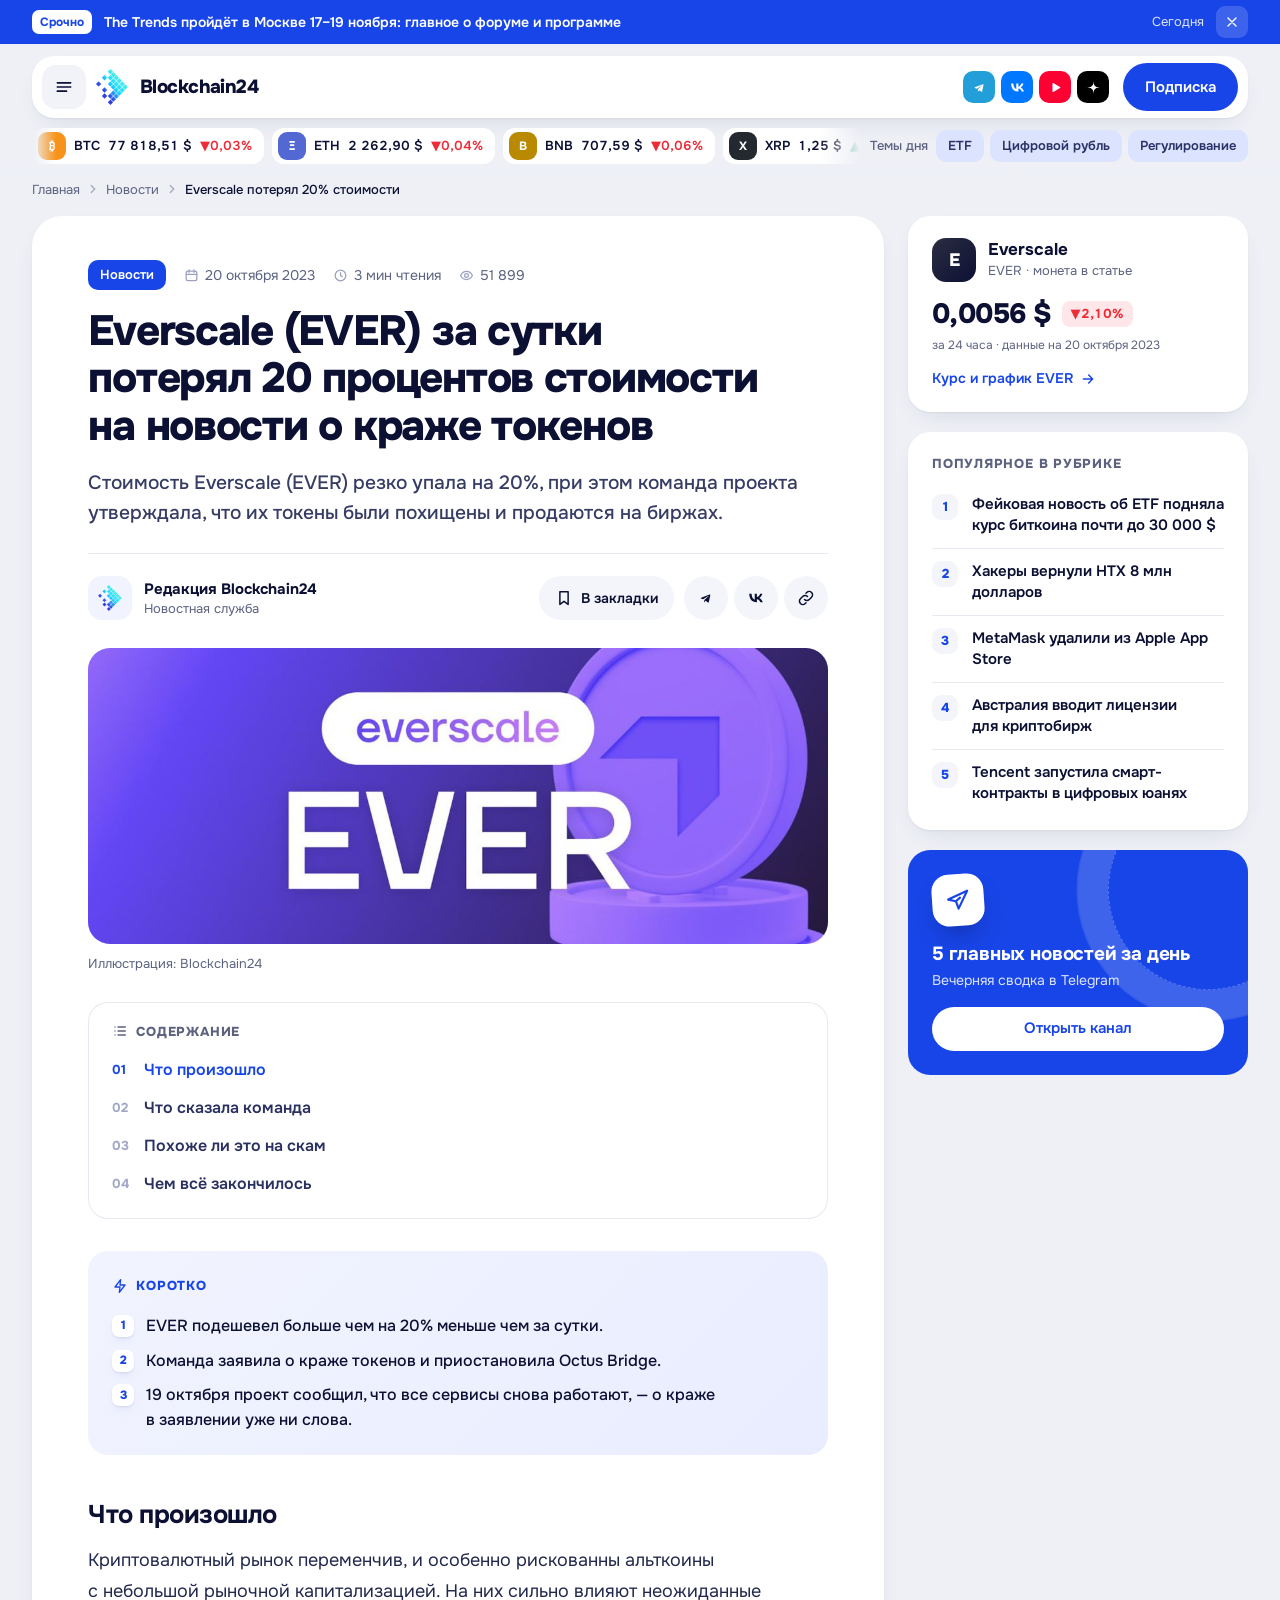
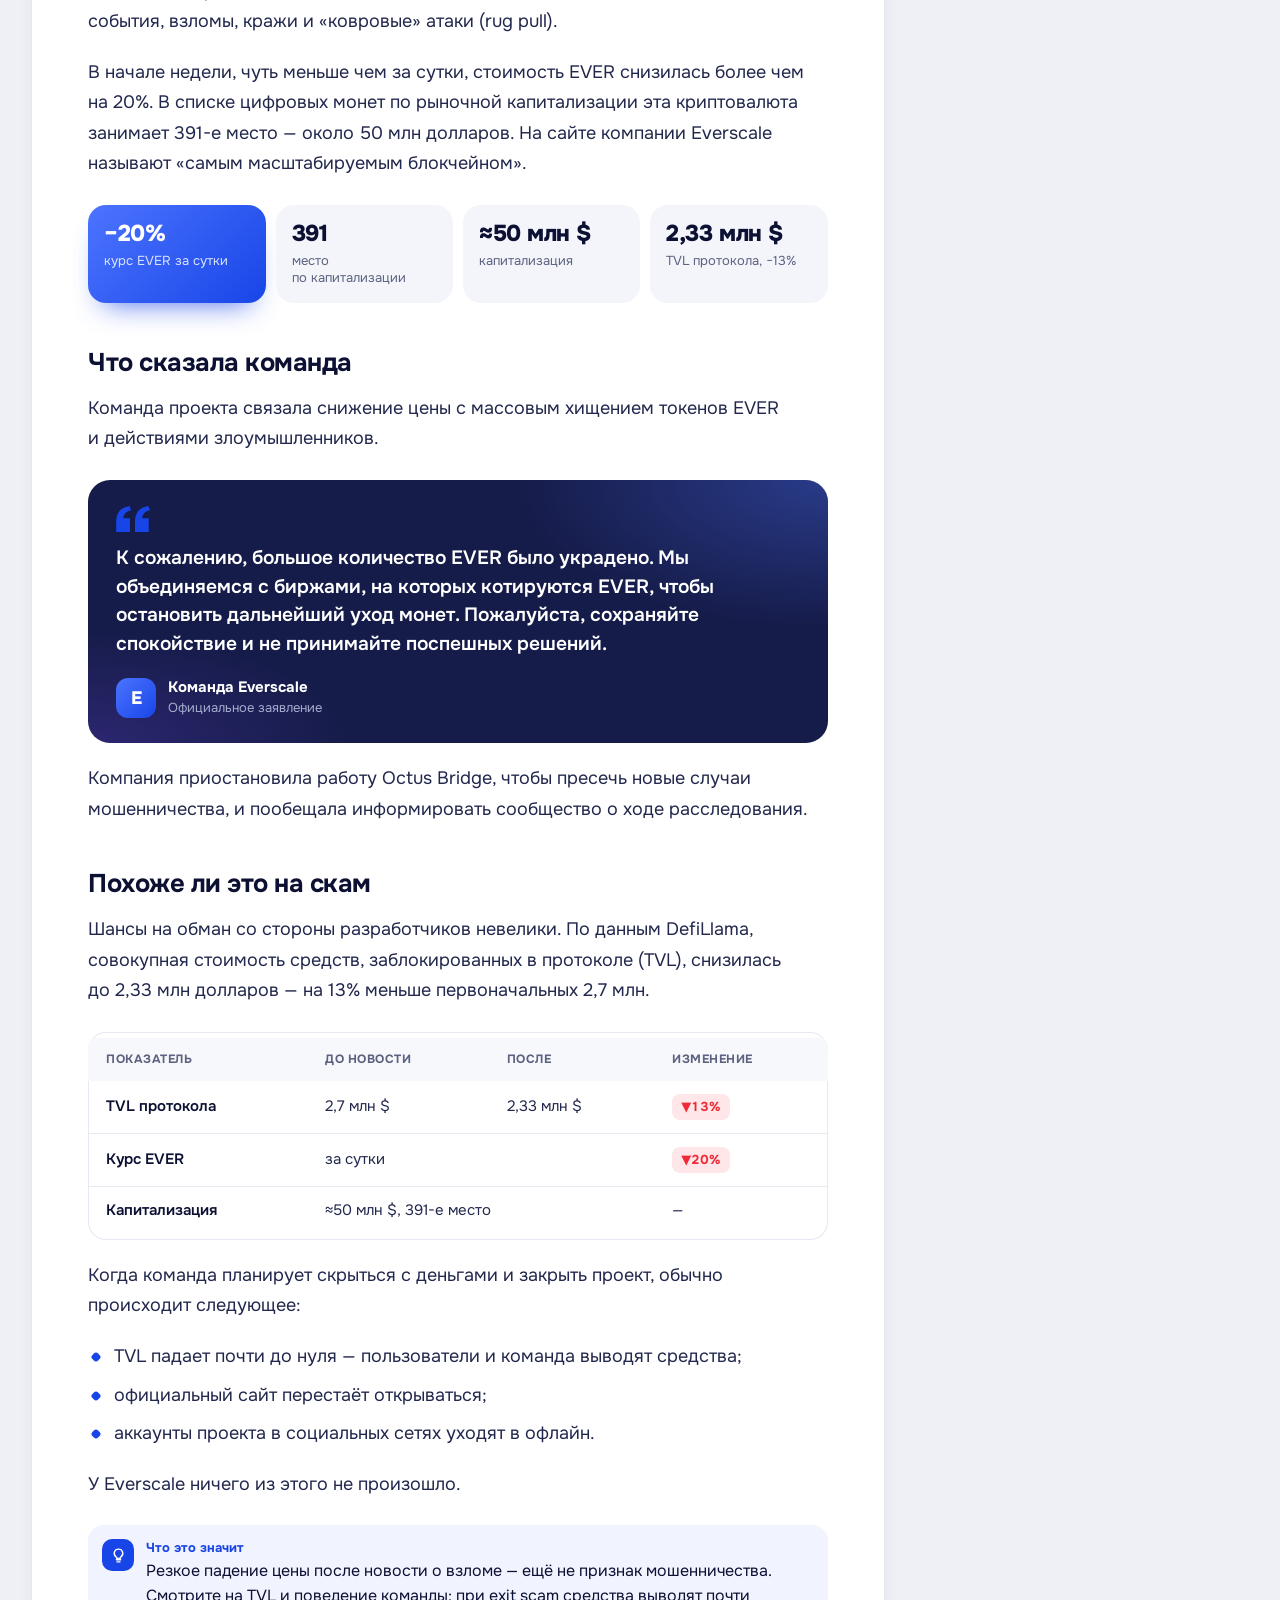
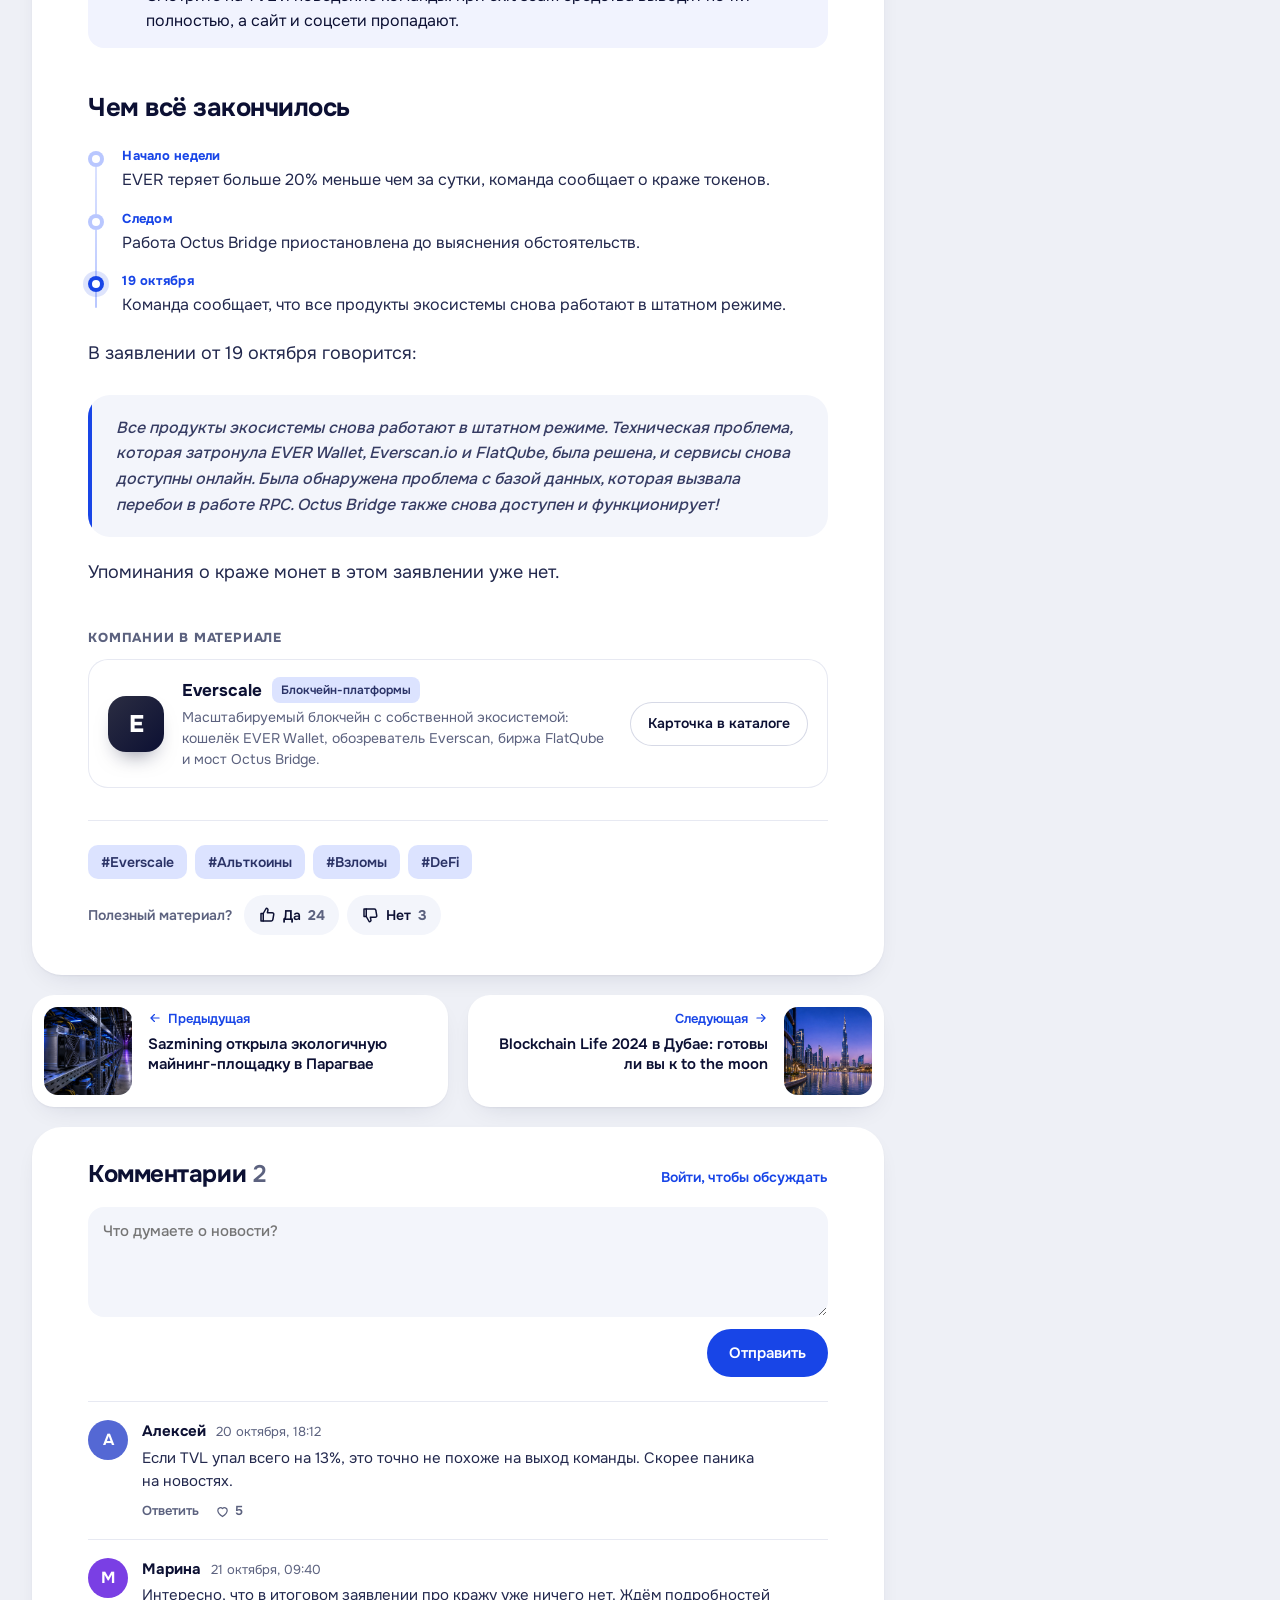
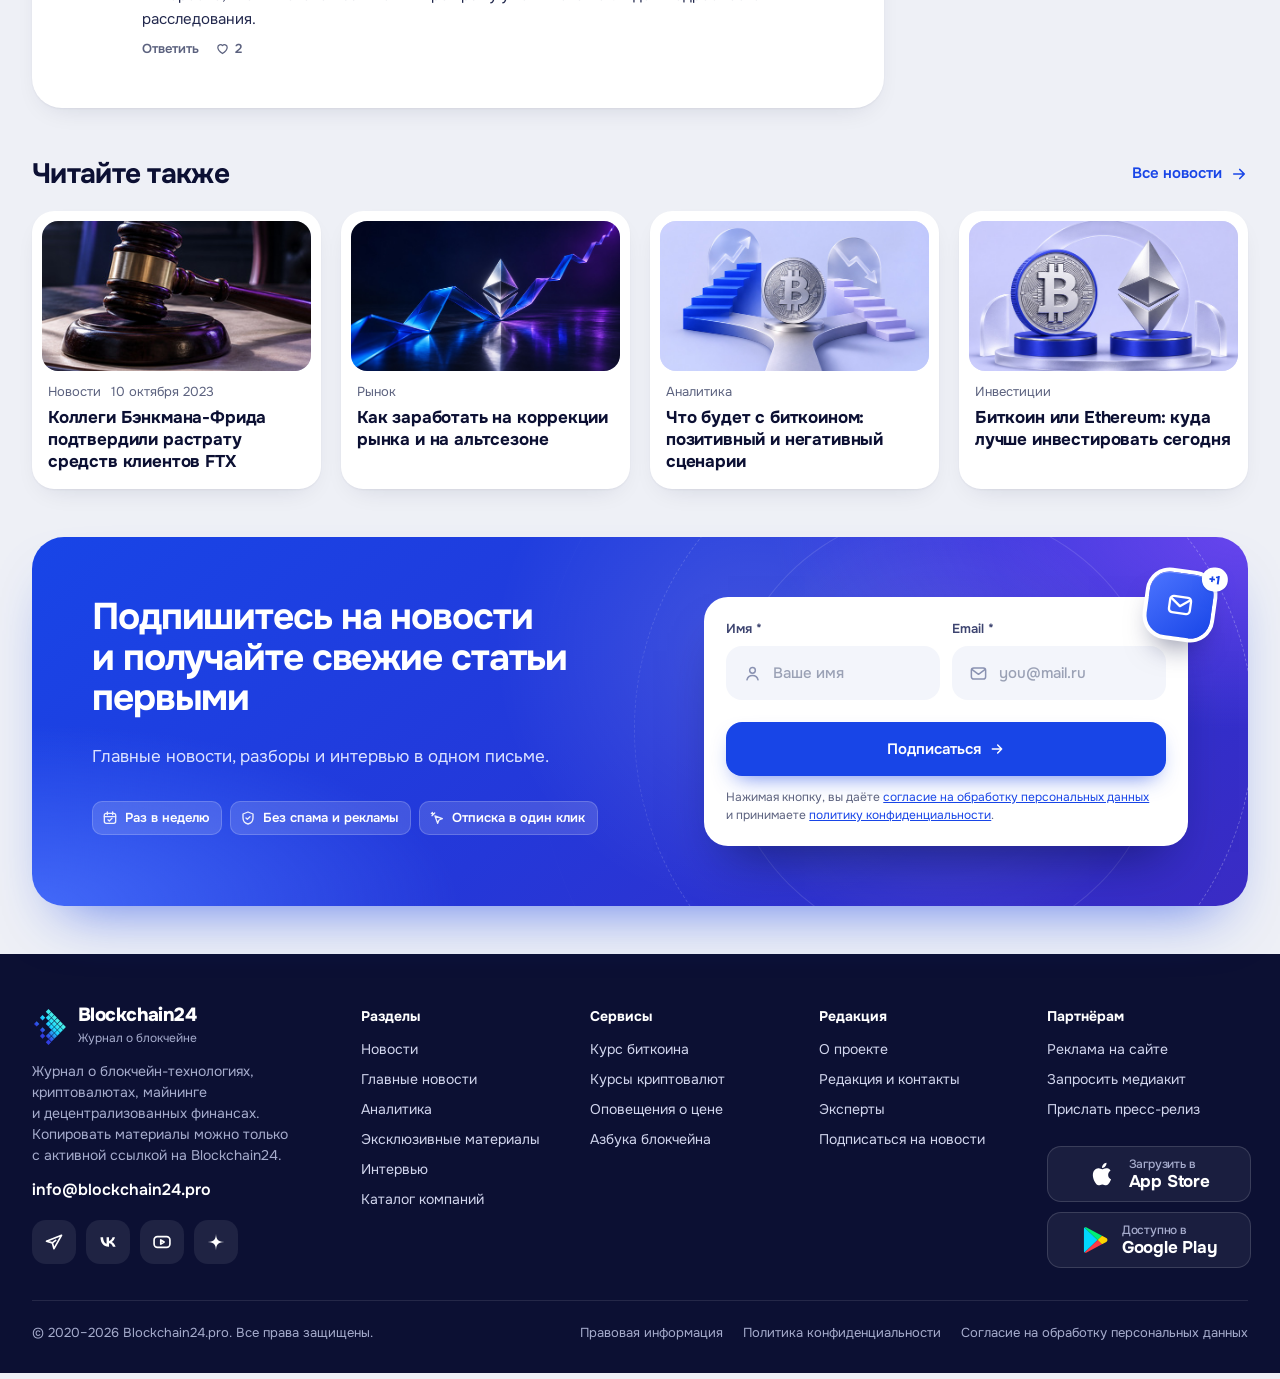
<file: article.html>
<!doctype html>
<html lang="ru">
<head>
<meta charset="utf-8">
<meta name="viewport" content="width=device-width, initial-scale=1">
<title>Everscale (EVER) за сутки потерял 20% стоимости на новости о краже токенов — Blockchain24</title>
<meta name="description" content="Стоимость Everscale (EVER) резко упала на 20%, при этом команда проекта утверждала, что их токены были похищены и продаются на биржах.">
<link rel="preconnect" href="https://fonts.googleapis.com">
<link rel="preconnect" href="https://fonts.gstatic.com" crossorigin>
<link rel="preconnect" href="https://api.coingecko.com">
<link rel="stylesheet" href="https://fonts.googleapis.com/css2?family=Onest:wght@400;500;600;700;800&display=swap">
<link rel="stylesheet" href="css/main.css">
<link rel="stylesheet" href="css/article.css">
</head>
<body>

<header class="hdr" id="hdr">
<!-- Блок 0. Срочно: появляется, только когда редактор ставит срочную новость -->
<div class="urgent" id="urgent">
<div class="wrap">
<b>Срочно</b>
<a href="https://blockchain24.pro/events">The Trends пройдёт в Москве 17–19 ноября: главное о форуме и программе</a>
<time datetime="2026-11-02">Сегодня</time>
<button type="button" aria-label="Скрыть срочную новость" id="urgentClose"><svg class="ic" width="16" height="16" viewBox="0 0 24 24" aria-hidden="true"><path d="M6 6l12 12M18 6 6 18"/></svg></button>
</div>
</div>
<div class="wrap hdr-in">
<div class="card hdr-card" id="hdrCard">
<div class="hdr-l">
<button class="ibtn burger" type="button" aria-label="Открыть меню" data-open="menu"><svg class="ic" width="20" height="20" viewBox="0 0 24 24" aria-hidden="true"><path d="M4 7h16M4 12h16M4 17h11"/></svg></button>
<a class="logo" href="index.html" aria-label="Blockchain24 — на главную">
<img class="logo-mark" src="img/logo.svg" alt="" width="36" height="36" onerror="this.onerror=null;this.src='https://blockchain24.pro/static/common/logo.svg'">
<span class="logo-t"><b>Blockchain24</b><small>Журнал о блокчейне</small></span>
</a>
</div>
<nav class="capsule" aria-label="Разделы">
<a href="index.html">Главная</a>
<a href="news.html" aria-current="page">Новости</a>
<a href="https://blockchain24.pro/articles">Аналитика</a>
<a href="https://blockchain24.pro/interview">Интервью</a>
<a href="https://blockchain24.pro/abc">Азбука</a>
<a href="https://blockchain24.pro/coins">Курсы</a>
<a href="https://blockchain24.pro/events">События</a>
</nav>
<div class="hdr-act">
<div class="hsoc">
<a class="bs bs-tg" href="https://t.me/blockchain24_pro" target="_blank" rel="noopener" aria-label="Telegram-канал Blockchain24"><svg width="20" height="20" viewBox="0 0 24 24" aria-hidden="true"><path fill="#fff" d="M5.4 11.7 16.9 7.3c.5-.2 1 .1.8 1l-2 9.2c-.1.6-.6.8-1.1.5l-3-2.2-1.4 1.4c-.2.2-.3.3-.6.3l.2-3 5.5-5c.2-.2 0-.3-.3-.1l-6.8 4.3-2.9-.9c-.6-.2-.6-.6.1-.9Z"/></svg></a>
<a class="bs bs-vk" href="https://vk.com/blockchain_24" target="_blank" rel="noopener" aria-label="ВКонтакте"><svg width="20" height="20" viewBox="0 0 24 24" aria-hidden="true"><path fill="#fff" d="M12.8 17.6C6.6 17.6 3.1 13.4 3 6.4h3.1c.1 5.1 2.4 7.3 4.2 7.8V6.4h2.9v4.4c1.8-.2 3.7-2.2 4.3-4.4h2.9c-.5 2.7-2.5 4.7-3.9 5.5 1.4.7 3.7 2.4 4.6 5.7h-3.2c-.7-2.2-2.4-3.9-4.7-4.1v4.1h-.4Z"/></svg></a>
<a class="bs bs-yt" href="https://www.youtube.com/channel/UCxp7e_NhKW5kE62bEnx2N1w" target="_blank" rel="noopener" aria-label="YouTube"><svg width="20" height="20" viewBox="0 0 24 24" aria-hidden="true"><path fill="#fff" stroke="#fff" stroke-width="1.6" stroke-linejoin="round" d="M8.5 6.5 18 12l-9.5 5.5Z"/></svg></a>
<a class="bs bs-dz" href="https://zen.yandex.ru/id/6181284bb79a3d0793bf7cbc?lang=ru" target="_blank" rel="noopener" aria-label="Дзен"><svg width="18" height="18" viewBox="0 0 24 24" aria-hidden="true"><path fill="#fff" d="M12 2c.3 5.6 1.2 9.7 10 10-8.8.3-9.7 4.4-10 10-.3-5.6-1.2-9.7-10-10 8.8-.3 9.7-4.4 10-10Z"/></svg></a>
</div>
<button class="search" type="button" data-open="search" aria-label="Поиск по журналу"><svg class="ic" width="17" height="17" viewBox="0 0 24 24" aria-hidden="true"><circle cx="11" cy="11" r="7"/><path d="m20 20-3.5-3.5"/></svg><span>Поиск по журналу</span></button>
<a class="ibtn usr" href="https://blockchain24.pro/login" aria-label="Личный кабинет"><svg class="ic" width="19" height="19" viewBox="0 0 24 24" aria-hidden="true"><circle cx="12" cy="8" r="4"/><path d="M4 21c1.5-4 4.5-6 8-6s6.5 2 8 6"/></svg><span>Войти</span></a>
<a class="btn btn-p cta-l" href="#subscribe" style="height:44px">Подписаться</a>
<a class="btn btn-p cta-s" href="#subscribe">Подписка</a>
</div>
</div>
<div class="hdr-row" id="row2">
<div class="rates" aria-label="Курсы криптовалют" id="hdrRates"></div>
<div class="topics"><span>Темы дня</span><a href="https://blockchain24.pro/feykovaya-novost-pro-odobreniye-etf-podnyala-stoimost-bitkoina-pochti-do-30000-dollarov">ETF</a><a href="https://blockchain24.pro/sber-prisoyedinyayetsya-k-testirovaniyu-tsifrovogo-rublya-s-realnymi-kliyentami">Цифровой рубль</a><a href="https://blockchain24.pro/regulirovaniye-kriptovalyut-v-rossii-v-2023-godu">Регулирование</a></div>
</div>
</div>
</header>
<div id="hdrSpace" aria-hidden="true"></div>

<div class="art-progress" id="artProgress" aria-hidden="true"></div>

<main>
<div class="wrap art-top">
<nav class="crumbs" aria-label="Хлебные крошки"><a href="index.html">Главная</a><a href="news.html" aria-current="page">Новости</a><span aria-current="page">Everscale потерял 20% стоимости</span></nav>
</div>

<div class="wrap art-grid">
<div class="art-col">
<article class="card art" id="art">
<header class="art-h">
<div class="art-meta">
<a class="tag tag-b" href="news.html">Новости</a>
<time datetime="2023-10-20"><svg class="ic" width="15" height="15" viewBox="0 0 24 24" aria-hidden="true"><rect x="3.5" y="5" width="17" height="15" rx="3"/><path d="M3.5 10h17M8 3v4M16 3v4"/></svg>20 октября 2023</time>
<span><svg class="ic" width="15" height="15" viewBox="0 0 24 24" aria-hidden="true"><circle cx="12" cy="12" r="8.5"/><path d="M12 7.5V12l3 2"/></svg>3 мин чтения</span>
<span><svg class="ic" width="15" height="15" viewBox="0 0 24 24" aria-hidden="true"><path d="M2.5 12S6 5.5 12 5.5 21.5 12 21.5 12 18 18.5 12 18.5 2.5 12 2.5 12Z"/><circle cx="12" cy="12" r="3"/></svg>51 899</span>
</div>
<h1 class="art-t">Everscale (EVER) за сутки потерял 20 процентов стоимости на новости о краже токенов</h1>
<p class="art-lead">Стоимость Everscale (EVER) резко упала на 20%, при этом команда проекта утверждала, что их токены были похищены и продаются на биржах.</p>
<div class="art-by">
<a class="art-author" href="https://blockchain24.pro/about"><span class="art-ava"><img src="img/logo.svg" alt="" width="26" height="26" onerror="this.onerror=null;this.src='https://blockchain24.pro/static/common/logo.svg'"></span><span><b>Редакция Blockchain24</b><small>Новостная служба</small></span></a>
<div class="art-acts">
<button class="art-ib" type="button" data-save aria-pressed="false" aria-label="Сохранить в закладки"><svg class="ic" width="18" height="18" viewBox="0 0 24 24" aria-hidden="true"><path d="M6.5 3.5h11v17l-5.5-4-5.5 4Z"/></svg><span>В закладки</span></button>
<div class="share" aria-label="Поделиться">
<a class="share-a s-tg" href="https://t.me/share/url?url=https%3A%2F%2Fblockchain24.pro%2Feverscale-ever-za-sutki-poteryal-20-protsentov-stoimosti-na-novosti-o-krazhe-tokenov" target="_blank" rel="noopener" aria-label="Поделиться в Telegram"><svg width="18" height="18" viewBox="0 0 24 24" aria-hidden="true"><path fill="currentColor" d="M5.4 11.7 16.9 7.3c.5-.2 1 .1.8 1l-2 9.2c-.1.6-.6.8-1.1.5l-3-2.2-1.4 1.4c-.2.2-.3.3-.6.3l.2-3 5.5-5c.2-.2 0-.3-.3-.1l-6.8 4.3-2.9-.9c-.6-.2-.6-.6.1-.9Z"/></svg></a>
<a class="share-a s-vk" href="https://vk.com/share.php?url=https%3A%2F%2Fblockchain24.pro%2Feverscale-ever-za-sutki-poteryal-20-protsentov-stoimosti-na-novosti-o-krazhe-tokenov" target="_blank" rel="noopener" aria-label="Поделиться во ВКонтакте"><svg width="18" height="18" viewBox="0 0 24 24" aria-hidden="true"><path fill="currentColor" d="M12.8 17.6C6.6 17.6 3.1 13.4 3 6.4h3.1c.1 5.1 2.4 7.3 4.2 7.8V6.4h2.9v4.4c1.8-.2 3.7-2.2 4.3-4.4h2.9c-.5 2.7-2.5 4.7-3.9 5.5 1.4.7 3.7 2.4 4.6 5.7h-3.2c-.7-2.2-2.4-3.9-4.7-4.1v4.1h-.4Z"/></svg></a>
<button class="share-a" type="button" data-copy aria-label="Скопировать ссылку"><svg class="ic" width="18" height="18" viewBox="0 0 24 24" aria-hidden="true"><path d="M10 14a4.5 4.5 0 0 0 6.4 0l3-3a4.5 4.5 0 0 0-6.4-6.4l-1 1"/><path d="M14 10a4.5 4.5 0 0 0-6.4 0l-3 3a4.5 4.5 0 0 0 6.4 6.4l1-1"/></svg></button>
</div>
</div>
</div>
</header>

<figure class="art-cover">
<span class="media"><img src="img/article-everscale.jpg" alt="Логотип Everscale и график падения курса" width="1140" height="456"></span>
<figcaption>Иллюстрация: Blockchain24</figcaption>
</figure>

<nav class="toc-in" id="tocIn" aria-labelledby="tocInT"><h2 id="tocInT"><svg class="ic" width="16" height="16" viewBox="0 0 24 24" aria-hidden="true"><path d="M9 6h11M9 12h11M9 18h11M4.5 6h.01M4.5 12h.01M4.5 18h.01"/></svg>Содержание</h2><ol id="toc"></ol></nav>

<div class="prose" id="prose">
<aside class="keys" aria-label="Коротко">
<b class="keys-t"><svg class="ic" width="16" height="16" viewBox="0 0 24 24" aria-hidden="true"><path d="M13 2.5 4.5 13.5H12l-1 8 8.5-11H12Z"/></svg>Коротко</b>
<ul>
<li>EVER подешевел больше чем на 20% меньше чем за сутки.</li>
<li>Команда заявила о краже токенов и приостановила Octus Bridge.</li>
<li>19 октября проект сообщил, что все сервисы снова работают, — о краже в заявлении уже ни слова.</li>
</ul>
</aside>

<h2 id="s1">Что произошло</h2>
<p>Криптовалютный рынок переменчив, и особенно рискованны альткоины с небольшой рыночной капитализацией. На них сильно влияют неожиданные события, взломы, кражи и «ковровые» атаки (rug pull).</p>
<p>В начале недели, чуть меньше чем за сутки, стоимость EVER снизилась более чем на 20%. В списке цифровых монет по рыночной капитализации эта криптовалюта занимает 391-е место — около 50 млн долларов. На сайте компании Everscale называют «самым масштабируемым блокчейном».</p>

<div class="stats" aria-label="EVER в цифрах">
<div class="stat hot"><b>−20%</b><span>курс EVER за сутки</span></div>
<div class="stat"><b>391</b><span>место по капитализации</span></div>
<div class="stat"><b>≈50 млн $</b><span>капитализация</span></div>
<div class="stat"><b>2,33 млн $</b><span>TVL протокола, −13%</span></div>
</div>

<h2 id="s2">Что сказала команда</h2>
<p>Команда проекта связала снижение цены с массовым хищением токенов EVER и действиями злоумышленников.</p>
<blockquote class="quote">
<svg class="quote-m" width="34" height="26" viewBox="0 0 44 34" aria-hidden="true"><path d="M0 34V20.4C0 8.6 6.4 1.6 17.6 0l1.8 5.4C12.6 7 9.6 11 9.4 16H18v18Zm24.6 0V20.4C24.6 8.6 31 1.6 42.2 0L44 5.4C37.2 7 34.2 11 34 16h8.6v18Z"/></svg>
<p>К сожалению, большое количество EVER было украдено. Мы объединяемся с биржами, на которых котируются EVER, чтобы остановить дальнейший уход монет. Пожалуйста, сохраняйте спокойствие и не принимайте поспешных решений.</p>
<footer><span class="quote-ava" aria-hidden="true">E</span><span><b>Команда Everscale</b><small>Официальное заявление</small></span></footer>
</blockquote>
<p>Компания приостановила работу Octus Bridge, чтобы пресечь новые случаи мошенничества, и пообещала информировать сообщество о ходе расследования.</p>

<h2 id="s3">Похоже ли это на скам</h2>
<p>Шансы на обман со стороны разработчиков невелики. По данным DefiLlama, совокупная стоимость средств, заблокированных в протоколе (TVL), снизилась до 2,33 млн долларов — на 13% меньше первоначальных 2,7 млн.</p>
<div class="tbl" role="region" aria-label="Показатели Everscale" tabindex="0">
<table>
<thead><tr><th scope="col">Показатель</th><th scope="col">До новости</th><th scope="col">После</th><th scope="col">Изменение</th></tr></thead>
<tbody>
<tr><th scope="row">TVL протокола</th><td>2,7 млн $</td><td>2,33 млн $</td><td><span class="chg down">▼13%</span></td></tr>
<tr><th scope="row">Курс EVER</th><td colspan="2">за сутки</td><td><span class="chg down">▼20%</span></td></tr>
<tr><th scope="row">Капитализация</th><td colspan="2">≈50 млн $, 391-е место</td><td>—</td></tr>
</tbody>
</table>
</div>
<p>Когда команда планирует скрыться с деньгами и закрыть проект, обычно происходит следующее:</p>
<ul>
<li>TVL падает почти до нуля — пользователи и команда выводят средства;</li>
<li>официальный сайт перестаёт открываться;</li>
<li>аккаунты проекта в социальных сетях уходят в офлайн.</li>
</ul>
<p>У Everscale ничего из этого не произошло.</p>
<aside class="means note">
<span class="sq" aria-hidden="true"><svg class="ic" width="17" height="17" viewBox="0 0 24 24" style="color:#fff"><path d="M9 18h6M10 21h4M12 3a6 6 0 0 0-3.5 10.9c.6.4 1 1.1 1 1.8V16h5v-.3c0-.7.4-1.4 1-1.8A6 6 0 0 0 12 3Z"/></svg></span>
<span><b>Что это значит</b><span>Резкое падение цены после новости о взломе — ещё не признак мошенничества. Смотрите на TVL и поведение команды: при exit scam средства выводят почти полностью, а сайт и соцсети пропадают.</span></span>
</aside>

<h2 id="s4">Чем всё закончилось</h2>
<ol class="tl">
<li><time>Начало недели</time><p>EVER теряет больше 20% меньше чем за сутки, команда сообщает о краже токенов.</p></li>
<li><time>Следом</time><p>Работа Octus Bridge приостановлена до выяснения обстоятельств.</p></li>
<li class="on"><time datetime="2023-10-19">19 октября</time><p>Команда сообщает, что все продукты экосистемы снова работают в штатном режиме.</p></li>
</ol>
<p>В заявлении от 19 октября говорится:</p>
<blockquote class="quote quote-s">
<p>Все продукты экосистемы снова работают в штатном режиме. Техническая проблема, которая затронула EVER Wallet, Everscan.io и FlatQube, была решена, и сервисы снова доступны онлайн. Была обнаружена проблема с базой данных, которая вызвала перебои в работе RPC. Octus Bridge также снова доступен и функционирует!</p>
</blockquote>
<p>Упоминания о краже монет в этом заявлении уже нет.</p>
</div>

<!-- Компании из материала: связка статьи с каталогом организаций -->
<section class="art-co" aria-labelledby="coT">
<h2 id="coT" class="art-sub">Компании в материале</h2>
<div class="co-card">
<span class="co-logo" aria-hidden="true">E</span>
<div class="co-b">
<div class="co-h"><b>Everscale</b><span class="tag">Блокчейн-платформы</span></div>
<p>Масштабируемый блокчейн с собственной экосистемой: кошелёк EVER Wallet, обозреватель Everscan, биржа FlatQube и мост Octus Bridge.</p>
</div>
<a class="btn btn-o co-btn" href="#">Карточка в каталоге</a>
</div>
</section>

<footer class="art-f">
<div class="art-tags" aria-label="Теги"><a href="https://blockchain24.pro/search?q=Everscale">#Everscale</a><a href="https://blockchain24.pro/search?q=альткоины">#Альткоины</a><a href="https://blockchain24.pro/search?q=взлом">#Взломы</a><a href="https://blockchain24.pro/search?q=DeFi">#DeFi</a></div>
<div class="react">
<span class="react-t">Полезный материал?</span>
<div class="react-b">
<button type="button" class="rb" data-vote="up" aria-pressed="false"><svg class="ic" width="18" height="18" viewBox="0 0 24 24" aria-hidden="true"><path d="M7 10v10H4V10Z"/><path d="M7 10l4-7c1.7 0 2.6 1.2 2.2 2.8L12.5 9H19a2 2 0 0 1 2 2.3l-1.2 6.8a2 2 0 0 1-2 1.9H7"/></svg><span>Да</span><b>24</b></button>
<button type="button" class="rb" data-vote="down" aria-pressed="false"><svg class="ic" width="18" height="18" viewBox="0 0 24 24" aria-hidden="true" style="transform:scaleY(-1)"><path d="M7 10v10H4V10Z"/><path d="M7 10l4-7c1.7 0 2.6 1.2 2.2 2.8L12.5 9H19a2 2 0 0 1 2 2.3l-1.2 6.8a2 2 0 0 1-2 1.9H7"/></svg><span>Нет</span><b>3</b></button>
</div>
</div>
</footer>
</article>

<!-- Навигация по соседним материалам вместо бесконечной подгрузки -->
<nav class="pn" aria-label="Соседние материалы">
<a class="card pn-a hov" href="https://blockchain24.pro/sazmining-zapustila-ekologichnuyu-mayning-ploshchadku-v-paragvaye"><span class="media r1"><img src="img/rubric-3.jpg" alt="" onerror="this.remove()"></span><span class="pn-b"><small><svg class="ic" width="14" height="14" viewBox="0 0 24 24" aria-hidden="true"><path d="M19 12H5M11 6l-6 6 6 6"/></svg>Предыдущая</small><span class="hl cl t-sm">Sazmining открыла экологичную майнинг-площадку в Парагвае</span></span></a>
<a class="card pn-a nx hov" href="https://blockchain24.pro/forum-blockchain-life-2024-v-dubaye-gotovy-li-vy-k-to-the-moon"><span class="media r1"><img src="img/pick-3.jpg" alt="" onerror="this.remove()"></span><span class="pn-b"><small>Следующая<svg class="ic" width="14" height="14" viewBox="0 0 24 24" aria-hidden="true"><path d="M5 12h14M13 6l6 6-6 6"/></svg></small><span class="hl cl t-sm">Blockchain Life 2024 в Дубае: готовы ли вы к to the moon</span></span></a>
</nav>

<!-- Комментарии. ЗАГЛУШКИ: два комментария ниже придуманы для макета -->
<section class="card cm" id="comments" aria-labelledby="cmT">
<div class="cm-h"><h2 id="cmT">Комментарии <span>2</span></h2><a class="lnk" href="https://blockchain24.pro/login">Войти, чтобы обсуждать</a></div>
<form class="cm-form js-form" novalidate>
<div data-body>
<label class="fld"><span class="sr">Комментарий</span><textarea name="comment" required placeholder="Что думаете о новости?"></textarea></label>
<div class="cm-row"><p class="err" hidden>Напишите текст комментария</p><button class="btn btn-p" type="submit">Отправить</button></div>
</div>
<div class="ok" data-ok hidden><span class="sq" aria-hidden="true"><svg class="ic" width="24" height="24" viewBox="0 0 24 24"><path d="m5 12 5 5 9-10"/></svg></span><b>Комментарий отправлен</b><p>Он появится после проверки модератором.</p></div>
</form>
<ul class="cm-list">
<li class="cmi"><span class="cm-ava" style="background:#5468D4" aria-hidden="true">А</span><div><div class="cm-top"><b>Алексей</b><time datetime="2023-10-20T18:12">20 октября, 18:12</time></div><p>Если TVL упал всего на 13%, это точно не похоже на выход команды. Скорее паника на новостях.</p><div class="cm-act"><button type="button">Ответить</button><button type="button" class="cm-like"><svg class="ic" width="15" height="15" viewBox="0 0 24 24" aria-hidden="true"><path d="M12 20s-7.5-4.6-7.5-10A4.3 4.3 0 0 1 12 7.4 4.3 4.3 0 0 1 19.5 10c0 5.4-7.5 10-7.5 10Z"/></svg>5</button></div></div></li>
<li class="cmi"><span class="cm-ava" style="background:#7A3FE4" aria-hidden="true">М</span><div><div class="cm-top"><b>Марина</b><time datetime="2023-10-21T09:40">21 октября, 09:40</time></div><p>Интересно, что в итоговом заявлении про кражу уже ничего нет. Ждём подробностей расследования.</p><div class="cm-act"><button type="button">Ответить</button><button type="button" class="cm-like"><svg class="ic" width="15" height="15" viewBox="0 0 24 24" aria-hidden="true"><path d="M12 20s-7.5-4.6-7.5-10A4.3 4.3 0 0 1 12 7.4 4.3 4.3 0 0 1 19.5 10c0 5.4-7.5 10-7.5 10Z"/></svg>2</button></div></div></li>
</ul>
</section>
</div>

<aside class="art-side" aria-label="Дополнительно">
<!-- Монета из статьи: курс подтягивается из CoinGecko -->
<section class="card coin-w" aria-labelledby="coinT">
<div class="coin-h"><span class="coin-ic" aria-hidden="true">E</span><div><h2 id="coinT">Everscale</h2><small>EVER · монета в статье</small></div></div>
<div class="coin-p"><b id="everP">0,0056 $</b><span class="chg down" id="everC">▼2,10%</span></div>
<p class="coin-s" id="everS">за 24 часа · данные на 20 октября 2023</p>
<a class="lnk lnk-ar" href="https://blockchain24.pro/coins">Курс и график EVER</a>
</section>
<section class="card side-pop" aria-labelledby="popT">
<h2 id="popT">Популярное в рубрике</h2>
<ol>
<li><a href="https://blockchain24.pro/feykovaya-novost-pro-odobreniye-etf-podnyala-stoimost-bitkoina-pochti-do-30000-dollarov">Фейковая новость об ETF подняла курс биткоина почти до 30 000 $</a></li>
<li><a href="https://blockchain24.pro/khakery-vernuli-birzhe-htx-8-mln-dollarov-i-poluchili-obeshchanoye-voznagrazhdeniye-v-razmere-250-eth">Хакеры вернули HTX 8 млн долларов</a></li>
<li><a href="https://blockchain24.pro/koshelek-metamask-udalen-iz-marketpleysa-apple-app-store">MetaMask удалили из Apple App Store</a></li>
<li><a href="https://blockchain24.pro/avstralii-vvodit-litsenzirovaniye-dlya-kriptobirzh">Австралия вводит лицензии для криптобирж</a></li>
<li><a href="https://blockchain24.pro/kitayskaya-it-korporatsiya-tencent-vvodit-uslugi-smart-kontraktov-v-tsifrovykh-yuanyakh">Tencent запустила смарт-контракты в цифровых юанях</a></li>
</ol>
</section>
<div class="side-stick">
<section class="tg-mini" aria-labelledby="tgmT">
<span class="tg-mini-ic" aria-hidden="true"><svg width="26" height="26" viewBox="0 0 24 24"><path d="M21 4 3 11l7 2 2 7 9-16Z"/><path d="m10 13 4-3"/></svg></span>
<h2 id="tgmT">5 главных новостей за день</h2>
<p>Вечерняя сводка в Telegram</p>
<a class="btn btn-w" href="https://t.me/blockchain24_pro" target="_blank" rel="noopener">Открыть канал</a>
</section>
</div>
</aside>
</div>

<!-- Читайте также -->
<section class="wrap sec" aria-labelledby="alsoT">
<div class="sec-h"><div><h2 id="alsoT">Читайте также</h2></div><a class="btn btn-o" href="https://blockchain24.pro/news">Все новости</a></div>
<div class="more">
<a class="card mc hov" href="https://blockchain24.pro/protiv-benkmana-frida-dayut-pokazaniya-kollegi-podtverzhdaya-rastratu-sredstv-kliyentov-ftx"><span class="media"><img src="./img/important-3.jpg" alt="" onerror="this.remove()"></span><span class="b"><span class="meta"><span>Новости</span><time datetime="2023-10-10">10 октября 2023</time></span><span class="hl cl t-card">Коллеги Бэнкмана-Фрида подтвердили растрату средств клиентов FTX</span></span></a>
<a class="card mc hov" href="https://blockchain24.pro/kak-zarabotat-na-korrekcii-rynka"><span class="media"><img src="./img/more-5.jpg" alt="" onerror="this.remove()"></span><span class="b"><span class="meta"><span>Рынок</span></span><span class="hl cl t-card">Как заработать на коррекции рынка и на альтсезоне</span></span></a>
<a class="card mc hov" href="https://blockchain24.pro/chto-budet-s-bitkoinom-pozitivnye-i-negativnye-scenarii-razvitiya-sobytij"><span class="media"><img src="./img/more-1.jpg" alt="" onerror="this.remove()"></span><span class="b"><span class="meta"><span>Аналитика</span></span><span class="hl cl t-card">Что будет с биткоином: позитивный и негативный сценарии</span></span></a>
<a class="card mc hov" href="https://blockchain24.pro/bitcoin-ili-ethereum-kuda-luchshe-investirovat-segodnya"><span class="media"><img src="./img/more-6.jpg" alt="" onerror="this.remove()"></span><span class="b"><span class="meta"><span>Инвестиции</span></span><span class="hl cl t-card">Биткоин или Ethereum: куда лучше инвестировать сегодня</span></span></a>
</div>
</section>

<!-- 13. Подписка на новости -->
<section class="wrap sec" id="subscribe" aria-labelledby="mailT">
<div class="sub-mail">
<div class="mail-art" aria-hidden="true"><span class="ma-r r1"></span><span class="ma-r r2"></span><span class="ma-r r3"></span></div>
<div class="sub-mail-t">
<h2 id="mailT">Подпишитесь на новости и получайте свежие статьи первыми</h2>
<p>Главные новости, разборы и интервью в одном письме.<span class="mf-at" aria-hidden="true"><svg width="20" height="20" viewBox="0 0 24 24"><circle cx="12" cy="12" r="3.6"/><path d="M15.6 12v1.4a2.6 2.6 0 0 0 5.2 0V12a8.8 8.8 0 1 0-3.5 7"/></svg></span></p>
<ul class="perks" aria-label="Что вы получите">
<li><svg class="ic" width="16" height="16" viewBox="0 0 24 24" aria-hidden="true"><rect x="3.5" y="5" width="17" height="15" rx="3"/><path d="M3.5 10h17M8 3v4M16 3v4"/><path d="M9 14.5l2 2 4-4"/></svg>Раз в неделю</li>
<li><svg class="ic" width="16" height="16" viewBox="0 0 24 24" aria-hidden="true"><path d="M12 3 4.5 6v5.5c0 4.5 3.2 8.3 7.5 9.5 4.3-1.2 7.5-5 7.5-9.5V6Z"/><path d="m9 12 2 2 4-4"/></svg>Без спама и рекламы</li>
<li><svg class="ic" width="16" height="16" viewBox="0 0 24 24" aria-hidden="true"><path d="m9 9 11 4-5 2-2 5Z"/><path d="M5 3.5v2.5M3.5 5H6M8.5 4.5l-1.5 1.5M4.5 8.5 6 7"/></svg>Отписка в один клик</li>
</ul>
<form class="js-form mail-form" novalidate>
<span class="mf-tile" aria-hidden="true"><svg width="28" height="28" viewBox="0 0 24 24"><rect x="3" y="5" width="18" height="14" rx="3"/><path d="m4 7 8 6 8-6"/></svg><b>+1</b></span>
<div class="fields" data-body>
<div class="mail-row">
<label class="fld"><span>Имя *</span><input name="name" required autocomplete="given-name" placeholder="Ваше имя"></label>
<label class="fld"><span>Email *</span><input name="email" type="email" required autocomplete="email" placeholder="you@mail.ru"></label>
<button class="btn btn-p" type="submit">Подписаться<svg width="16" height="16" viewBox="0 0 24 24" aria-hidden="true"><path d="M5 12h14M13 6l6 6-6 6"/></svg></button>
</div>
<p class="err" hidden>Укажите имя и корректный email</p>
<p class="consent">Нажимая кнопку, вы даёте <a href="https://blockchain24.pro/soglasie" target="_blank" rel="noopener">согласие на обработку персональных данных</a> и принимаете <a href="https://blockchain24.pro/policy" target="_blank" rel="noopener">политику конфиденциальности</a>.</p>
</div>
<div class="ok" data-ok hidden><span class="sq" aria-hidden="true"><svg class="ic" width="24" height="24" viewBox="0 0 24 24"><path d="m5 12 5 5 9-10"/></svg></span><b>Вы подписаны</b><p>Первое письмо придёт с ближайшим выпуском.</p></div>
</form>
</div>
</div>
</section>
</main>

<footer class="ft">
<div class="wrap">
<div class="ft-top">
<div class="ft-brand">
<a class="logo" href="index.html" aria-label="Blockchain24 — на главную"><img class="logo-mark" src="img/logo.svg" alt="" width="36" height="36" onerror="this.onerror=null;this.src='https://blockchain24.pro/static/common/logo.svg'"><span class="logo-t"><b>Blockchain24</b><small>Журнал о блокчейне</small></span></a>
<p>Журнал о блокчейн-технологиях, криптовалютах, майнинге и децентрализованных финансах. Копировать материалы можно только с активной ссылкой на Blockchain24.</p>
<a class="ft-mail" href="mailto:info@blockchain24.pro">info@blockchain24.pro</a>
<div class="soc">
<a href="https://t.me/blockchain24_pro" target="_blank" rel="noopener" aria-label="Telegram"><svg class="ic" width="20" height="20" viewBox="0 0 24 24" aria-hidden="true"><path d="M21 4 3 11l7 2 2 7 9-16Z"/><path d="m10 13 4-3"/></svg></a>
<a href="https://vk.com/blockchain_24" target="_blank" rel="noopener" aria-label="ВКонтакте"><svg width="20" height="20" viewBox="0 0 24 24" aria-hidden="true"><path fill="currentColor" d="M12.8 17.6C6.6 17.6 3.1 13.4 3 6.4h3.1c.1 5.1 2.4 7.3 4.2 7.8V6.4h2.9v4.4c1.8-.2 3.7-2.2 4.3-4.4h2.9c-.5 2.7-2.5 4.7-3.9 5.5 1.4.7 3.7 2.4 4.6 5.7h-3.2c-.7-2.2-2.4-3.9-4.7-4.1v4.1h-.4Z"/></svg></a>
<a href="https://www.youtube.com/channel/UCxp7e_NhKW5kE62bEnx2N1w" target="_blank" rel="noopener" aria-label="YouTube"><svg class="ic" width="20" height="20" viewBox="0 0 24 24" aria-hidden="true"><rect x="2.5" y="5.5" width="19" height="13" rx="4"/><path d="m10.5 9.5 4 2.5-4 2.5Z"/></svg></a>
<a href="https://zen.yandex.ru/id/6181284bb79a3d0793bf7cbc?lang=ru" target="_blank" rel="noopener" aria-label="Дзен"><svg width="20" height="20" viewBox="0 0 24 24" aria-hidden="true"><path fill="currentColor" d="M12 2c.3 5.6 1.2 9.7 10 10-8.8.3-9.7 4.4-10 10-.3-5.6-1.2-9.7-10-10 8.8-.3 9.7-4.4 10-10Z"/></svg></a>
</div>
</div>
<div><h4>Разделы</h4><div class="ft-l"><a href="https://blockchain24.pro/news">Новости</a><a href="https://blockchain24.pro/top-news">Главные новости</a><a href="https://blockchain24.pro/articles">Аналитика</a><a href="https://blockchain24.pro/copyright">Эксклюзивные материалы</a><a href="https://blockchain24.pro/interview">Интервью</a><a href="catalog.html">Каталог компаний</a></div></div>
<div><h4>Сервисы</h4><div class="ft-l"><a href="https://blockchain24.pro/kurs-bitkoina">Курс биткоина</a><a href="https://blockchain24.pro/coins">Курсы криптовалют</a><a href="index.html#market">Оповещения о цене</a><a href="https://blockchain24.pro/abc">Азбука блокчейна</a></div></div>
<div><h4>Редакция</h4><div class="ft-l"><a href="https://blockchain24.pro/about">О проекте</a><a href="https://blockchain24.pro/contacts">Редакция и контакты</a><a href="https://blockchain24.pro/experts">Эксперты</a><a href="https://blockchain24.pro/subscribe">Подписаться на новости</a></div></div>
<div><h4>Партнёрам</h4><div class="ft-l"><a href="mailto:info@blockchain24.pro?subject=Реклама%20на%20Blockchain24">Реклама на сайте</a><a href="mailto:info@blockchain24.pro?subject=Медиакит">Запросить медиакит</a><a href="mailto:info@blockchain24.pro?subject=Пресс-релиз">Прислать пресс-релиз</a></div>
<div class="stores ft-stores"><a class="store" href="https://apps.apple.com/us/app/blockchain24/id1558326386" target="_blank" rel="noopener"><svg width="22" height="22" viewBox="0 0 24 24" aria-hidden="true" fill="currentColor"><path d="M16.4 12.6c0-2.4 2-3.6 2.1-3.7-1.1-1.7-2.9-1.9-3.5-1.9-1.5-.2-2.9.9-3.7.9-.8 0-1.9-.9-3.2-.8-1.6 0-3.1 1-4 2.4-1.7 3-.4 7.4 1.2 9.8.8 1.2 1.8 2.5 3 2.4 1.2 0 1.7-.8 3.1-.8 1.5 0 1.9.8 3.2.8 1.3 0 2.2-1.2 3-2.4.9-1.4 1.3-2.7 1.3-2.8 0 0-2.5-1-2.5-3.9ZM14 5.4c.7-.8 1.1-1.9 1-3-1 0-2.1.7-2.8 1.5-.6.7-1.2 1.8-1 2.9 1.1.1 2.1-.6 2.8-1.4Z"/></svg><span><small>Загрузить в</small>App Store</span></a><a class="store" href="https://play.google.com/store/apps/details?id=ru.devroom.blockchain24" target="_blank" rel="noopener"><svg width="20" height="22" viewBox="0 0 20 22" aria-hidden="true"><path d="M1 1.2 11.3 11 1 20.8c-.3-.2-.5-.6-.5-1V2.2c0-.4.2-.8.5-1Z" fill="#00D7FE"/><path d="m14.7 7.6-3.4 3.4L1 1.2c.2-.1.5-.2.8-.2.3 0 .5.1.8.2l12.1 6.4Z" fill="#00F076"/><path d="M14.7 14.4 2.6 20.8c-.3.1-.5.2-.8.2-.3 0-.6-.1-.8-.2L11.3 11l3.4 3.4Z" fill="#FF3A44"/><path d="M19 11c0 .6-.3 1.2-.9 1.5l-3.4 1.9-3.4-3.4 3.4-3.4 3.4 1.9c.6.3.9.9.9 1.5Z" fill="#FFD400"/></svg><span><small>Доступно в</small>Google Play</span></a></div></div>
</div>
<div class="ft-b">
<span>© 2020–2026 Blockchain24.pro. Все права защищены.</span>
<nav aria-label="Правовая информация"><a href="https://blockchain24.pro/pravo">Правовая информация</a><a href="https://blockchain24.pro/policy">Политика конфиденциальности</a><a href="https://blockchain24.pro/soglasie">Согласие на обработку персональных данных</a></nav>
</div>
</div>
</footer>
<button class="totop" type="button" id="toTop" aria-label="Наверх" hidden><svg class="totop-ring" viewBox="0 0 56 56" aria-hidden="true"><circle cx="28" cy="28" r="26"/><circle class="pr" cx="28" cy="28" r="26"/></svg><svg class="totop-ar" width="20" height="20" viewBox="0 0 24 24" aria-hidden="true"><path d="M12 19V5M5.5 11.5 12 5l6.5 6.5"/></svg></button>
<!-- Плавающее содержание: появляется, когда оглавление в начале статьи ушло за экран -->
<div class="toc-fl" id="tocFl">
<div class="toc-pop" id="tocPop" hidden><b>Содержание</b><ol></ol></div>
<button class="toc-pill" type="button" id="tocPill" aria-expanded="false" aria-controls="tocPop" aria-label="Содержание статьи"><svg class="ic" width="18" height="18" viewBox="0 0 24 24" aria-hidden="true"><path d="M9 6h11M9 12h11M9 18h11M4.5 6h.01M4.5 12h.01M4.5 18h.01"/></svg><span class="toc-n" id="tocN">1/4</span><span class="toc-c" id="tocC"></span><svg class="ic toc-ch" width="16" height="16" viewBox="0 0 24 24" aria-hidden="true"><path d="m6 15 6-6 6 6"/></svg><i class="toc-pr" aria-hidden="true"><i id="tocBar"></i></i></button>
</div>

<!-- Мобильное меню -->
<div class="ovl ovl-m" id="menu" hidden>
<div class="drawer" role="dialog" aria-modal="true" aria-label="Меню">
<div class="drawer-top">
<a class="logo" href="index.html"><img class="logo-mark" src="img/logo.svg" alt="" width="36" height="36" onerror="this.onerror=null;this.src='https://blockchain24.pro/static/common/logo.svg'"><span class="logo-t"><b>Blockchain24</b></span></a>
<button class="ibtn" type="button" data-close aria-label="Закрыть меню"><svg class="ic" width="20" height="20" viewBox="0 0 24 24" aria-hidden="true"><path d="M6 6l12 12M18 6 6 18"/></svg></button>
</div>
<nav aria-label="Разделы">
<a href="index.html">Главная</a><a href="news.html" aria-current="page">Новости</a><a href="https://blockchain24.pro/articles">Аналитика</a><a href="https://blockchain24.pro/interview">Интервью</a><a href="https://blockchain24.pro/abc">Азбука</a><a href="https://blockchain24.pro/coins">Курсы</a><a href="https://blockchain24.pro/events">События</a><a href="catalog.html">Каталог</a><a href="https://blockchain24.pro/login">Личный кабинет</a>
</nav>
<button class="btn btn-o" type="button" data-open="search">Поиск по журналу</button>
<a class="btn btn-p" href="#subscribe" data-close-nav>Подписаться</a>
<div class="soc">
<a class="bs bs-tg" href="https://t.me/blockchain24_pro" target="_blank" rel="noopener" aria-label="Telegram-канал Blockchain24"><svg width="20" height="20" viewBox="0 0 24 24" aria-hidden="true"><path fill="#fff" d="M5.4 11.7 16.9 7.3c.5-.2 1 .1.8 1l-2 9.2c-.1.6-.6.8-1.1.5l-3-2.2-1.4 1.4c-.2.2-.3.3-.6.3l.2-3 5.5-5c.2-.2 0-.3-.3-.1l-6.8 4.3-2.9-.9c-.6-.2-.6-.6.1-.9Z"/></svg></a>
<a class="bs bs-vk" href="https://vk.com/blockchain_24" target="_blank" rel="noopener" aria-label="ВКонтакте"><svg width="20" height="20" viewBox="0 0 24 24" aria-hidden="true"><path fill="#fff" d="M12.8 17.6C6.6 17.6 3.1 13.4 3 6.4h3.1c.1 5.1 2.4 7.3 4.2 7.8V6.4h2.9v4.4c1.8-.2 3.7-2.2 4.3-4.4h2.9c-.5 2.7-2.5 4.7-3.9 5.5 1.4.7 3.7 2.4 4.6 5.7h-3.2c-.7-2.2-2.4-3.9-4.7-4.1v4.1h-.4Z"/></svg></a>
<a class="bs bs-yt" href="https://www.youtube.com/channel/UCxp7e_NhKW5kE62bEnx2N1w" target="_blank" rel="noopener" aria-label="YouTube"><svg width="20" height="20" viewBox="0 0 24 24" aria-hidden="true"><path fill="#fff" stroke="#fff" stroke-width="1.6" stroke-linejoin="round" d="M8.5 6.5 18 12l-9.5 5.5Z"/></svg></a>
<a class="bs bs-dz" href="https://zen.yandex.ru/id/6181284bb79a3d0793bf7cbc?lang=ru" target="_blank" rel="noopener" aria-label="Дзен"><svg width="18" height="18" viewBox="0 0 24 24" aria-hidden="true"><path fill="#fff" d="M12 2c.3 5.6 1.2 9.7 10 10-8.8.3-9.7 4.4-10 10-.3-5.6-1.2-9.7-10-10 8.8-.3 9.7-4.4 10-10Z"/></svg></a>
</div>
</div>
</div>

<!-- Поиск -->
<div class="ovl" id="search" hidden>
<div class="dlg" role="dialog" aria-modal="true" aria-labelledby="srchT">
<button class="ibtn x" type="button" data-close aria-label="Закрыть поиск"><svg class="ic" width="20" height="20" viewBox="0 0 24 24" aria-hidden="true"><path d="M6 6l12 12M18 6 6 18"/></svg></button>
<h2 id="srchT">Поиск по журналу</h2>
<p class="dlg-sub">Новости, статьи, интервью и курсы монет</p>
<form class="fields" action="https://blockchain24.pro/search" method="get" role="search">
<label class="fld"><span>Запрос</span><input type="search" name="q" placeholder="Биткоин, ETF, майнинг"></label>
<button class="btn btn-p" type="submit">Найти</button>
</form>
<div class="srch-res"><a href="https://blockchain24.pro/kurs-bitkoina">Курс биткоина</a><a href="https://blockchain24.pro/chto-takoe-nft-tokeny-prostymi-slovami-spisok-nft-token">NFT</a><a href="https://blockchain24.pro/ethereum-perehod-na-pos">Ethereum PoS</a><a href="https://blockchain24.pro/zakonen-li-mayning-bitkoina-v-rossii-i-kakimi-budut-nalogi-na-dobychu-kriptovalyuty">Налоги на майнинг</a></div>
</div>
</div>

<script src="js/main.js"></script>
<script src="js/article.js"></script>
</body>
</html>
</file>
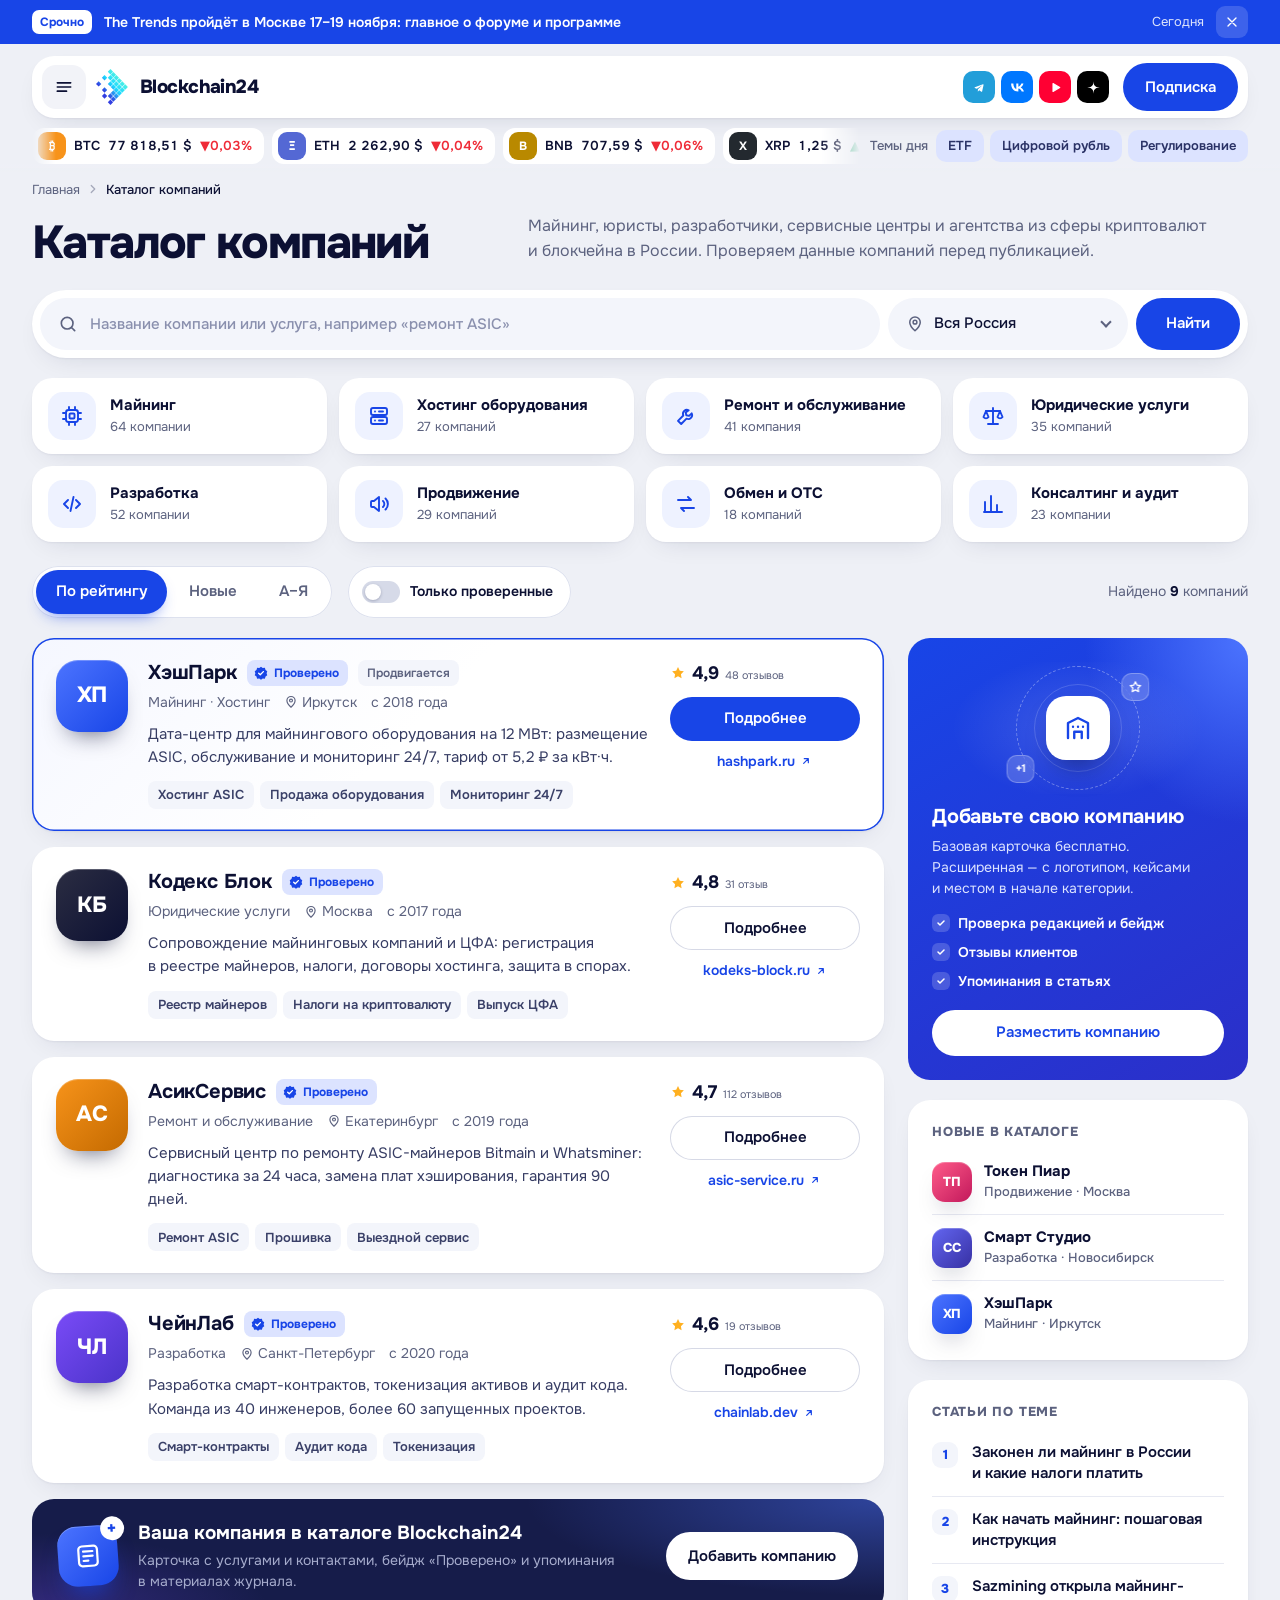
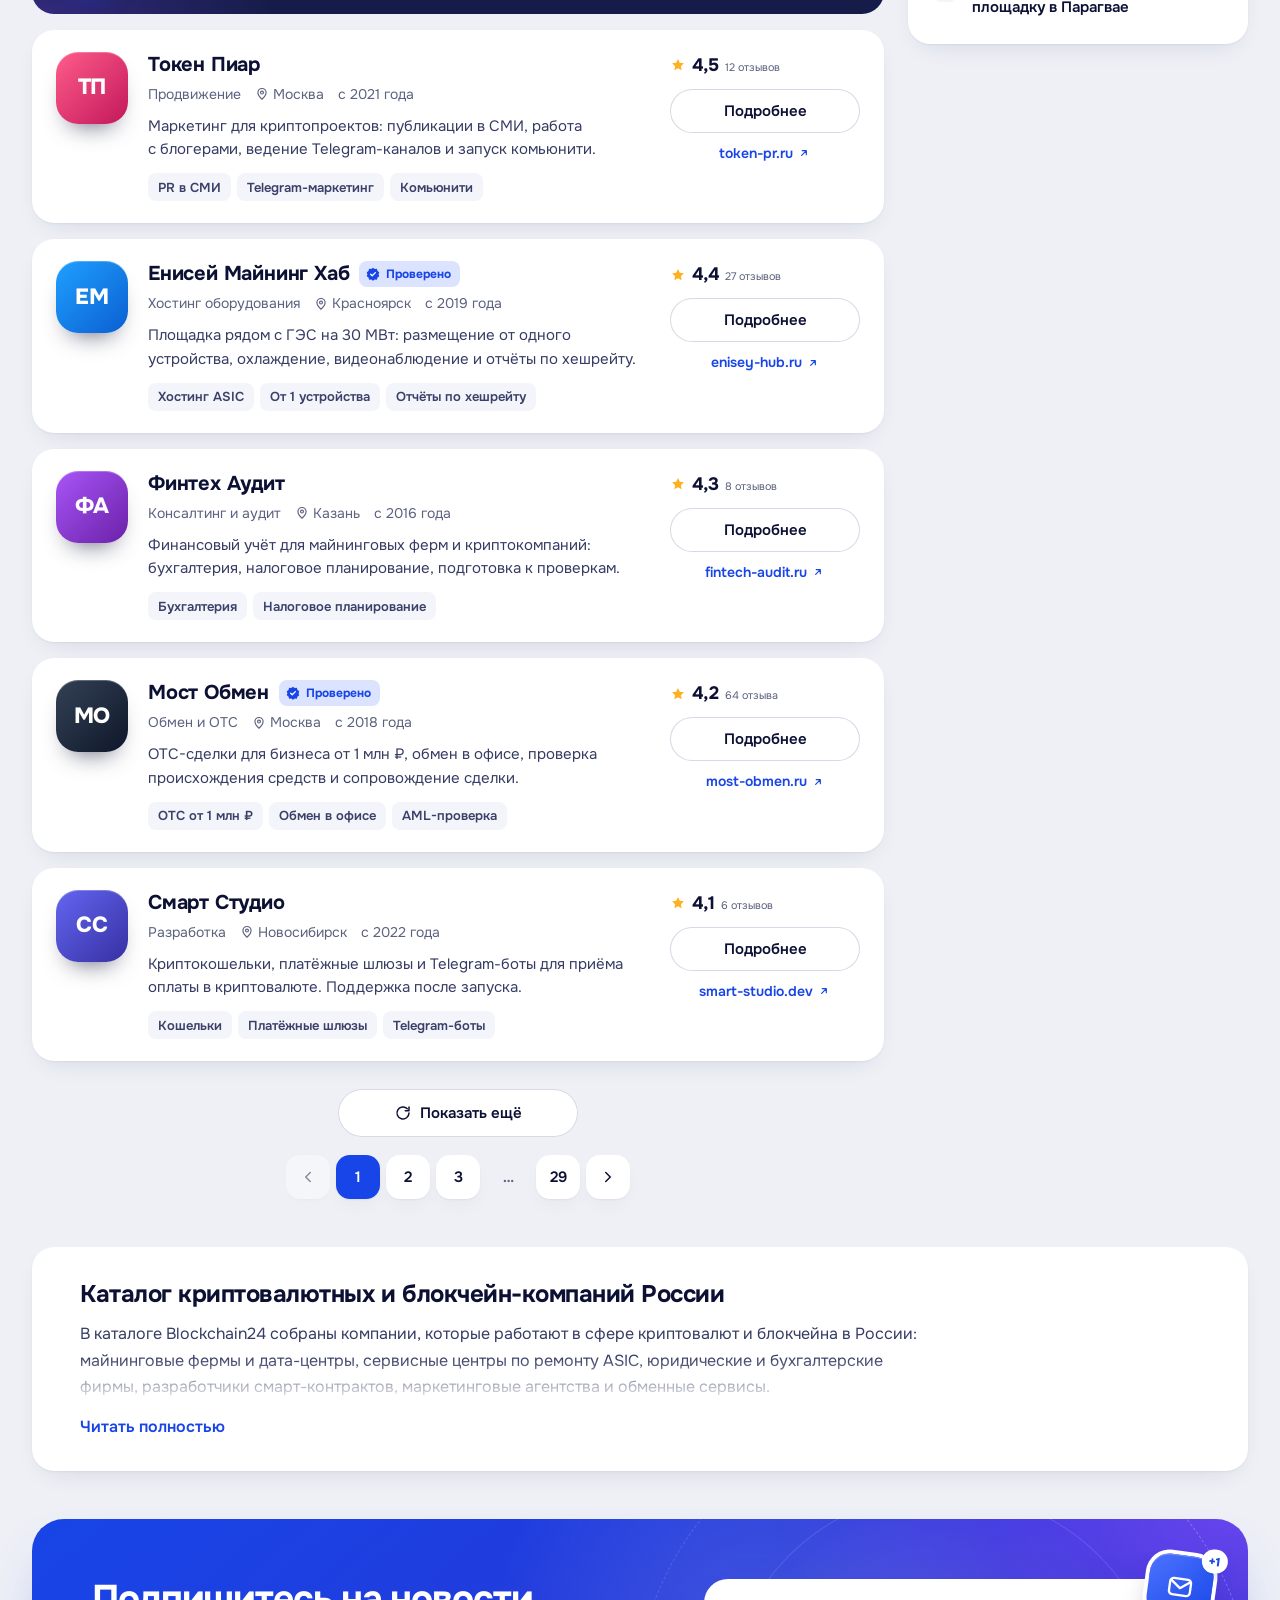
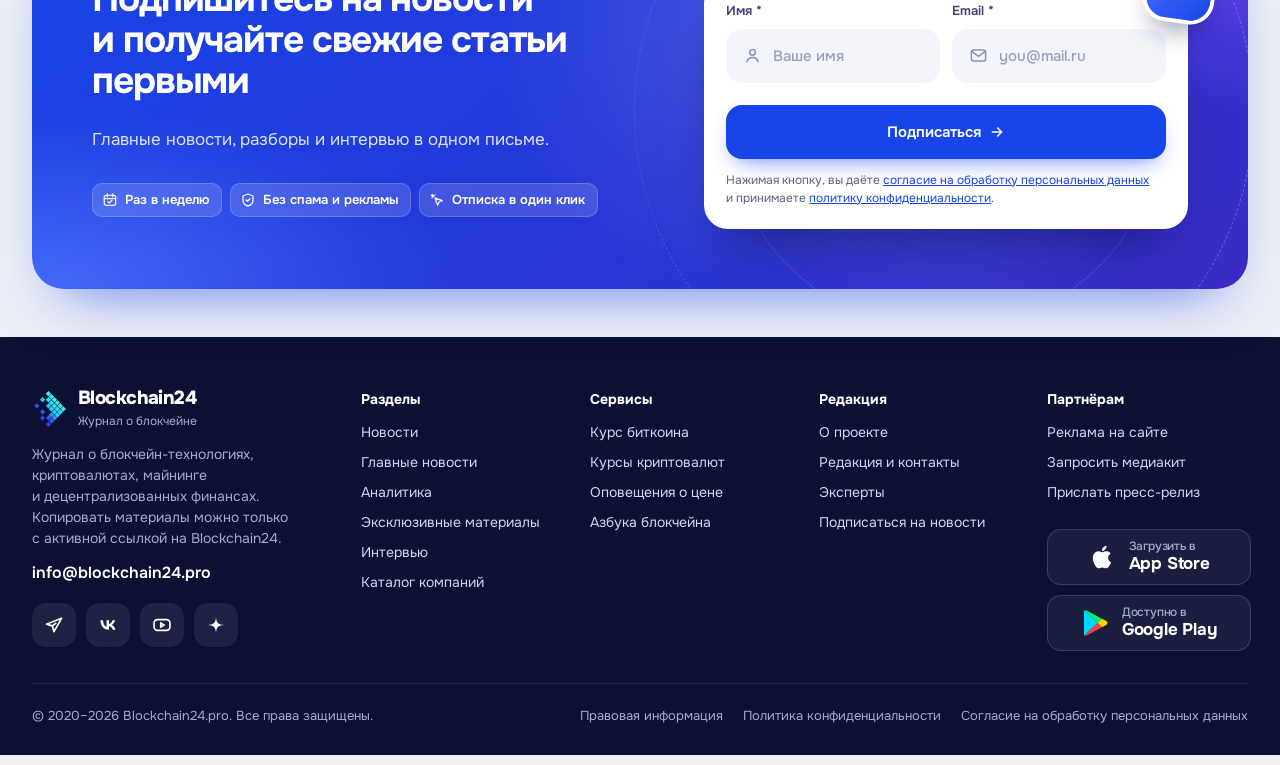
<file: catalog.html>
<!doctype html>
<html lang="ru">
<head>
<meta charset="utf-8">
<meta name="viewport" content="width=device-width, initial-scale=1">
<title>Каталог криптовалютных и блокчейн-компаний России — Blockchain24</title>
<meta name="description" content="Майнинг, хостинг ASIC, юристы, разработчики, сервисные центры и агентства из сферы криптовалют и блокчейна в России.">
<link rel="preconnect" href="https://fonts.googleapis.com">
<link rel="preconnect" href="https://fonts.gstatic.com" crossorigin>
<link rel="preconnect" href="https://api.coingecko.com">
<link rel="stylesheet" href="https://fonts.googleapis.com/css2?family=Onest:wght@400;500;600;700;800&display=swap">
<link rel="stylesheet" href="css/main.css">
<link rel="stylesheet" href="css/listing.css">
<link rel="stylesheet" href="css/catalog.css">
</head>
<body>

<header class="hdr" id="hdr">
<!-- Блок 0. Срочно: появляется, только когда редактор ставит срочную новость -->
<div class="urgent" id="urgent">
<div class="wrap">
<b>Срочно</b>
<a href="https://blockchain24.pro/events">The Trends пройдёт в Москве 17–19 ноября: главное о форуме и программе</a>
<time datetime="2026-11-02">Сегодня</time>
<button type="button" aria-label="Скрыть срочную новость" id="urgentClose"><svg class="ic" width="16" height="16" viewBox="0 0 24 24" aria-hidden="true"><path d="M6 6l12 12M18 6 6 18"/></svg></button>
</div>
</div>
<div class="wrap hdr-in">
<div class="card hdr-card" id="hdrCard">
<div class="hdr-l">
<button class="ibtn burger" type="button" aria-label="Открыть меню" data-open="menu"><svg class="ic" width="20" height="20" viewBox="0 0 24 24" aria-hidden="true"><path d="M4 7h16M4 12h16M4 17h11"/></svg></button>
<a class="logo" href="index.html" aria-label="Blockchain24 — на главную">
<img class="logo-mark" src="img/logo.svg" alt="" width="36" height="36" onerror="this.onerror=null;this.src='https://blockchain24.pro/static/common/logo.svg'">
<span class="logo-t"><b>Blockchain24</b><small>Журнал о блокчейне</small></span>
</a>
</div>
<nav class="capsule" aria-label="Разделы">
<a href="index.html">Главная</a>
<a href="news.html">Новости</a>
<a href="https://blockchain24.pro/articles">Аналитика</a>
<a href="https://blockchain24.pro/interview">Интервью</a>
<a href="https://blockchain24.pro/abc">Азбука</a>
<a href="https://blockchain24.pro/coins">Курсы</a>
<a href="https://blockchain24.pro/events">События</a>
</nav>
<div class="hdr-act">
<div class="hsoc">
<a class="bs bs-tg" href="https://t.me/blockchain24_pro" target="_blank" rel="noopener" aria-label="Telegram-канал Blockchain24"><svg width="20" height="20" viewBox="0 0 24 24" aria-hidden="true"><path fill="#fff" d="M5.4 11.7 16.9 7.3c.5-.2 1 .1.8 1l-2 9.2c-.1.6-.6.8-1.1.5l-3-2.2-1.4 1.4c-.2.2-.3.3-.6.3l.2-3 5.5-5c.2-.2 0-.3-.3-.1l-6.8 4.3-2.9-.9c-.6-.2-.6-.6.1-.9Z"/></svg></a>
<a class="bs bs-vk" href="https://vk.com/blockchain_24" target="_blank" rel="noopener" aria-label="ВКонтакте"><svg width="20" height="20" viewBox="0 0 24 24" aria-hidden="true"><path fill="#fff" d="M12.8 17.6C6.6 17.6 3.1 13.4 3 6.4h3.1c.1 5.1 2.4 7.3 4.2 7.8V6.4h2.9v4.4c1.8-.2 3.7-2.2 4.3-4.4h2.9c-.5 2.7-2.5 4.7-3.9 5.5 1.4.7 3.7 2.4 4.6 5.7h-3.2c-.7-2.2-2.4-3.9-4.7-4.1v4.1h-.4Z"/></svg></a>
<a class="bs bs-yt" href="https://www.youtube.com/channel/UCxp7e_NhKW5kE62bEnx2N1w" target="_blank" rel="noopener" aria-label="YouTube"><svg width="20" height="20" viewBox="0 0 24 24" aria-hidden="true"><path fill="#fff" stroke="#fff" stroke-width="1.6" stroke-linejoin="round" d="M8.5 6.5 18 12l-9.5 5.5Z"/></svg></a>
<a class="bs bs-dz" href="https://zen.yandex.ru/id/6181284bb79a3d0793bf7cbc?lang=ru" target="_blank" rel="noopener" aria-label="Дзен"><svg width="18" height="18" viewBox="0 0 24 24" aria-hidden="true"><path fill="#fff" d="M12 2c.3 5.6 1.2 9.7 10 10-8.8.3-9.7 4.4-10 10-.3-5.6-1.2-9.7-10-10 8.8-.3 9.7-4.4 10-10Z"/></svg></a>
</div>
<button class="search" type="button" data-open="search" aria-label="Поиск по журналу"><svg class="ic" width="17" height="17" viewBox="0 0 24 24" aria-hidden="true"><circle cx="11" cy="11" r="7"/><path d="m20 20-3.5-3.5"/></svg><span>Поиск по журналу</span></button>
<a class="ibtn usr" href="https://blockchain24.pro/login" aria-label="Личный кабинет"><svg class="ic" width="19" height="19" viewBox="0 0 24 24" aria-hidden="true"><circle cx="12" cy="8" r="4"/><path d="M4 21c1.5-4 4.5-6 8-6s6.5 2 8 6"/></svg><span>Войти</span></a>
<a class="btn btn-p cta-l" href="#subscribe" style="height:44px">Подписаться</a>
<a class="btn btn-p cta-s" href="#subscribe">Подписка</a>
</div>
</div>
<div class="hdr-row" id="row2">
<div class="rates" aria-label="Курсы криптовалют" id="hdrRates"></div>
<div class="topics"><span>Темы дня</span><a href="https://blockchain24.pro/feykovaya-novost-pro-odobreniye-etf-podnyala-stoimost-bitkoina-pochti-do-30000-dollarov">ETF</a><a href="https://blockchain24.pro/sber-prisoyedinyayetsya-k-testirovaniyu-tsifrovogo-rublya-s-realnymi-kliyentami">Цифровой рубль</a><a href="https://blockchain24.pro/regulirovaniye-kriptovalyut-v-rossii-v-2023-godu">Регулирование</a></div>
</div>
</div>
</header>
<div id="hdrSpace" aria-hidden="true"></div>

<main>
<!-- ДЕМО-ДАННЫЕ: компании, контакты, рейтинги и счётчики ниже придуманы для макета каталога -->
<div class="wrap art-top">
<nav class="crumbs" aria-label="Хлебные крошки"><a href="index.html">Главная</a><span aria-current="page">Каталог компаний</span></nav>
</div>

<section class="wrap ls-head" aria-labelledby="lsT">
<div class="ls-title">
<h1 id="lsT">Каталог компаний</h1>
<p>Майнинг, юристы, разработчики, сервисные центры и агентства из сферы криптовалют и блокчейна в России. Проверяем данные компаний перед публикацией.</p>
</div>
</section>

<!-- Поиск по каталогу -->
<section class="wrap" aria-label="Поиск по каталогу">
<form class="card ct-search" id="ctSearch" role="search">
<label class="ct-q"><svg class="ic" width="20" height="20" viewBox="0 0 24 24" aria-hidden="true"><circle cx="11" cy="11" r="7"/><path d="m20 20-3.5-3.5"/></svg><span class="sr">Название или услуга</span><input type="search" id="ctQ" placeholder="Название компании или услуга, например «ремонт ASIC»" autocomplete="off"></label>
<label class="ct-city"><svg class="ic" width="18" height="18" viewBox="0 0 24 24" aria-hidden="true"><path d="M12 21s-7-6.2-7-11.5A7 7 0 0 1 19 9.5C19 14.8 12 21 12 21Z"/><circle cx="12" cy="9.5" r="2.5"/></svg><span class="sr">Город</span><select id="ctCity"><option value="">Вся Россия</option><option>Москва</option><option>Санкт-Петербург</option><option>Екатеринбург</option><option>Новосибирск</option><option>Иркутск</option><option>Красноярск</option><option>Казань</option></select></label>
<button class="btn btn-p" type="submit">Найти</button>
</form>
</section>

<!-- Категории: в стилистике иллюстраций «Наших достижений» -->
<section class="wrap ct-cats-w" aria-labelledby="catsT">
<h2 id="catsT" class="sr">Категории</h2>
<div class="ct-cats" id="ctCats">
<button type="button" class="ct-cat" data-cat="mining" aria-pressed="false"><span class="ct-ic"><svg width="24" height="24" viewBox="0 0 24 24" aria-hidden="true"><rect x="6" y="6" width="12" height="12" rx="2.5"/><rect x="9.5" y="9.5" width="5" height="5" rx="1"/><path d="M9 3v3M15 3v3M9 18v3M15 18v3M3 9h3M3 15h3M18 9h3M18 15h3"/></svg></span><span class="ct-n"><b>Майнинг</b><small>64 компании</small></span></button>
<button type="button" class="ct-cat" data-cat="hosting" aria-pressed="false"><span class="ct-ic"><svg width="24" height="24" viewBox="0 0 24 24" aria-hidden="true"><rect x="4" y="4" width="16" height="7" rx="2"/><rect x="4" y="13" width="16" height="7" rx="2"/><path d="M8 7.5h.01M8 16.5h.01M12 7.5h4M12 16.5h4"/></svg></span><span class="ct-n"><b>Хостинг оборудования</b><small>27 компаний</small></span></button>
<button type="button" class="ct-cat" data-cat="service" aria-pressed="false"><span class="ct-ic"><svg width="24" height="24" viewBox="0 0 24 24" aria-hidden="true"><path d="M14.7 6.3a4 4 0 0 0-5.4 5.2L4 16.8 7.2 20l5.3-5.3a4 4 0 0 0 5.2-5.4l-2.6 2.6-2.8-.6-.6-2.8Z"/></svg></span><span class="ct-n"><b>Ремонт и обслуживание</b><small>41 компания</small></span></button>
<button type="button" class="ct-cat" data-cat="law" aria-pressed="false"><span class="ct-ic"><svg width="24" height="24" viewBox="0 0 24 24" aria-hidden="true"><path d="M12 4v16M7 20h10M5 7h14"/><path d="m5 7-2.5 6a3 3 0 0 0 5 0Zm14 0-2.5 6a3 3 0 0 0 5 0Z"/></svg></span><span class="ct-n"><b>Юридические услуги</b><small>35 компаний</small></span></button>
<button type="button" class="ct-cat" data-cat="dev" aria-pressed="false"><span class="ct-ic"><svg width="24" height="24" viewBox="0 0 24 24" aria-hidden="true"><path d="m8 8-4 4 4 4M16 8l4 4-4 4M13.5 5l-3 14"/></svg></span><span class="ct-n"><b>Разработка</b><small>52 компании</small></span></button>
<button type="button" class="ct-cat" data-cat="promo" aria-pressed="false"><span class="ct-ic"><svg width="24" height="24" viewBox="0 0 24 24" aria-hidden="true"><path d="M4 10v4a1 1 0 0 0 1 1h2l5 4V5L7 9H5a1 1 0 0 0-1 1Z"/><path d="M16 9a4 4 0 0 1 0 6M18.5 6.5a7.5 7.5 0 0 1 0 11"/></svg></span><span class="ct-n"><b>Продвижение</b><small>29 компаний</small></span></button>
<button type="button" class="ct-cat" data-cat="otc" aria-pressed="false"><span class="ct-ic"><svg width="24" height="24" viewBox="0 0 24 24" aria-hidden="true"><path d="M4 8h13l-3-3M20 16H7l3 3"/></svg></span><span class="ct-n"><b>Обмен и OTC</b><small>18 компаний</small></span></button>
<button type="button" class="ct-cat" data-cat="consult" aria-pressed="false"><span class="ct-ic"><svg width="24" height="24" viewBox="0 0 24 24" aria-hidden="true"><path d="M4 20V10M10 20V4M16 20v-7M21 20H3"/></svg></span><span class="ct-n"><b>Консалтинг и аудит</b><small>23 компании</small></span></button>
</div>
</section>

<!-- Сортировка и фильтры выдачи -->
<div class="wrap ls-barw">
<div class="ls-bar ct-bar">
<div class="ls-sort" role="group" aria-label="Сортировка"><button type="button" aria-pressed="true" data-sort="rate">По рейтингу</button><button type="button" aria-pressed="false" data-sort="new">Новые</button><button type="button" aria-pressed="false" data-sort="name">А–Я</button></div>
<label class="ct-ver"><input type="checkbox" id="ctVer"><span class="ct-sw" aria-hidden="true"></span>Только проверенные</label>
<p class="ct-found" id="ctFound" aria-live="polite"></p>
</div>
</div>

<div class="wrap ls-grid">
<div class="ls-col">
<div class="ct-list" id="ctList">
<!-- Платное размещение: закреплено первым, помечено -->
<article class="card co promo" data-cat="mining hosting" data-city="Иркутск" data-ver="1" data-rate="4.9" data-date="2024-02-10" data-name="ХэшПарк">
<span class="co-lg" style="background:linear-gradient(135deg,#4C74FF,#1845E7)" aria-hidden="true">ХП</span>
<div class="co-b">
<div class="co-top"><h3><a href="company.html">ХэшПарк</a></h3><span class="co-v" title="Компания проверена редакцией"><svg width="16" height="16" viewBox="0 0 24 24" aria-hidden="true"><path d="M12 2.5 14.6 4.4 17.8 4.3 18.8 7.4 21.4 9.3 20.4 12.4 21.4 15.5 18.8 17.4 17.8 20.5 14.6 20.4 12 22.3 9.4 20.4 6.2 20.5 5.2 17.4 2.6 15.5 3.6 12.4 2.6 9.3 5.2 7.4 6.2 4.3 9.4 4.4Z"/><path d="m8.5 12.3 2.4 2.4 4.6-4.8" fill="none" stroke="#fff" stroke-width="2" stroke-linecap="round" stroke-linejoin="round"/></svg>Проверено</span><span class="co-ad">Продвигается</span></div>
<p class="co-meta"><span>Майнинг · Хостинг</span><span><svg class="ic" width="14" height="14" viewBox="0 0 24 24" aria-hidden="true"><path d="M12 21s-7-6.2-7-11.5A7 7 0 0 1 19 9.5C19 14.8 12 21 12 21Z"/><circle cx="12" cy="9.5" r="2.5"/></svg>Иркутск</span><span>с 2018 года</span></p>
<p class="co-d">Дата-центр для майнингового оборудования на 12 МВт: размещение ASIC, обслуживание и мониторинг 24/7, тариф от 5,2 ₽ за кВт·ч.</p>
<ul class="co-tags"><li>Хостинг ASIC</li><li>Продажа оборудования</li><li>Мониторинг 24/7</li></ul>
</div>
<div class="co-side">
<span class="co-rate"><svg width="16" height="16" viewBox="0 0 24 24" aria-hidden="true"><path d="m12 3 2.7 5.6 6.1.9-4.4 4.3 1 6.1-5.4-2.9-5.4 2.9 1-6.1-4.4-4.3 6.1-.9Z"/></svg><b>4,9</b><small>48 отзывов</small></span>
<a class="btn btn-p" href="company.html">Подробнее</a>
<a class="co-site" href="#" rel="nofollow">hashpark.ru<svg class="ic" width="14" height="14" viewBox="0 0 24 24" aria-hidden="true"><path d="M8 16 16 8M9 8h7v7"/></svg></a>
</div>
</article>

<article class="card co" data-cat="law consult" data-city="Москва" data-ver="1" data-rate="4.8" data-date="2023-11-02" data-name="Кодекс Блок">
<span class="co-lg" style="background:linear-gradient(135deg,#2B2D42,#0C1033)" aria-hidden="true">КБ</span>
<div class="co-b">
<div class="co-top"><h3><a href="company.html">Кодекс Блок</a></h3><span class="co-v"><svg width="16" height="16" viewBox="0 0 24 24" aria-hidden="true"><path d="M12 2.5 14.6 4.4 17.8 4.3 18.8 7.4 21.4 9.3 20.4 12.4 21.4 15.5 18.8 17.4 17.8 20.5 14.6 20.4 12 22.3 9.4 20.4 6.2 20.5 5.2 17.4 2.6 15.5 3.6 12.4 2.6 9.3 5.2 7.4 6.2 4.3 9.4 4.4Z"/><path d="m8.5 12.3 2.4 2.4 4.6-4.8" fill="none" stroke="#fff" stroke-width="2" stroke-linecap="round" stroke-linejoin="round"/></svg>Проверено</span></div>
<p class="co-meta"><span>Юридические услуги</span><span><svg class="ic" width="14" height="14" viewBox="0 0 24 24" aria-hidden="true"><path d="M12 21s-7-6.2-7-11.5A7 7 0 0 1 19 9.5C19 14.8 12 21 12 21Z"/><circle cx="12" cy="9.5" r="2.5"/></svg>Москва</span><span>с 2017 года</span></p>
<p class="co-d">Сопровождение майнинговых компаний и ЦФА: регистрация в реестре майнеров, налоги, договоры хостинга, защита в спорах.</p>
<ul class="co-tags"><li>Реестр майнеров</li><li>Налоги на криптовалюту</li><li>Выпуск ЦФА</li></ul>
</div>
<div class="co-side">
<span class="co-rate"><svg width="16" height="16" viewBox="0 0 24 24" aria-hidden="true"><path d="m12 3 2.7 5.6 6.1.9-4.4 4.3 1 6.1-5.4-2.9-5.4 2.9 1-6.1-4.4-4.3 6.1-.9Z"/></svg><b>4,8</b><small>31 отзыв</small></span>
<a class="btn btn-o" href="company.html">Подробнее</a>
<a class="co-site" href="#" rel="nofollow">kodeks-block.ru<svg class="ic" width="14" height="14" viewBox="0 0 24 24" aria-hidden="true"><path d="M8 16 16 8M9 8h7v7"/></svg></a>
</div>
</article>

<article class="card co" data-cat="service" data-city="Екатеринбург" data-ver="1" data-rate="4.7" data-date="2023-09-14" data-name="АсикСервис">
<span class="co-lg" style="background:linear-gradient(135deg,#F7931A,#C46A00)" aria-hidden="true">АС</span>
<div class="co-b">
<div class="co-top"><h3><a href="company.html">АсикСервис</a></h3><span class="co-v"><svg width="16" height="16" viewBox="0 0 24 24" aria-hidden="true"><path d="M12 2.5 14.6 4.4 17.8 4.3 18.8 7.4 21.4 9.3 20.4 12.4 21.4 15.5 18.8 17.4 17.8 20.5 14.6 20.4 12 22.3 9.4 20.4 6.2 20.5 5.2 17.4 2.6 15.5 3.6 12.4 2.6 9.3 5.2 7.4 6.2 4.3 9.4 4.4Z"/><path d="m8.5 12.3 2.4 2.4 4.6-4.8" fill="none" stroke="#fff" stroke-width="2" stroke-linecap="round" stroke-linejoin="round"/></svg>Проверено</span></div>
<p class="co-meta"><span>Ремонт и обслуживание</span><span><svg class="ic" width="14" height="14" viewBox="0 0 24 24" aria-hidden="true"><path d="M12 21s-7-6.2-7-11.5A7 7 0 0 1 19 9.5C19 14.8 12 21 12 21Z"/><circle cx="12" cy="9.5" r="2.5"/></svg>Екатеринбург</span><span>с 2019 года</span></p>
<p class="co-d">Сервисный центр по ремонту ASIC-майнеров Bitmain и Whatsminer: диагностика за 24 часа, замена плат хэширования, гарантия 90 дней.</p>
<ul class="co-tags"><li>Ремонт ASIC</li><li>Прошивка</li><li>Выездной сервис</li></ul>
</div>
<div class="co-side">
<span class="co-rate"><svg width="16" height="16" viewBox="0 0 24 24" aria-hidden="true"><path d="m12 3 2.7 5.6 6.1.9-4.4 4.3 1 6.1-5.4-2.9-5.4 2.9 1-6.1-4.4-4.3 6.1-.9Z"/></svg><b>4,7</b><small>112 отзывов</small></span>
<a class="btn btn-o" href="company.html">Подробнее</a>
<a class="co-site" href="#" rel="nofollow">asic-service.ru<svg class="ic" width="14" height="14" viewBox="0 0 24 24" aria-hidden="true"><path d="M8 16 16 8M9 8h7v7"/></svg></a>
</div>
</article>

<article class="card co" data-cat="dev" data-city="Санкт-Петербург" data-ver="1" data-rate="4.6" data-date="2024-01-18" data-name="ЧейнЛаб">
<span class="co-lg" style="background:linear-gradient(135deg,#7A4BF7,#4A33C9)" aria-hidden="true">ЧЛ</span>
<div class="co-b">
<div class="co-top"><h3><a href="company.html">ЧейнЛаб</a></h3><span class="co-v"><svg width="16" height="16" viewBox="0 0 24 24" aria-hidden="true"><path d="M12 2.5 14.6 4.4 17.8 4.3 18.8 7.4 21.4 9.3 20.4 12.4 21.4 15.5 18.8 17.4 17.8 20.5 14.6 20.4 12 22.3 9.4 20.4 6.2 20.5 5.2 17.4 2.6 15.5 3.6 12.4 2.6 9.3 5.2 7.4 6.2 4.3 9.4 4.4Z"/><path d="m8.5 12.3 2.4 2.4 4.6-4.8" fill="none" stroke="#fff" stroke-width="2" stroke-linecap="round" stroke-linejoin="round"/></svg>Проверено</span></div>
<p class="co-meta"><span>Разработка</span><span><svg class="ic" width="14" height="14" viewBox="0 0 24 24" aria-hidden="true"><path d="M12 21s-7-6.2-7-11.5A7 7 0 0 1 19 9.5C19 14.8 12 21 12 21Z"/><circle cx="12" cy="9.5" r="2.5"/></svg>Санкт-Петербург</span><span>с 2020 года</span></p>
<p class="co-d">Разработка смарт-контрактов, токенизация активов и аудит кода. Команда из 40 инженеров, более 60 запущенных проектов.</p>
<ul class="co-tags"><li>Смарт-контракты</li><li>Аудит кода</li><li>Токенизация</li></ul>
</div>
<div class="co-side">
<span class="co-rate"><svg width="16" height="16" viewBox="0 0 24 24" aria-hidden="true"><path d="m12 3 2.7 5.6 6.1.9-4.4 4.3 1 6.1-5.4-2.9-5.4 2.9 1-6.1-4.4-4.3 6.1-.9Z"/></svg><b>4,6</b><small>19 отзывов</small></span>
<a class="btn btn-o" href="company.html">Подробнее</a>
<a class="co-site" href="#" rel="nofollow">chainlab.dev<svg class="ic" width="14" height="14" viewBox="0 0 24 24" aria-hidden="true"><path d="M8 16 16 8M9 8h7v7"/></svg></a>
</div>
</article>

<!-- Вставка: приглашение разместить компанию -->
<aside class="ct-cta">
<span class="ct-cta-ic" aria-hidden="true"><svg width="28" height="28" viewBox="0 0 24 24"><rect x="4" y="3.5" width="16" height="17" rx="3"/><path d="M8 8h8M8 12h8M8 16h4"/></svg><b>+</b></span>
<div><b>Ваша компания в каталоге Blockchain24</b><p>Карточка с услугами и контактами, бейдж «Проверено» и упоминания в материалах журнала.</p></div>
<button class="btn btn-w" type="button" data-modal="addCo">Добавить компанию</button>
</aside>

<article class="card co" data-cat="promo" data-city="Москва" data-ver="0" data-rate="4.5" data-date="2024-03-01" data-name="Токен Пиар">
<span class="co-lg" style="background:linear-gradient(135deg,#FF5C8A,#C2185B)" aria-hidden="true">ТП</span>
<div class="co-b">
<div class="co-top"><h3><a href="company.html">Токен Пиар</a></h3></div>
<p class="co-meta"><span>Продвижение</span><span><svg class="ic" width="14" height="14" viewBox="0 0 24 24" aria-hidden="true"><path d="M12 21s-7-6.2-7-11.5A7 7 0 0 1 19 9.5C19 14.8 12 21 12 21Z"/><circle cx="12" cy="9.5" r="2.5"/></svg>Москва</span><span>с 2021 года</span></p>
<p class="co-d">Маркетинг для криптопроектов: публикации в СМИ, работа с блогерами, ведение Telegram-каналов и запуск комьюнити.</p>
<ul class="co-tags"><li>PR в СМИ</li><li>Telegram-маркетинг</li><li>Комьюнити</li></ul>
</div>
<div class="co-side">
<span class="co-rate"><svg width="16" height="16" viewBox="0 0 24 24" aria-hidden="true"><path d="m12 3 2.7 5.6 6.1.9-4.4 4.3 1 6.1-5.4-2.9-5.4 2.9 1-6.1-4.4-4.3 6.1-.9Z"/></svg><b>4,5</b><small>12 отзывов</small></span>
<a class="btn btn-o" href="company.html">Подробнее</a>
<a class="co-site" href="#" rel="nofollow">token-pr.ru<svg class="ic" width="14" height="14" viewBox="0 0 24 24" aria-hidden="true"><path d="M8 16 16 8M9 8h7v7"/></svg></a>
</div>
</article>

<article class="card co" data-cat="hosting mining" data-city="Красноярск" data-ver="1" data-rate="4.4" data-date="2023-06-20" data-name="Енисей Майнинг Хаб">
<span class="co-lg" style="background:linear-gradient(135deg,#1FA0FF,#0B5FD1)" aria-hidden="true">ЕМ</span>
<div class="co-b">
<div class="co-top"><h3><a href="company.html">Енисей Майнинг Хаб</a></h3><span class="co-v"><svg width="16" height="16" viewBox="0 0 24 24" aria-hidden="true"><path d="M12 2.5 14.6 4.4 17.8 4.3 18.8 7.4 21.4 9.3 20.4 12.4 21.4 15.5 18.8 17.4 17.8 20.5 14.6 20.4 12 22.3 9.4 20.4 6.2 20.5 5.2 17.4 2.6 15.5 3.6 12.4 2.6 9.3 5.2 7.4 6.2 4.3 9.4 4.4Z"/><path d="m8.5 12.3 2.4 2.4 4.6-4.8" fill="none" stroke="#fff" stroke-width="2" stroke-linecap="round" stroke-linejoin="round"/></svg>Проверено</span></div>
<p class="co-meta"><span>Хостинг оборудования</span><span><svg class="ic" width="14" height="14" viewBox="0 0 24 24" aria-hidden="true"><path d="M12 21s-7-6.2-7-11.5A7 7 0 0 1 19 9.5C19 14.8 12 21 12 21Z"/><circle cx="12" cy="9.5" r="2.5"/></svg>Красноярск</span><span>с 2019 года</span></p>
<p class="co-d">Площадка рядом с ГЭС на 30 МВт: размещение от одного устройства, охлаждение, видеонаблюдение и отчёты по хешрейту.</p>
<ul class="co-tags"><li>Хостинг ASIC</li><li>От 1 устройства</li><li>Отчёты по хешрейту</li></ul>
</div>
<div class="co-side">
<span class="co-rate"><svg width="16" height="16" viewBox="0 0 24 24" aria-hidden="true"><path d="m12 3 2.7 5.6 6.1.9-4.4 4.3 1 6.1-5.4-2.9-5.4 2.9 1-6.1-4.4-4.3 6.1-.9Z"/></svg><b>4,4</b><small>27 отзывов</small></span>
<a class="btn btn-o" href="company.html">Подробнее</a>
<a class="co-site" href="#" rel="nofollow">enisey-hub.ru<svg class="ic" width="14" height="14" viewBox="0 0 24 24" aria-hidden="true"><path d="M8 16 16 8M9 8h7v7"/></svg></a>
</div>
</article>

<article class="card co" data-cat="consult" data-city="Казань" data-ver="0" data-rate="4.3" data-date="2023-12-05" data-name="Финтех Аудит">
<span class="co-lg" style="background:linear-gradient(135deg,#A855F7,#6B21A8)" aria-hidden="true">ФА</span>
<div class="co-b">
<div class="co-top"><h3><a href="company.html">Финтех Аудит</a></h3></div>
<p class="co-meta"><span>Консалтинг и аудит</span><span><svg class="ic" width="14" height="14" viewBox="0 0 24 24" aria-hidden="true"><path d="M12 21s-7-6.2-7-11.5A7 7 0 0 1 19 9.5C19 14.8 12 21 12 21Z"/><circle cx="12" cy="9.5" r="2.5"/></svg>Казань</span><span>с 2016 года</span></p>
<p class="co-d">Финансовый учёт для майнинговых ферм и криптокомпаний: бухгалтерия, налоговое планирование, подготовка к проверкам.</p>
<ul class="co-tags"><li>Бухгалтерия</li><li>Налоговое планирование</li></ul>
</div>
<div class="co-side">
<span class="co-rate"><svg width="16" height="16" viewBox="0 0 24 24" aria-hidden="true"><path d="m12 3 2.7 5.6 6.1.9-4.4 4.3 1 6.1-5.4-2.9-5.4 2.9 1-6.1-4.4-4.3 6.1-.9Z"/></svg><b>4,3</b><small>8 отзывов</small></span>
<a class="btn btn-o" href="company.html">Подробнее</a>
<a class="co-site" href="#" rel="nofollow">fintech-audit.ru<svg class="ic" width="14" height="14" viewBox="0 0 24 24" aria-hidden="true"><path d="M8 16 16 8M9 8h7v7"/></svg></a>
</div>
</article>

<article class="card co" data-cat="otc" data-city="Москва" data-ver="1" data-rate="4.2" data-date="2022-08-11" data-name="Мост Обмен">
<span class="co-lg" style="background:linear-gradient(135deg,#334155,#0F172A)" aria-hidden="true">МО</span>
<div class="co-b">
<div class="co-top"><h3><a href="company.html">Мост Обмен</a></h3><span class="co-v"><svg width="16" height="16" viewBox="0 0 24 24" aria-hidden="true"><path d="M12 2.5 14.6 4.4 17.8 4.3 18.8 7.4 21.4 9.3 20.4 12.4 21.4 15.5 18.8 17.4 17.8 20.5 14.6 20.4 12 22.3 9.4 20.4 6.2 20.5 5.2 17.4 2.6 15.5 3.6 12.4 2.6 9.3 5.2 7.4 6.2 4.3 9.4 4.4Z"/><path d="m8.5 12.3 2.4 2.4 4.6-4.8" fill="none" stroke="#fff" stroke-width="2" stroke-linecap="round" stroke-linejoin="round"/></svg>Проверено</span></div>
<p class="co-meta"><span>Обмен и OTC</span><span><svg class="ic" width="14" height="14" viewBox="0 0 24 24" aria-hidden="true"><path d="M12 21s-7-6.2-7-11.5A7 7 0 0 1 19 9.5C19 14.8 12 21 12 21Z"/><circle cx="12" cy="9.5" r="2.5"/></svg>Москва</span><span>с 2018 года</span></p>
<p class="co-d">OTC-сделки для бизнеса от 1 млн ₽, обмен в офисе, проверка происхождения средств и сопровождение сделки.</p>
<ul class="co-tags"><li>OTC от 1 млн ₽</li><li>Обмен в офисе</li><li>AML-проверка</li></ul>
</div>
<div class="co-side">
<span class="co-rate"><svg width="16" height="16" viewBox="0 0 24 24" aria-hidden="true"><path d="m12 3 2.7 5.6 6.1.9-4.4 4.3 1 6.1-5.4-2.9-5.4 2.9 1-6.1-4.4-4.3 6.1-.9Z"/></svg><b>4,2</b><small>64 отзыва</small></span>
<a class="btn btn-o" href="company.html">Подробнее</a>
<a class="co-site" href="#" rel="nofollow">most-obmen.ru<svg class="ic" width="14" height="14" viewBox="0 0 24 24" aria-hidden="true"><path d="M8 16 16 8M9 8h7v7"/></svg></a>
</div>
</article>

<article class="card co" data-cat="dev" data-city="Новосибирск" data-ver="0" data-rate="4.1" data-date="2024-02-27" data-name="Смарт Студио">
<span class="co-lg" style="background:linear-gradient(135deg,#6366F1,#3730A3)" aria-hidden="true">СС</span>
<div class="co-b">
<div class="co-top"><h3><a href="company.html">Смарт Студио</a></h3></div>
<p class="co-meta"><span>Разработка</span><span><svg class="ic" width="14" height="14" viewBox="0 0 24 24" aria-hidden="true"><path d="M12 21s-7-6.2-7-11.5A7 7 0 0 1 19 9.5C19 14.8 12 21 12 21Z"/><circle cx="12" cy="9.5" r="2.5"/></svg>Новосибирск</span><span>с 2022 года</span></p>
<p class="co-d">Криптокошельки, платёжные шлюзы и Telegram-боты для приёма оплаты в криптовалюте. Поддержка после запуска.</p>
<ul class="co-tags"><li>Кошельки</li><li>Платёжные шлюзы</li><li>Telegram-боты</li></ul>
</div>
<div class="co-side">
<span class="co-rate"><svg width="16" height="16" viewBox="0 0 24 24" aria-hidden="true"><path d="m12 3 2.7 5.6 6.1.9-4.4 4.3 1 6.1-5.4-2.9-5.4 2.9 1-6.1-4.4-4.3 6.1-.9Z"/></svg><b>4,1</b><small>6 отзывов</small></span>
<a class="btn btn-o" href="company.html">Подробнее</a>
<a class="co-site" href="#" rel="nofollow">smart-studio.dev<svg class="ic" width="14" height="14" viewBox="0 0 24 24" aria-hidden="true"><path d="M8 16 16 8M9 8h7v7"/></svg></a>
</div>
</article>
</div>
<p class="ls-empty" id="ctEmpty" hidden>По этим условиям компаний пока нет. <button type="button" class="lnk" data-reset>Сбросить фильтры</button></p>

<div class="ls-more">
<button class="btn btn-o ls-more-b" type="button"><svg class="ic" width="18" height="18" viewBox="0 0 24 24" aria-hidden="true"><path d="M20 12a8 8 0 1 1-2.3-5.7M20 4v5h-5"/></svg>Показать ещё</button>
<nav class="pager" aria-label="Страницы каталога">
<a class="pg-ar" href="#" aria-label="Предыдущая страница" aria-disabled="true"><svg class="ic" width="18" height="18" viewBox="0 0 24 24" aria-hidden="true"><path d="m15 6-6 6 6 6"/></svg></a>
<a href="#" aria-current="page">1</a><a href="#">2</a><a href="#">3</a><span>…</span><a href="#">29</a>
<a class="pg-ar" href="#" aria-label="Следующая страница"><svg class="ic" width="18" height="18" viewBox="0 0 24 24" aria-hidden="true"><path d="m9 6 6 6-6 6"/></svg></a>
</nav>
</div>
</div>

<aside class="art-side" aria-label="Дополнительно">
<!-- Размещение компании: в стиле иллюстраций «Достижений» -->
<section class="ct-add" id="add" aria-labelledby="addT">
<span class="ill ct-add-ill" aria-hidden="true"><span class="orb o1"></span><span class="orb o2"><span class="sat s1"><svg width="14" height="14" viewBox="0 0 24 24"><path d="m12 3 2.7 5.6 6.1.9-4.4 4.3 1 6.1-5.4-2.9-5.4 2.9 1-6.1-4.4-4.3 6.1-.9Z"/></svg></span><span class="sat s2">+1</span></span><span class="tile"><svg width="30" height="30" viewBox="0 0 24 24"><path d="M4 20V8l8-4 8 4v12"/><path d="M9 20v-5h6v5M8 11h.01M12 11h.01M16 11h.01"/></svg></span></span>
<h2 id="addT">Добавьте свою компанию</h2>
<p>Базовая карточка бесплатно. Расширенная — с логотипом, кейсами и местом в начале категории.</p>
<ul><li>Проверка редакцией и бейдж</li><li>Отзывы клиентов</li><li>Упоминания в статьях</li></ul>
<button class="btn btn-w" type="button" data-modal="addCo">Разместить компанию</button>
</section>
<section class="card side-pop" aria-labelledby="newT">
<h2 id="newT">Новые в каталоге</h2>
<ol class="ct-new">
<li><a href="company.html"><span class="co-lg sm" style="background:linear-gradient(135deg,#FF5C8A,#C2185B)" aria-hidden="true">ТП</span><span><b>Токен Пиар</b><small>Продвижение · Москва</small></span></a></li>
<li><a href="company.html"><span class="co-lg sm" style="background:linear-gradient(135deg,#6366F1,#3730A3)" aria-hidden="true">СС</span><span><b>Смарт Студио</b><small>Разработка · Новосибирск</small></span></a></li>
<li><a href="company.html"><span class="co-lg sm" style="background:linear-gradient(135deg,#4C74FF,#1845E7)" aria-hidden="true">ХП</span><span><b>ХэшПарк</b><small>Майнинг · Иркутск</small></span></a></li>
</ol>
</section>
<section class="card side-pop" aria-labelledby="artT">
<h2 id="artT">Статьи по теме</h2>
<ol>
<li><a href="https://blockchain24.pro/zakonen-li-mayning-bitkoina-v-rossii-i-kakimi-budut-nalogi-na-dobychu-kriptovalyuty">Законен ли майнинг в России и какие налоги платить</a></li>
<li><a href="https://blockchain24.pro/kak-nachat-mayning-kriptovalyuty-poshagovaya-instruktsiya">Как начать майнинг: пошаговая инструкция</a></li>
<li><a href="https://blockchain24.pro/sazmining-zapustila-ekologichnuyu-mayning-ploshchadku-v-paragvaye">Sazmining открыла майнинг-площадку в Парагвае</a></li>
</ol>
</section>
</aside>
</div>

<section class="wrap sec" aria-labelledby="seoT">
<div class="card ls-seo" id="lsSeo">
<h2 id="seoT">Каталог криптовалютных и блокчейн-компаний России</h2>
<div class="ls-seo-t">
<p>В каталоге Blockchain24 собраны компании, которые работают в сфере криптовалют и блокчейна в России: майнинговые фермы и дата-центры, сервисные центры по ремонту ASIC, юридические и бухгалтерские фирмы, разработчики смарт-контрактов, маркетинговые агентства и обменные сервисы.</p>
<p>Перед публикацией редакция проверяет регистрацию компании и контакты. Бейдж «Проверено» получают компании, которые подтвердили данные документами.</p>
<p>Карточки с пометкой «Продвигается» размещены на платной основе — это не влияет на рейтинг и отзывы.</p>
</div>
<button class="lnk ls-seo-b" type="button" aria-expanded="false" aria-controls="lsSeo">Читать полностью</button>
</div>
</section>

<!-- 13. Подписка на новости -->
<section class="wrap sec" id="subscribe" aria-labelledby="mailT">
<div class="sub-mail">
<div class="mail-art" aria-hidden="true"><span class="ma-r r1"></span><span class="ma-r r2"></span><span class="ma-r r3"></span></div>
<div class="sub-mail-t">
<h2 id="mailT">Подпишитесь на новости и получайте свежие статьи первыми</h2>
<p>Главные новости, разборы и интервью в одном письме.<span class="mf-at" aria-hidden="true"><svg width="20" height="20" viewBox="0 0 24 24"><circle cx="12" cy="12" r="3.6"/><path d="M15.6 12v1.4a2.6 2.6 0 0 0 5.2 0V12a8.8 8.8 0 1 0-3.5 7"/></svg></span></p>
<ul class="perks" aria-label="Что вы получите">
<li><svg class="ic" width="16" height="16" viewBox="0 0 24 24" aria-hidden="true"><rect x="3.5" y="5" width="17" height="15" rx="3"/><path d="M3.5 10h17M8 3v4M16 3v4"/><path d="M9 14.5l2 2 4-4"/></svg>Раз в неделю</li>
<li><svg class="ic" width="16" height="16" viewBox="0 0 24 24" aria-hidden="true"><path d="M12 3 4.5 6v5.5c0 4.5 3.2 8.3 7.5 9.5 4.3-1.2 7.5-5 7.5-9.5V6Z"/><path d="m9 12 2 2 4-4"/></svg>Без спама и рекламы</li>
<li><svg class="ic" width="16" height="16" viewBox="0 0 24 24" aria-hidden="true"><path d="m9 9 11 4-5 2-2 5Z"/><path d="M5 3.5v2.5M3.5 5H6M8.5 4.5l-1.5 1.5M4.5 8.5 6 7"/></svg>Отписка в один клик</li>
</ul>
<form class="js-form mail-form" novalidate>
<span class="mf-tile" aria-hidden="true"><svg width="28" height="28" viewBox="0 0 24 24"><rect x="3" y="5" width="18" height="14" rx="3"/><path d="m4 7 8 6 8-6"/></svg><b>+1</b></span>
<div class="fields" data-body>
<div class="mail-row">
<label class="fld"><span>Имя *</span><input name="name" required autocomplete="given-name" placeholder="Ваше имя"></label>
<label class="fld"><span>Email *</span><input name="email" type="email" required autocomplete="email" placeholder="you@mail.ru"></label>
<button class="btn btn-p" type="submit">Подписаться<svg width="16" height="16" viewBox="0 0 24 24" aria-hidden="true"><path d="M5 12h14M13 6l6 6-6 6"/></svg></button>
</div>
<p class="err" hidden>Укажите имя и корректный email</p>
<p class="consent">Нажимая кнопку, вы даёте <a href="https://blockchain24.pro/soglasie" target="_blank" rel="noopener">согласие на обработку персональных данных</a> и принимаете <a href="https://blockchain24.pro/policy" target="_blank" rel="noopener">политику конфиденциальности</a>.</p>
</div>
<div class="ok" data-ok hidden><span class="sq" aria-hidden="true"><svg class="ic" width="24" height="24" viewBox="0 0 24 24"><path d="m5 12 5 5 9-10"/></svg></span><b>Вы подписаны</b><p>Первое письмо придёт с ближайшим выпуском.</p></div>
</form>
</div>
</div>
</section>
</main>

<footer class="ft">
<div class="wrap">
<div class="ft-top">
<div class="ft-brand">
<a class="logo" href="index.html" aria-label="Blockchain24 — на главную"><img class="logo-mark" src="img/logo.svg" alt="" width="36" height="36" onerror="this.onerror=null;this.src='https://blockchain24.pro/static/common/logo.svg'"><span class="logo-t"><b>Blockchain24</b><small>Журнал о блокчейне</small></span></a>
<p>Журнал о блокчейн-технологиях, криптовалютах, майнинге и децентрализованных финансах. Копировать материалы можно только с активной ссылкой на Blockchain24.</p>
<a class="ft-mail" href="mailto:info@blockchain24.pro">info@blockchain24.pro</a>
<div class="soc">
<a href="https://t.me/blockchain24_pro" target="_blank" rel="noopener" aria-label="Telegram"><svg class="ic" width="20" height="20" viewBox="0 0 24 24" aria-hidden="true"><path d="M21 4 3 11l7 2 2 7 9-16Z"/><path d="m10 13 4-3"/></svg></a>
<a href="https://vk.com/blockchain_24" target="_blank" rel="noopener" aria-label="ВКонтакте"><svg width="20" height="20" viewBox="0 0 24 24" aria-hidden="true"><path fill="currentColor" d="M12.8 17.6C6.6 17.6 3.1 13.4 3 6.4h3.1c.1 5.1 2.4 7.3 4.2 7.8V6.4h2.9v4.4c1.8-.2 3.7-2.2 4.3-4.4h2.9c-.5 2.7-2.5 4.7-3.9 5.5 1.4.7 3.7 2.4 4.6 5.7h-3.2c-.7-2.2-2.4-3.9-4.7-4.1v4.1h-.4Z"/></svg></a>
<a href="https://www.youtube.com/channel/UCxp7e_NhKW5kE62bEnx2N1w" target="_blank" rel="noopener" aria-label="YouTube"><svg class="ic" width="20" height="20" viewBox="0 0 24 24" aria-hidden="true"><rect x="2.5" y="5.5" width="19" height="13" rx="4"/><path d="m10.5 9.5 4 2.5-4 2.5Z"/></svg></a>
<a href="https://zen.yandex.ru/id/6181284bb79a3d0793bf7cbc?lang=ru" target="_blank" rel="noopener" aria-label="Дзен"><svg width="20" height="20" viewBox="0 0 24 24" aria-hidden="true"><path fill="currentColor" d="M12 2c.3 5.6 1.2 9.7 10 10-8.8.3-9.7 4.4-10 10-.3-5.6-1.2-9.7-10-10 8.8-.3 9.7-4.4 10-10Z"/></svg></a>
</div>
</div>
<div><h4>Разделы</h4><div class="ft-l"><a href="https://blockchain24.pro/news">Новости</a><a href="https://blockchain24.pro/top-news">Главные новости</a><a href="https://blockchain24.pro/articles">Аналитика</a><a href="https://blockchain24.pro/copyright">Эксклюзивные материалы</a><a href="https://blockchain24.pro/interview">Интервью</a><a href="catalog.html">Каталог компаний</a></div></div>
<div><h4>Сервисы</h4><div class="ft-l"><a href="https://blockchain24.pro/kurs-bitkoina">Курс биткоина</a><a href="https://blockchain24.pro/coins">Курсы криптовалют</a><a href="index.html#market">Оповещения о цене</a><a href="https://blockchain24.pro/abc">Азбука блокчейна</a></div></div>
<div><h4>Редакция</h4><div class="ft-l"><a href="https://blockchain24.pro/about">О проекте</a><a href="https://blockchain24.pro/contacts">Редакция и контакты</a><a href="https://blockchain24.pro/experts">Эксперты</a><a href="https://blockchain24.pro/subscribe">Подписаться на новости</a></div></div>
<div><h4>Партнёрам</h4><div class="ft-l"><a href="mailto:info@blockchain24.pro?subject=Реклама%20на%20Blockchain24">Реклама на сайте</a><a href="mailto:info@blockchain24.pro?subject=Медиакит">Запросить медиакит</a><a href="mailto:info@blockchain24.pro?subject=Пресс-релиз">Прислать пресс-релиз</a></div>
<div class="stores ft-stores"><a class="store" href="https://apps.apple.com/us/app/blockchain24/id1558326386" target="_blank" rel="noopener"><svg width="22" height="22" viewBox="0 0 24 24" aria-hidden="true" fill="currentColor"><path d="M16.4 12.6c0-2.4 2-3.6 2.1-3.7-1.1-1.7-2.9-1.9-3.5-1.9-1.5-.2-2.9.9-3.7.9-.8 0-1.9-.9-3.2-.8-1.6 0-3.1 1-4 2.4-1.7 3-.4 7.4 1.2 9.8.8 1.2 1.8 2.5 3 2.4 1.2 0 1.7-.8 3.1-.8 1.5 0 1.9.8 3.2.8 1.3 0 2.2-1.2 3-2.4.9-1.4 1.3-2.7 1.3-2.8 0 0-2.5-1-2.5-3.9ZM14 5.4c.7-.8 1.1-1.9 1-3-1 0-2.1.7-2.8 1.5-.6.7-1.2 1.8-1 2.9 1.1.1 2.1-.6 2.8-1.4Z"/></svg><span><small>Загрузить в</small>App Store</span></a><a class="store" href="https://play.google.com/store/apps/details?id=ru.devroom.blockchain24" target="_blank" rel="noopener"><svg width="20" height="22" viewBox="0 0 20 22" aria-hidden="true"><path d="M1 1.2 11.3 11 1 20.8c-.3-.2-.5-.6-.5-1V2.2c0-.4.2-.8.5-1Z" fill="#00D7FE"/><path d="m14.7 7.6-3.4 3.4L1 1.2c.2-.1.5-.2.8-.2.3 0 .5.1.8.2l12.1 6.4Z" fill="#00F076"/><path d="M14.7 14.4 2.6 20.8c-.3.1-.5.2-.8.2-.3 0-.6-.1-.8-.2L11.3 11l3.4 3.4Z" fill="#FF3A44"/><path d="M19 11c0 .6-.3 1.2-.9 1.5l-3.4 1.9-3.4-3.4 3.4-3.4 3.4 1.9c.6.3.9.9.9 1.5Z" fill="#FFD400"/></svg><span><small>Доступно в</small>Google Play</span></a></div></div>
</div>
<div class="ft-b">
<span>© 2020–2026 Blockchain24.pro. Все права защищены.</span>
<nav aria-label="Правовая информация"><a href="https://blockchain24.pro/pravo">Правовая информация</a><a href="https://blockchain24.pro/policy">Политика конфиденциальности</a><a href="https://blockchain24.pro/soglasie">Согласие на обработку персональных данных</a></nav>
</div>
</div>
</footer>
<button class="totop" type="button" id="toTop" aria-label="Наверх" hidden><svg class="totop-ring" viewBox="0 0 56 56" aria-hidden="true"><circle cx="28" cy="28" r="26"/><circle class="pr" cx="28" cy="28" r="26"/></svg><svg class="totop-ar" width="20" height="20" viewBox="0 0 24 24" aria-hidden="true"><path d="M12 19V5M5.5 11.5 12 5l6.5 6.5"/></svg></button>

<!-- Мобильное меню -->
<div class="ovl ovl-m" id="menu" hidden>
<div class="drawer" role="dialog" aria-modal="true" aria-label="Меню">
<div class="drawer-top">
<a class="logo" href="index.html"><img class="logo-mark" src="img/logo.svg" alt="" width="36" height="36" onerror="this.onerror=null;this.src='https://blockchain24.pro/static/common/logo.svg'"><span class="logo-t"><b>Blockchain24</b></span></a>
<button class="ibtn" type="button" data-close aria-label="Закрыть меню"><svg class="ic" width="20" height="20" viewBox="0 0 24 24" aria-hidden="true"><path d="M6 6l12 12M18 6 6 18"/></svg></button>
</div>
<nav aria-label="Разделы">
<a href="index.html">Главная</a><a href="news.html">Новости</a><a href="https://blockchain24.pro/articles">Аналитика</a><a href="https://blockchain24.pro/interview">Интервью</a><a href="https://blockchain24.pro/abc">Азбука</a><a href="https://blockchain24.pro/coins">Курсы</a><a href="https://blockchain24.pro/events">События</a><a href="catalog.html" aria-current="page">Каталог</a><a href="https://blockchain24.pro/login">Личный кабинет</a>
</nav>
<button class="btn btn-o" type="button" data-open="search">Поиск по журналу</button>
<a class="btn btn-p" href="#subscribe" data-close-nav>Подписаться</a>
<div class="soc">
<a class="bs bs-tg" href="https://t.me/blockchain24_pro" target="_blank" rel="noopener" aria-label="Telegram-канал Blockchain24"><svg width="20" height="20" viewBox="0 0 24 24" aria-hidden="true"><path fill="#fff" d="M5.4 11.7 16.9 7.3c.5-.2 1 .1.8 1l-2 9.2c-.1.6-.6.8-1.1.5l-3-2.2-1.4 1.4c-.2.2-.3.3-.6.3l.2-3 5.5-5c.2-.2 0-.3-.3-.1l-6.8 4.3-2.9-.9c-.6-.2-.6-.6.1-.9Z"/></svg></a>
<a class="bs bs-vk" href="https://vk.com/blockchain_24" target="_blank" rel="noopener" aria-label="ВКонтакте"><svg width="20" height="20" viewBox="0 0 24 24" aria-hidden="true"><path fill="#fff" d="M12.8 17.6C6.6 17.6 3.1 13.4 3 6.4h3.1c.1 5.1 2.4 7.3 4.2 7.8V6.4h2.9v4.4c1.8-.2 3.7-2.2 4.3-4.4h2.9c-.5 2.7-2.5 4.7-3.9 5.5 1.4.7 3.7 2.4 4.6 5.7h-3.2c-.7-2.2-2.4-3.9-4.7-4.1v4.1h-.4Z"/></svg></a>
<a class="bs bs-yt" href="https://www.youtube.com/channel/UCxp7e_NhKW5kE62bEnx2N1w" target="_blank" rel="noopener" aria-label="YouTube"><svg width="20" height="20" viewBox="0 0 24 24" aria-hidden="true"><path fill="#fff" stroke="#fff" stroke-width="1.6" stroke-linejoin="round" d="M8.5 6.5 18 12l-9.5 5.5Z"/></svg></a>
<a class="bs bs-dz" href="https://zen.yandex.ru/id/6181284bb79a3d0793bf7cbc?lang=ru" target="_blank" rel="noopener" aria-label="Дзен"><svg width="18" height="18" viewBox="0 0 24 24" aria-hidden="true"><path fill="#fff" d="M12 2c.3 5.6 1.2 9.7 10 10-8.8.3-9.7 4.4-10 10-.3-5.6-1.2-9.7-10-10 8.8-.3 9.7-4.4 10-10Z"/></svg></a>
</div>
</div>
</div>

<!-- Поиск -->
<div class="ovl" id="search" hidden>
<div class="dlg" role="dialog" aria-modal="true" aria-labelledby="srchT">
<button class="ibtn x" type="button" data-close aria-label="Закрыть поиск"><svg class="ic" width="20" height="20" viewBox="0 0 24 24" aria-hidden="true"><path d="M6 6l12 12M18 6 6 18"/></svg></button>
<h2 id="srchT">Поиск по журналу</h2>
<p class="dlg-sub">Новости, статьи, интервью и курсы монет</p>
<form class="fields" action="https://blockchain24.pro/search" method="get" role="search">
<label class="fld"><span>Запрос</span><input type="search" name="q" placeholder="Биткоин, ETF, майнинг"></label>
<button class="btn btn-p" type="submit">Найти</button>
</form>
<div class="srch-res"><a href="https://blockchain24.pro/kurs-bitkoina">Курс биткоина</a><a href="https://blockchain24.pro/chto-takoe-nft-tokeny-prostymi-slovami-spisok-nft-token">NFT</a><a href="https://blockchain24.pro/ethereum-perehod-na-pos">Ethereum PoS</a><a href="https://blockchain24.pro/zakonen-li-mayning-bitkoina-v-rossii-i-kakimi-budut-nalogi-na-dobychu-kriptovalyuty">Налоги на майнинг</a></div>
</div>
</div>


<!-- Заявка на размещение компании в каталоге -->
<div class="ovl" id="addCo" hidden>
<div class="dlg dlg-co" role="dialog" aria-modal="true" aria-labelledby="addCoT">
<button class="ibtn x" type="button" data-close aria-label="Закрыть форму"><svg class="ic" width="20" height="20" viewBox="0 0 24 24" aria-hidden="true"><path d="M6 6l12 12M18 6 6 18"/></svg></button>
<form class="js-form" novalidate>
<div data-body>
<h2 id="addCoT">Добавить компанию в каталог</h2>
<p class="dlg-sub">Проверим данные и опубликуем карточку в течение 3 рабочих дней</p>
<div class="fields">
<fieldset class="plan" aria-label="Формат размещения">
<label class="plan-o"><input type="radio" name="plan" value="base" checked><span><b>Базовая</b><small>Бесплатно</small><em>Название, описание, контакты</em></span></label>
<label class="plan-o"><input type="radio" name="plan" value="pro"><span><b>Расширенная</b><small>По запросу</small><em>Логотип, кейсы, место в начале категории</em></span></label>
</fieldset>
<p class="co-f-h">О компании</p>
<label class="fld"><span>Название компании *</span><input name="company" required autocomplete="organization" placeholder="ООО «Пример»"></label>
<div class="row2">
<label class="fld"><span>Категория *</span><select name="category" required><option value="">Выберите</option><option>Майнинг</option><option>Хостинг оборудования</option><option>Ремонт и обслуживание</option><option>Юридические услуги</option><option>Разработка</option><option>Продвижение</option><option>Обмен и OTC</option><option>Консалтинг и аудит</option></select></label>
<label class="fld"><span>Город *</span><input name="city" required autocomplete="address-level2" placeholder="Москва"></label>
</div>
<div class="row2">
<label class="fld"><span>Сайт</span><input name="site" type="url" inputmode="url" placeholder="https://"></label>
<label class="fld"><span>ИНН</span><input name="inn" inputmode="numeric" maxlength="12" placeholder="10 или 12 цифр"></label>
</div>
<label class="fld"><span>Чем занимается компания</span><textarea name="about" maxlength="400" placeholder="Коротко об услугах — появится в карточке. До 400 знаков"></textarea></label>
<p class="co-f-h">Контакт для связи</p>
<div class="row2">
<label class="fld"><span>Имя *</span><input name="name" required autocomplete="name" placeholder="Как к вам обращаться"></label>
<label class="fld"><span>Телефон или Telegram *</span><input name="contact" required placeholder="+7 или @username"></label>
</div>
<label class="fld"><span>Email *</span><input name="email" type="email" required autocomplete="email" placeholder="you@company.ru"></label>
<p class="err" hidden>Заполните обязательные поля и проверьте email</p>
<button class="btn btn-p" type="submit">Отправить заявку</button>
<p class="consent">Нажимая кнопку, вы даёте <a href="https://blockchain24.pro/soglasie" target="_blank" rel="noopener">согласие на обработку персональных данных</a> и принимаете <a href="https://blockchain24.pro/policy" target="_blank" rel="noopener">политику конфиденциальности</a>.</p>
</div>
</div>
<div class="ok" data-ok hidden><span class="sq" aria-hidden="true"><svg class="ic" width="24" height="24" viewBox="0 0 24 24"><path d="m5 12 5 5 9-10"/></svg></span><b>Заявка отправлена</b><p>Проверим данные и напишем вам в течение 3 рабочих дней. Если понадобятся документы, редакция свяжется по указанным контактам.</p><button class="btn btn-p" type="button" data-close>Готово</button></div>
</form>
</div>
</div>
<script src="js/main.js"></script>
<script src="js/catalog.js"></script>
</body>
</html>
</file>
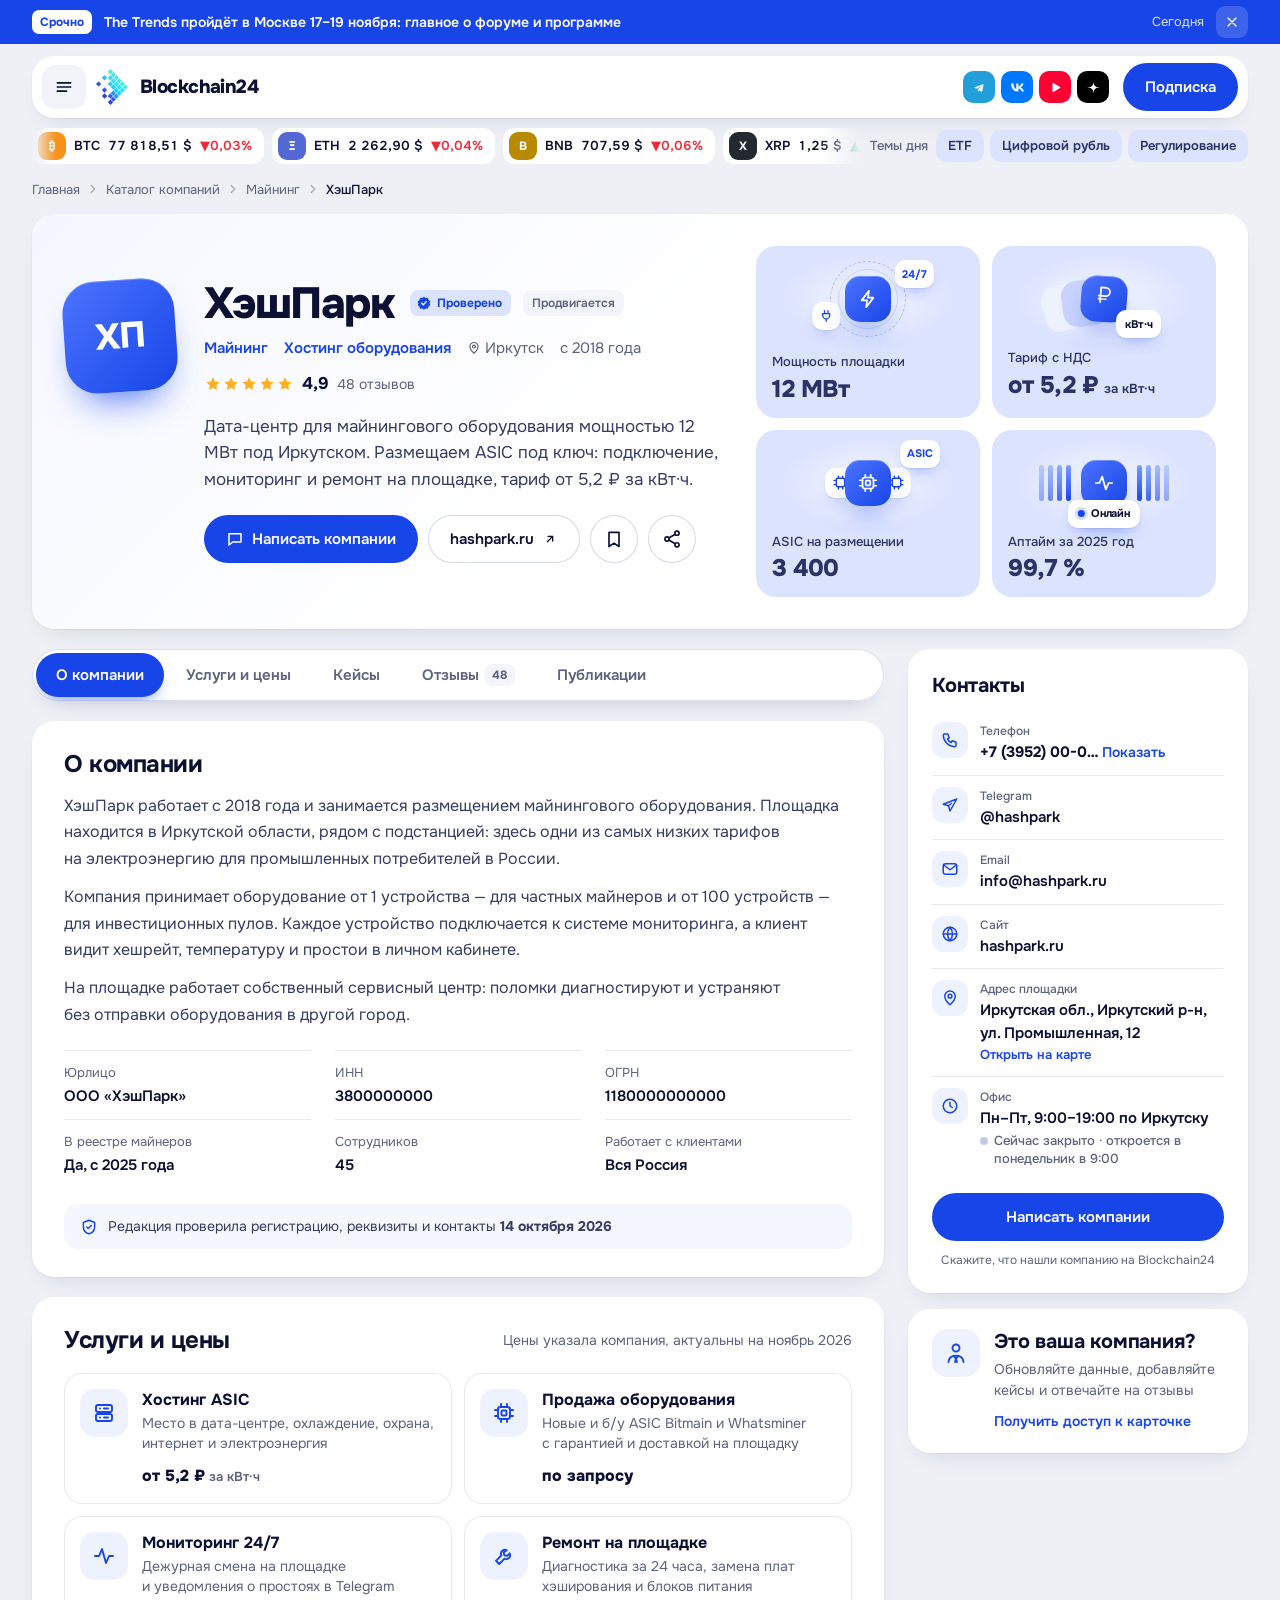
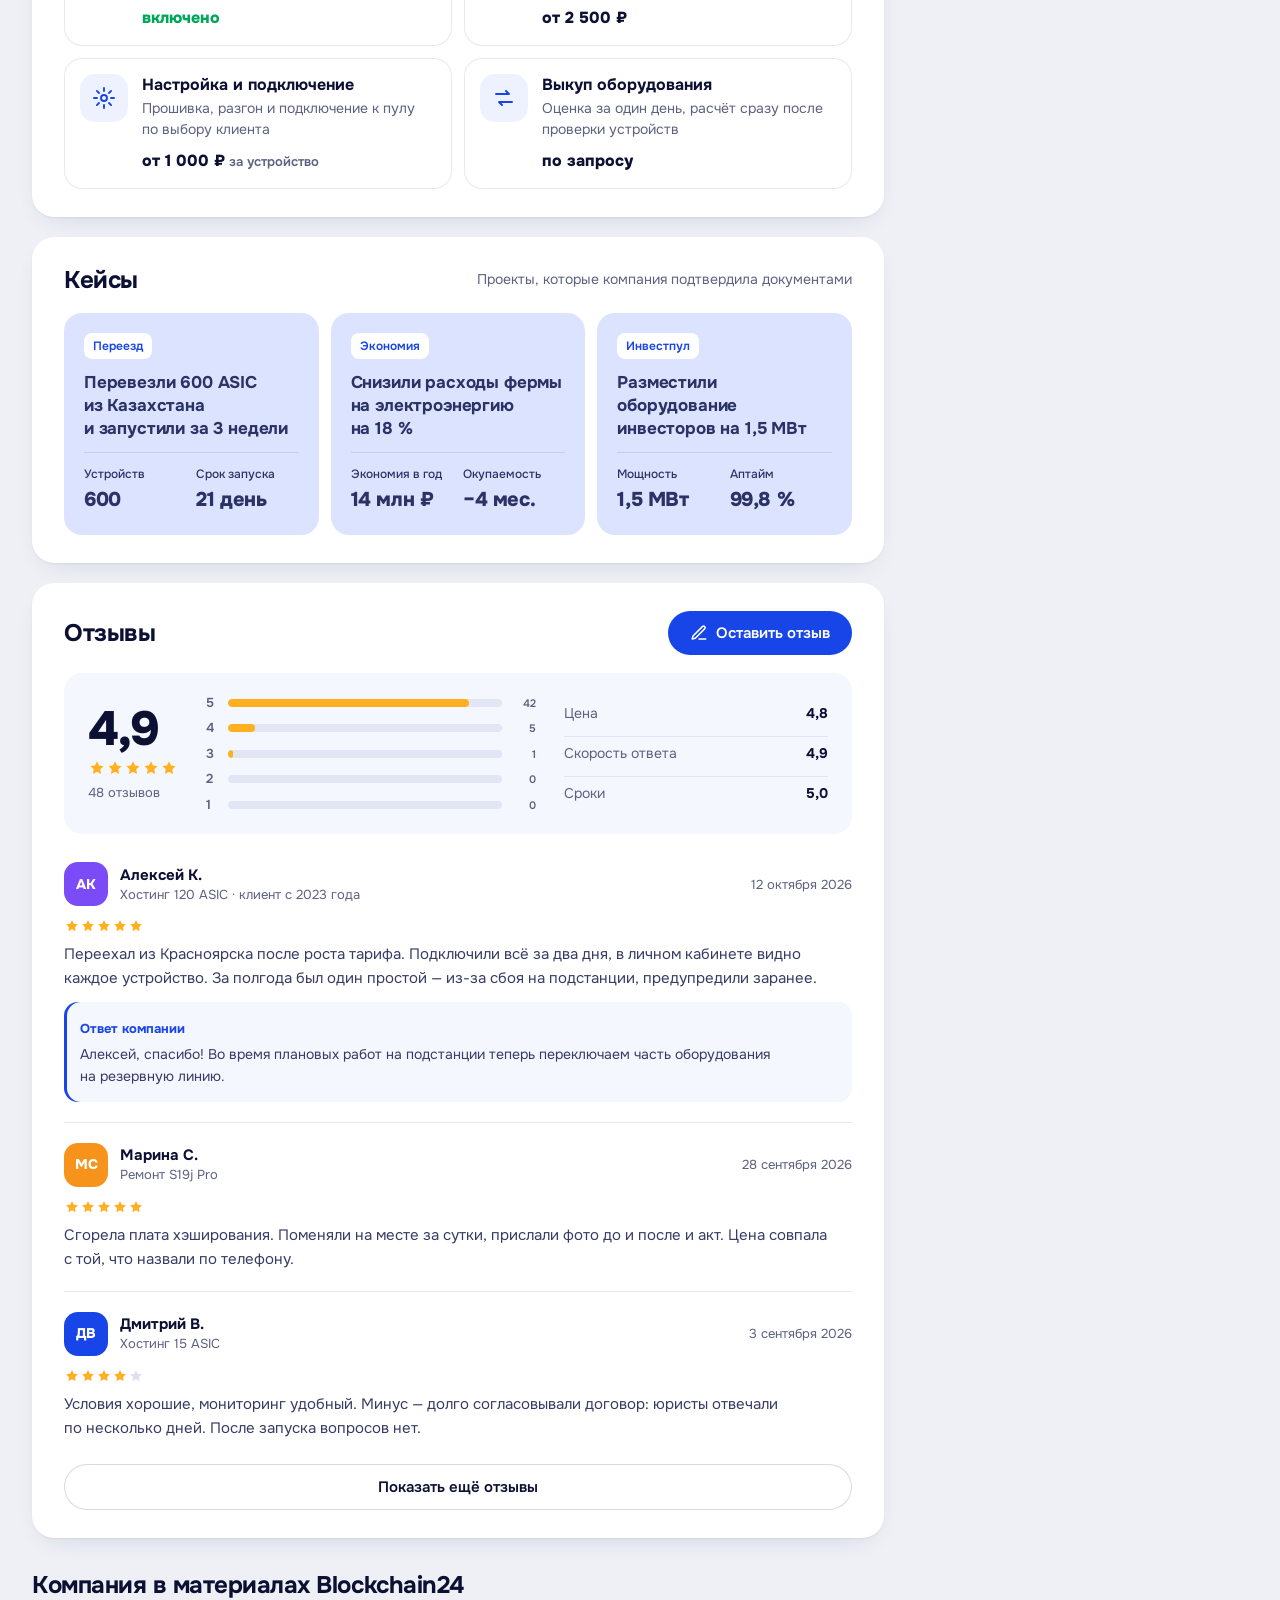
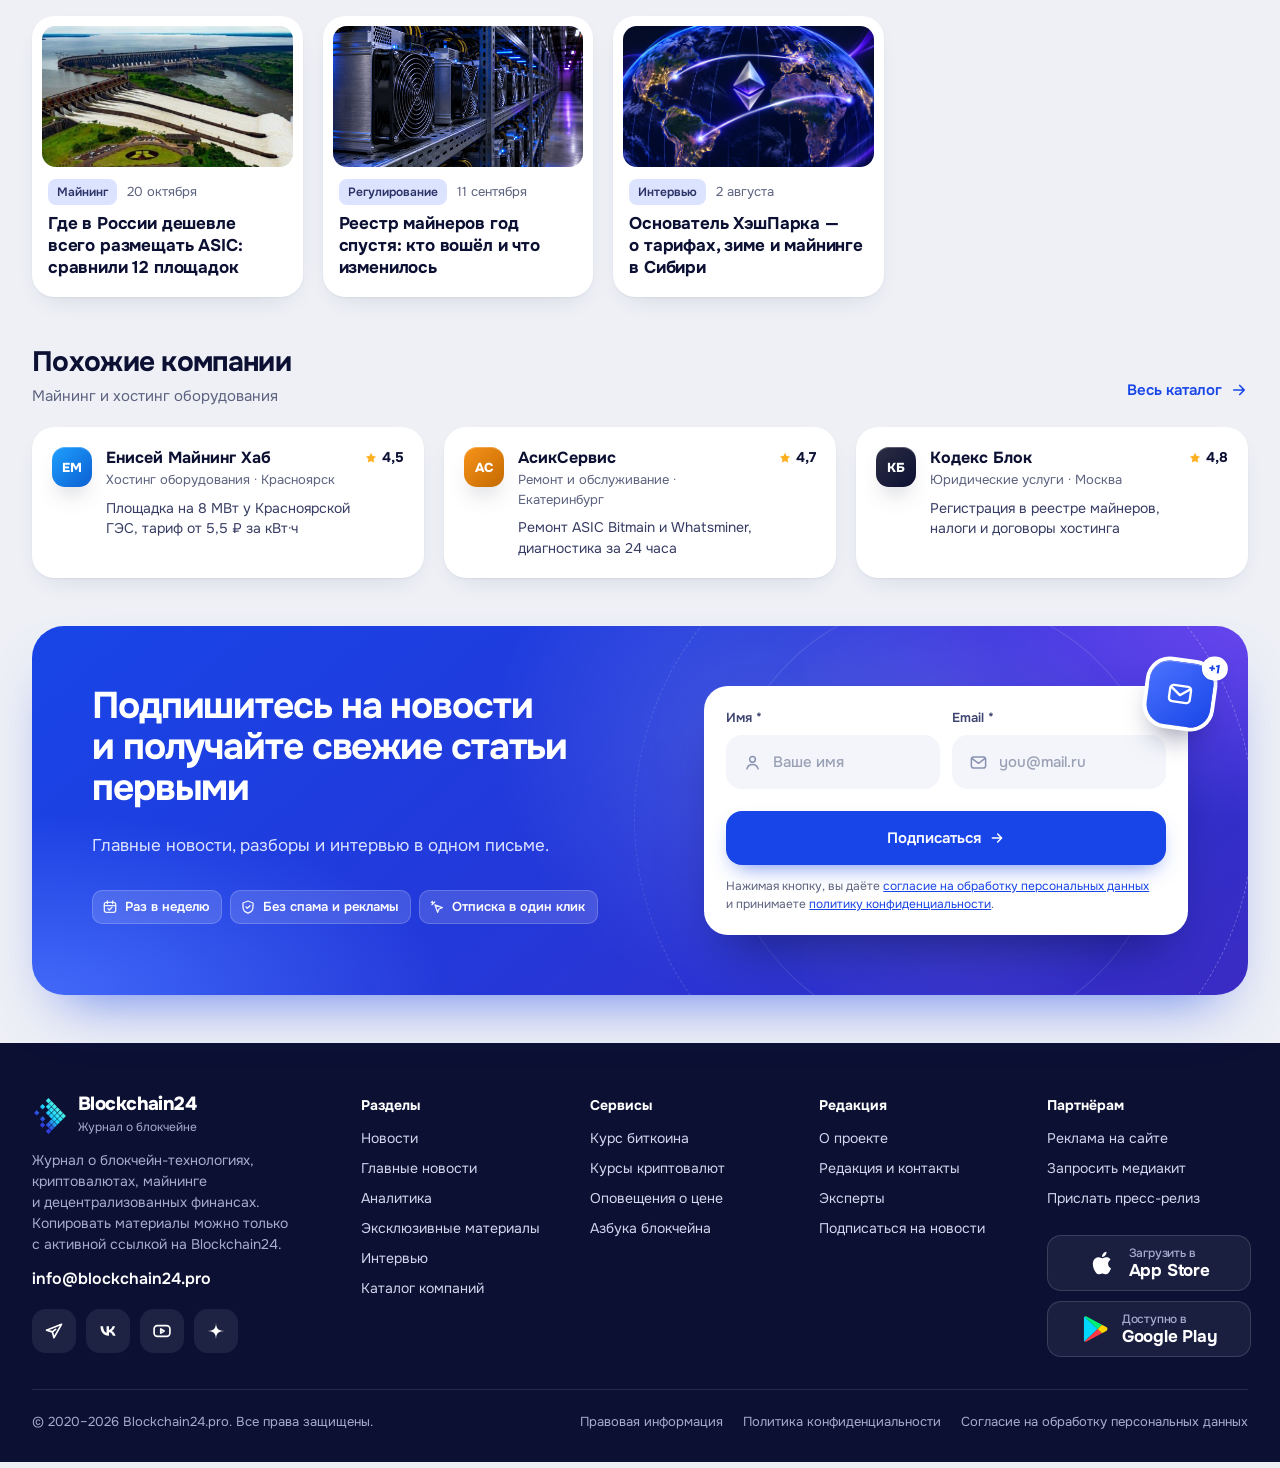
<file: company.html>
<!doctype html>
<html lang="ru">
<head>
<meta charset="utf-8">
<meta name="viewport" content="width=device-width, initial-scale=1">
<title>ХэшПарк — хостинг и продажа ASIC в Иркутске: услуги, цены, отзывы — Blockchain24</title>
<meta name="description" content="ХэшПарк — дата-центр для майнингового оборудования на 12 МВт в Иркутске. Хостинг ASIC от 5,2 ₽ за кВт·ч, ремонт, мониторинг 24/7. Контакты, цены и 48 отзывов клиентов.">
<link rel="preconnect" href="https://fonts.googleapis.com">
<link rel="preconnect" href="https://fonts.gstatic.com" crossorigin>
<link rel="preconnect" href="https://api.coingecko.com">
<link rel="stylesheet" href="https://fonts.googleapis.com/css2?family=Onest:wght@400;500;600;700;800&display=swap">
<link rel="stylesheet" href="css/main.css">
<link rel="stylesheet" href="css/listing.css">
<link rel="stylesheet" href="css/catalog.css">
<link rel="stylesheet" href="css/company.css">
<script type="application/ld+json">{"@context":"https://schema.org","@type":"LocalBusiness","name":"ХэшПарк","description":"Хостинг и продажа майнингового оборудования","address":{"@type":"PostalAddress","addressLocality":"Иркутск","addressCountry":"RU"},"telephone":"+73952000000","email":"info@hashpark.ru","aggregateRating":{"@type":"AggregateRating","ratingValue":"4.9","reviewCount":"48"}}</script>
</head>
<body>

<header class="hdr" id="hdr">
<!-- Блок 0. Срочно: появляется, только когда редактор ставит срочную новость -->
<div class="urgent" id="urgent">
<div class="wrap">
<b>Срочно</b>
<a href="https://blockchain24.pro/events">The Trends пройдёт в Москве 17–19 ноября: главное о форуме и программе</a>
<time datetime="2026-11-02">Сегодня</time>
<button type="button" aria-label="Скрыть срочную новость" id="urgentClose"><svg class="ic" width="16" height="16" viewBox="0 0 24 24" aria-hidden="true"><path d="M6 6l12 12M18 6 6 18"/></svg></button>
</div>
</div>
<div class="wrap hdr-in">
<div class="card hdr-card" id="hdrCard">
<div class="hdr-l">
<button class="ibtn burger" type="button" aria-label="Открыть меню" data-open="menu"><svg class="ic" width="20" height="20" viewBox="0 0 24 24" aria-hidden="true"><path d="M4 7h16M4 12h16M4 17h11"/></svg></button>
<a class="logo" href="index.html" aria-label="Blockchain24 — на главную">
<img class="logo-mark" src="img/logo.svg" alt="" width="36" height="36" onerror="this.onerror=null;this.src='https://blockchain24.pro/static/common/logo.svg'">
<span class="logo-t"><b>Blockchain24</b><small>Журнал о блокчейне</small></span>
</a>
</div>
<nav class="capsule" aria-label="Разделы">
<a href="index.html">Главная</a>
<a href="news.html">Новости</a>
<a href="https://blockchain24.pro/articles">Аналитика</a>
<a href="https://blockchain24.pro/interview">Интервью</a>
<a href="https://blockchain24.pro/abc">Азбука</a>
<a href="https://blockchain24.pro/coins">Курсы</a>
<a href="https://blockchain24.pro/events">События</a>
</nav>
<div class="hdr-act">
<div class="hsoc">
<a class="bs bs-tg" href="https://t.me/blockchain24_pro" target="_blank" rel="noopener" aria-label="Telegram-канал Blockchain24"><svg width="20" height="20" viewBox="0 0 24 24" aria-hidden="true"><path fill="#fff" d="M5.4 11.7 16.9 7.3c.5-.2 1 .1.8 1l-2 9.2c-.1.6-.6.8-1.1.5l-3-2.2-1.4 1.4c-.2.2-.3.3-.6.3l.2-3 5.5-5c.2-.2 0-.3-.3-.1l-6.8 4.3-2.9-.9c-.6-.2-.6-.6.1-.9Z"/></svg></a>
<a class="bs bs-vk" href="https://vk.com/blockchain_24" target="_blank" rel="noopener" aria-label="ВКонтакте"><svg width="20" height="20" viewBox="0 0 24 24" aria-hidden="true"><path fill="#fff" d="M12.8 17.6C6.6 17.6 3.1 13.4 3 6.4h3.1c.1 5.1 2.4 7.3 4.2 7.8V6.4h2.9v4.4c1.8-.2 3.7-2.2 4.3-4.4h2.9c-.5 2.7-2.5 4.7-3.9 5.5 1.4.7 3.7 2.4 4.6 5.7h-3.2c-.7-2.2-2.4-3.9-4.7-4.1v4.1h-.4Z"/></svg></a>
<a class="bs bs-yt" href="https://www.youtube.com/channel/UCxp7e_NhKW5kE62bEnx2N1w" target="_blank" rel="noopener" aria-label="YouTube"><svg width="20" height="20" viewBox="0 0 24 24" aria-hidden="true"><path fill="#fff" stroke="#fff" stroke-width="1.6" stroke-linejoin="round" d="M8.5 6.5 18 12l-9.5 5.5Z"/></svg></a>
<a class="bs bs-dz" href="https://zen.yandex.ru/id/6181284bb79a3d0793bf7cbc?lang=ru" target="_blank" rel="noopener" aria-label="Дзен"><svg width="18" height="18" viewBox="0 0 24 24" aria-hidden="true"><path fill="#fff" d="M12 2c.3 5.6 1.2 9.7 10 10-8.8.3-9.7 4.4-10 10-.3-5.6-1.2-9.7-10-10 8.8-.3 9.7-4.4 10-10Z"/></svg></a>
</div>
<button class="search" type="button" data-open="search" aria-label="Поиск по журналу"><svg class="ic" width="17" height="17" viewBox="0 0 24 24" aria-hidden="true"><circle cx="11" cy="11" r="7"/><path d="m20 20-3.5-3.5"/></svg><span>Поиск по журналу</span></button>
<a class="ibtn usr" href="https://blockchain24.pro/login" aria-label="Личный кабинет"><svg class="ic" width="19" height="19" viewBox="0 0 24 24" aria-hidden="true"><circle cx="12" cy="8" r="4"/><path d="M4 21c1.5-4 4.5-6 8-6s6.5 2 8 6"/></svg><span>Войти</span></a>
<a class="btn btn-p cta-l" href="#subscribe" style="height:44px">Подписаться</a>
<a class="btn btn-p cta-s" href="#subscribe">Подписка</a>
</div>
</div>
<div class="hdr-row" id="row2">
<div class="rates" aria-label="Курсы криптовалют" id="hdrRates"></div>
<div class="topics"><span>Темы дня</span><a href="https://blockchain24.pro/feykovaya-novost-pro-odobreniye-etf-podnyala-stoimost-bitkoina-pochti-do-30000-dollarov">ETF</a><a href="https://blockchain24.pro/sber-prisoyedinyayetsya-k-testirovaniyu-tsifrovogo-rublya-s-realnymi-kliyentami">Цифровой рубль</a><a href="https://blockchain24.pro/regulirovaniye-kriptovalyut-v-rossii-v-2023-godu">Регулирование</a></div>
</div>
</div>
</header>
<div id="hdrSpace" aria-hidden="true"></div>

<main>
<!-- ДЕМО-ДАННЫЕ: компания, реквизиты, контакты, цены, кейсы и отзывы ниже придуманы для макета карточки -->
<div class="wrap art-top">
<nav class="crumbs" aria-label="Хлебные крошки"><a href="index.html">Главная</a><a href="catalog.html">Каталог компаний</a><a href="catalog.html?cat=mining">Майнинг</a><span aria-current="page">ХэшПарк</span></nav>
</div>

<!-- Шапка компании -->
<section class="wrap" aria-labelledby="cpT">
<div class="card cp-hero">
<div class="cp-hero-m">
<span class="co-lg cp-lg" style="background:linear-gradient(135deg,#4C74FF,#1845E7)" aria-hidden="true">ХП</span>
<div class="cp-hero-b">
<div class="cp-h">
<h1 id="cpT">ХэшПарк</h1>
<span class="co-v" title="Регистрация и контакты подтверждены документами"><svg width="16" height="16" viewBox="0 0 24 24" aria-hidden="true"><path d="M12 2.5 14.6 4.4 17.8 4.3 18.8 7.4 21.4 9.3 20.4 12.4 21.4 15.5 18.8 17.4 17.8 20.5 14.6 20.4 12 22.3 9.4 20.4 6.2 20.5 5.2 17.4 2.6 15.5 3.6 12.4 2.6 9.3 5.2 7.4 6.2 4.3 9.4 4.4Z"/><path d="m8.5 12.3 2.4 2.4 4.6-4.8" fill="none" stroke="#fff" stroke-width="2" stroke-linecap="round" stroke-linejoin="round"/></svg>Проверено</span>
<span class="co-ad" title="Карточка размещена на платной основе. Это не влияет на рейтинг и отзывы">Продвигается</span>
</div>
<p class="co-meta cp-meta"><a href="catalog.html?cat=mining">Майнинг</a><a href="catalog.html?cat=hosting">Хостинг оборудования</a><span><svg class="ic" width="14" height="14" viewBox="0 0 24 24" aria-hidden="true"><path d="M12 21s-7-6.2-7-11.5A7 7 0 0 1 19 9.5C19 14.8 12 21 12 21Z"/><circle cx="12" cy="9.5" r="2.5"/></svg>Иркутск</span><span>с 2018 года</span></p>
<a class="cp-rate" href="#reviews"><span class="st" style="--v:98%" aria-hidden="true"></span><b>4,9</b><span>48 отзывов</span></a>
<p class="cp-lead">Дата-центр для майнингового оборудования мощностью 12 МВт под Иркутском. Размещаем ASIC под ключ: подключение, мониторинг и ремонт на площадке, тариф от 5,2 ₽ за кВт·ч.</p>
<div class="cp-acts" id="cpActs">
<button class="btn btn-p" type="button" data-modal="cpMsg"><svg class="ic" width="18" height="18" viewBox="0 0 24 24" aria-hidden="true"><path d="M4 5h16v11H9l-5 4Z"/></svg>Написать компании</button>
<a class="btn btn-o" href="#" rel="nofollow noopener" target="_blank">hashpark.ru<svg class="ic" width="16" height="16" viewBox="0 0 24 24" aria-hidden="true"><path d="M8 16 16 8M9 8h7v7"/></svg></a>
<button class="ibtn cp-ib" type="button" id="cpSave" aria-pressed="false" aria-label="Сохранить в избранное"><svg class="ic" width="20" height="20" viewBox="0 0 24 24" aria-hidden="true"><path d="M6 4h12v17l-6-4-6 4Z"/></svg></button>
<button class="ibtn cp-ib" type="button" id="cpShare" aria-label="Поделиться карточкой"><svg class="ic" width="20" height="20" viewBox="0 0 24 24" aria-hidden="true"><circle cx="18" cy="5" r="2.5"/><circle cx="6" cy="12" r="2.5"/><circle cx="18" cy="19" r="2.5"/><path d="m8.2 10.8 7.6-4.4M8.2 13.2l7.6 4.4"/></svg></button>
</div>
</div>
</div>
<dl class="cp-stats">
<!-- иллюстрации — на классах «Наших достижений» с главной (main.css): орбита, ряд плиток, стопка, волна -->
<div class="s1"><span class="ill" aria-hidden="true"><span class="orb o1"></span><span class="orb o2"><span class="sat s1">24/7</span><span class="sat s2"><svg width="14" height="14" viewBox="0 0 24 24"><path d="M9 3v5M15 3v5M6 8h12v3a6 6 0 0 1-12 0V8ZM12 17v4"/></svg></span></span><span class="tile"><svg width="26" height="26" viewBox="0 0 24 24"><path d="M13 3 5 13.5h6L10 21l8-10.5h-6Z"/></svg></span></span><dt>Мощность площадки</dt><dd>12 МВт</dd></div>
<div class="s2"><span class="ill ill--stack" aria-hidden="true"><span class="pg p1"></span><span class="pg p2"></span><span class="tile"><svg width="26" height="26" viewBox="0 0 24 24"><path d="M8 20V4h5.5a4.5 4.5 0 0 1 0 9H6M6 16.5h8"/></svg></span><span class="sat pin">кВт·ч</span></span><dt>Тариф с НДС</dt><dd>от 5,2 ₽<small>за кВт·ч</small></dd></div>
<div class="s3"><span class="ill ill--team" aria-hidden="true"><span class="team"><span class="fc f2"><svg width="20" height="20" viewBox="0 0 24 24"><rect x="6" y="6" width="12" height="12" rx="2.5"/><path d="M9 3v3M15 3v3M9 18v3M15 18v3M3 9h3M3 15h3M18 9h3M18 15h3"/></svg></span><span class="tile"><svg width="26" height="26" viewBox="0 0 24 24"><rect x="6" y="6" width="12" height="12" rx="2.5"/><rect x="9.5" y="9.5" width="5" height="5" rx="1"/><path d="M9 3v3M15 3v3M9 18v3M15 18v3M3 9h3M3 15h3M18 9h3M18 15h3"/></svg></span><span class="fc f3"><svg width="20" height="20" viewBox="0 0 24 24"><rect x="6" y="6" width="12" height="12" rx="2.5"/><path d="M9 3v3M15 3v3M9 18v3M15 18v3M3 9h3M3 15h3M18 9h3M18 15h3"/></svg></span></span><span class="sat cnt">ASIC</span></span><dt>ASIC на размещении</dt><dd>3 400</dd></div>
<div class="s4"><span class="ill ill--wave" aria-hidden="true"><span class="eqs l"><i></i><i></i><i></i><i></i></span><span class="tile"><svg width="26" height="26" viewBox="0 0 24 24"><path d="M3 12h4l3-7 4 14 3-7h4"/></svg></span><span class="eqs r"><i></i><i></i><i></i><i></i></span><span class="sat live"><b></b>Онлайн</span></span><dt>Аптайм за 2025 год</dt><dd>99,7 %</dd></div>
</dl>
</div>
</section>

<div class="wrap ls-grid cp-grid">
<div class="ls-col">

<!-- Навигация по разделам карточки -->
<nav class="cp-nav" id="cpNav" aria-label="Разделы карточки">
<a href="#about" class="on">О компании</a><a href="#services">Услуги и цены</a><a href="#cases">Кейсы</a><a href="#reviews">Отзывы <small>48</small></a><a href="#press">Публикации</a><a href="#contacts" class="cp-nav-c">Контакты</a>
</nav>

<section class="card cp-sec" id="about" aria-labelledby="aboutT">
<h2 id="aboutT">О компании</h2>
<div class="cp-txt">
<p>ХэшПарк работает с 2018 года и занимается размещением майнингового оборудования. Площадка находится в Иркутской области, рядом с подстанцией: здесь одни из самых низких тарифов на электроэнергию для промышленных потребителей в России.</p>
<p>Компания принимает оборудование от 1 устройства — для частных майнеров и от 100 устройств — для инвестиционных пулов. Каждое устройство подключается к системе мониторинга, а клиент видит хешрейт, температуру и простои в личном кабинете.</p>
<p>На площадке работает собственный сервисный центр: поломки диагностируют и устраняют без отправки оборудования в другой город.</p>
</div>
<dl class="cp-req">
<div><dt>Юрлицо</dt><dd>ООО «ХэшПарк»</dd></div>
<div><dt>ИНН</dt><dd>3800000000</dd></div>
<div><dt>ОГРН</dt><dd>1180000000000</dd></div>
<div><dt>В реестре майнеров</dt><dd>Да, с 2025 года</dd></div>
<div><dt>Сотрудников</dt><dd>45</dd></div>
<div><dt>Работает с клиентами</dt><dd>Вся Россия</dd></div>
</dl>
<p class="cp-chk"><svg class="ic" width="18" height="18" viewBox="0 0 24 24" aria-hidden="true"><path d="M12 3 4.5 6v5.5c0 4.5 3.2 8.3 7.5 9.5 4.3-1.2 7.5-5 7.5-9.5V6Z"/><path d="m9 12 2 2 4-4"/></svg><span>Редакция проверила регистрацию, реквизиты и контакты <b>14 октября 2026</b></span></p>
</section>

<section class="card cp-sec" id="services" aria-labelledby="srvT">
<div class="cp-sh"><h2 id="srvT">Услуги и цены</h2><p>Цены указала компания, актуальны на ноябрь 2026</p></div>
<ul class="cp-srv">
<li><span class="ct-ic" aria-hidden="true"><svg width="24" height="24" viewBox="0 0 24 24"><rect x="4" y="4" width="16" height="7" rx="2"/><rect x="4" y="13" width="16" height="7" rx="2"/><path d="M8 7.5h.01M8 16.5h.01M12 7.5h4M12 16.5h4"/></svg></span><div><b>Хостинг ASIC</b><p>Место в дата-центре, охлаждение, охрана, интернет и электроэнергия</p></div><span class="cp-pr">от 5,2 ₽<small>за кВт·ч</small></span></li>
<li><span class="ct-ic" aria-hidden="true"><svg width="24" height="24" viewBox="0 0 24 24"><rect x="6" y="6" width="12" height="12" rx="2.5"/><rect x="9.5" y="9.5" width="5" height="5" rx="1"/><path d="M9 3v3M15 3v3M9 18v3M15 18v3M3 9h3M3 15h3M18 9h3M18 15h3"/></svg></span><div><b>Продажа оборудования</b><p>Новые и б/у ASIC Bitmain и Whatsminer с гарантией и доставкой на площадку</p></div><span class="cp-pr">по запросу</span></li>
<li><span class="ct-ic" aria-hidden="true"><svg width="24" height="24" viewBox="0 0 24 24"><path d="M3 12h4l3-7 4 14 3-7h4"/></svg></span><div><b>Мониторинг 24/7</b><p>Дежурная смена на площадке и уведомления о простоях в Telegram</p></div><span class="cp-pr inc">включено</span></li>
<li><span class="ct-ic" aria-hidden="true"><svg width="24" height="24" viewBox="0 0 24 24"><path d="M14.7 6.3a4 4 0 0 0-5.4 5.2L4 16.8 7.2 20l5.3-5.3a4 4 0 0 0 5.2-5.4l-2.6 2.6-2.8-.6-.6-2.8Z"/></svg></span><div><b>Ремонт на площадке</b><p>Диагностика за 24 часа, замена плат хэширования и блоков питания</p></div><span class="cp-pr">от 2 500 ₽</span></li>
<li><span class="ct-ic" aria-hidden="true"><svg width="24" height="24" viewBox="0 0 24 24"><circle cx="12" cy="12" r="3"/><path d="M12 2v3M12 19v3M2 12h3M19 12h3M4.9 4.9 7 7M17 17l2.1 2.1M4.9 19.1 7 17M17 7l2.1-2.1"/></svg></span><div><b>Настройка и подключение</b><p>Прошивка, разгон и подключение к пулу по выбору клиента</p></div><span class="cp-pr">от 1 000 ₽<small>за устройство</small></span></li>
<li><span class="ct-ic" aria-hidden="true"><svg width="24" height="24" viewBox="0 0 24 24"><path d="M4 8h13l-3-3M20 16H7l3 3"/></svg></span><div><b>Выкуп оборудования</b><p>Оценка за один день, расчёт сразу после проверки устройств</p></div><span class="cp-pr">по запросу</span></li>
</ul>
</section>

<section class="card cp-sec" id="cases" aria-labelledby="casesT">
<div class="cp-sh"><h2 id="casesT">Кейсы</h2><p>Проекты, которые компания подтвердила документами</p></div>
<div class="cp-cases">
<article class="cp-case">
<span class="tag">Переезд</span>
<h3>Перевезли 600 ASIC из Казахстана и запустили за 3 недели</h3>
<dl><div><dt>Устройств</dt><dd>600</dd></div><div><dt>Срок запуска</dt><dd>21 день</dd></div></dl>
</article>
<article class="cp-case">
<span class="tag">Экономия</span>
<h3>Снизили расходы фермы на электроэнергию на 18 %</h3>
<dl><div><dt>Экономия в год</dt><dd>14 млн ₽</dd></div><div><dt>Окупаемость</dt><dd>−4 мес.</dd></div></dl>
</article>
<article class="cp-case">
<span class="tag">Инвестпул</span>
<h3>Разместили оборудование инвесторов на 1,5 МВт</h3>
<dl><div><dt>Мощность</dt><dd>1,5 МВт</dd></div><div><dt>Аптайм</dt><dd>99,8 %</dd></div></dl>
</article>
</div>
</section>

<section class="card cp-sec" id="reviews" aria-labelledby="rvT">
<div class="cp-sh"><h2 id="rvT">Отзывы</h2><button class="btn btn-p" type="button" data-modal="cpReview"><svg class="ic" width="18" height="18" viewBox="0 0 24 24" aria-hidden="true"><path d="M12 20h9M16.5 3.5a2.1 2.1 0 0 1 3 3L7 19l-4 1 1-4Z"/></svg>Оставить отзыв</button></div>
<div class="rv-sum">
<div class="rv-score"><b>4,9</b><span class="st" style="--v:98%" aria-hidden="true"></span><small>48 отзывов</small></div>
<ul class="rv-bars" aria-label="Распределение оценок">
<li><span>5</span><i style="--w:88%"></i><small>42</small></li>
<li><span>4</span><i style="--w:10%"></i><small>5</small></li>
<li><span>3</span><i style="--w:2%"></i><small>1</small></li>
<li><span>2</span><i style="--w:0%"></i><small>0</small></li>
<li><span>1</span><i style="--w:0%"></i><small>0</small></li>
</ul>
<ul class="rv-crit">
<li><span>Цена</span><b>4,8</b></li>
<li><span>Скорость ответа</span><b>4,9</b></li>
<li><span>Сроки</span><b>5,0</b></li>
</ul>
</div>
<div class="rv-list" id="rvList">
<article class="rv">
<div class="rv-h"><span class="rv-av" style="background:#7A4BF7" aria-hidden="true">АК</span><div><b>Алексей К.</b><small>Хостинг 120 ASIC · клиент с 2023 года</small></div><time datetime="2026-10-12">12 октября 2026</time></div>
<span class="st" style="--v:100%" role="img" aria-label="Оценка 5 из 5"></span>
<p>Переехал из Красноярска после роста тарифа. Подключили всё за два дня, в личном кабинете видно каждое устройство. За полгода был один простой — из-за сбоя на подстанции, предупредили заранее.</p>
<div class="rv-ans"><b>Ответ компании</b><p>Алексей, спасибо! Во время плановых работ на подстанции теперь переключаем часть оборудования на резервную линию.</p></div>
</article>
<article class="rv">
<div class="rv-h"><span class="rv-av" style="background:#F7931A" aria-hidden="true">МС</span><div><b>Марина С.</b><small>Ремонт S19j Pro</small></div><time datetime="2026-09-28">28 сентября 2026</time></div>
<span class="st" style="--v:100%" role="img" aria-label="Оценка 5 из 5"></span>
<p>Сгорела плата хэширования. Поменяли на месте за сутки, прислали фото до и после и акт. Цена совпала с той, что назвали по телефону.</p>
</article>
<article class="rv">
<div class="rv-h"><span class="rv-av" style="background:#1845E7" aria-hidden="true">ДВ</span><div><b>Дмитрий В.</b><small>Хостинг 15 ASIC</small></div><time datetime="2026-09-03">3 сентября 2026</time></div>
<span class="st" style="--v:80%" role="img" aria-label="Оценка 4 из 5"></span>
<p>Условия хорошие, мониторинг удобный. Минус — долго согласовывали договор: юристы отвечали по несколько дней. После запуска вопросов нет.</p>
</article>
<article class="rv" hidden>
<div class="rv-h"><span class="rv-av" style="background:#C2185B" aria-hidden="true">ИП</span><div><b>Игорь П.</b><small>Покупка 40 ASIC с размещением</small></div><time datetime="2026-08-17">17 августа 2026</time></div>
<span class="st" style="--v:100%" role="img" aria-label="Оценка 5 из 5"></span>
<p>Купил оборудование сразу с размещением — не пришлось организовывать доставку. Всё приехало проверенным и прошитым.</p>
</article>
<article class="rv" hidden>
<div class="rv-h"><span class="rv-av" style="background:#0B5FD1" aria-hidden="true">ЕН</span><div><b>Елена Н.</b><small>Хостинг 8 ASIC</small></div><time datetime="2026-07-30">30 июля 2026</time></div>
<span class="st" style="--v:100%" role="img" aria-label="Оценка 5 из 5"></span>
<p>Взяли небольшой объём без проблем, хотя другие площадки отказывали меньше чем от 50 устройств. Отвечают в Telegram быстро.</p>
</article>
</div>
<button class="btn btn-o rv-more" type="button" id="rvMore">Показать ещё отзывы</button>
</section>

<section class="cp-press-w" id="press" aria-labelledby="prT">
<div class="cp-sh"><h2 id="prT">Компания в материалах Blockchain24</h2></div>
<div class="cp-press">
<a class="card nc hov" href="https://blockchain24.pro/sazmining-zapustila-ekologichnuyu-mayning-ploshchadku-v-paragvaye"><span class="media"><img src="img/news-sazmining.jpg" alt="" loading="lazy" onerror="this.remove()"></span><span class="b"><span class="meta"><span class="tag">Майнинг</span><time datetime="2026-10-20">20 октября</time></span><span class="hl cl t-card">Где в России дешевле всего размещать ASIC: сравнили 12 площадок</span></span></a>
<a class="card nc hov" href="https://blockchain24.pro/zakonen-li-mayning-bitkoina-v-rossii-i-kakimi-budut-nalogi-na-dobychu-kriptovalyuty"><span class="media"><img src="img/rubric-3.jpg" alt="" loading="lazy" onerror="this.remove()"></span><span class="b"><span class="meta"><span class="tag">Регулирование</span><time datetime="2026-09-11">11 сентября</time></span><span class="hl cl t-card">Реестр майнеров год спустя: кто вошёл и что изменилось</span></span></a>
<a class="card nc hov" href="https://blockchain24.pro/kak-nachat-mayning-kriptovalyuty-poshagovaya-instruktsiya"><span class="media"><img src="img/pick-1.jpg" alt="" loading="lazy" onerror="this.remove()"></span><span class="b"><span class="meta"><span class="tag">Интервью</span><time datetime="2026-08-02">2 августа</time></span><span class="hl cl t-card">Основатель ХэшПарка — о тарифах, зиме и майнинге в Сибири</span></span></a>
</div>
</section>
</div>

<aside class="art-side cp-side" aria-label="Контакты компании">
<div class="side-stick">
<section class="card cp-ct" id="contacts" aria-labelledby="ctT">
<h2 id="ctT">Контакты</h2>
<ul class="cp-ct-l">
<li><span class="cp-ct-ic" aria-hidden="true"><svg class="ic" width="18" height="18" viewBox="0 0 24 24"><path d="M5 4h4l2 5-2.5 1.5a11 11 0 0 0 5 5L15 13l5 2v4a2 2 0 0 1-2 2A16 16 0 0 1 3 6a2 2 0 0 1 2-2Z"/></svg></span><div><small>Телефон</small><span id="cpPhone"><b>+7 (3952) 00-0…</b> <button type="button" class="lnk cp-show" data-tel="+73952000000" data-label="+7 (3952) 00-00-00">Показать</button></span></div></li>
<li><span class="cp-ct-ic" aria-hidden="true"><svg class="ic" width="18" height="18" viewBox="0 0 24 24"><path d="M21 4 3 11l7 2 2 7 9-16Z"/><path d="m10 13 4-3"/></svg></span><div><small>Telegram</small><a href="#" rel="nofollow noopener" target="_blank">@hashpark</a></div></li>
<li><span class="cp-ct-ic" aria-hidden="true"><svg class="ic" width="18" height="18" viewBox="0 0 24 24"><rect x="3" y="5" width="18" height="14" rx="3"/><path d="m4 7 8 6 8-6"/></svg></span><div><small>Email</small><a href="mailto:info@hashpark.ru">info@hashpark.ru</a></div></li>
<li><span class="cp-ct-ic" aria-hidden="true"><svg class="ic" width="18" height="18" viewBox="0 0 24 24"><circle cx="12" cy="12" r="9"/><path d="M3 12h18M12 3a14 14 0 0 1 0 18M12 3a14 14 0 0 0 0 18"/></svg></span><div><small>Сайт</small><a href="#" rel="nofollow noopener" target="_blank">hashpark.ru</a></div></li>
<li><span class="cp-ct-ic" aria-hidden="true"><svg class="ic" width="18" height="18" viewBox="0 0 24 24"><path d="M12 21s-7-6.2-7-11.5A7 7 0 0 1 19 9.5C19 14.8 12 21 12 21Z"/><circle cx="12" cy="9.5" r="2.5"/></svg></span><div><small>Адрес площадки</small><span>Иркутская обл., Иркутский р-н, ул. Промышленная, 12</span><a class="cp-map" href="https://yandex.ru/maps/?text=%D0%98%D1%80%D0%BA%D1%83%D1%82%D1%81%D0%BA" target="_blank" rel="noopener">Открыть на карте</a></div></li>
<li><span class="cp-ct-ic" aria-hidden="true"><svg class="ic" width="18" height="18" viewBox="0 0 24 24"><circle cx="12" cy="12" r="9"/><path d="M12 7v5l3 2"/></svg></span><div><small>Офис</small><span>Пн–Пт, 9:00–19:00 по Иркутску</span><span class="cp-open" id="cpOpen"></span></div></li>
</ul>
<button class="btn btn-p" type="button" data-modal="cpMsg">Написать компании</button>
<p class="cp-ct-n">Скажите, что нашли компанию на Blockchain24</p>
</section>
<section class="card cp-own" aria-labelledby="ownT">
<span class="ct-ic cp-own-ic" aria-hidden="true"><svg width="24" height="24" viewBox="0 0 24 24"><circle cx="12" cy="7" r="3.5"/><path d="M4.5 21c.4-3.9 3.2-6.4 7.5-6.4s7.1 2.5 7.5 6.4"/><path d="m9.6 14.9 2.4 2.6 2.4-2.6M12 17.5l-.9 3.5M12 17.5l.9 3.5"/></svg></span>
<div>
<h2 id="ownT">Это ваша компания?</h2>
<p>Обновляйте данные, добавляйте кейсы и отвечайте на отзывы</p>
<a class="lnk" href="mailto:catalog@blockchain24.pro?subject=%D0%A3%D0%BF%D1%80%D0%B0%D0%B2%D0%BB%D0%B5%D0%BD%D0%B8%D0%B5%20%D0%BA%D0%B0%D1%80%D1%82%D0%BE%D1%87%D0%BA%D0%BE%D0%B9%20%D0%A5%D1%8D%D1%88%D0%9F%D0%B0%D1%80%D0%BA">Получить доступ к карточке</a>
</div>
</section>
</div>
</aside>
</div>

<!-- Похожие компании -->
<section class="wrap sec" aria-labelledby="simT">
<div class="sec-h"><div><h2 id="simT">Похожие компании</h2><p>Майнинг и хостинг оборудования</p></div><a class="btn btn-o" href="catalog.html">Весь каталог</a></div>
<div class="cp-sim">
<a class="card cp-sim-i" href="company.html"><span class="co-lg sm" style="background:linear-gradient(135deg,#1FA0FF,#0B5FD1)" aria-hidden="true">ЕМ</span><span class="cp-sim-b"><b>Енисей Майнинг Хаб</b><small>Хостинг оборудования · Красноярск</small><span class="cp-sim-d">Площадка на 8 МВт у Красноярской ГЭС, тариф от 5,5 ₽ за кВт·ч</span></span><span class="cp-sim-r"><svg width="14" height="14" viewBox="0 0 24 24" aria-hidden="true"><path d="m12 3 2.7 5.6 6.1.9-4.4 4.3 1 6.1-5.4-2.9-5.4 2.9 1-6.1-4.4-4.3 6.1-.9Z"/></svg>4,5</span></a>
<a class="card cp-sim-i" href="company.html"><span class="co-lg sm" style="background:linear-gradient(135deg,#F7931A,#C46A00)" aria-hidden="true">АС</span><span class="cp-sim-b"><b>АсикСервис</b><small>Ремонт и обслуживание · Екатеринбург</small><span class="cp-sim-d">Ремонт ASIC Bitmain и Whatsminer, диагностика за 24 часа</span></span><span class="cp-sim-r"><svg width="14" height="14" viewBox="0 0 24 24" aria-hidden="true"><path d="m12 3 2.7 5.6 6.1.9-4.4 4.3 1 6.1-5.4-2.9-5.4 2.9 1-6.1-4.4-4.3 6.1-.9Z"/></svg>4,7</span></a>
<a class="card cp-sim-i" href="company.html"><span class="co-lg sm" style="background:linear-gradient(135deg,#2B2D42,#0C1033)" aria-hidden="true">КБ</span><span class="cp-sim-b"><b>Кодекс Блок</b><small>Юридические услуги · Москва</small><span class="cp-sim-d">Регистрация в реестре майнеров, налоги и договоры хостинга</span></span><span class="cp-sim-r"><svg width="14" height="14" viewBox="0 0 24 24" aria-hidden="true"><path d="m12 3 2.7 5.6 6.1.9-4.4 4.3 1 6.1-5.4-2.9-5.4 2.9 1-6.1-4.4-4.3 6.1-.9Z"/></svg>4,8</span></a>
</div>
</section>

<!-- 13. Подписка на новости -->
<section class="wrap sec" id="subscribe" aria-labelledby="mailT">
<div class="sub-mail">
<div class="mail-art" aria-hidden="true"><span class="ma-r r1"></span><span class="ma-r r2"></span><span class="ma-r r3"></span></div>
<div class="sub-mail-t">
<h2 id="mailT">Подпишитесь на новости и получайте свежие статьи первыми</h2>
<p>Главные новости, разборы и интервью в одном письме.<span class="mf-at" aria-hidden="true"><svg width="20" height="20" viewBox="0 0 24 24"><circle cx="12" cy="12" r="3.6"/><path d="M15.6 12v1.4a2.6 2.6 0 0 0 5.2 0V12a8.8 8.8 0 1 0-3.5 7"/></svg></span></p>
<ul class="perks" aria-label="Что вы получите">
<li><svg class="ic" width="16" height="16" viewBox="0 0 24 24" aria-hidden="true"><rect x="3.5" y="5" width="17" height="15" rx="3"/><path d="M3.5 10h17M8 3v4M16 3v4"/><path d="M9 14.5l2 2 4-4"/></svg>Раз в неделю</li>
<li><svg class="ic" width="16" height="16" viewBox="0 0 24 24" aria-hidden="true"><path d="M12 3 4.5 6v5.5c0 4.5 3.2 8.3 7.5 9.5 4.3-1.2 7.5-5 7.5-9.5V6Z"/><path d="m9 12 2 2 4-4"/></svg>Без спама и рекламы</li>
<li><svg class="ic" width="16" height="16" viewBox="0 0 24 24" aria-hidden="true"><path d="m9 9 11 4-5 2-2 5Z"/><path d="M5 3.5v2.5M3.5 5H6M8.5 4.5l-1.5 1.5M4.5 8.5 6 7"/></svg>Отписка в один клик</li>
</ul>
<form class="js-form mail-form" novalidate>
<span class="mf-tile" aria-hidden="true"><svg width="28" height="28" viewBox="0 0 24 24"><rect x="3" y="5" width="18" height="14" rx="3"/><path d="m4 7 8 6 8-6"/></svg><b>+1</b></span>
<div class="fields" data-body>
<div class="mail-row">
<label class="fld"><span>Имя *</span><input name="name" required autocomplete="given-name" placeholder="Ваше имя"></label>
<label class="fld"><span>Email *</span><input name="email" type="email" required autocomplete="email" placeholder="you@mail.ru"></label>
<button class="btn btn-p" type="submit">Подписаться<svg width="16" height="16" viewBox="0 0 24 24" aria-hidden="true"><path d="M5 12h14M13 6l6 6-6 6"/></svg></button>
</div>
<p class="err" hidden>Укажите имя и корректный email</p>
<p class="consent">Нажимая кнопку, вы даёте <a href="https://blockchain24.pro/soglasie" target="_blank" rel="noopener">согласие на обработку персональных данных</a> и принимаете <a href="https://blockchain24.pro/policy" target="_blank" rel="noopener">политику конфиденциальности</a>.</p>
</div>
<div class="ok" data-ok hidden><span class="sq" aria-hidden="true"><svg class="ic" width="24" height="24" viewBox="0 0 24 24"><path d="m5 12 5 5 9-10"/></svg></span><b>Вы подписаны</b><p>Первое письмо придёт с ближайшим выпуском.</p></div>
</form>
</div>
</div>
</section>
</main>

<footer class="ft">
<div class="wrap">
<div class="ft-top">
<div class="ft-brand">
<a class="logo" href="index.html" aria-label="Blockchain24 — на главную"><img class="logo-mark" src="img/logo.svg" alt="" width="36" height="36" onerror="this.onerror=null;this.src='https://blockchain24.pro/static/common/logo.svg'"><span class="logo-t"><b>Blockchain24</b><small>Журнал о блокчейне</small></span></a>
<p>Журнал о блокчейн-технологиях, криптовалютах, майнинге и децентрализованных финансах. Копировать материалы можно только с активной ссылкой на Blockchain24.</p>
<a class="ft-mail" href="mailto:info@blockchain24.pro">info@blockchain24.pro</a>
<div class="soc">
<a href="https://t.me/blockchain24_pro" target="_blank" rel="noopener" aria-label="Telegram"><svg class="ic" width="20" height="20" viewBox="0 0 24 24" aria-hidden="true"><path d="M21 4 3 11l7 2 2 7 9-16Z"/><path d="m10 13 4-3"/></svg></a>
<a href="https://vk.com/blockchain_24" target="_blank" rel="noopener" aria-label="ВКонтакте"><svg width="20" height="20" viewBox="0 0 24 24" aria-hidden="true"><path fill="currentColor" d="M12.8 17.6C6.6 17.6 3.1 13.4 3 6.4h3.1c.1 5.1 2.4 7.3 4.2 7.8V6.4h2.9v4.4c1.8-.2 3.7-2.2 4.3-4.4h2.9c-.5 2.7-2.5 4.7-3.9 5.5 1.4.7 3.7 2.4 4.6 5.7h-3.2c-.7-2.2-2.4-3.9-4.7-4.1v4.1h-.4Z"/></svg></a>
<a href="https://www.youtube.com/channel/UCxp7e_NhKW5kE62bEnx2N1w" target="_blank" rel="noopener" aria-label="YouTube"><svg class="ic" width="20" height="20" viewBox="0 0 24 24" aria-hidden="true"><rect x="2.5" y="5.5" width="19" height="13" rx="4"/><path d="m10.5 9.5 4 2.5-4 2.5Z"/></svg></a>
<a href="https://zen.yandex.ru/id/6181284bb79a3d0793bf7cbc?lang=ru" target="_blank" rel="noopener" aria-label="Дзен"><svg width="20" height="20" viewBox="0 0 24 24" aria-hidden="true"><path fill="currentColor" d="M12 2c.3 5.6 1.2 9.7 10 10-8.8.3-9.7 4.4-10 10-.3-5.6-1.2-9.7-10-10 8.8-.3 9.7-4.4 10-10Z"/></svg></a>
</div>
</div>
<div><h4>Разделы</h4><div class="ft-l"><a href="https://blockchain24.pro/news">Новости</a><a href="https://blockchain24.pro/top-news">Главные новости</a><a href="https://blockchain24.pro/articles">Аналитика</a><a href="https://blockchain24.pro/copyright">Эксклюзивные материалы</a><a href="https://blockchain24.pro/interview">Интервью</a><a href="catalog.html">Каталог компаний</a></div></div>
<div><h4>Сервисы</h4><div class="ft-l"><a href="https://blockchain24.pro/kurs-bitkoina">Курс биткоина</a><a href="https://blockchain24.pro/coins">Курсы криптовалют</a><a href="index.html#market">Оповещения о цене</a><a href="https://blockchain24.pro/abc">Азбука блокчейна</a></div></div>
<div><h4>Редакция</h4><div class="ft-l"><a href="https://blockchain24.pro/about">О проекте</a><a href="https://blockchain24.pro/contacts">Редакция и контакты</a><a href="https://blockchain24.pro/experts">Эксперты</a><a href="https://blockchain24.pro/subscribe">Подписаться на новости</a></div></div>
<div><h4>Партнёрам</h4><div class="ft-l"><a href="mailto:info@blockchain24.pro?subject=Реклама%20на%20Blockchain24">Реклама на сайте</a><a href="mailto:info@blockchain24.pro?subject=Медиакит">Запросить медиакит</a><a href="mailto:info@blockchain24.pro?subject=Пресс-релиз">Прислать пресс-релиз</a></div>
<div class="stores ft-stores"><a class="store" href="https://apps.apple.com/us/app/blockchain24/id1558326386" target="_blank" rel="noopener"><svg width="22" height="22" viewBox="0 0 24 24" aria-hidden="true" fill="currentColor"><path d="M16.4 12.6c0-2.4 2-3.6 2.1-3.7-1.1-1.7-2.9-1.9-3.5-1.9-1.5-.2-2.9.9-3.7.9-.8 0-1.9-.9-3.2-.8-1.6 0-3.1 1-4 2.4-1.7 3-.4 7.4 1.2 9.8.8 1.2 1.8 2.5 3 2.4 1.2 0 1.7-.8 3.1-.8 1.5 0 1.9.8 3.2.8 1.3 0 2.2-1.2 3-2.4.9-1.4 1.3-2.7 1.3-2.8 0 0-2.5-1-2.5-3.9ZM14 5.4c.7-.8 1.1-1.9 1-3-1 0-2.1.7-2.8 1.5-.6.7-1.2 1.8-1 2.9 1.1.1 2.1-.6 2.8-1.4Z"/></svg><span><small>Загрузить в</small>App Store</span></a><a class="store" href="https://play.google.com/store/apps/details?id=ru.devroom.blockchain24" target="_blank" rel="noopener"><svg width="20" height="22" viewBox="0 0 20 22" aria-hidden="true"><path d="M1 1.2 11.3 11 1 20.8c-.3-.2-.5-.6-.5-1V2.2c0-.4.2-.8.5-1Z" fill="#00D7FE"/><path d="m14.7 7.6-3.4 3.4L1 1.2c.2-.1.5-.2.8-.2.3 0 .5.1.8.2l12.1 6.4Z" fill="#00F076"/><path d="M14.7 14.4 2.6 20.8c-.3.1-.5.2-.8.2-.3 0-.6-.1-.8-.2L11.3 11l3.4 3.4Z" fill="#FF3A44"/><path d="M19 11c0 .6-.3 1.2-.9 1.5l-3.4 1.9-3.4-3.4 3.4-3.4 3.4 1.9c.6.3.9.9.9 1.5Z" fill="#FFD400"/></svg><span><small>Доступно в</small>Google Play</span></a></div></div>
</div>
<div class="ft-b">
<span>© 2020–2026 Blockchain24.pro. Все права защищены.</span>
<nav aria-label="Правовая информация"><a href="https://blockchain24.pro/pravo">Правовая информация</a><a href="https://blockchain24.pro/policy">Политика конфиденциальности</a><a href="https://blockchain24.pro/soglasie">Согласие на обработку персональных данных</a></nav>
</div>
</div>
</footer>
<button class="totop" type="button" id="toTop" aria-label="Наверх" hidden><svg class="totop-ring" viewBox="0 0 56 56" aria-hidden="true"><circle cx="28" cy="28" r="26"/><circle class="pr" cx="28" cy="28" r="26"/></svg><svg class="totop-ar" width="20" height="20" viewBox="0 0 24 24" aria-hidden="true"><path d="M12 19V5M5.5 11.5 12 5l6.5 6.5"/></svg></button>

<!-- Мобильное меню -->
<div class="ovl ovl-m" id="menu" hidden>
<div class="drawer" role="dialog" aria-modal="true" aria-label="Меню">
<div class="drawer-top">
<a class="logo" href="index.html"><img class="logo-mark" src="img/logo.svg" alt="" width="36" height="36" onerror="this.onerror=null;this.src='https://blockchain24.pro/static/common/logo.svg'"><span class="logo-t"><b>Blockchain24</b></span></a>
<button class="ibtn" type="button" data-close aria-label="Закрыть меню"><svg class="ic" width="20" height="20" viewBox="0 0 24 24" aria-hidden="true"><path d="M6 6l12 12M18 6 6 18"/></svg></button>
</div>
<nav aria-label="Разделы">
<a href="index.html">Главная</a><a href="news.html">Новости</a><a href="https://blockchain24.pro/articles">Аналитика</a><a href="https://blockchain24.pro/interview">Интервью</a><a href="https://blockchain24.pro/abc">Азбука</a><a href="https://blockchain24.pro/coins">Курсы</a><a href="https://blockchain24.pro/events">События</a><a href="catalog.html" aria-current="page">Каталог</a><a href="https://blockchain24.pro/login">Личный кабинет</a>
</nav>
<button class="btn btn-o" type="button" data-open="search">Поиск по журналу</button>
<a class="btn btn-p" href="#subscribe" data-close-nav>Подписаться</a>
<div class="soc">
<a class="bs bs-tg" href="https://t.me/blockchain24_pro" target="_blank" rel="noopener" aria-label="Telegram-канал Blockchain24"><svg width="20" height="20" viewBox="0 0 24 24" aria-hidden="true"><path fill="#fff" d="M5.4 11.7 16.9 7.3c.5-.2 1 .1.8 1l-2 9.2c-.1.6-.6.8-1.1.5l-3-2.2-1.4 1.4c-.2.2-.3.3-.6.3l.2-3 5.5-5c.2-.2 0-.3-.3-.1l-6.8 4.3-2.9-.9c-.6-.2-.6-.6.1-.9Z"/></svg></a>
<a class="bs bs-vk" href="https://vk.com/blockchain_24" target="_blank" rel="noopener" aria-label="ВКонтакте"><svg width="20" height="20" viewBox="0 0 24 24" aria-hidden="true"><path fill="#fff" d="M12.8 17.6C6.6 17.6 3.1 13.4 3 6.4h3.1c.1 5.1 2.4 7.3 4.2 7.8V6.4h2.9v4.4c1.8-.2 3.7-2.2 4.3-4.4h2.9c-.5 2.7-2.5 4.7-3.9 5.5 1.4.7 3.7 2.4 4.6 5.7h-3.2c-.7-2.2-2.4-3.9-4.7-4.1v4.1h-.4Z"/></svg></a>
<a class="bs bs-yt" href="https://www.youtube.com/channel/UCxp7e_NhKW5kE62bEnx2N1w" target="_blank" rel="noopener" aria-label="YouTube"><svg width="20" height="20" viewBox="0 0 24 24" aria-hidden="true"><path fill="#fff" stroke="#fff" stroke-width="1.6" stroke-linejoin="round" d="M8.5 6.5 18 12l-9.5 5.5Z"/></svg></a>
<a class="bs bs-dz" href="https://zen.yandex.ru/id/6181284bb79a3d0793bf7cbc?lang=ru" target="_blank" rel="noopener" aria-label="Дзен"><svg width="18" height="18" viewBox="0 0 24 24" aria-hidden="true"><path fill="#fff" d="M12 2c.3 5.6 1.2 9.7 10 10-8.8.3-9.7 4.4-10 10-.3-5.6-1.2-9.7-10-10 8.8-.3 9.7-4.4 10-10Z"/></svg></a>
</div>
</div>
</div>

<!-- Поиск -->
<div class="ovl" id="search" hidden>
<div class="dlg" role="dialog" aria-modal="true" aria-labelledby="srchT">
<button class="ibtn x" type="button" data-close aria-label="Закрыть поиск"><svg class="ic" width="20" height="20" viewBox="0 0 24 24" aria-hidden="true"><path d="M6 6l12 12M18 6 6 18"/></svg></button>
<h2 id="srchT">Поиск по журналу</h2>
<p class="dlg-sub">Новости, статьи, интервью и курсы монет</p>
<form class="fields" action="https://blockchain24.pro/search" method="get" role="search">
<label class="fld"><span>Запрос</span><input type="search" name="q" placeholder="Биткоин, ETF, майнинг"></label>
<button class="btn btn-p" type="submit">Найти</button>
</form>
<div class="srch-res"><a href="https://blockchain24.pro/kurs-bitkoina">Курс биткоина</a><a href="https://blockchain24.pro/chto-takoe-nft-tokeny-prostymi-slovami-spisok-nft-token">NFT</a><a href="https://blockchain24.pro/ethereum-perehod-na-pos">Ethereum PoS</a><a href="https://blockchain24.pro/zakonen-li-mayning-bitkoina-v-rossii-i-kakimi-budut-nalogi-na-dobychu-kriptovalyuty">Налоги на майнинг</a></div>
</div>
</div>


<!-- Мобильная панель связи: появляется, когда кнопки шапки компании ушли из вида -->
<div class="cp-bar" id="cpBar" aria-hidden="true">
<a class="btn btn-o" href="tel:+73952000000" tabindex="-1"><svg class="ic" width="18" height="18" viewBox="0 0 24 24" aria-hidden="true"><path d="M5 4h4l2 5-2.5 1.5a11 11 0 0 0 5 5L15 13l5 2v4a2 2 0 0 1-2 2A16 16 0 0 1 3 6a2 2 0 0 1 2-2Z"/></svg>Позвонить</a>
<button class="btn btn-p" type="button" data-modal="cpMsg" tabindex="-1">Написать</button>
</div>

<!-- Сообщение компании -->
<div class="ovl" id="cpMsg" hidden>
<div class="dlg" role="dialog" aria-modal="true" aria-labelledby="cpMsgT">
<button class="ibtn x" type="button" data-close aria-label="Закрыть форму"><svg class="ic" width="20" height="20" viewBox="0 0 24 24" aria-hidden="true"><path d="M6 6l12 12M18 6 6 18"/></svg></button>
<form class="js-form" novalidate>
<div data-body>
<div class="dlg-co-h"><span class="co-lg sm" style="background:linear-gradient(135deg,#4C74FF,#1845E7)" aria-hidden="true">ХП</span><h2 id="cpMsgT">Написать в ХэшПарк</h2></div>
<p class="dlg-sub">Передадим заявку менеджеру компании. Обычно отвечают в течение часа в рабочее время</p>
<div class="fields">
<label class="fld"><span>Что вас интересует</span><select name="topic"><option>Хостинг ASIC</option><option>Покупка оборудования</option><option>Ремонт</option><option>Выкуп оборудования</option><option>Другое</option></select></label>
<div class="row2">
<label class="fld"><span>Имя *</span><input name="name" required autocomplete="name" placeholder="Как к вам обращаться"></label>
<label class="fld"><span>Телефон или Telegram *</span><input name="contact" required placeholder="+7 или @username"></label>
</div>
<label class="fld"><span>Сообщение</span><textarea name="msg" maxlength="1000" placeholder="Например: 40 устройств S21, нужен хостинг с декабря"></textarea></label>
<p class="err" hidden>Заполните имя и контакт для связи</p>
<button class="btn btn-p" type="submit">Отправить</button>
<p class="consent">Нажимая кнопку, вы даёте <a href="https://blockchain24.pro/soglasie" target="_blank" rel="noopener">согласие на обработку персональных данных</a> и передачу их компании.</p>
</div>
</div>
<div class="ok" data-ok hidden><span class="sq" aria-hidden="true"><svg class="ic" width="24" height="24" viewBox="0 0 24 24"><path d="m5 12 5 5 9-10"/></svg></span><b>Заявка передана</b><p>Менеджер ХэшПарка свяжется с вами по указанным контактам.</p><button class="btn btn-p" type="button" data-close>Готово</button></div>
</form>
</div>
</div>

<!-- Отзыв о компании -->
<div class="ovl" id="cpReview" hidden>
<div class="dlg" role="dialog" aria-modal="true" aria-labelledby="cpRvT">
<button class="ibtn x" type="button" data-close aria-label="Закрыть форму"><svg class="ic" width="20" height="20" viewBox="0 0 24 24" aria-hidden="true"><path d="M6 6l12 12M18 6 6 18"/></svg></button>
<form class="js-form" novalidate>
<div data-body>
<h2 id="cpRvT">Отзыв о ХэшПарке</h2>
<p class="dlg-sub">Публикуем после модерации. Компания сможет ответить</p>
<div class="fields">
<fieldset class="rate-in"><legend>Ваша оценка</legend>
<div class="rate-s">
<input type="radio" name="rate" value="5" id="rs5" checked><label for="rs5" title="Отлично"><span class="sr">5</span></label>
<input type="radio" name="rate" value="4" id="rs4"><label for="rs4" title="Хорошо"><span class="sr">4</span></label>
<input type="radio" name="rate" value="3" id="rs3"><label for="rs3" title="Нормально"><span class="sr">3</span></label>
<input type="radio" name="rate" value="2" id="rs2"><label for="rs2" title="Плохо"><span class="sr">2</span></label>
<input type="radio" name="rate" value="1" id="rs1"><label for="rs1" title="Ужасно"><span class="sr">1</span></label>
</div>
</fieldset>
<label class="fld"><span>Какой услугой пользовались</span><select name="service"><option>Хостинг ASIC</option><option>Продажа оборудования</option><option>Ремонт на площадке</option><option>Настройка и подключение</option><option>Выкуп оборудования</option></select></label>
<label class="fld"><span>Отзыв *</span><textarea name="text" required maxlength="2000" placeholder="Что понравилось, что можно улучшить"></textarea></label>
<div class="row2">
<label class="fld"><span>Имя *</span><input name="name" required autocomplete="given-name" placeholder="Будет опубликовано"></label>
<label class="fld"><span>Email *</span><input name="email" type="email" required autocomplete="email" placeholder="Не публикуется"></label>
</div>
<p class="err" hidden>Заполните отзыв, имя и email</p>
<button class="btn btn-p" type="submit">Отправить отзыв</button>
<p class="consent">Нажимая кнопку, вы даёте <a href="https://blockchain24.pro/soglasie" target="_blank" rel="noopener">согласие на обработку персональных данных</a> и принимаете <a href="https://blockchain24.pro/policy" target="_blank" rel="noopener">политику конфиденциальности</a>.</p>
</div>
</div>
<div class="ok" data-ok hidden><span class="sq" aria-hidden="true"><svg class="ic" width="24" height="24" viewBox="0 0 24 24"><path d="m5 12 5 5 9-10"/></svg></span><b>Спасибо за отзыв</b><p>Опубликуем его после проверки модератором — обычно в течение суток.</p><button class="btn btn-p" type="button" data-close>Готово</button></div>
</form>
</div>
</div>
<script src="js/main.js"></script>
<script src="js/company.js"></script>
</body>
</html>
</file>
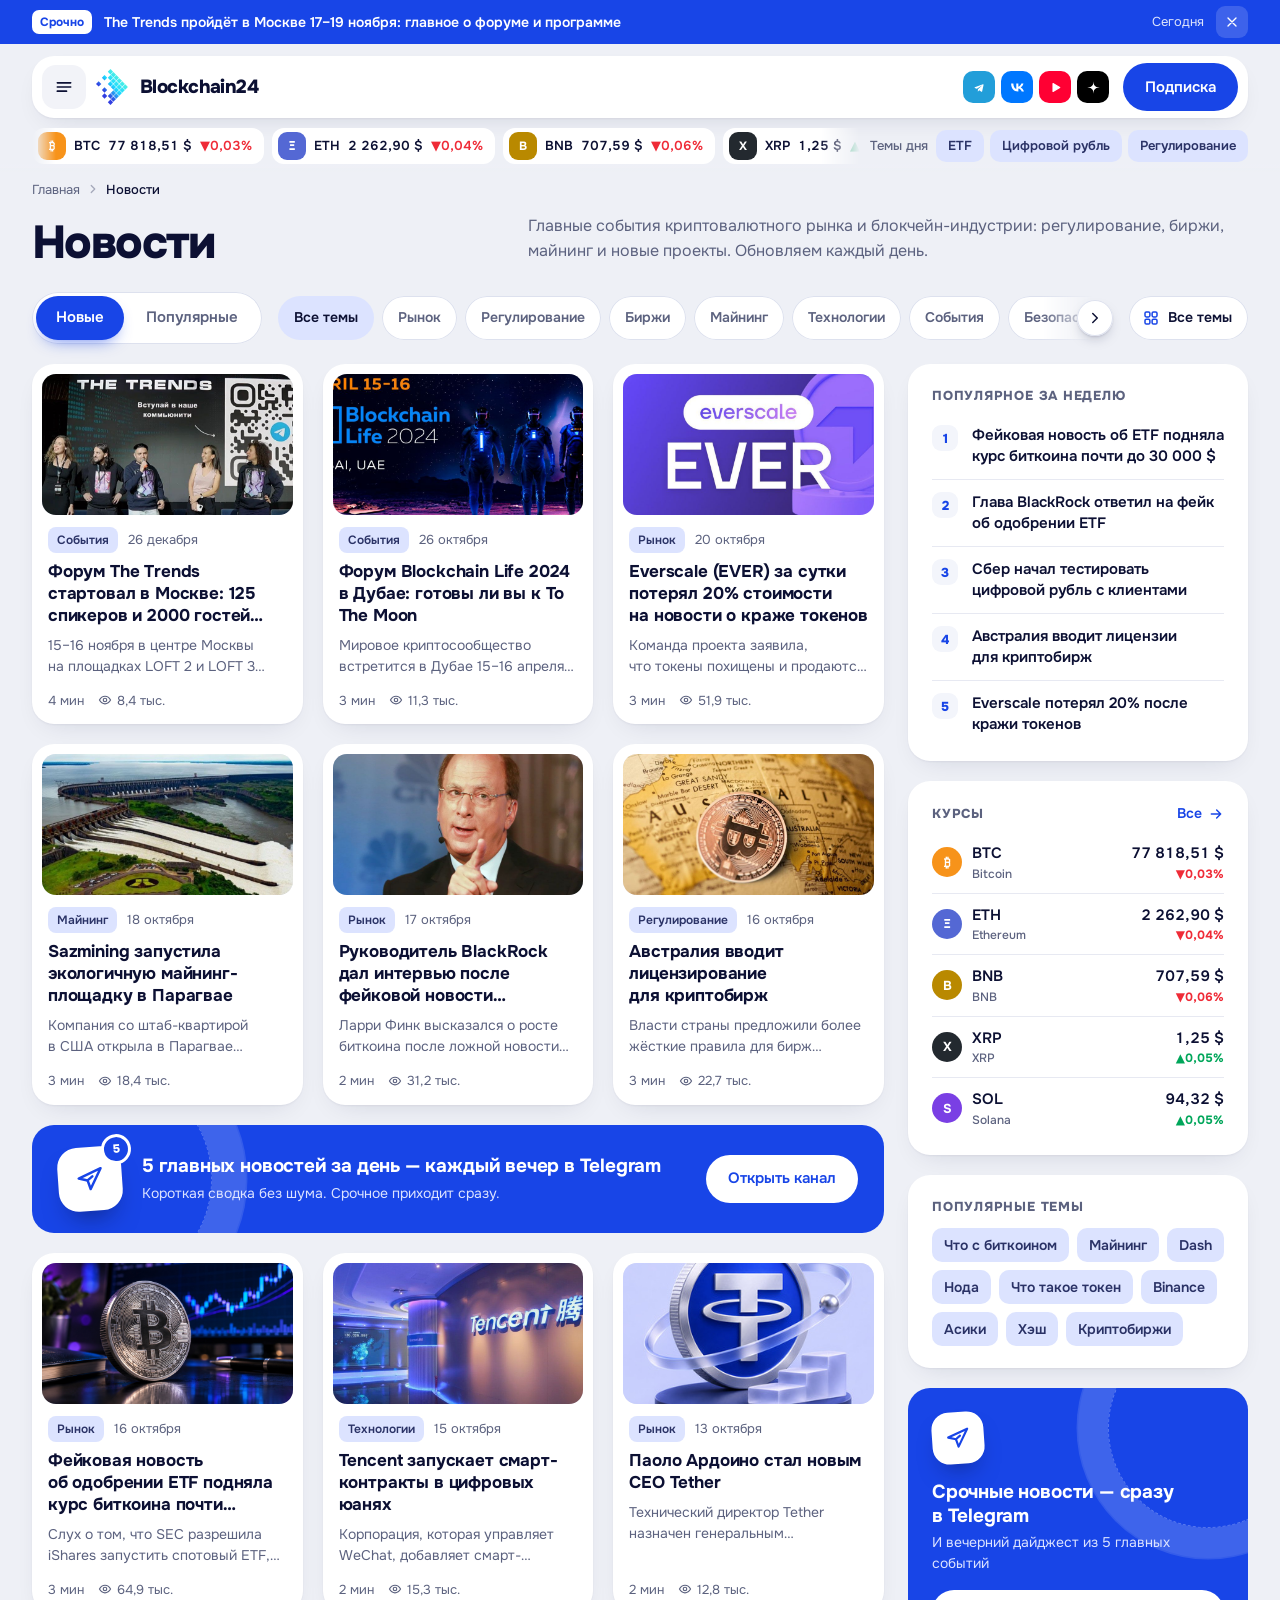
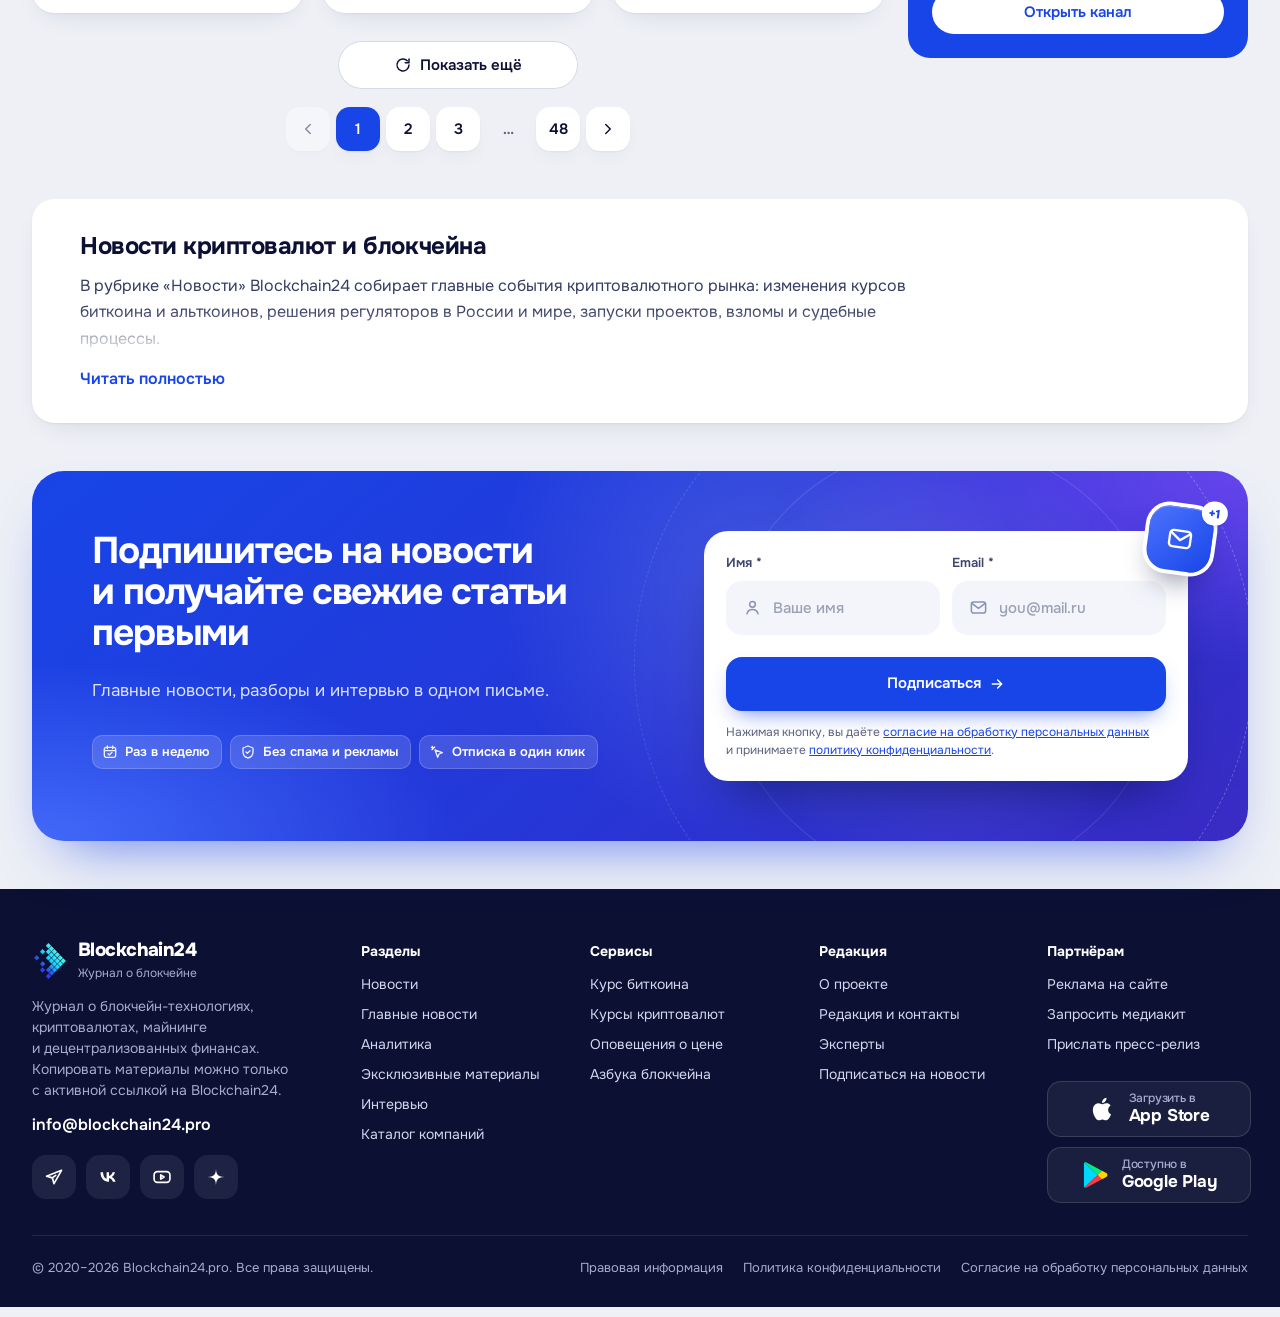
<file: news.html>
<!doctype html>
<html lang="ru">
<head>
<meta charset="utf-8">
<meta name="viewport" content="width=device-width, initial-scale=1">
<title>Новости криптовалют и блокчейна — Blockchain24</title>
<meta name="description" content="Главные события криптовалютного рынка и блокчейн-индустрии: регулирование, биржи, майнинг и новые проекты. Обновляем каждый день.">
<link rel="preconnect" href="https://fonts.googleapis.com">
<link rel="preconnect" href="https://fonts.gstatic.com" crossorigin>
<link rel="preconnect" href="https://api.coingecko.com">
<link rel="stylesheet" href="https://fonts.googleapis.com/css2?family=Onest:wght@400;500;600;700;800&display=swap">
<link rel="stylesheet" href="css/main.css">
<link rel="stylesheet" href="css/listing.css">
</head>
<body>

<header class="hdr" id="hdr">
<!-- Блок 0. Срочно: появляется, только когда редактор ставит срочную новость -->
<div class="urgent" id="urgent">
<div class="wrap">
<b>Срочно</b>
<a href="https://blockchain24.pro/events">The Trends пройдёт в Москве 17–19 ноября: главное о форуме и программе</a>
<time datetime="2026-11-02">Сегодня</time>
<button type="button" aria-label="Скрыть срочную новость" id="urgentClose"><svg class="ic" width="16" height="16" viewBox="0 0 24 24" aria-hidden="true"><path d="M6 6l12 12M18 6 6 18"/></svg></button>
</div>
</div>
<div class="wrap hdr-in">
<div class="card hdr-card" id="hdrCard">
<div class="hdr-l">
<button class="ibtn burger" type="button" aria-label="Открыть меню" data-open="menu"><svg class="ic" width="20" height="20" viewBox="0 0 24 24" aria-hidden="true"><path d="M4 7h16M4 12h16M4 17h11"/></svg></button>
<a class="logo" href="index.html" aria-label="Blockchain24 — на главную">
<img class="logo-mark" src="img/logo.svg" alt="" width="36" height="36" onerror="this.onerror=null;this.src='https://blockchain24.pro/static/common/logo.svg'">
<span class="logo-t"><b>Blockchain24</b><small>Журнал о блокчейне</small></span>
</a>
</div>
<nav class="capsule" aria-label="Разделы">
<a href="index.html">Главная</a>
<a href="news.html" aria-current="page">Новости</a>
<a href="https://blockchain24.pro/articles">Аналитика</a>
<a href="https://blockchain24.pro/interview">Интервью</a>
<a href="https://blockchain24.pro/abc">Азбука</a>
<a href="https://blockchain24.pro/coins">Курсы</a>
<a href="https://blockchain24.pro/events">События</a>
</nav>
<div class="hdr-act">
<div class="hsoc">
<a class="bs bs-tg" href="https://t.me/blockchain24_pro" target="_blank" rel="noopener" aria-label="Telegram-канал Blockchain24"><svg width="20" height="20" viewBox="0 0 24 24" aria-hidden="true"><path fill="#fff" d="M5.4 11.7 16.9 7.3c.5-.2 1 .1.8 1l-2 9.2c-.1.6-.6.8-1.1.5l-3-2.2-1.4 1.4c-.2.2-.3.3-.6.3l.2-3 5.5-5c.2-.2 0-.3-.3-.1l-6.8 4.3-2.9-.9c-.6-.2-.6-.6.1-.9Z"/></svg></a>
<a class="bs bs-vk" href="https://vk.com/blockchain_24" target="_blank" rel="noopener" aria-label="ВКонтакте"><svg width="20" height="20" viewBox="0 0 24 24" aria-hidden="true"><path fill="#fff" d="M12.8 17.6C6.6 17.6 3.1 13.4 3 6.4h3.1c.1 5.1 2.4 7.3 4.2 7.8V6.4h2.9v4.4c1.8-.2 3.7-2.2 4.3-4.4h2.9c-.5 2.7-2.5 4.7-3.9 5.5 1.4.7 3.7 2.4 4.6 5.7h-3.2c-.7-2.2-2.4-3.9-4.7-4.1v4.1h-.4Z"/></svg></a>
<a class="bs bs-yt" href="https://www.youtube.com/channel/UCxp7e_NhKW5kE62bEnx2N1w" target="_blank" rel="noopener" aria-label="YouTube"><svg width="20" height="20" viewBox="0 0 24 24" aria-hidden="true"><path fill="#fff" stroke="#fff" stroke-width="1.6" stroke-linejoin="round" d="M8.5 6.5 18 12l-9.5 5.5Z"/></svg></a>
<a class="bs bs-dz" href="https://zen.yandex.ru/id/6181284bb79a3d0793bf7cbc?lang=ru" target="_blank" rel="noopener" aria-label="Дзен"><svg width="18" height="18" viewBox="0 0 24 24" aria-hidden="true"><path fill="#fff" d="M12 2c.3 5.6 1.2 9.7 10 10-8.8.3-9.7 4.4-10 10-.3-5.6-1.2-9.7-10-10 8.8-.3 9.7-4.4 10-10Z"/></svg></a>
</div>
<button class="search" type="button" data-open="search" aria-label="Поиск по журналу"><svg class="ic" width="17" height="17" viewBox="0 0 24 24" aria-hidden="true"><circle cx="11" cy="11" r="7"/><path d="m20 20-3.5-3.5"/></svg><span>Поиск по журналу</span></button>
<a class="ibtn usr" href="https://blockchain24.pro/login" aria-label="Личный кабинет"><svg class="ic" width="19" height="19" viewBox="0 0 24 24" aria-hidden="true"><circle cx="12" cy="8" r="4"/><path d="M4 21c1.5-4 4.5-6 8-6s6.5 2 8 6"/></svg><span>Войти</span></a>
<a class="btn btn-p cta-l" href="#subscribe" style="height:44px">Подписаться</a>
<a class="btn btn-p cta-s" href="#subscribe">Подписка</a>
</div>
</div>
<div class="hdr-row" id="row2">
<div class="rates" aria-label="Курсы криптовалют" id="hdrRates"></div>
<div class="topics"><span>Темы дня</span><a href="https://blockchain24.pro/feykovaya-novost-pro-odobreniye-etf-podnyala-stoimost-bitkoina-pochti-do-30000-dollarov">ETF</a><a href="https://blockchain24.pro/sber-prisoyedinyayetsya-k-testirovaniyu-tsifrovogo-rublya-s-realnymi-kliyentami">Цифровой рубль</a><a href="https://blockchain24.pro/regulirovaniye-kriptovalyut-v-rossii-v-2023-godu">Регулирование</a></div>
</div>
</div>
</header>
<div id="hdrSpace" aria-hidden="true"></div>

<main>
<div class="wrap art-top">
<nav class="crumbs" aria-label="Хлебные крошки"><a href="index.html">Главная</a><span aria-current="page">Новости</span></nav>
</div>

<!-- Шапка рубрики -->
<section class="wrap ls-head" aria-labelledby="lsT">
<div class="ls-title">
<h1 id="lsT">Новости</h1>
<p>Главные события криптовалютного рынка и блокчейн-индустрии: регулирование, биржи, майнинг и новые проекты. Обновляем каждый день.</p>
</div>
</section>

<div class="wrap ls-barw">
<!-- Сортировка слева, темы справа (прокручиваются по горизонтали) -->
<div class="ls-bar">
<div class="ls-sort" role="group" aria-label="Сортировка"><button type="button" aria-pressed="true" data-sort="new">Новые</button><button type="button" aria-pressed="false" data-sort="pop">Популярные</button></div>
<div class="ls-topics-w" id="lsTw">
<button type="button" class="tw-ar tw-l" aria-label="Прокрутить темы назад" tabindex="-1"><svg class="ic" width="18" height="18" viewBox="0 0 24 24" aria-hidden="true"><path d="m15 6-6 6 6 6"/></svg></button>
<div class="ls-topics" role="group" aria-label="Темы"><button type="button" class="tp" aria-pressed="true" data-topic="all">Все темы</button><button type="button" class="tp" aria-pressed="false" data-topic="market">Рынок</button><button type="button" class="tp" aria-pressed="false" data-topic="law">Регулирование</button><button type="button" class="tp" aria-pressed="false" data-topic="ex">Биржи</button><button type="button" class="tp" aria-pressed="false" data-topic="mining">Майнинг</button><button type="button" class="tp" aria-pressed="false" data-topic="tech">Технологии</button><button type="button" class="tp" aria-pressed="false" data-topic="events">События</button><button type="button" class="tp" aria-pressed="false" data-topic="sec">Безопасность</button><button type="button" class="tp" aria-pressed="false" data-topic="btc">Биткоин</button><button type="button" class="tp" aria-pressed="false" data-topic="eth">Ethereum</button><button type="button" class="tp" aria-pressed="false" data-topic="defi">DeFi</button><button type="button" class="tp" aria-pressed="false" data-topic="nft">NFT</button><button type="button" class="tp" aria-pressed="false" data-topic="stable">Стейблкоины</button><button type="button" class="tp" aria-pressed="false" data-topic="rub">Цифровой рубль</button><button type="button" class="tp" aria-pressed="false" data-topic="cfa">ЦФА</button><button type="button" class="tp" aria-pressed="false" data-topic="tax">Налоги</button><button type="button" class="tp" aria-pressed="false" data-topic="etf">ETF</button><button type="button" class="tp" aria-pressed="false" data-topic="web3">Web3</button></div>
<button type="button" class="tw-ar tw-r" aria-label="Прокрутить темы вперёд" tabindex="-1"><svg class="ic" width="18" height="18" viewBox="0 0 24 24" aria-hidden="true"><path d="m9 6 6 6-6 6"/></svg></button>
</div>
<button type="button" class="tw-all" id="twAll" aria-expanded="false" aria-controls="twPop" aria-label="Все темы списком"><svg class="ic" width="18" height="18" viewBox="0 0 24 24" aria-hidden="true"><rect x="4" y="4" width="6.5" height="6.5" rx="1.8"/><rect x="13.5" y="4" width="6.5" height="6.5" rx="1.8"/><rect x="4" y="13.5" width="6.5" height="6.5" rx="1.8"/><rect x="13.5" y="13.5" width="6.5" height="6.5" rx="1.8"/></svg><span>Все темы</span></button>
<div class="tw-pop" id="twPop" hidden><div class="tw-pop-h"><b>Темы</b><span id="twCount"></span></div><div class="tw-pop-l"></div></div>
</div>
</div>

<div class="wrap ls-grid">
<div class="ls-col">

<!-- Лента рубрики. data-views — для сортировки по популярности (демо-значения) -->
<div class="ls-list" id="lsList">
<a class="card nc hov" data-topic="events" data-date="2023-12-26" data-views="8400" href="https://blockchain24.pro/unikalny-kross-industrialny-tekhnologichesky-forum-the-trends-uspeshno-startoval"><span class="media"><img src="img/news-trends.jpg" alt="" onerror="this.remove()"></span><span class="b"><span class="meta"><span class="tag">События</span><time datetime="2023-12-26">26 декабря</time></span><span class="hl cl t-card">Форум The Trends стартовал в Москве: 125 спикеров и 2000 гостей за два дня</span><span class="cl ls-ex">15–16 ноября в центре Москвы на площадках LOFT 2 и LOFT 3 прошёл кросс-индустриальный технологический бизнес-форум The Trends.</span><span class="nc-f"><span>4 мин</span><span><svg class="ic" width="14" height="14" viewBox="0 0 24 24" aria-hidden="true"><path d="M2.5 12S6 5.5 12 5.5 21.5 12 21.5 12 18 18.5 12 18.5 2.5 12 2.5 12Z"/><circle cx="12" cy="12" r="3"/></svg>8,4 тыс.</span></span></span></a>
<a class="card nc hov" data-topic="events" data-date="2023-10-26" data-views="11300" href="https://blockchain24.pro/forum-blockchain-life-2024-v-dubaye-gotovy-li-vy-k-to-the-moon"><span class="media"><img src="img/news-bl2024.jpg" alt="" loading="lazy" onerror="this.remove()"></span><span class="b"><span class="meta"><span class="tag">События</span><time datetime="2023-10-26">26 октября</time></span><span class="hl cl t-card">Форум Blockchain Life 2024 в Дубае: готовы ли вы к To The Moon</span><span class="cl ls-ex">Мировое криптосообщество встретится в Дубае 15–16 апреля на 12-м форуме Blockchain Life.</span><span class="nc-f"><span>3 мин</span><span><svg class="ic" width="14" height="14" viewBox="0 0 24 24" aria-hidden="true"><path d="M2.5 12S6 5.5 12 5.5 21.5 12 21.5 12 18 18.5 12 18.5 2.5 12 2.5 12Z"/><circle cx="12" cy="12" r="3"/></svg>11,3 тыс.</span></span></span></a>
<a class="card nc hov" data-topic="market sec defi" data-date="2023-10-20" data-views="51899" href="article.html"><span class="media"><img src="img/article-everscale.jpg" alt="" loading="lazy" onerror="this.remove()"></span><span class="b"><span class="meta"><span class="tag">Рынок</span><time datetime="2023-10-20">20 октября</time></span><span class="hl cl t-card">Everscale (EVER) за сутки потерял 20% стоимости на новости о краже токенов</span><span class="cl ls-ex">Команда проекта заявила, что токены похищены и продаются на биржах.</span><span class="nc-f"><span>3 мин</span><span><svg class="ic" width="14" height="14" viewBox="0 0 24 24" aria-hidden="true"><path d="M2.5 12S6 5.5 12 5.5 21.5 12 21.5 12 18 18.5 12 18.5 2.5 12 2.5 12Z"/><circle cx="12" cy="12" r="3"/></svg>51,9 тыс.</span></span></span></a>
<a class="card nc hov" data-topic="mining" data-date="2023-10-18" data-views="18400" href="https://blockchain24.pro/sazmining-zapustila-ekologichnuyu-mayning-ploshchadku-v-paragvaye"><span class="media"><img src="img/news-sazmining.jpg" alt="" loading="lazy" onerror="this.remove()"></span><span class="b"><span class="meta"><span class="tag">Майнинг</span><time datetime="2023-10-18">18 октября</time></span><span class="hl cl t-card">Sazmining запустила экологичную майнинг-площадку в Парагвае</span><span class="cl ls-ex">Компания со штаб-квартирой в США открыла в Парагвае экологичную площадку для майнинга.</span><span class="nc-f"><span>3 мин</span><span><svg class="ic" width="14" height="14" viewBox="0 0 24 24" aria-hidden="true"><path d="M2.5 12S6 5.5 12 5.5 21.5 12 21.5 12 18 18.5 12 18.5 2.5 12 2.5 12Z"/><circle cx="12" cy="12" r="3"/></svg>18,4 тыс.</span></span></span></a>
<a class="card nc hov" data-topic="market btc etf" data-date="2023-10-17" data-views="31200" href="https://blockchain24.pro/rukovoditel-blackrock-dal-intervyu-posle-feykovoy-novosti-ob-odobrenii-etf"><span class="media"><img src="img/news-blackrock.jpg" alt="" loading="lazy" onerror="this.remove()"></span><span class="b"><span class="meta"><span class="tag">Рынок</span><time datetime="2023-10-17">17 октября</time></span><span class="hl cl t-card">Руководитель BlackRock дал интервью после фейковой новости об одобрении ETF</span><span class="cl ls-ex">Ларри Финк высказался о росте биткоина после ложной новости об ETF.</span><span class="nc-f"><span>2 мин</span><span><svg class="ic" width="14" height="14" viewBox="0 0 24 24" aria-hidden="true"><path d="M2.5 12S6 5.5 12 5.5 21.5 12 21.5 12 18 18.5 12 18.5 2.5 12 2.5 12Z"/><circle cx="12" cy="12" r="3"/></svg>31,2 тыс.</span></span></span></a>
<a class="card nc hov" data-topic="law ex" data-date="2023-10-16" data-views="22700" href="https://blockchain24.pro/avstralii-vvodit-litsenzirovaniye-dlya-kriptobirzh"><span class="media"><img src="img/news-australia.jpg" alt="" loading="lazy" onerror="this.remove()"></span><span class="b"><span class="meta"><span class="tag">Регулирование</span><time datetime="2023-10-16">16 октября</time></span><span class="hl cl t-card">Австралия вводит лицензирование для криптобирж</span><span class="cl ls-ex">Власти страны предложили более жёсткие правила для бирж цифровых активов.</span><span class="nc-f"><span>3 мин</span><span><svg class="ic" width="14" height="14" viewBox="0 0 24 24" aria-hidden="true"><path d="M2.5 12S6 5.5 12 5.5 21.5 12 21.5 12 18 18.5 12 18.5 2.5 12 2.5 12Z"/><circle cx="12" cy="12" r="3"/></svg>22,7 тыс.</span></span></span></a>
<a class="card nc hov" data-topic="market btc etf" data-date="2023-10-16" data-views="64900" href="https://blockchain24.pro/feykovaya-novost-pro-odobreniye-etf-podnyala-stoimost-bitkoina-pochti-do-30000-dollarov"><span class="media"><img src="img/top-story.jpg" alt="" loading="lazy" onerror="this.remove()"></span><span class="b"><span class="meta"><span class="tag">Рынок</span><time datetime="2023-10-16">16 октября</time></span><span class="hl cl t-card">Фейковая новость об одобрении ETF подняла курс биткоина почти до 30 000 $</span><span class="cl ls-ex">Слух о том, что SEC разрешила iShares запустить спотовый ETF, разошёлся за минуты.</span><span class="nc-f"><span>3 мин</span><span><svg class="ic" width="14" height="14" viewBox="0 0 24 24" aria-hidden="true"><path d="M2.5 12S6 5.5 12 5.5 21.5 12 21.5 12 18 18.5 12 18.5 2.5 12 2.5 12Z"/><circle cx="12" cy="12" r="3"/></svg>64,9 тыс.</span></span></span></a>
<a class="card nc hov" data-topic="tech" data-date="2023-10-15" data-views="15300" href="https://blockchain24.pro/kitayskaya-it-korporatsiya-tencent-vvodit-uslugi-smart-kontraktov-v-tsifrovykh-yuanyakh"><span class="media"><img src="img/news-tencent.jpg" alt="" loading="lazy" onerror="this.remove()"></span><span class="b"><span class="meta"><span class="tag">Технологии</span><time datetime="2023-10-15">15 октября</time></span><span class="hl cl t-card">Tencent запускает смарт-контракты в цифровых юанях</span><span class="cl ls-ex">Корпорация, которая управляет WeChat, добавляет смарт-контракты для цифрового юаня.</span><span class="nc-f"><span>2 мин</span><span><svg class="ic" width="14" height="14" viewBox="0 0 24 24" aria-hidden="true"><path d="M2.5 12S6 5.5 12 5.5 21.5 12 21.5 12 18 18.5 12 18.5 2.5 12 2.5 12Z"/><circle cx="12" cy="12" r="3"/></svg>15,3 тыс.</span></span></span></a>
<a class="card nc hov" data-topic="market stable" data-date="2023-10-13" data-views="12800" href="https://blockchain24.pro/nyneshny-cto-kompanii-tether-paolo-ardoino-naznachen-novym-ceo"><span class="media"><img src="img/important-2.jpg" alt="" loading="lazy" onerror="this.remove()"></span><span class="b"><span class="meta"><span class="tag">Рынок</span><time datetime="2023-10-13">13 октября</time></span><span class="hl cl t-card">Паоло Ардоино стал новым CEO Tether</span><span class="cl ls-ex">Технический директор Tether назначен генеральным директором компании.</span><span class="nc-f"><span>2 мин</span><span><svg class="ic" width="14" height="14" viewBox="0 0 24 24" aria-hidden="true"><path d="M2.5 12S6 5.5 12 5.5 21.5 12 21.5 12 18 18.5 12 18.5 2.5 12 2.5 12Z"/><circle cx="12" cy="12" r="3"/></svg>12,8 тыс.</span></span></span></a>

<!-- Вставка в ленту: Telegram -->
<aside class="ls-ins" aria-label="Telegram-канал">
<span class="ls-ins-ic" aria-hidden="true"><svg width="30" height="30" viewBox="0 0 24 24"><path d="M21 4 3 11l7 2 2 7 9-16Z"/><path d="m10 13 4-3"/></svg><b>5</b></span>
<div><b>5 главных новостей за день — каждый вечер в Telegram</b><p>Короткая сводка без шума. Срочное приходит сразу.</p></div>
<a class="btn btn-w" href="https://t.me/blockchain24_pro" target="_blank" rel="noopener">Открыть канал</a>
</aside>

</div>
<p class="ls-empty" id="lsEmpty" hidden>По этой теме на странице пока ничего нет. <button type="button" class="lnk" data-reset>Показать все темы</button></p>

<!-- Подгрузка порции по кнопке + обычная пагинация (для SEO и возврата к месту) -->
<div class="ls-more">
<button class="btn btn-o ls-more-b" type="button" id="lsMore"><svg class="ic" width="18" height="18" viewBox="0 0 24 24" aria-hidden="true"><path d="M20 12a8 8 0 1 1-2.3-5.7M20 4v5h-5"/></svg>Показать ещё</button>
<nav class="pager" aria-label="Страницы рубрики">
<a class="pg-ar" href="#" aria-label="Предыдущая страница" aria-disabled="true"><svg class="ic" width="18" height="18" viewBox="0 0 24 24" aria-hidden="true"><path d="m15 6-6 6 6 6"/></svg></a>
<a href="#" aria-current="page">1</a><a href="#">2</a><a href="#">3</a><span>…</span><a href="#">48</a>
<a class="pg-ar" href="#" aria-label="Следующая страница"><svg class="ic" width="18" height="18" viewBox="0 0 24 24" aria-hidden="true"><path d="m9 6 6 6-6 6"/></svg></a>
</nav>
</div>
</div>

<aside class="art-side" aria-label="Дополнительно">
<section class="card side-pop" aria-labelledby="popT">
<h2 id="popT">Популярное за неделю</h2>
<ol>
<li><a href="https://blockchain24.pro/feykovaya-novost-pro-odobreniye-etf-podnyala-stoimost-bitkoina-pochti-do-30000-dollarov">Фейковая новость об ETF подняла курс биткоина почти до 30 000 $</a></li>
<li><a href="https://blockchain24.pro/rukovoditel-blackrock-dal-intervyu-posle-feykovoy-novosti-ob-odobrenii-etf">Глава BlackRock ответил на фейк об одобрении ETF</a></li>
<li><a href="https://blockchain24.pro/sber-prisoyedinyayetsya-k-testirovaniyu-tsifrovogo-rublya-s-realnymi-kliyentami">Сбер начал тестировать цифровой рубль с клиентами</a></li>
<li><a href="https://blockchain24.pro/avstralii-vvodit-litsenzirovaniye-dlya-kriptobirzh">Австралия вводит лицензии для криптобирж</a></li>
<li><a href="article.html">Everscale потерял 20% после кражи токенов</a></li>
</ol>
</section>
<section class="card side-rates" aria-labelledby="srT">
<div class="sr-h"><h2 id="srT">Курсы</h2><a class="lnk lnk-ar" href="https://blockchain24.pro/coins">Все</a></div>
<div class="sr-list" id="sideRates"></div>
</section>
<section class="card side-tags" aria-labelledby="stT">
<h2 id="stT">Популярные темы</h2>
<div class="side-tags-l"><a href="https://blockchain24.pro/chto-s-bitkoinom">Что с биткоином</a><a href="https://blockchain24.pro/mayning-kto-takiye-maynery-i-kak-oni-zarabatyvayut">Майнинг</a><a href="https://blockchain24.pro/search?q=Dash">Dash</a><a href="https://blockchain24.pro/search?q=нода">Нода</a><a href="https://blockchain24.pro/search?q=токен">Что такое токен</a><a href="https://blockchain24.pro/search?q=Binance">Binance</a><a href="https://blockchain24.pro/search?q=асики">Асики</a><a href="https://blockchain24.pro/search?q=хэш">Хэш</a><a href="https://blockchain24.pro/search?q=криптобиржи">Криптобиржи</a></div>
</section>
<div class="side-stick">
<section class="tg-mini" aria-labelledby="tgmT">
<span class="tg-mini-ic" aria-hidden="true"><svg width="26" height="26" viewBox="0 0 24 24"><path d="M21 4 3 11l7 2 2 7 9-16Z"/><path d="m10 13 4-3"/></svg></span>
<h2 id="tgmT">Срочные новости — сразу в Telegram</h2>
<p>И вечерний дайджест из 5 главных событий</p>
<a class="btn btn-w" href="https://t.me/blockchain24_pro" target="_blank" rel="noopener">Открыть канал</a>
</section>
</div>
</aside>
</div>

<!-- SEO-текст рубрики: свёрнут, раскрывается по кнопке -->
<section class="wrap sec" aria-labelledby="seoT">
<div class="card ls-seo" id="lsSeo">
<h2 id="seoT">Новости криптовалют и блокчейна</h2>
<div class="ls-seo-t">
<p>В рубрике «Новости» Blockchain24 собирает главные события криптовалютного рынка: изменения курсов биткоина и альткоинов, решения регуляторов в России и мире, запуски проектов, взломы и судебные процессы.</p>
<p>Мы проверяем информацию по первоисточникам — сайтам регуляторов, официальным заявлениям компаний и данным аналитических сервисов — и коротко объясняем, что новость значит для инвестора.</p>
<p>Срочные новости публикуем в течение часа, а каждый вечер собираем пять главных событий дня в дайджест в Telegram.</p>
</div>
<button class="lnk ls-seo-b" type="button" aria-expanded="false" aria-controls="lsSeo">Читать полностью</button>
</div>
</section>

<!-- 13. Подписка на новости -->
<section class="wrap sec" id="subscribe" aria-labelledby="mailT">
<div class="sub-mail">
<div class="mail-art" aria-hidden="true"><span class="ma-r r1"></span><span class="ma-r r2"></span><span class="ma-r r3"></span></div>
<div class="sub-mail-t">
<h2 id="mailT">Подпишитесь на новости и получайте свежие статьи первыми</h2>
<p>Главные новости, разборы и интервью в одном письме.<span class="mf-at" aria-hidden="true"><svg width="20" height="20" viewBox="0 0 24 24"><circle cx="12" cy="12" r="3.6"/><path d="M15.6 12v1.4a2.6 2.6 0 0 0 5.2 0V12a8.8 8.8 0 1 0-3.5 7"/></svg></span></p>
<ul class="perks" aria-label="Что вы получите">
<li><svg class="ic" width="16" height="16" viewBox="0 0 24 24" aria-hidden="true"><rect x="3.5" y="5" width="17" height="15" rx="3"/><path d="M3.5 10h17M8 3v4M16 3v4"/><path d="M9 14.5l2 2 4-4"/></svg>Раз в неделю</li>
<li><svg class="ic" width="16" height="16" viewBox="0 0 24 24" aria-hidden="true"><path d="M12 3 4.5 6v5.5c0 4.5 3.2 8.3 7.5 9.5 4.3-1.2 7.5-5 7.5-9.5V6Z"/><path d="m9 12 2 2 4-4"/></svg>Без спама и рекламы</li>
<li><svg class="ic" width="16" height="16" viewBox="0 0 24 24" aria-hidden="true"><path d="m9 9 11 4-5 2-2 5Z"/><path d="M5 3.5v2.5M3.5 5H6M8.5 4.5l-1.5 1.5M4.5 8.5 6 7"/></svg>Отписка в один клик</li>
</ul>
<form class="js-form mail-form" novalidate>
<span class="mf-tile" aria-hidden="true"><svg width="28" height="28" viewBox="0 0 24 24"><rect x="3" y="5" width="18" height="14" rx="3"/><path d="m4 7 8 6 8-6"/></svg><b>+1</b></span>
<div class="fields" data-body>
<div class="mail-row">
<label class="fld"><span>Имя *</span><input name="name" required autocomplete="given-name" placeholder="Ваше имя"></label>
<label class="fld"><span>Email *</span><input name="email" type="email" required autocomplete="email" placeholder="you@mail.ru"></label>
<button class="btn btn-p" type="submit">Подписаться<svg width="16" height="16" viewBox="0 0 24 24" aria-hidden="true"><path d="M5 12h14M13 6l6 6-6 6"/></svg></button>
</div>
<p class="err" hidden>Укажите имя и корректный email</p>
<p class="consent">Нажимая кнопку, вы даёте <a href="https://blockchain24.pro/soglasie" target="_blank" rel="noopener">согласие на обработку персональных данных</a> и принимаете <a href="https://blockchain24.pro/policy" target="_blank" rel="noopener">политику конфиденциальности</a>.</p>
</div>
<div class="ok" data-ok hidden><span class="sq" aria-hidden="true"><svg class="ic" width="24" height="24" viewBox="0 0 24 24"><path d="m5 12 5 5 9-10"/></svg></span><b>Вы подписаны</b><p>Первое письмо придёт с ближайшим выпуском.</p></div>
</form>
</div>
</div>
</section>
</main>

<footer class="ft">
<div class="wrap">
<div class="ft-top">
<div class="ft-brand">
<a class="logo" href="index.html" aria-label="Blockchain24 — на главную"><img class="logo-mark" src="img/logo.svg" alt="" width="36" height="36" onerror="this.onerror=null;this.src='https://blockchain24.pro/static/common/logo.svg'"><span class="logo-t"><b>Blockchain24</b><small>Журнал о блокчейне</small></span></a>
<p>Журнал о блокчейн-технологиях, криптовалютах, майнинге и децентрализованных финансах. Копировать материалы можно только с активной ссылкой на Blockchain24.</p>
<a class="ft-mail" href="mailto:info@blockchain24.pro">info@blockchain24.pro</a>
<div class="soc">
<a href="https://t.me/blockchain24_pro" target="_blank" rel="noopener" aria-label="Telegram"><svg class="ic" width="20" height="20" viewBox="0 0 24 24" aria-hidden="true"><path d="M21 4 3 11l7 2 2 7 9-16Z"/><path d="m10 13 4-3"/></svg></a>
<a href="https://vk.com/blockchain_24" target="_blank" rel="noopener" aria-label="ВКонтакте"><svg width="20" height="20" viewBox="0 0 24 24" aria-hidden="true"><path fill="currentColor" d="M12.8 17.6C6.6 17.6 3.1 13.4 3 6.4h3.1c.1 5.1 2.4 7.3 4.2 7.8V6.4h2.9v4.4c1.8-.2 3.7-2.2 4.3-4.4h2.9c-.5 2.7-2.5 4.7-3.9 5.5 1.4.7 3.7 2.4 4.6 5.7h-3.2c-.7-2.2-2.4-3.9-4.7-4.1v4.1h-.4Z"/></svg></a>
<a href="https://www.youtube.com/channel/UCxp7e_NhKW5kE62bEnx2N1w" target="_blank" rel="noopener" aria-label="YouTube"><svg class="ic" width="20" height="20" viewBox="0 0 24 24" aria-hidden="true"><rect x="2.5" y="5.5" width="19" height="13" rx="4"/><path d="m10.5 9.5 4 2.5-4 2.5Z"/></svg></a>
<a href="https://zen.yandex.ru/id/6181284bb79a3d0793bf7cbc?lang=ru" target="_blank" rel="noopener" aria-label="Дзен"><svg width="20" height="20" viewBox="0 0 24 24" aria-hidden="true"><path fill="currentColor" d="M12 2c.3 5.6 1.2 9.7 10 10-8.8.3-9.7 4.4-10 10-.3-5.6-1.2-9.7-10-10 8.8-.3 9.7-4.4 10-10Z"/></svg></a>
</div>
</div>
<div><h4>Разделы</h4><div class="ft-l"><a href="https://blockchain24.pro/news">Новости</a><a href="https://blockchain24.pro/top-news">Главные новости</a><a href="https://blockchain24.pro/articles">Аналитика</a><a href="https://blockchain24.pro/copyright">Эксклюзивные материалы</a><a href="https://blockchain24.pro/interview">Интервью</a><a href="catalog.html">Каталог компаний</a></div></div>
<div><h4>Сервисы</h4><div class="ft-l"><a href="https://blockchain24.pro/kurs-bitkoina">Курс биткоина</a><a href="https://blockchain24.pro/coins">Курсы криптовалют</a><a href="index.html#market">Оповещения о цене</a><a href="https://blockchain24.pro/abc">Азбука блокчейна</a></div></div>
<div><h4>Редакция</h4><div class="ft-l"><a href="https://blockchain24.pro/about">О проекте</a><a href="https://blockchain24.pro/contacts">Редакция и контакты</a><a href="https://blockchain24.pro/experts">Эксперты</a><a href="https://blockchain24.pro/subscribe">Подписаться на новости</a></div></div>
<div><h4>Партнёрам</h4><div class="ft-l"><a href="mailto:info@blockchain24.pro?subject=Реклама%20на%20Blockchain24">Реклама на сайте</a><a href="mailto:info@blockchain24.pro?subject=Медиакит">Запросить медиакит</a><a href="mailto:info@blockchain24.pro?subject=Пресс-релиз">Прислать пресс-релиз</a></div>
<div class="stores ft-stores"><a class="store" href="https://apps.apple.com/us/app/blockchain24/id1558326386" target="_blank" rel="noopener"><svg width="22" height="22" viewBox="0 0 24 24" aria-hidden="true" fill="currentColor"><path d="M16.4 12.6c0-2.4 2-3.6 2.1-3.7-1.1-1.7-2.9-1.9-3.5-1.9-1.5-.2-2.9.9-3.7.9-.8 0-1.9-.9-3.2-.8-1.6 0-3.1 1-4 2.4-1.7 3-.4 7.4 1.2 9.8.8 1.2 1.8 2.5 3 2.4 1.2 0 1.7-.8 3.1-.8 1.5 0 1.9.8 3.2.8 1.3 0 2.2-1.2 3-2.4.9-1.4 1.3-2.7 1.3-2.8 0 0-2.5-1-2.5-3.9ZM14 5.4c.7-.8 1.1-1.9 1-3-1 0-2.1.7-2.8 1.5-.6.7-1.2 1.8-1 2.9 1.1.1 2.1-.6 2.8-1.4Z"/></svg><span><small>Загрузить в</small>App Store</span></a><a class="store" href="https://play.google.com/store/apps/details?id=ru.devroom.blockchain24" target="_blank" rel="noopener"><svg width="20" height="22" viewBox="0 0 20 22" aria-hidden="true"><path d="M1 1.2 11.3 11 1 20.8c-.3-.2-.5-.6-.5-1V2.2c0-.4.2-.8.5-1Z" fill="#00D7FE"/><path d="m14.7 7.6-3.4 3.4L1 1.2c.2-.1.5-.2.8-.2.3 0 .5.1.8.2l12.1 6.4Z" fill="#00F076"/><path d="M14.7 14.4 2.6 20.8c-.3.1-.5.2-.8.2-.3 0-.6-.1-.8-.2L11.3 11l3.4 3.4Z" fill="#FF3A44"/><path d="M19 11c0 .6-.3 1.2-.9 1.5l-3.4 1.9-3.4-3.4 3.4-3.4 3.4 1.9c.6.3.9.9.9 1.5Z" fill="#FFD400"/></svg><span><small>Доступно в</small>Google Play</span></a></div></div>
</div>
<div class="ft-b">
<span>© 2020–2026 Blockchain24.pro. Все права защищены.</span>
<nav aria-label="Правовая информация"><a href="https://blockchain24.pro/pravo">Правовая информация</a><a href="https://blockchain24.pro/policy">Политика конфиденциальности</a><a href="https://blockchain24.pro/soglasie">Согласие на обработку персональных данных</a></nav>
</div>
</div>
</footer>
<button class="totop" type="button" id="toTop" aria-label="Наверх" hidden><svg class="totop-ring" viewBox="0 0 56 56" aria-hidden="true"><circle cx="28" cy="28" r="26"/><circle class="pr" cx="28" cy="28" r="26"/></svg><svg class="totop-ar" width="20" height="20" viewBox="0 0 24 24" aria-hidden="true"><path d="M12 19V5M5.5 11.5 12 5l6.5 6.5"/></svg></button>

<!-- Мобильное меню -->
<div class="ovl ovl-m" id="menu" hidden>
<div class="drawer" role="dialog" aria-modal="true" aria-label="Меню">
<div class="drawer-top">
<a class="logo" href="index.html"><img class="logo-mark" src="img/logo.svg" alt="" width="36" height="36" onerror="this.onerror=null;this.src='https://blockchain24.pro/static/common/logo.svg'"><span class="logo-t"><b>Blockchain24</b></span></a>
<button class="ibtn" type="button" data-close aria-label="Закрыть меню"><svg class="ic" width="20" height="20" viewBox="0 0 24 24" aria-hidden="true"><path d="M6 6l12 12M18 6 6 18"/></svg></button>
</div>
<nav aria-label="Разделы">
<a href="index.html">Главная</a><a href="news.html" aria-current="page">Новости</a><a href="https://blockchain24.pro/articles">Аналитика</a><a href="https://blockchain24.pro/interview">Интервью</a><a href="https://blockchain24.pro/abc">Азбука</a><a href="https://blockchain24.pro/coins">Курсы</a><a href="https://blockchain24.pro/events">События</a><a href="catalog.html">Каталог</a><a href="https://blockchain24.pro/login">Личный кабинет</a>
</nav>
<button class="btn btn-o" type="button" data-open="search">Поиск по журналу</button>
<a class="btn btn-p" href="#subscribe" data-close-nav>Подписаться</a>
<div class="soc">
<a class="bs bs-tg" href="https://t.me/blockchain24_pro" target="_blank" rel="noopener" aria-label="Telegram-канал Blockchain24"><svg width="20" height="20" viewBox="0 0 24 24" aria-hidden="true"><path fill="#fff" d="M5.4 11.7 16.9 7.3c.5-.2 1 .1.8 1l-2 9.2c-.1.6-.6.8-1.1.5l-3-2.2-1.4 1.4c-.2.2-.3.3-.6.3l.2-3 5.5-5c.2-.2 0-.3-.3-.1l-6.8 4.3-2.9-.9c-.6-.2-.6-.6.1-.9Z"/></svg></a>
<a class="bs bs-vk" href="https://vk.com/blockchain_24" target="_blank" rel="noopener" aria-label="ВКонтакте"><svg width="20" height="20" viewBox="0 0 24 24" aria-hidden="true"><path fill="#fff" d="M12.8 17.6C6.6 17.6 3.1 13.4 3 6.4h3.1c.1 5.1 2.4 7.3 4.2 7.8V6.4h2.9v4.4c1.8-.2 3.7-2.2 4.3-4.4h2.9c-.5 2.7-2.5 4.7-3.9 5.5 1.4.7 3.7 2.4 4.6 5.7h-3.2c-.7-2.2-2.4-3.9-4.7-4.1v4.1h-.4Z"/></svg></a>
<a class="bs bs-yt" href="https://www.youtube.com/channel/UCxp7e_NhKW5kE62bEnx2N1w" target="_blank" rel="noopener" aria-label="YouTube"><svg width="20" height="20" viewBox="0 0 24 24" aria-hidden="true"><path fill="#fff" stroke="#fff" stroke-width="1.6" stroke-linejoin="round" d="M8.5 6.5 18 12l-9.5 5.5Z"/></svg></a>
<a class="bs bs-dz" href="https://zen.yandex.ru/id/6181284bb79a3d0793bf7cbc?lang=ru" target="_blank" rel="noopener" aria-label="Дзен"><svg width="18" height="18" viewBox="0 0 24 24" aria-hidden="true"><path fill="#fff" d="M12 2c.3 5.6 1.2 9.7 10 10-8.8.3-9.7 4.4-10 10-.3-5.6-1.2-9.7-10-10 8.8-.3 9.7-4.4 10-10Z"/></svg></a>
</div>
</div>
</div>

<!-- Поиск -->
<div class="ovl" id="search" hidden>
<div class="dlg" role="dialog" aria-modal="true" aria-labelledby="srchT">
<button class="ibtn x" type="button" data-close aria-label="Закрыть поиск"><svg class="ic" width="20" height="20" viewBox="0 0 24 24" aria-hidden="true"><path d="M6 6l12 12M18 6 6 18"/></svg></button>
<h2 id="srchT">Поиск по журналу</h2>
<p class="dlg-sub">Новости, статьи, интервью и курсы монет</p>
<form class="fields" action="https://blockchain24.pro/search" method="get" role="search">
<label class="fld"><span>Запрос</span><input type="search" name="q" placeholder="Биткоин, ETF, майнинг"></label>
<button class="btn btn-p" type="submit">Найти</button>
</form>
<div class="srch-res"><a href="https://blockchain24.pro/kurs-bitkoina">Курс биткоина</a><a href="https://blockchain24.pro/chto-takoe-nft-tokeny-prostymi-slovami-spisok-nft-token">NFT</a><a href="https://blockchain24.pro/ethereum-perehod-na-pos">Ethereum PoS</a><a href="https://blockchain24.pro/zakonen-li-mayning-bitkoina-v-rossii-i-kakimi-budut-nalogi-na-dobychu-kriptovalyuty">Налоги на майнинг</a></div>
</div>
</div>

<script src="js/main.js"></script>
<script src="js/listing.js"></script>
</body>
</html>
</file>
<file: css/main.css>
:root{--bg:#EEF0F6;--card:#FFFFFF;--ink:#0C1033;--ink2:#161C4A;--ink3:#1F265C;--muted:#5C627F;--mutedD:#A6ACCD;--line:#E7E9F2;--lineD:rgba(255,255,255,.1);--blue:#1845E7;--blue2:#1236C4;--bsoft:#E3E8FF;--capsule:#DCE3FF;--lsoft:#F1EEFE;--violet:#4A33C9;--up:#00A65A;--upbg:#DCF7E8;--down:#EF2B37;--downbg:#FFE6E8;--pad:clamp(16px,2.6vw,32px);--r:22px;--shadow:0 1px 2px rgba(16,24,64,.05),0 10px 28px -14px rgba(16,24,64,.16)}
*,*::before,*::after{box-sizing:border-box}
html{scroll-behavior:smooth;scroll-padding-top:96px}
body{margin:0;background:var(--bg);color:var(--ink);font-family:'Onest',system-ui,-apple-system,'Segoe UI',sans-serif;font-size:16px;line-height:1.5;-webkit-font-smoothing:antialiased;overflow-x:hidden;hyphens:manual;overflow-wrap:break-word}
body.lock{overflow:hidden}
a{color:inherit;text-decoration:none}
button,input,select,textarea{font:inherit;color:inherit}
img{display:block;max-width:100%}
h1,h2,h3,h4,p,figure,blockquote{margin:0}
[hidden]{display:none!important}
:focus-visible{outline:3px solid #8FA8FF;outline-offset:2px;border-radius:6px}
.sr{position:absolute;width:1px;height:1px;overflow:hidden;clip:rect(0 0 0 0);white-space:nowrap}
.wrap{max-width:1376px;margin:0 auto;padding:0 var(--pad)}
.card{background:var(--card);border-radius:var(--r);box-shadow:var(--shadow)}
.num{font-variant-numeric:tabular-nums}
.ic{fill:none;stroke:currentColor;stroke-width:2;stroke-linecap:round;stroke-linejoin:round;flex-shrink:0}
.sq{display:inline-flex;align-items:center;justify-content:center;flex-shrink:0;color:#fff;font-weight:700;aspect-ratio:1}

/* заголовки одинаковой высоты: фиксированное число строк */
.cl{display:-webkit-box;-webkit-box-orient:vertical;overflow:hidden}
.t-hero{font-size:32px;line-height:38px;font-weight:700;letter-spacing:-.025em;-webkit-line-clamp:3;max-height:114px}
.t-card{font-size:17px;line-height:22px;font-weight:700;letter-spacing:-.01em;-webkit-line-clamp:3;height:66px}
.t-wide{font-size:22px;line-height:28px;font-weight:700;letter-spacing:-.02em;-webkit-line-clamp:2;height:56px}
.t-sm{font-size:15px;line-height:20px;font-weight:600;-webkit-line-clamp:3;height:60px}
.t-row{font-size:14px;line-height:19px;font-weight:600;-webkit-line-clamp:2;height:38px}

.chg{display:inline-flex;align-items:center;height:26px;padding:0 8px;border-radius:8px;font-size:12px;font-weight:600;white-space:nowrap;font-variant-numeric:tabular-nums}
.chg.up{background:var(--upbg);color:var(--up)}.chg.down{background:var(--downbg);color:var(--down)}.chg.flat{background:#F2F3F8;color:var(--muted)}
.tag{display:inline-flex;align-items:center;height:26px;padding:0 9px;border-radius:8px;background:var(--capsule);color:#2A3266;font-size:12px;font-weight:600;white-space:nowrap}
.meta{display:flex;align-items:center;gap:6px 10px;flex-wrap:wrap;font-size:13px;line-height:18px;color:var(--muted)}
.btn{display:inline-flex;align-items:center;justify-content:center;gap:8px;height:48px;padding:0 22px;border-radius:100px;border:0;font-weight:600;font-size:15px;white-space:nowrap;cursor:pointer;transition:background .15s,transform .15s;flex-shrink:0}
.btn:active{transform:scale(.98)}
.btn-p{background:var(--blue);color:#fff}@media (hover:hover){.btn-p:hover{background:var(--blue2)}}
.btn-w{background:#fff;color:var(--ink)}@media (hover:hover){.btn-w:hover{background:var(--bsoft)}}
.btn-o{background:#fff;color:var(--ink);box-shadow:inset 0 0 0 1px #D6D9E6}@media (hover:hover){.btn-o:hover{box-shadow:inset 0 0 0 1px var(--blue);color:var(--blue)}}
.btn-d{background:rgba(255,255,255,.08);color:#fff;box-shadow:inset 0 0 0 1px rgba(255,255,255,.18)}@media (hover:hover){.btn-d:hover{background:rgba(255,255,255,.14)}}
.ibtn{width:44px;height:44px;flex:0 0 44px;border-radius:14px;border:0;background:#F2F3F8;display:inline-flex;align-items:center;justify-content:center;cursor:pointer;color:var(--ink)}
@media (hover:hover){.ibtn:hover{background:var(--bsoft);color:var(--blue)}}
.lnk{color:var(--blue);font-weight:600;font-size:14px;white-space:nowrap}@media (hover:hover){.lnk:hover{color:var(--blue2)}}
@media (hover:hover){.hl:hover,.hov:hover .hl{color:var(--blue)}}
.sec{margin-top:48px}
.sec-h{display:flex;align-items:flex-end;justify-content:space-between;gap:12px 24px;flex-wrap:wrap;margin-bottom:20px}
.sec-h h2{font-size:28px;line-height:34px;font-weight:700;letter-spacing:-.025em}
.sec-h p{margin-top:6px;font-size:15px;color:var(--muted)}
.media{position:relative;overflow:hidden;background:#E2E6F4;border-radius:16px;display:block}
.media img{position:absolute;inset:0;width:100%;height:100%;object-fit:cover}
.media .ml{position:absolute;left:12px;bottom:10px;right:12px;font-size:11px;font-weight:500;color:#4F5577;white-space:nowrap;overflow:hidden;text-overflow:ellipsis}
.r16x9{aspect-ratio:16/9}.r16x10{aspect-ratio:16/10}.r4x3{aspect-ratio:4/3}.r1{aspect-ratio:1}

/* срочно */
.urgent{background:var(--blue);color:#fff}
.urgent .wrap{display:flex;align-items:center;gap:12px;min-height:44px;padding-top:6px;padding-bottom:6px}
.urgent b{flex-shrink:0;height:24px;padding:0 8px;border-radius:7px;background:#fff;color:var(--blue);font-size:12px;display:inline-flex;align-items:center}
.urgent a{flex:1;min-width:0;font-size:14px;font-weight:600;white-space:nowrap;overflow:hidden;text-overflow:ellipsis}
@media (hover:hover){.urgent a:hover{text-decoration:underline}}
.urgent time{font-size:13px;opacity:.85;flex-shrink:0}
.urgent button{width:32px;height:32px;flex:0 0 32px;border:0;border-radius:9px;background:rgba(255,255,255,.16);color:#fff;display:flex;align-items:center;justify-content:center;cursor:pointer}

/* шапка */
.hdr{position:fixed;top:0;left:0;right:0;z-index:50;background:linear-gradient(var(--bg) calc(100% - 8px),rgba(238,240,246,0));padding-bottom:8px}
.hdr-in{padding-top:12px}
#hdrSpace{height:var(--hh,150px)}
.hdr-card{display:flex;align-items:center;justify-content:space-between;gap:16px;height:72px;padding:0 14px 0 18px;transition:height .2s}
.hdr.compact .hdr-card{height:62px}
.hdr-l{display:flex;align-items:center;gap:8px;flex-shrink:0;min-width:0}
.logo{display:flex;align-items:center;gap:10px;flex-shrink:0;min-width:0}
.logo-mark{width:36px;height:36px;flex:0 0 36px;object-fit:contain}
.logo-t{min-width:0}
.logo-t b{display:block;font-size:19px;font-weight:800;letter-spacing:-.03em;line-height:1;white-space:nowrap}
.logo-t small{display:block;margin-top:4px;font-size:12px;color:var(--muted);white-space:nowrap}
.capsule{display:flex;gap:2px;padding:5px;border-radius:100px;background:var(--capsule);flex-shrink:0}
.capsule a{padding:9px 14px;border-radius:100px;color:#2A3266;font-size:14px;font-weight:600;white-space:nowrap;transition:background .15s,color .15s}
@media (hover:hover){.capsule a:hover{background:rgba(255,255,255,.55);color:var(--blue)}}
.capsule a[aria-current]{background:#fff;color:var(--ink);box-shadow:0 1px 2px rgba(16,24,64,.08),0 4px 10px -4px rgba(24,69,231,.35)}
.hdr-act{display:flex;align-items:center;gap:8px;flex-shrink:0}
.search{display:inline-flex;align-items:center;justify-content:center;gap:8px;height:44px;width:44px;padding:0;border-radius:14px;background:#F2F3F8;border:0;cursor:pointer;color:var(--ink);font-size:14px}
.search span{display:none}
@media (hover:hover){.search:hover{background:var(--bsoft);color:var(--blue)}}
.burger,.cta-s{display:none!important}
.hdr.collapsed .capsule,.hdr.collapsed .search,.hdr.collapsed .usr,.hdr.collapsed .cta-l{display:none!important}
.hdr.collapsed .burger,.hdr.collapsed .cta-s{display:inline-flex!important}
.hdr.collapsed .hdr-card{height:62px;padding:0 10px;gap:8px}
.hdr.collapsed .logo-t small{display:none}
.hdr.tiny .logo-t{display:none}
.hdr.tiny .cta-s{padding:0 10px}
.hdr.wide-search .search{width:200px;padding:0 14px;justify-content:flex-start;border-radius:100px}
.hdr.wide-search .search span{display:inline}
.hdr-row{display:flex;align-items:center;gap:10px;margin-top:10px;max-height:40px;overflow:hidden;transition:max-height .2s,margin .2s,opacity .2s}
.hdr.compact .hdr-row{max-height:0;margin-top:0;opacity:0}
.rates{display:flex;min-width:0;flex:1;overflow:hidden;-webkit-mask-image:linear-gradient(90deg,transparent,#000 24px,#000 calc(100% - 40px),transparent);mask-image:linear-gradient(90deg,transparent,#000 24px,#000 calc(100% - 40px),transparent)}
.rates-track{display:flex;width:max-content;animation:tick var(--dur,60s) linear infinite}
.rates:focus-within .rates-track{animation-play-state:paused}@media (hover:hover){.rates:hover .rates-track{animation-play-state:paused}}
@keyframes tick{to{transform:translateX(-50%)}}
@media (prefers-reduced-motion:reduce){.rates{overflow-x:auto;scrollbar-width:none}.rates-track{animation:none}}
.rate{display:flex;align-items:center;gap:8px;height:36px;padding:0 12px 0 6px;margin-right:8px;border-radius:12px;background:#fff;font-size:13px;font-weight:600;white-space:nowrap;font-variant-numeric:tabular-nums;flex-shrink:0;transition:box-shadow .2s}
@media (hover:hover){.rate:hover{box-shadow:0 0 0 1px #D4DCFF}}
.rate .sq{width:28px;border-radius:9px;font-size:12px}
.sq{position:relative;overflow:hidden}
.sq img{position:absolute;inset:0;width:100%;height:100%;object-fit:contain}
.sq.coin{background:transparent!important;font-size:0!important;border-radius:0;overflow:visible}
.rate .up{color:var(--up)}.rate .down{color:var(--down)}
.topics{display:flex;align-items:center;gap:6px;flex-shrink:0;font-size:13px;font-weight:600}
.topics span{color:var(--muted);font-weight:500;margin-right:2px;white-space:nowrap}
.topics a{height:32px;padding:0 12px;border-radius:10px;background:var(--capsule);color:#2A3266;transition:background .15s,color .15s;display:flex;align-items:center;white-space:nowrap}
@media (hover:hover){.topics a:hover{background:#fff;color:var(--blue)}}
.hdr.no-topics .topics{display:none}

/* 1. первая полоса */
.fold{display:grid;grid-template-columns:minmax(0,6fr) minmax(0,3fr) minmax(0,3fr);gap:20px;margin-top:6px;align-items:stretch}
.top{padding:10px;display:flex;flex-direction:column}
.top .media{aspect-ratio:16/9}
.chips{position:absolute;left:14px;top:14px;display:flex;gap:6px;z-index:1}
.chip-b{height:30px;padding:0 12px;border-radius:10px;background:var(--blue);color:#fff;display:inline-flex;align-items:center;font-size:13px;font-weight:600}
.chip-w{height:30px;padding:0 12px;border-radius:10px;background:rgba(255,255,255,.92);display:inline-flex;align-items:center;font-size:13px;font-weight:600}
.top-b{padding:16px 12px 8px;display:flex;flex-direction:column;gap:12px;flex:1}
.means{display:flex;gap:12px;align-items:flex-start;padding:14px;border-radius:16px;background:#F1F3FE}
.means .sq{width:32px;border-radius:10px;background:var(--blue)}
.means b{display:block;font-size:13px;line-height:18px;color:var(--blue)}
.means span span{display:block;margin-top:2px;font-size:15px;line-height:21px}
.fit{min-height:0;overflow:hidden}
.side{padding:18px;display:flex;flex-direction:column;min-width:0}
.blk-h{display:flex;justify-content:space-between;align-items:center;gap:4px 12px;min-height:26px;flex-wrap:wrap}
.blk-h h2{font-size:18px;line-height:24px;font-weight:700}
.imp-first{display:block;margin-top:14px}
.imp-first .media{border-radius:14px}
.imp-first .meta{margin:12px 0 8px}
.imp-list{display:flex;flex-direction:column}
.imp-row{display:flex;gap:12px;align-items:center;padding:14px 0;border-top:1px solid var(--line)}
.imp-row .media{width:64px;flex:0 0 64px;border-radius:14px}
.imp-row .meta{font-size:12px;margin-bottom:2px}
.feed{background:var(--ink);color:#fff;border-radius:var(--r);padding:18px;display:flex;flex-direction:column;min-width:0;box-shadow:0 18px 40px -20px rgba(12,16,51,.6)}
.feed .blk-h span{font-size:12px;color:var(--mutedD);white-space:nowrap}
.seg{display:flex;margin-top:14px;padding:4px;border-radius:100px;background:#1A2056;gap:4px}
.seg button{flex:1;height:34px;border:0;border-radius:100px;background:transparent;color:#C9CDE6;font-size:13px;font-weight:600;cursor:pointer;white-space:nowrap;min-width:0}
.seg button[aria-selected="true"]{background:#fff;color:var(--ink)}
.acc-h{display:none}
.panel{flex:1;min-height:0;display:flex;flex-direction:column}
.feed-list{flex:1;min-height:0;overflow:hidden;display:flex;flex-direction:column;justify-content:space-between}
.fi{display:flex;gap:10px;padding:12px 0;border-bottom:1px solid var(--lineD)}
.fi time{flex:0 0 auto;height:24px;padding:0 7px;border-radius:7px;background:rgba(255,255,255,.08);font-size:12px;font-weight:600;display:flex;align-items:center;font-variant-numeric:tabular-nums}
.fi.hot time{background:var(--blue)}
@media (hover:hover){.fi:hover .t-row{color:#C9D4FF}}
.feed .btn{margin-top:14px;width:100%;height:44px}

/* 2. рынок */
.mkt-act{display:flex;align-items:center;gap:10px;flex-wrap:wrap}
.pill-sw{display:flex;padding:4px;border-radius:100px;background:#fff;gap:2px}
.pill-sw button{height:36px;min-width:44px;padding:0 14px;border:0;border-radius:100px;background:transparent;color:var(--muted);font-weight:600;font-size:13px;cursor:pointer}
.pill-sw button[aria-pressed="true"]{background:var(--blue);color:#fff;box-shadow:0 6px 14px -8px rgba(24,69,231,.8)}
.mkt{display:grid;grid-template-columns:minmax(0,5fr) minmax(0,4fr) minmax(0,3fr);gap:20px;align-items:stretch}
.btc{padding:20px;display:flex;flex-direction:column;min-width:0}
.coin-h{display:flex;align-items:center;gap:12px;flex-wrap:wrap}
.coin-h .sq{width:48px;border-radius:14px;font-size:20px}
.coin-h b{display:block;font-size:16px}
.coin-h small{display:block;font-size:13px;color:var(--muted)}
.per{margin-left:auto;display:flex;padding:3px;border-radius:100px;background:#F2F3F8;gap:2px}
.per button{height:30px;padding:0 10px;border:0;border-radius:100px;background:transparent;color:var(--muted);font-size:12px;font-weight:600;cursor:pointer;white-space:nowrap}
.per button[aria-pressed="true"]{background:#fff;color:var(--ink);box-shadow:0 1px 3px rgba(16,24,64,.12)}
.btc-p{display:flex;align-items:center;gap:12px;flex-wrap:wrap;margin-top:16px}
.btc-p strong{font-size:36px;line-height:42px;font-weight:700;letter-spacing:-.03em;font-variant-numeric:tabular-nums;white-space:nowrap}
.chart{flex:1;min-height:180px;margin-top:14px;position:relative;cursor:crosshair}
.chart svg{position:absolute;inset:0;width:100%;height:100%;overflow:visible}
.chart .ax{font-size:11px;font-weight:500;fill:#9AA1B5;font-variant-numeric:tabular-nums}
.chart .mk{font-size:11px;font-weight:600;fill:#1845E7;font-variant-numeric:tabular-nums}
.chart .pulse{transform-box:fill-box;transform-origin:center;animation:chPulse 2s ease-out infinite}
@keyframes chPulse{from{transform:scale(1);opacity:.45}to{transform:scale(3.4);opacity:0}}
@media (prefers-reduced-motion:reduce){.chart .pulse{animation:none;opacity:0}}
.chart .hv{transition:opacity .15s;pointer-events:none}
.ch-tip{position:absolute;z-index:2;pointer-events:none;opacity:0;transition:opacity .15s;padding:7px 10px;border-radius:10px;background:#0E1430;color:#fff;font-size:12px;line-height:1.3;white-space:nowrap;box-shadow:0 10px 24px -10px rgba(14,20,48,.6)}
.ch-tip b{display:block;font-size:14px;font-variant-numeric:tabular-nums}
.ch-tip span{color:#A9B3D6}
.btc-f{display:flex;gap:8px 20px;flex-wrap:wrap;margin-top:12px;font-size:13px;color:var(--muted)}
.btc-f b{color:var(--ink);font-variant-numeric:tabular-nums}
.tbl{padding:6px 0;min-width:0}
.tr{display:grid;grid-template-columns:minmax(0,1fr) auto 72px 36px;align-items:center;gap:10px;padding:9px 16px;border-top:1px solid var(--line)}
.tr.th{border-top:0;font-size:12px;color:var(--muted);padding-top:8px;padding-bottom:8px}
.tr .c{display:flex;align-items:center;gap:10px;min-width:0}
.tr .c .sq{width:40px;border-radius:10px;font-size:13px}
.tr .c span{min-width:0}
.tr .c b{display:block;font-size:14px;line-height:18px;white-space:nowrap;overflow:hidden;text-overflow:ellipsis}
.tr .c small{display:block;font-size:12px;line-height:16px;color:var(--muted)}
.tr .p{text-align:right;font-weight:600;font-size:14px;font-variant-numeric:tabular-nums;white-space:nowrap}
.tr .chg{justify-self:end}
.bell{width:36px;height:36px;border:0;border-radius:11px;background:var(--capsule);color:#2A3266;display:flex;align-items:center;justify-content:center;cursor:pointer;justify-self:end}
@media (hover:hover){.bell:hover{background:var(--blue);color:#fff}}
.lead-c{padding:18px;display:flex;flex-direction:column;min-width:0}
.lead-c h3{font-size:16px;line-height:22px;font-weight:700}
.lead-sub{display:flex;align-items:center;gap:8px;margin:10px 0 2px;font-size:15px;font-weight:700;letter-spacing:-.01em}
.lead-sub.up{color:var(--up)}.lead-sub.down{color:var(--down)}
.lead-sub .ar{width:22px;height:22px;border-radius:7px;display:flex;align-items:center;justify-content:center;flex-shrink:0}
.lead-sub.up .ar{background:var(--upbg)}.lead-sub.down .ar{background:var(--downbg)}
.lead-sub .ar svg{fill:none;stroke:currentColor;stroke-width:2.6;stroke-linecap:round;stroke-linejoin:round}
#leadDown{margin-bottom:2px}
#leadUp .lr:last-child,#leadDown .lr:last-child{border-bottom:0}
div:has(>#leadUp)+div .lead-sub{margin-top:14px}
.lr{display:flex;align-items:center;gap:10px;padding:4px 0;border-bottom:1px solid var(--line)}
.lr .sq{width:34px;border-radius:9px;font-size:11px}
.lr .nm{flex:1;min-width:0;font-size:14px;font-weight:600;white-space:nowrap;overflow:hidden;text-overflow:ellipsis}
.digest{margin-top:12px;padding:12px 14px;border-radius:14px;background:#F1F3FE;font-size:13px;line-height:19px;flex:1}
.digest b{display:block;font-size:12px;color:var(--blue);margin-bottom:4px}
.mkt-note{margin-top:12px;font-size:12px;color:var(--muted)}

/* реклама */
.ad{display:flex;flex-direction:column;align-items:center;justify-content:center;gap:4px;border-radius:18px;border:1.5px dashed #C7CCE0;color:var(--muted);font-size:13px;text-align:center;padding:12px}
.ad b{font-size:12px;font-weight:600;color:var(--ink)}
.ad-wide{height:250px;width:100%;border-radius:var(--r)}

/* 3. выбор редакции */
.picks{display:grid;grid-template-columns:minmax(0,2fr) repeat(3,minmax(0,1fr));gap:20px}
.pick{padding:10px 10px 16px;display:flex;flex-direction:column}
.pick .media{height:210px}
.pick-b{padding:14px 8px 0;display:flex;flex-direction:column;gap:8px}
.pick .lead{font-size:14px;line-height:20px;color:var(--muted);-webkit-line-clamp:1;height:20px}
.sl-ctrl{display:none}

/* 4. рубрики */
.rubs{display:grid;grid-template-columns:repeat(3,minmax(0,1fr));gap:20px}
.rub{padding:18px;display:flex;flex-direction:column}
.rub-h{display:flex;justify-content:space-between;align-items:center;gap:10px;width:100%;border:0;background:none;padding:0;text-align:left;cursor:default}
.rub-h h3{font-size:18px;line-height:24px;font-weight:700}
.rub-h .ic{display:none}
.rub-lead{display:flex;gap:14px;align-items:center;margin-top:14px;padding-bottom:14px}
.rub-lead .media{width:112px;flex:0 0 112px;border-radius:14px}
.rub-i{display:block;padding:16px 0;border-top:1px solid var(--line)}
.rub-i .t-row{height:auto}
.rub-i time{display:block;margin-top:5px;font-size:12px;line-height:16px;color:var(--muted)}
.rub .lnk{margin-top:6px}

/* 5. подписка */
.sub{display:grid;grid-template-columns:minmax(0,1.5fr) minmax(0,1fr);gap:20px}
.sub-tg{background:var(--blue);color:#fff;border-radius:26px;padding:32px;display:flex;flex-direction:column;gap:12px}
.sub-tg h2{font-size:28px;line-height:34px;font-weight:700;letter-spacing:-.025em;max-width:560px}
.sub-tg p{font-size:15px;line-height:22px;color:#DDE4FF;max-width:560px}
.sub-tg ul{display:flex;gap:8px;flex-wrap:wrap;list-style:none;margin:2px 0 0;padding:0}
.sub-tg li{height:30px;padding:0 12px;border-radius:10px;background:rgba(255,255,255,.14);display:flex;align-items:center;font-size:13px;font-weight:600;white-space:nowrap}
.sub-tg .acts{display:flex;gap:10px;flex-wrap:wrap;margin-top:8px}
.sub-tg .btn-w{color:var(--blue)}
.sub-app{padding:28px;display:flex;flex-direction:column;gap:10px}
.sub-app h3{font-size:20px;line-height:26px;font-weight:700}
.sub-app p{font-size:15px;line-height:22px;color:var(--muted)}
.stores{display:flex;gap:10px;flex-wrap:wrap;margin-top:auto;padding-top:8px}
.store{display:inline-flex;align-items:center;gap:10px;height:52px;padding:0 18px;border-radius:14px;background:var(--ink);color:#fff;font-weight:600;font-size:14px;line-height:16px;white-space:nowrap}
@media (hover:hover){.store:hover{background:var(--ink3)}}
.store small{display:block;font-size:11px;font-weight:500;color:var(--mutedD)}

/* 6. голоса индустрии */
.voices{background:var(--ink);color:#fff;border-radius:30px;padding:32px}
.voices .sec-h p{color:var(--mutedD)}
.vgrid{display:grid;grid-template-columns:minmax(0,1.3fr) minmax(0,1fr);gap:20px;align-items:stretch}
.video{display:flex;flex-direction:column;border-radius:22px;overflow:hidden;background:var(--ink2)}
.video .media{border-radius:0;background:#232A63}
.video .media .ml{color:#A6ACCD}
.play{position:absolute;left:50%;top:50%;transform:translate(-50%,-50%);width:72px;height:72px;border-radius:22px;background:var(--blue);display:flex;align-items:center;justify-content:center;z-index:1;transition:transform .15s}
@media (hover:hover){.video:hover .play{transform:translate(-50%,-50%) scale(1.05)}}
.video-b{padding:18px 22px 22px}
.video-b .meta{color:var(--mutedD);margin-bottom:6px}
.video .t-wide{color:#fff}
.experts{background:var(--ink2);border-radius:22px;padding:8px 20px 20px;display:flex;flex-direction:column;min-width:0}
.ex-list{flex:1;min-height:0;overflow:hidden}
.ex{display:flex;align-items:center;gap:14px;padding:10px 0;border-bottom:1px solid var(--lineD)}
.av{width:60px;border-radius:50%;background:#2A3270;color:#C9D4FF;font-size:14px;font-weight:600;box-shadow:0 0 0 2px rgba(255,255,255,.08)}
.av img{object-fit:cover;border-radius:inherit;transform:scale(1.12)}
.ex b{display:block;font-size:15px;line-height:20px}
.ex small{display:block;font-size:13px;line-height:18px;color:var(--mutedD)}
@media (hover:hover){.ex:hover b{color:#C9D4FF}}
.experts .btn{margin-top:16px;width:100%}

/* 7. достижения */
.ach{display:grid;grid-template-columns:repeat(4,minmax(0,1fr));gap:20px}
.ach a{padding:22px;display:flex;flex-direction:column;gap:14px;min-height:168px}
.ach .sq{width:48px;border-radius:14px;background:var(--bsoft);color:var(--blue)}
.ach b{font-size:17px;line-height:23px;font-weight:700;-webkit-line-clamp:2;height:46px}
.ach span{font-size:14px;line-height:20px;color:var(--muted);margin-top:auto}
@media (hover:hover){.ach a:hover b{color:var(--blue)}}
.ach .big{background:var(--blue);color:#fff}
.ach .big .sq{background:rgba(255,255,255,.18);color:#fff}
.ach .big span{color:#DDE4FF}
@media (hover:hover){.ach .big:hover b{color:#fff}}

/* 8. азбука */
.abc{display:grid;grid-template-columns:minmax(0,2fr) minmax(0,1fr);gap:20px;align-items:stretch}
.path{padding:22px;display:flex;flex-direction:column}
.path-h{display:flex;justify-content:space-between;align-items:center;gap:12px;flex-wrap:wrap}
.path-h h3{font-size:18px;line-height:24px;font-weight:700}
.path-h p{font-size:14px;color:var(--muted)}
.steps{display:grid;grid-template-columns:repeat(4,minmax(0,1fr));gap:14px;margin-top:18px;counter-reset:st;position:relative}
.step{display:flex;flex-direction:column;gap:10px;position:relative}
.step .media{border-radius:16px;aspect-ratio:1}
.step .n{position:absolute;left:10px;top:10px;z-index:1;width:30px;height:30px;border-radius:10px;background:#fff;color:var(--blue);font-weight:700;font-size:14px;display:flex;align-items:center;justify-content:center;box-shadow:0 2px 6px rgba(16,24,64,.12)}
.step>span:last-child{min-width:0}
.step em{font-style:normal;font-size:12px;font-weight:600;color:var(--blue)}
.dict{padding:22px;display:flex;flex-direction:column;gap:14px;background:var(--capsule);box-shadow:none}
.dict h3{font-size:18px;line-height:24px;font-weight:700}
.term{display:flex;gap:8px}
.term input{flex:1;min-width:0;height:46px;border:1px solid #D6D9E6;border-radius:14px;padding:0 14px;background:#fff;outline:none}
.term input:focus{border-color:var(--blue);box-shadow:0 0 0 4px rgba(24,69,231,.14)}
.term .btn{height:46px;padding:0 18px}
.words{display:flex;flex-wrap:wrap;gap:8px}
.words a{height:34px;padding:0 12px;border-radius:10px;background:#fff;display:flex;align-items:center;font-size:14px;font-weight:600;white-space:nowrap}
@media (hover:hover){.words a:hover{color:var(--blue);box-shadow:inset 0 0 0 1px var(--blue)}}
.tod{padding:14px;border-radius:16px;background:#fff;font-size:14px;line-height:20px}
.tod b{display:block;font-size:12px;color:var(--violet);margin-bottom:4px}
.tod strong{font-weight:700}
.dict .ask{margin-top:auto;display:flex;align-items:center;justify-content:space-between;gap:10px;flex-wrap:wrap;font-size:14px;color:var(--muted)}

/* 9. FAQ */
.faq-main{padding:24px 28px}
.ftabs{display:flex;gap:6px;flex-wrap:wrap}
.ftabs button{height:38px;padding:0 14px;border:0;border-radius:100px;background:#F2F3F8;font-weight:600;font-size:14px;cursor:pointer;white-space:nowrap}
@media (hover:hover){.ftabs button:hover{color:var(--blue)}}
.ftabs button[aria-selected="true"]{background:var(--blue);color:#fff}
.fsel{display:none;position:relative}
.fsel-b{width:100%;height:50px;display:flex;align-items:center;justify-content:space-between;padding:0 16px;border-radius:14px;border:1px solid #D6D9E6;background:#fff;font-weight:600;cursor:pointer}
.fsel-b b{color:var(--blue)}
.fsel-l{display:flex;flex-direction:column;margin-top:8px;border:1px solid #D6D9E6;border-radius:14px;overflow:hidden;background:#fff}
.fsel-l button{height:46px;text-align:left;padding:0 16px;border:0;border-top:1px solid var(--line);background:#fff;font-weight:600;cursor:pointer}
.fsel-l button:first-child{border-top:0}
.fsel-l button[aria-selected="true"]{color:var(--blue);background:var(--bsoft)}
.fsel .ic{transition:transform .2s}.fsel.open .fsel-b .ic{transform:rotate(180deg)}
.qa-list{margin-top:14px}
.qa{border-bottom:1px solid var(--line)}
.qa:last-child{border-bottom:0}
.qa-q{width:100%;display:flex;justify-content:space-between;align-items:center;gap:16px;padding:16px 0;background:none;border:0;text-align:left;cursor:pointer;font-weight:700;font-size:16px;line-height:22px}
@media (hover:hover){.qa-q:hover{color:var(--blue)}}
.qa-ic{width:36px;height:36px;flex:0 0 36px;border-radius:11px;background:var(--blue);color:#fff;box-shadow:0 6px 14px -8px rgba(24,69,231,.8);display:flex;align-items:center;justify-content:center;transition:transform .2s,background .2s}
.qa.open .qa-ic{transform:rotate(45deg);background:var(--blue2);color:#fff}
@media (hover:hover){.qa-q:hover .qa-ic{background:var(--blue2)}}
.qa-a{display:none;padding:0 52px 18px 0;font-size:15px;line-height:23px;color:var(--muted);max-width:860px}
.qa.open .qa-a{display:block}
.qa-a .lnk{display:inline-block;margin-top:8px}

/* 13. подписка по email */
.sub-mail{display:grid;grid-template-columns:minmax(0,1fr) minmax(0,1.25fr);gap:28px 48px;align-items:center;padding:40px;border-radius:30px;background:var(--capsule);position:relative;overflow:hidden}
.sub-mail::after{content:"";position:absolute;right:-60px;top:-60px;width:220px;height:220px;border-radius:48px;background:rgba(255,255,255,.35);transform:rotate(18deg);pointer-events:none}
.sub-mail-t{position:relative;z-index:1}
.mail-ic{width:52px;border-radius:16px;background:var(--blue);margin-bottom:18px}
.sub-mail h2{font-size:30px;line-height:36px;font-weight:700;letter-spacing:-.025em;max-width:500px}
.sub-mail-t>p{margin-top:10px;font-size:16px;line-height:24px;color:#3D4470;max-width:460px}
.perks{display:flex;flex-wrap:wrap;gap:8px;list-style:none;margin:18px 0 0;padding:0}
.perks li{display:inline-flex;align-items:center;gap:6px;height:32px;padding:0 12px;border-radius:10px;background:rgba(255,255,255,.7);font-size:13px;font-weight:600;color:var(--ink);white-space:nowrap}
.perks .ic{color:var(--blue)}
.mail-form{position:relative;z-index:1;background:#fff;border-radius:22px;padding:24px;box-shadow:0 1px 2px rgba(16,24,64,.05),0 16px 36px -18px rgba(24,69,231,.35)}
.mail-row{display:grid;grid-template-columns:minmax(0,1fr) minmax(0,1fr) auto;gap:12px;align-items:end}
.mail-row .btn{height:48px;padding:0 26px}
.mail-form .fields{gap:12px}
.mail-form .ok{padding:4px 0}

/* 10. события */
.events{display:grid;grid-template-columns:repeat(4,minmax(0,1fr));gap:20px}
.ev{padding:20px;display:flex;flex-direction:column;gap:10px}
.ev .date{display:flex;align-items:baseline;gap:8px}
.ev .date b{font-size:28px;line-height:32px;font-weight:700;letter-spacing:-.03em;white-space:nowrap}
.ev .date span{font-size:13px;color:var(--muted)}
.ev .meta{margin-top:auto}
.ev.soon{box-shadow:var(--shadow),inset 0 0 0 2px var(--blue)}

/* 11. партнёрские */
.partners{display:grid;grid-template-columns:repeat(3,minmax(0,1fr));gap:20px}
.pc{padding:10px 10px 16px;display:flex;flex-direction:column}
.pc .media{height:170px}
.pc .b{padding:14px 8px 0;display:flex;flex-direction:column;gap:8px}
.ad-mark{display:flex;align-items:center;gap:8px;font-size:12px;line-height:16px;color:var(--muted);white-space:nowrap;overflow:hidden}
.ad-mark span{min-width:0;overflow:hidden;text-overflow:ellipsis}
.ad-mark b{height:22px;padding:0 7px;border-radius:6px;background:#F2F3F8;color:var(--ink);display:inline-flex;align-items:center;font-size:11px;flex-shrink:0}

/* 12. ещё */
.more{display:grid;grid-template-columns:repeat(4,minmax(0,1fr));gap:20px}
.mc{padding:10px 10px 16px;display:flex;flex-direction:column}
.mc .media{height:150px}
.mc .b{padding:12px 6px 0;display:flex;flex-direction:column;gap:6px}
.more-act{display:flex;justify-content:center;margin-top:24px}

/* подвал */
.ft{margin-top:48px;background:var(--ink);color:#fff;padding:52px 0 30px}
.ft-top{display:grid;grid-template-columns:minmax(0,1.5fr) repeat(4,minmax(0,1fr));gap:28px}
.ft .logo-t small{color:var(--mutedD)}
.ft p{margin-top:14px;font-size:14px;line-height:21px;color:var(--mutedD);max-width:360px}
.ft-mail{display:inline-block;margin-top:12px;font-weight:600}
@media (hover:hover){.ft-mail:hover{color:#C9D4FF}}
.soc{display:flex;gap:10px;margin-top:18px}
.soc a{width:44px;height:44px;flex:0 0 44px;border-radius:14px;background:rgba(255,255,255,.08);display:flex;align-items:center;justify-content:center}
@media (hover:hover){.soc a:hover{background:var(--blue)}}
.ft h4{font-size:14px;font-weight:700;margin-bottom:12px}
.ft-l{display:flex;flex-direction:column;gap:9px;font-size:14px;color:#D2D6EE}
@media (hover:hover){.ft-l a:hover{color:#fff}}
.ft-b{display:flex;justify-content:space-between;align-items:center;gap:12px 24px;flex-wrap:wrap;margin-top:32px;padding-top:22px;border-top:1px solid var(--lineD);font-size:13px;color:var(--mutedD)}
.ft-b nav{display:flex;gap:8px 20px;flex-wrap:wrap}
@media (hover:hover){.ft-b a:hover{color:#fff}}
.ft .store{background:rgba(255,255,255,.08)}
@media (hover:hover){.ft .store:hover{background:rgba(255,255,255,.14)}}

/* формы */
.fields{display:flex;flex-direction:column;gap:12px}
.row2{display:grid;grid-template-columns:repeat(2,minmax(0,1fr));gap:12px}
.fld{display:flex;flex-direction:column;gap:6px;font-size:13px;font-weight:600;color:var(--muted);min-width:0}
.fld input,.fld select,.fld textarea{height:48px;border:1px solid #D6D9E6;border-radius:14px;background:#fff;padding:0 14px;font-weight:500;font-size:15px;color:var(--ink);width:100%;min-width:0;outline:none}
.fld textarea{height:96px;padding:12px 14px;resize:vertical}
.fld input:focus,.fld select:focus,.fld textarea:focus{border-color:var(--blue);box-shadow:0 0 0 4px rgba(24,69,231,.14)}
.fld.bad input{border-color:var(--down)}
.fields .btn{width:100%}
.consent{font-size:12px;line-height:18px;color:var(--muted)}
.consent a{color:var(--blue);text-decoration:underline}
.err{font-size:13px;font-weight:600;color:var(--down)}
.ok{display:flex;flex-direction:column;gap:10px}
.ok .sq{width:52px;border-radius:16px;background:var(--bsoft);color:var(--blue)}
.ok b{font-size:20px}
.ok p{color:var(--muted)}

/* окна */
.ovl{position:fixed;inset:0;z-index:100;background:rgba(12,16,51,.55);backdrop-filter:blur(6px);-webkit-backdrop-filter:blur(6px);overflow-y:auto;display:flex;padding:24px 16px}
.dlg{margin:auto;width:100%;max-width:520px;background:#fff;border-radius:26px;padding:30px;position:relative}
.dlg h2{font-size:24px;line-height:30px;font-weight:700;padding-right:48px;letter-spacing:-.015em}
.dlg-sub{margin:8px 0 20px;color:var(--muted)}
.x{position:absolute;top:18px;right:18px}
.ovl-m{padding:0;display:block}
.drawer{width:min(380px,100%);min-height:100%;background:#fff;padding:10px var(--pad) 32px;display:flex;flex-direction:column}
.drawer-top{display:flex;align-items:center;justify-content:space-between;height:64px;margin-bottom:6px}
.drawer nav a{display:flex;align-items:center;height:52px;border-bottom:1px solid var(--line);font-weight:600;font-size:17px}
.drawer nav a[aria-current]{color:var(--blue)}
.drawer .btn{width:100%;margin-top:14px}
.drawer .soc a{background:#F2F3F8;color:var(--ink)}
@media (hover:hover){.drawer .soc a:hover{background:var(--blue);color:#fff}}
.srch-res{margin-top:16px;display:flex;flex-wrap:wrap;gap:8px}
.srch-res a{height:36px;padding:0 12px;border-radius:10px;background:#F2F3F8;display:flex;align-items:center;font-size:14px;font-weight:600}
@media (hover:hover){.srch-res a:hover{background:var(--bsoft);color:var(--blue)}}

@media (prefers-reduced-motion:reduce){html{scroll-behavior:auto}*{transition:none!important}}

/* десктоп: боковые колонки не растягивают ряд, их высоту задаёт главная карточка */
@media (min-width:1100px){
 .fold>.side,.fold>.feed{height:0;min-height:100%}
 .mkt>.btc{height:0;min-height:100%}
 .vgrid>.experts{height:0;min-height:100%}
 .abc>.dict{height:0;min-height:100%}
}
@media (max-width:1279px){
 .mkt{grid-template-columns:minmax(0,1fr) minmax(0,1fr)}
 .lead-c{grid-column:1/-1;display:grid;grid-template-columns:repeat(2,minmax(0,1fr));gap:0 24px}
 .lead-c h3{grid-column:1/-1}.digest{grid-column:1/-1;flex:none}
 .mkt>.lead-c{height:auto;min-height:0}
 .ach{grid-template-columns:repeat(2,minmax(0,1fr))}
 .ft-top{grid-template-columns:repeat(3,minmax(0,1fr))}.ft-brand{grid-column:1/-1}
}
@media (max-width:1099px){
 .fold{grid-template-columns:minmax(0,1fr) minmax(0,1fr)}
 .top{grid-column:1/-1}
 .mkt{grid-template-columns:minmax(0,1fr)}.lead-c{grid-column:auto}
 .picks{grid-template-columns:repeat(2,minmax(0,1fr))}.pick.wide{grid-column:1/-1}
 .rubs{grid-template-columns:minmax(0,1fr)}
 .rub-h{cursor:pointer}.rub-h .ic{display:block;transition:transform .2s}
 .rub.open .rub-h .ic{transform:rotate(180deg)}
 .rub:not(.open) .rub-body{display:none}
 .sub,.vgrid,.abc,.sub-mail{grid-template-columns:minmax(0,1fr)}
 .steps{grid-template-columns:repeat(2,minmax(0,1fr))}
 .events{grid-template-columns:repeat(2,minmax(0,1fr))}
 .partners{grid-template-columns:repeat(2,minmax(0,1fr))}.partners>:last-child{grid-column:1/-1}
 .more{grid-template-columns:repeat(2,minmax(0,1fr))}
 .ft-top{grid-template-columns:repeat(2,minmax(0,1fr))}
 .fit .imp-list .imp-row:nth-child(n+3),.feed .fi:nth-child(n+7){display:none}
 .panel,.feed-list,.ex-list{flex:none;overflow:visible}
}
@media (max-width:767px){
 .sec{margin-top:36px}
 .sec-h h2{font-size:24px;line-height:30px}.sec-h .btn,.sec-h .mkt-act{width:100%}.sec-h .mkt-act .btn{flex:1}
 .fold{grid-template-columns:minmax(0,1fr)}
 .t-hero{font-size:24px;line-height:30px;-webkit-line-clamp:4;max-height:120px}
 .top-b{padding:14px 6px 6px}
 .feed .seg{display:none}
 .feed .acc-h{display:flex;align-items:center;justify-content:space-between;width:100%;height:48px;border:0;background:none;color:#fff;font-weight:700;font-size:15px;padding:0;cursor:pointer;border-bottom:1px solid var(--lineD)}
 .feed .acc-h .ic{transition:transform .2s}
 .feed .panel.open .acc-h .ic{transform:rotate(180deg)}
 .feed .panel:not(.open) .feed-list{display:none}
 .feed .panel[hidden]{display:flex!important}
 .btc-p strong{font-size:30px;line-height:36px}
 .tr{grid-template-columns:minmax(0,1fr) auto 64px 36px;padding:9px 12px;gap:8px}
 .lead-c{grid-template-columns:minmax(0,1fr)}
 .picks{display:flex;overflow-x:auto;scroll-snap-type:x mandatory;gap:12px;scrollbar-width:none;margin:0 calc(-1*var(--pad));padding:0 var(--pad) 4px;cursor:grab}
 .picks::-webkit-scrollbar{display:none}
 .picks.drag{cursor:grabbing;user-select:none;scroll-snap-type:none}
 .picks.drag .pick{pointer-events:none}
 .pick{flex:0 0 84%;scroll-snap-align:start;scroll-margin-left:var(--pad)}
 .pick .media{height:180px}
 .sl-ctrl{display:flex;align-items:center;justify-content:space-between;margin-top:16px}
 .dots{display:flex;gap:6px}
 .dot{width:18px;height:6px;border-radius:3px;border:0;padding:0;background:#C9CDE0;cursor:pointer;transition:width .2s}
 .dot.on{width:34px;background:var(--blue)}
 .arrows{display:flex;gap:8px}.arrows .ibtn{background:#fff}
 .sub-tg{padding:26px 20px}.sub-tg h2{font-size:24px;line-height:30px}.sub-tg .acts .btn{flex:1}
 .sub-app{padding:24px 20px}
 .voices{padding:24px 16px;border-radius:24px}
 .ach{grid-template-columns:minmax(0,1fr)}.ach a{min-height:0}
 .path,.dict,.faq-main{padding:20px}
 .sub-mail h2{font-size:24px;line-height:30px}
 .sub-mail{padding:24px 18px;border-radius:24px}
 .mail-form{padding:18px}
 .mail-row{grid-template-columns:repeat(2,minmax(0,1fr))}
 .mail-row .btn{grid-column:1/-1;width:100%}
 .steps{gap:12px}
 .ftabs{display:none}.fsel{display:block}
 .qa-a{padding-right:0}
 .events,.partners,.more{grid-template-columns:minmax(0,1fr)}.partners>:last-child{grid-column:auto}
 .ft-top{grid-template-columns:minmax(0,1fr)}
 .dlg{padding:26px 20px}
 .urgent time{display:none}
}
@media (max-width:420px){
 .hdr .logo{gap:7px}.hdr .logo-mark{width:30px;height:30px;flex-basis:30px}
 .hdr .logo-t b{font-size:16px}
 .hdr-l{gap:6px}
 .hdr.collapsed .hdr-card{padding:0 8px;gap:6px}
 .hdr-card .ibtn{width:40px;height:40px;flex-basis:40px;border-radius:12px}
 .hdr-act{gap:4px}
 .cta-s{padding:0 12px;font-size:14px;height:40px}
 .tr{grid-template-columns:minmax(0,1fr) auto 60px 34px;gap:6px}
 .tr .c b{display:none}.tr .c small{font-size:14px;font-weight:700;color:var(--ink)}
 .tr .c .sq{width:34px;border-radius:9px}.tr .c{gap:8px}
 .tr .p{font-size:13px}.tr .chg{padding:0 5px}.tr .bell{width:34px;height:34px}
 .per{margin-left:0;width:100%}.per button{flex:1}
 .steps{grid-template-columns:minmax(0,1fr)}
 .step{flex-direction:row;align-items:center}.step .media{width:96px;flex:0 0 96px}
 .step .n{left:6px;top:6px;width:26px;height:26px;font-size:13px}
}

/* ---------- Достижения: иллюстрации с анимацией ---------- */
.ach a{gap:10px;min-height:0;padding:18px 22px 22px;overflow:hidden;position:relative;transition:transform .3s cubic-bezier(.2,.7,.2,1),box-shadow .3s}
@media (hover:hover){.ach a:hover{transform:translateY(-4px);box-shadow:0 2px 4px rgba(16,24,64,.05),0 24px 40px -20px rgba(24,69,231,.35)}}
.ach .ill{position:relative;display:grid;place-items:center;height:132px;margin:0 0 6px;border-radius:16px;background:radial-gradient(60% 75% at 50% 50%,#EEF2FF,rgba(238,242,255,0) 72%)}
.ach .big .ill{background:radial-gradient(60% 75% at 50% 50%,rgba(255,255,255,.14),rgba(255,255,255,0) 72%)}
.ach .ill .orb{position:absolute;inset:0;margin:auto;border-radius:50%;border:1.5px dashed rgba(24,69,231,.28)}
.ach .ill .o1{width:88px;height:88px;border-style:solid;border-color:rgba(24,69,231,.12)}
.ill .o2{width:124px;height:124px;animation:orbit 26s linear infinite}
.ill .sat{position:absolute;display:inline-flex;align-items:center;justify-content:center;min-width:28px;height:28px;padding:0 7px;border-radius:10px;background:#fff;color:var(--blue);font-size:11px;font-weight:700;letter-spacing:-.01em;box-shadow:0 1px 2px rgba(16,24,64,.08),0 8px 16px -8px rgba(24,69,231,.45);animation:orbit 26s linear infinite reverse}
.ill .s1{top:6px;right:-2px;translate:30% 0}
.ill .s2{bottom:6px;left:-2px;translate:-30% 0}
.ill .sat svg{fill:none;stroke:currentColor;stroke-width:2.2;stroke-linecap:round;stroke-linejoin:round}
.ill .tile{position:relative;width:64px;height:64px;border-radius:20px;display:flex;align-items:center;justify-content:center;color:#fff;background:linear-gradient(135deg,#4C74FF,#1845E7);box-shadow:inset 0 1px 0 rgba(255,255,255,.25),0 16px 28px -12px rgba(24,69,231,.7);animation:tileFloat 5s ease-in-out infinite;transition:transform .35s cubic-bezier(.2,.7,.2,1)}
.ill .tile svg{fill:none;stroke:currentColor;stroke-width:1.9;stroke-linecap:round;stroke-linejoin:round}
@media (hover:hover){.ach a:hover .tile{transform:scale(1.07) rotate(-5deg)}}
@media (hover:hover){.ach a:hover .o2,.ach a:hover .sat{animation-duration:9s}}
.ach .big .orb{border-color:rgba(255,255,255,.35)}.ach .big .o1{border-color:rgba(255,255,255,.16)}
.ach .big .sat{background:rgba(255,255,255,.18);color:#fff;box-shadow:inset 0 0 0 1px rgba(255,255,255,.28);-webkit-backdrop-filter:blur(6px);backdrop-filter:blur(6px)}
.ach .big .tile{background:#fff;color:var(--blue);box-shadow:0 16px 28px -12px rgba(8,14,60,.55)}
@keyframes orbit{to{rotate:360deg}}
.ach .ill span{margin:0;line-height:1}
@keyframes tileFloat{50%{translate:0 -4px}}
@media (prefers-reduced-motion:reduce){.ill *{animation:none!important}}
.ach .big{background:radial-gradient(80% 70% at 100% 0%,#4C74FF,transparent 60%),linear-gradient(150deg,#1845E7,#2B2FC9)}

/* ---------- События: главный форум с отсчётом + билеты ---------- */
.evx{display:grid;grid-template-columns:minmax(0,1.1fr) minmax(0,1fr);gap:20px}
.evf{position:relative;overflow:hidden;isolation:isolate;border-radius:var(--r);padding:28px;color:#fff;display:flex;flex-direction:column;gap:16px;
 background:radial-gradient(60% 70% at 100% 0%,rgba(76,116,255,.75),transparent 70%),radial-gradient(50% 60% at 0% 100%,rgba(122,75,247,.6),transparent 70%),linear-gradient(160deg,#0C1033,#141A52);box-shadow:0 30px 60px -30px rgba(24,40,140,.8)}
.evf::before{content:"";position:absolute;inset:0;z-index:-1;background:radial-gradient(rgba(255,255,255,.14) 1px,transparent 1.5px) 0 0/22px 22px;-webkit-mask-image:radial-gradient(70% 80% at 85% 20%,#000,transparent 75%);mask-image:radial-gradient(70% 80% at 85% 20%,#000,transparent 75%)}
.evf::after{content:"";position:absolute;right:-80px;top:-80px;width:280px;height:280px;border-radius:50%;border:1px solid rgba(160,185,255,.25);box-shadow:0 0 0 40px rgba(160,185,255,.05),0 0 0 80px rgba(160,185,255,.03);z-index:-1;animation:ring2 6s ease-in-out infinite}
@keyframes ring2{50%{transform:scale(1.06)}}
.evf-top{display:flex;align-items:center;gap:10px;flex-wrap:wrap}
.evf-k{font-size:12px;font-weight:700;letter-spacing:.08em;text-transform:uppercase;color:#A9BDFF}
.evf-in{display:inline-flex;align-items:center;gap:6px;height:26px;padding:0 10px;border-radius:100px;background:rgba(255,255,255,.12);font-size:12px;font-weight:600}
.evf-in::before{content:"";width:7px;height:7px;border-radius:50%;background:#3DF59B;box-shadow:0 0 0 3px rgba(61,245,155,.25);animation:blink 1.6s ease-in-out infinite}
@keyframes blink{50%{opacity:.35}}
.evf-date{display:flex;align-items:flex-end;gap:14px}
.evf-date b{font-size:clamp(56px,6vw,84px);line-height:.85;font-weight:800;letter-spacing:-.05em;background:linear-gradient(180deg,#fff 30%,#A9BDFF);-webkit-background-clip:text;background-clip:text;color:transparent}
.evf-date span{font-size:15px;line-height:19px;font-weight:600;color:#C7D2FF;padding-bottom:4px}
.evf-t{font-size:22px;line-height:28px;font-weight:700;letter-spacing:-.01em;max-width:30ch}
@media (hover:hover){.evf-t a:hover{color:#C7D2FF}}
.evf-place{display:flex;align-items:center;gap:8px;font-size:14px;color:#C7D2FF}
.evf-place svg,.tk-p svg{fill:none;stroke:currentColor;stroke-width:2;flex-shrink:0}
.cd{display:grid;grid-template-columns:repeat(4,minmax(0,1fr));gap:10px;margin-top:auto}
.cd div{padding:12px 6px 10px;border-radius:14px;background:rgba(255,255,255,.08);box-shadow:inset 0 0 0 1px rgba(255,255,255,.1);text-align:center;-webkit-backdrop-filter:blur(6px);backdrop-filter:blur(6px)}
.cd b{display:block;font-size:28px;line-height:32px;font-weight:700;font-variant-numeric:tabular-nums;letter-spacing:-.02em}
.cd span{font-size:12px;color:#A9B3D6}
.evf-act{display:flex;gap:10px;flex-wrap:wrap}
.evf-act .btn{height:46px;padding:0 20px;border-radius:100px;font-weight:600;display:inline-flex;align-items:center;gap:8px}
.evf-b1{background:#fff;color:var(--ink)}@media (hover:hover){.evf-b1:hover{background:#E3E8FF}}
.evf-b2{background:rgba(255,255,255,.12);color:#fff;box-shadow:inset 0 0 0 1px rgba(255,255,255,.2)}@media (hover:hover){.evf-b2:hover{background:rgba(255,255,255,.2)}}
.evf-b2 svg{fill:none;stroke:currentColor;stroke-width:2}
.tks{list-style:none;margin:0;padding:0;display:flex;flex-direction:column;gap:14px}
.tks li{flex:1;display:flex;filter:drop-shadow(0 1px 1px rgba(16,24,64,.05)) drop-shadow(0 10px 18px rgba(16,24,64,.08));transition:transform .3s cubic-bezier(.2,.7,.2,1),filter .3s}
@media (hover:hover){.tks li:hover{transform:translateY(-3px);filter:drop-shadow(0 1px 1px rgba(16,24,64,.05)) drop-shadow(0 18px 24px rgba(24,69,231,.18))}}
.tk{--cut:104px;flex:1;display:flex;min-height:118px;border-radius:18px;background:#fff;
 -webkit-mask:radial-gradient(circle 10px at var(--cut) 0,#0000 98%,#000) top/100% 51% no-repeat,radial-gradient(circle 10px at var(--cut) 100%,#0000 98%,#000) bottom/100% 51% no-repeat;
 mask:radial-gradient(circle 10px at var(--cut) 0,#0000 98%,#000) top/100% 51% no-repeat,radial-gradient(circle 10px at var(--cut) 100%,#0000 98%,#000) bottom/100% 51% no-repeat}
.tk-s{width:var(--cut);flex-shrink:0;display:flex;flex-direction:column;align-items:center;justify-content:center;gap:2px;background:linear-gradient(160deg,#EEF2FF,#E3E8FF);color:var(--blue2);border-right:2px dashed #D4DCFF;transition:background .3s,color .3s}
.tk-s b{font-size:26px;line-height:28px;font-weight:800;letter-spacing:-.03em}
.tk-s span{font-size:13px;font-weight:700;text-transform:uppercase;letter-spacing:.06em}
.tk-s small{font-size:11px;color:#6E7BB8;transition:color .3s}
@media (hover:hover){.tk:hover .tk-s{background:linear-gradient(160deg,#2E5BFF,#1845E7);color:#fff}}
@media (hover:hover){.tk:hover .tk-s small{color:#C7D2FF}}
.tk-b{flex:1;min-width:0;display:flex;flex-direction:column;justify-content:center;gap:6px;padding:14px 18px 14px 20px}
.tk-tag{align-self:flex-start;height:22px;padding:0 8px;border-radius:7px;background:var(--capsule);color:#2A3266;font-size:11px;font-weight:700;display:inline-flex;align-items:center}
.tk-tag.hot{background:var(--blue);color:#fff}
.tk-t{font-size:15px;line-height:20px;font-weight:700;-webkit-line-clamp:2}
.tk-p{display:flex;align-items:center;gap:6px;font-size:13px;color:var(--muted)}
@media (prefers-reduced-motion:reduce){.evf::after,.evf-in::before{animation:none}}
@media (max-width:1099px){.evx{grid-template-columns:minmax(0,1fr)}}
@media (max-width:767px){.evf{padding:22px}.evf-t{font-size:19px;line-height:25px}.cd{gap:6px}.cd b{font-size:22px;line-height:26px}.tk{--cut:84px}.tk-s b{font-size:21px}.tk-b{padding:12px 14px}.tk-t{-webkit-line-clamp:3}}

/* ---------- События: больше воздуха, тематический фон вместо точек ---------- */
.evf{padding:44px;gap:22px}
.evf::before{content:none}
.evf::after{content:"";right:auto;left:-120px;top:auto;bottom:-160px;width:420px;height:420px;border:0;box-shadow:none;background:radial-gradient(closest-side,rgba(122,75,247,.45),transparent);animation:none}
.evf-date{margin-top:4px}
.evf-t{font-size:24px;line-height:31px;max-width:24ch}
.cd{gap:12px;margin-top:auto;padding-top:6px}
.cd div{padding:16px 8px 12px}
.cd b{font-size:32px;line-height:36px}
.evf-act{gap:12px}
.evf-act .btn{height:50px;padding:0 24px}
@media (max-width:767px){.evf{padding:26px 22px;gap:18px}.evf-art{width:90%;opacity:.45}.evf-t{font-size:20px;line-height:26px}.cd{gap:8px}.cd b{font-size:24px;line-height:28px}.cd div{padding:12px 4px 10px}}

/* ---------- Подписка перед подвалом ---------- */
.sub-mail{grid-template-columns:minmax(0,1.15fr) minmax(0,1fr);gap:24px 40px;padding:52px 0 52px 52px;border-radius:32px;color:#fff;isolation:isolate;align-items:center;
 background:radial-gradient(60% 80% at 100% 0%,rgba(122,75,247,.75),transparent 65%),radial-gradient(50% 70% at 0% 100%,rgba(76,116,255,.8),transparent 70%),linear-gradient(140deg,#1845E7 0%,#2438D9 50%,#3A2BC4 100%);box-shadow:0 30px 60px -30px rgba(24,69,231,.7)}
.sub-mail::after{content:"";right:auto;left:38%;top:-40%;width:520px;height:520px;border-radius:50%;transform:none;background:radial-gradient(closest-side,rgba(255,255,255,.14),transparent);z-index:-1}
.sm-k{display:inline-flex;align-items:center;gap:8px;height:32px;padding:0 14px;border-radius:100px;background:rgba(255,255,255,.14);box-shadow:inset 0 0 0 1px rgba(255,255,255,.2);font-size:13px;font-weight:700;margin-bottom:18px}
.sm-k svg{fill:none;stroke:currentColor;stroke-width:2}
.sub-mail h2{font-size:clamp(28px,2.6vw,38px);line-height:1.12;max-width:16ch;letter-spacing:-.03em}
.sub-mail-t>p{color:#DCE3FF;font-size:17px;margin-top:14px}
.perks{margin-top:20px}
.perks li{background:rgba(255,255,255,.14);color:#fff;box-shadow:inset 0 0 0 1px rgba(255,255,255,.18)}
.perks .ic{color:#7DFFB6}
.sub-mail .mail-form{margin-top:28px;padding:22px;border-radius:24px;box-shadow:0 30px 50px -24px rgba(8,14,60,.6)}
.sub-mail .mail-row .btn{display:inline-flex;align-items:center;gap:8px}
.sub-mail .mail-row .btn svg{fill:none;stroke:currentColor;stroke-width:2.2;stroke-linecap:round;stroke-linejoin:round;transition:transform .2s}
@media (hover:hover){.sub-mail .mail-row .btn:hover svg{transform:translateX(3px)}}
.evf-art{position:absolute;inset:0;width:100%;height:100%;z-index:-1;pointer-events:none;
 -webkit-mask-image:linear-gradient(90deg,transparent 30%,rgba(0,0,0,.4) 62%,#000 92%);mask-image:linear-gradient(90deg,transparent 30%,rgba(0,0,0,.4) 62%,#000 92%)}
@media (max-width:767px){.evf-art{opacity:.6}}
/* подписка без иллюстрации: текст слева, форма справа */
.sub-mail{grid-template-columns:minmax(0,1fr);padding:56px}
.sub-mail-t{display:grid;grid-template-columns:minmax(0,1fr) minmax(0,1.05fr);column-gap:56px;align-items:center}
.sub-mail-t>*{grid-column:1}
.sub-mail-t .sm-k{justify-self:start}
.sub-mail .mail-form{grid-column:2;grid-row:1/span 4;margin-top:0;align-self:center}
@media (max-width:1099px){.sub-mail{padding:40px}.sub-mail-t{grid-template-columns:minmax(0,1fr)}.sub-mail .mail-form{grid-column:1;grid-row:auto;margin-top:28px}}
@media (max-width:767px){.sub-mail{padding:28px 20px}}
@media (max-width:767px){.sub-mail{padding:28px 20px;border-radius:26px}.sub-mail .mail-form{padding:18px}.sub-mail h2{font-size:27px}}

/* ---------- Приложение: 3D-айфон с интерфейсом сайта ---------- */
.sub-app{position:relative;overflow:hidden;isolation:isolate;display:block;min-height:300px;padding:28px 220px 28px 28px;background:radial-gradient(70% 80% at 100% 100%,#E3E8FF,rgba(227,232,255,0) 70%),#fff}
.app-t{display:flex;flex-direction:column;gap:10px;height:100%;position:relative;z-index:2}
.sub-app .stores{flex-direction:column;align-items:flex-start;margin-top:14px}
.store svg{flex-shrink:0}
.iph-wrap{position:absolute;right:40px;top:30px;width:172px;perspective:900px;z-index:1}
.iph{position:relative;width:172px;height:352px;border-radius:34px;padding:7px;transform-style:preserve-3d;
 background:linear-gradient(135deg,#E9ECF4 0%,#9AA1B5 22%,#F4F6FB 48%,#7C8399 75%,#C9CEDB 100%);
 box-shadow:inset 0 0 0 1.5px rgba(255,255,255,.7),inset 0 0 0 3px #4A5068,-30px 40px 50px -20px rgba(16,24,64,.45),-6px 10px 20px -8px rgba(16,24,64,.35);
 transform:rotateY(-24deg) rotateX(10deg) rotateZ(6deg);animation:iphFloat 7s ease-in-out infinite;transition:transform .6s cubic-bezier(.2,.7,.2,1)}
@media (hover:hover){.sub-app:hover .iph{animation-play-state:paused;transform:rotateY(-8deg) rotateX(4deg) rotateZ(2deg) translateY(-8px)}}
@keyframes iphFloat{0%,100%{transform:rotateY(-24deg) rotateX(10deg) rotateZ(6deg) translateY(0)}50%{transform:rotateY(-18deg) rotateX(8deg) rotateZ(5deg) translateY(-8px)}}
.iph-btn{position:absolute;width:3px;border-radius:2px;background:linear-gradient(90deg,#6E7590,#C9CEDB)}
.iph-btn.b1{left:-2px;top:64px;height:18px}.iph-btn.b2{left:-2px;top:96px;height:34px}.iph-btn.b3{left:-2px;top:138px;height:34px}.iph-btn.b4{right:-2px;top:110px;height:54px}
.iph-scr{position:relative;height:100%;border-radius:28px;overflow:hidden;background:#EEF0F6;padding:8px 8px 0;display:flex;flex-direction:column;gap:6px;color:var(--ink);line-height:1.25;box-shadow:0 0 0 2px #0B0D16}
.iph-sb{display:flex;align-items:center;justify-content:space-between;height:18px;padding:0 8px;font-size:8px}
.iph-sb .isl{width:50px;height:15px;border-radius:10px;background:#0B0D16}
.iph-sb .sig{display:flex;align-items:flex-end;gap:1.5px;height:8px}.iph-sb .sig i{display:block;width:2px;background:var(--ink);border-radius:1px}
.iph-sb .sig i:nth-child(1){height:3px}.iph-sb .sig i:nth-child(2){height:5px}.iph-sb .sig i:nth-child(3){height:7px}.iph-sb .sig i:nth-child(4){height:8px}
.iph-hd{display:flex;align-items:center;gap:5px;padding:6px 7px;border-radius:12px;background:#fff;font-size:9px}
.iph-hd img{width:16px;height:16px}.iph-hd b{flex:1}
.iph-hd .bell{width:14px;height:14px;border-radius:5px;background:var(--capsule)}
.iph-btc{padding:8px;border-radius:12px;background:#fff}
.iph-btc .ir{display:flex;align-items:center;gap:4px;font-size:8px;font-weight:600;color:var(--muted)}
.iph-btc img,.iph-list img{width:14px;height:14px}
.iph-btc .ir span{flex:1}
.iph-btc em,.iph-list em{font-style:normal;font-size:7.5px;font-weight:700;padding:2px 4px;border-radius:4px}
.iph-chg,.iph-list .up{background:var(--upbg);color:var(--up)}.iph-list .down{background:var(--downbg);color:var(--down)}
.iph-btc>b{display:block;margin:4px 0 2px;font-size:16px;letter-spacing:-.03em;font-variant-numeric:tabular-nums}
.iph-btc svg{display:block;width:100%;height:34px}
.iph-list{padding:2px 8px;border-radius:12px;background:#fff}
.iph-list div{display:flex;align-items:center;gap:5px;padding:5px 0;font-size:8.5px;font-weight:700;border-bottom:1px solid var(--line)}
.iph-list div:last-child{border:0}.iph-list span{flex:1}
.iph-news{padding:8px;border-radius:12px;background:linear-gradient(135deg,#1845E7,#4A33C9);color:#fff}
.iph-news .tg{display:inline-block;font-size:6.5px;font-weight:700;padding:2px 5px;border-radius:4px;background:rgba(255,255,255,.2);margin-bottom:4px}
.iph-news b{display:block;font-size:9px;line-height:11.5px}
.iph-tab{margin-top:auto;display:flex;justify-content:space-around;padding:9px 10px 14px;background:#fff;margin-inline:-8px}
.iph-tab i{display:block;width:14px;height:14px;border-radius:5px;background:#DCE1EE}.iph-tab i.on{background:var(--blue)}
.iph-glare{position:absolute;inset:7px;border-radius:28px;pointer-events:none;background:linear-gradient(115deg,rgba(255,255,255,.55) 0%,rgba(255,255,255,0) 32%,rgba(255,255,255,0) 70%,rgba(255,255,255,.15) 100%);mix-blend-mode:screen}
@media (prefers-reduced-motion:reduce){.iph{animation:none}}
@media (max-width:1279px){.sub-app{padding-right:230px}}
@media (max-width:560px){.sub-app{padding:24px 20px 300px;min-height:0}.iph-wrap{right:50%;margin-right:-86px;top:auto;bottom:-120px}}
.iph-chg.neg{background:var(--downbg);color:var(--down)}
/* подписка: фон — цепочка блоков с бегущими импульсами */
.sub-tg{position:relative;overflow:hidden;isolation:isolate}
.sub-mail h2{max-width:none;font-size:clamp(30px,2.9vw,42px);line-height:1.1}
.sub-mail-t{grid-template-columns:minmax(0,1.15fr) minmax(0,1fr);align-items:stretch}
.sub-mail .mail-form{grid-row:1/span 3;align-self:stretch;display:flex;flex-direction:column;justify-content:center}
.perks .ic{color:#fff;fill:none;stroke:currentColor;stroke-width:2;stroke-linecap:round;stroke-linejoin:round;opacity:.9}
.perks li{height:34px;padding:0 13px 0 10px;gap:7px}
@media (max-width:1099px){.sub-mail-t{grid-template-columns:minmax(0,1fr)}.sub-mail .mail-form{grid-row:auto}}
@media (min-width:1100px){.sub-mail{padding:60px}}
/* кнопки сторов одной ширины; в подвале — те же кнопки на тёмном */
.sub-app .stores .store{width:204px;height:56px;padding:0 20px;gap:12px;justify-content:center}
.ft-stores{flex-direction:column;align-items:flex-start;gap:10px;margin-top:18px}
.ft-stores .store{width:204px;height:56px;padding:0 20px;gap:12px;justify-content:center;background:rgba(255,255,255,.06);box-shadow:inset 0 0 0 1px rgba(255,255,255,.14);transition:background .2s,box-shadow .2s,transform .2s}
@media (hover:hover){.ft-stores .store:hover{background:rgba(255,255,255,.12);box-shadow:inset 0 0 0 1px rgba(255,255,255,.28);transform:translateY(-2px)}}
/* кнопки сторов: крупнее иконка и надписи, размер кнопки прежний */
.sub-app .stores .store,.ft-stores .store{font-size:17px;line-height:20px;font-weight:700;letter-spacing:-.01em}
.sub-app .stores .store small,.ft-stores .store small{font-size:12px;line-height:14px;margin-bottom:1px}
.sub-app .stores .store svg,.ft-stores .store svg{width:28px;height:28px}
/* мобильные: в подвале кнопки сторов на всю ширину; в «Приложении» — в одну строку, телефон выше, блок ниже */
@media (max-width:767px){.ft-stores{align-items:stretch}.ft-stores .store{width:100%}}
@media (max-width:560px){
 .sub-app .stores{flex-direction:row;flex-wrap:wrap;align-items:stretch;gap:10px}
 .sub-app .stores .store{flex:1 1 140px;width:auto;min-width:0;height:52px;padding:0 12px;gap:8px;font-size:15px;line-height:18px}
 .sub-app .stores .store small{font-size:11px;line-height:13px}
 .sub-app .stores .store svg{width:24px;height:24px}
 .sub-app{padding-bottom:244px}
}
/* кнопка «наверх» с кольцом прогресса прокрутки */
.totop{position:fixed;right:24px;bottom:24px;z-index:60;width:56px;height:56px;border:0;border-radius:50%;padding:0;cursor:pointer;display:grid;place-items:center;color:#fff;background:var(--blue);
 box-shadow:0 14px 30px -12px rgba(24,69,231,.8);opacity:0;transform:translateY(16px) scale(.9);transition:opacity .25s,transform .25s cubic-bezier(.2,.7,.2,1),background .2s}
.totop[hidden]{display:grid}
.totop.on{opacity:1;transform:none}
.totop:not(.on){pointer-events:none}
@media (hover:hover){.totop:hover{background:var(--blue2)}}
@media (hover:hover){.totop:hover .totop-ar{transform:translateY(-3px)}}
.totop:focus-visible{outline:3px solid #9DB8FF;outline-offset:3px}
.totop-ring{position:absolute;inset:0;width:100%;height:100%;transform:rotate(-90deg)}
.totop-ring circle{fill:none;stroke:rgba(255,255,255,.22);stroke-width:2.5}
.totop-ring .pr{stroke:#fff;stroke-linecap:round;stroke-dasharray:163.4;stroke-dashoffset:163.4}
.totop-ar{position:relative;fill:none;stroke:currentColor;stroke-width:2.4;stroke-linecap:round;stroke-linejoin:round;transition:transform .2s}
@media (max-width:767px){.totop{right:16px;bottom:16px;width:50px;height:50px}}
/* ссылки в шапках блоков: синий текст и стрелка вместо кнопки */
.sec-h>.btn-o,.sec-h>.btn-d{height:auto;padding:6px 0;border-radius:0;background:none;box-shadow:none;border:0;color:var(--blue);font-size:15px;font-weight:600;gap:8px;width:auto;transition:color .2s}
.sec-h>.btn-o::after,.sec-h>.btn-d::after{content:"";width:18px;height:18px;flex-shrink:0;background:currentColor;transition:transform .2s;
 -webkit-mask:url("data:image/svg+xml,%3Csvg xmlns='http://www.w3.org/2000/svg' viewBox='0 0 24 24' fill='none' stroke='%23000' stroke-width='2.2' stroke-linecap='round' stroke-linejoin='round'%3E%3Cpath d='M5 12h14M13 6l6 6-6 6'/%3E%3C/svg%3E") center/contain no-repeat;
 mask:url("data:image/svg+xml,%3Csvg xmlns='http://www.w3.org/2000/svg' viewBox='0 0 24 24' fill='none' stroke='%23000' stroke-width='2.2' stroke-linecap='round' stroke-linejoin='round'%3E%3Cpath d='M5 12h14M13 6l6 6-6 6'/%3E%3C/svg%3E") center/contain no-repeat}
@media (hover:hover){.sec-h>.btn-o:hover,.sec-h>.btn-d:hover{background:none;color:var(--blue2)}}
@media (hover:hover){.sec-h>.btn-o:hover::after,.sec-h>.btn-d:hover::after{transform:translateX(4px)}}
.sec-h>.btn-d{color:#9DB8FF}@media (hover:hover){.sec-h>.btn-d:hover{color:#fff}}
/* поиск в шапке — всегда компактная кнопка */
.hdr.wide-search .search{width:44px;padding:0;justify-content:center;border-radius:14px}
.hdr.wide-search .search span{display:none}
/* соцсети в фирменных цветах: шапка, подвал, мобильное меню */
.hsoc{display:flex;align-items:center;gap:6px;flex-shrink:0}
.bs{width:40px;height:40px;flex:0 0 40px;border-radius:12px;display:flex;align-items:center;justify-content:center;transition:transform .2s cubic-bezier(.2,.7,.2,1),box-shadow .2s,filter .2s}
@media (hover:hover){.bs:hover{transform:translateY(-2px);filter:brightness(1.08)}}
.bs-tg{background:#229ED9;box-shadow:0 6px 14px -8px rgba(34,158,217,.9)}
.bs-vk{background:#0077FF;box-shadow:0 6px 14px -8px rgba(0,119,255,.9)}
.bs-yt{background:#FF0033;box-shadow:0 6px 14px -8px rgba(255,0,51,.9)}
.bs-dz{background:#000;box-shadow:0 6px 14px -8px rgba(0,0,0,.6)}
.hdr.tiny .hsoc .bs:not(.bs-tg){display:none}
@media (max-width:560px){.hsoc .bs:not(.bs-tg){display:none}}
.soc .bs{width:44px;height:44px;flex-basis:44px;border-radius:14px}
.soc a.bs-tg{background:#229ED9}@media (hover:hover){.soc a.bs-tg:hover{background:#229ED9}}.soc a.bs-vk{background:#0077FF}.soc a.bs-dz{background:#000}.soc a.bs-yt{background:#fff}
@media (hover:hover){.soc a.bs-tg:hover{background:#229ED9}}@media (hover:hover){.soc a.bs-vk:hover{background:#0077FF}}@media (hover:hover){.soc a.bs-yt:hover{background:#fff}}@media (hover:hover){.soc a.bs-dz:hover{background:#000}}
/* бургер-меню: YouTube красный, как в шапке (белый фон от подвала прятал белый Play) */
.drawer .soc a.bs-yt{background:#FF0033}@media (hover:hover){.drawer .soc a.bs-yt:hover{background:#FF0033}}
.drawer .soc a.bs-yt svg{width:22px;height:22px}
.soc .bs-dz{box-shadow:inset 0 0 0 1px rgba(255,255,255,.18)}
.video .media iframe{position:absolute;inset:0;width:100%;height:100%;border:0}.video.is-playing{cursor:default}
.lnk-ar{display:inline-flex;align-items:center;gap:6px}
.lnk-ar::after{content:"";width:16px;height:16px;flex-shrink:0;background:currentColor;transition:transform .2s;
 -webkit-mask:url("data:image/svg+xml,%3Csvg xmlns='http://www.w3.org/2000/svg' viewBox='0 0 24 24' fill='none' stroke='%23000' stroke-width='2.2' stroke-linecap='round' stroke-linejoin='round'%3E%3Cpath d='M5 12h14M13 6l6 6-6 6'/%3E%3C/svg%3E") center/contain no-repeat;
 mask:url("data:image/svg+xml,%3Csvg xmlns='http://www.w3.org/2000/svg' viewBox='0 0 24 24' fill='none' stroke='%23000' stroke-width='2.2' stroke-linecap='round' stroke-linejoin='round'%3E%3Cpath d='M5 12h14M13 6l6 6-6 6'/%3E%3C/svg%3E") center/contain no-repeat}
@media (hover:hover){.lnk-ar:hover::after{transform:translateX(4px)}}
/* поля формы подписки: мягкая заливка, иконка внутри, выразительный фокус */
.mail-form .fld{gap:8px;font-size:13px;color:#3D4470}
.mail-form .fld input{height:54px;padding:0 16px 0 46px;border:1.5px solid transparent;border-radius:16px;background-color:#F3F5FB;background-repeat:no-repeat;background-position:16px 50%;background-size:19px;font-size:15px;transition:background-color .2s,border-color .2s,box-shadow .2s}
.mail-form .fld input::placeholder{color:#9AA1B5}
@media (hover:hover){.mail-form .fld input:hover{background-color:#ECEFF8}}
.mail-form .fld input:focus{background-color:#fff;border-color:var(--blue);box-shadow:0 0 0 4px rgba(24,69,231,.12),0 8px 20px -12px rgba(24,69,231,.45)}
.mail-form .fld input[name=name]{background-image:url("data:image/svg+xml,%3Csvg xmlns='http://www.w3.org/2000/svg' viewBox='0 0 24 24' fill='none' stroke='%238A92B2' stroke-width='1.9' stroke-linecap='round' stroke-linejoin='round'%3E%3Ccircle cx='12' cy='8' r='3.6'/%3E%3Cpath d='M5 20c.8-3.6 3.6-5.6 7-5.6s6.2 2 7 5.6'/%3E%3C/svg%3E")}
.mail-form .fld input[name=name]:focus{background-image:url("data:image/svg+xml,%3Csvg xmlns='http://www.w3.org/2000/svg' viewBox='0 0 24 24' fill='none' stroke='%231845E7' stroke-width='1.9' stroke-linecap='round' stroke-linejoin='round'%3E%3Ccircle cx='12' cy='8' r='3.6'/%3E%3Cpath d='M5 20c.8-3.6 3.6-5.6 7-5.6s6.2 2 7 5.6'/%3E%3C/svg%3E")}
.mail-form .fld input[name=email]{background-image:url("data:image/svg+xml,%3Csvg xmlns='http://www.w3.org/2000/svg' viewBox='0 0 24 24' fill='none' stroke='%238A92B2' stroke-width='1.9' stroke-linecap='round' stroke-linejoin='round'%3E%3Crect x='3' y='5' width='18' height='14' rx='3'/%3E%3Cpath d='m4 7 8 6 8-6'/%3E%3C/svg%3E")}
.mail-form .fld input[name=email]:focus{background-image:url("data:image/svg+xml,%3Csvg xmlns='http://www.w3.org/2000/svg' viewBox='0 0 24 24' fill='none' stroke='%231845E7' stroke-width='1.9' stroke-linecap='round' stroke-linejoin='round'%3E%3Crect x='3' y='5' width='18' height='14' rx='3'/%3E%3Cpath d='m4 7 8 6 8-6'/%3E%3C/svg%3E")}
.mail-form .fld.bad input{border-color:var(--down);background-color:#FFF5F6}
.mail-form .mail-row{grid-template-columns:minmax(0,1fr) minmax(0,1fr);gap:12px}
.mail-form .mail-row .btn{grid-column:1/-1;margin-top:10px;height:54px;border-radius:16px;justify-content:center;box-shadow:0 10px 22px -10px rgba(24,69,231,.7)}
@media (max-width:560px){.mail-form .mail-row{grid-template-columns:minmax(0,1fr)}}
/* шапка: соцсети вдвое меньше; поиск — контурный круг, ЛК — плашка «Войти» */
.hsoc{gap:6px;margin-right:6px}
.hsoc .bs{width:32px;height:32px;flex:0 0 32px;border-radius:10px;box-shadow:none}
.hsoc .bs svg{width:17px;height:17px}
.hsoc .bs-yt svg{width:17px;height:17px}.hsoc .bs-dz svg{width:15px;height:15px}
.hdr .search,.hdr.wide-search .search{width:44px;border-radius:50%;background:transparent;box-shadow:inset 0 0 0 1.5px #E1E4EE;color:var(--ink);transition:box-shadow .2s,color .2s,background .2s}
@media (hover:hover){.hdr .search:hover{background:#F5F7FF;box-shadow:inset 0 0 0 1.5px var(--blue);color:var(--blue)}}
.hdr .usr{width:auto;flex:0 0 auto;gap:8px;padding:0 16px 0 13px;border-radius:100px;font-size:14px;font-weight:600;color:var(--ink);transition:background .2s,color .2s}
@media (hover:hover){.hdr .usr:hover{background:var(--bsoft);color:var(--blue)}}
/* корешок билета всегда синий и шире */
.tk{--cut:124px}
.tk-s{background:linear-gradient(160deg,#2E5BFF,#1845E7);color:#fff;border-right:2px dashed rgba(24,69,231,.35)}
.tk-s small{color:#C7D2FF}
@media (hover:hover){.tk:hover .tk-s{background:linear-gradient(160deg,#1845E7,#1236C4)}}
@media (max-width:767px){.tk{--cut:100px}}
/* двоеточия между ячейками отсчёта */
.cd{gap:20px}
.cd div{position:relative}
.cd div:not(:last-child)::after{content:":";position:absolute;right:-15px;top:50%;transform:translateY(-55%);width:10px;text-align:center;font-size:30px;line-height:1;font-weight:700;color:#fff;animation:none}
@media (max-width:767px){.cd{gap:14px}.cd div:not(:last-child)::after{right:-12px;font-size:22px}}
/* путь новичка: номер шага в заголовке вместо плашки на фото */
.step .sn{font-weight:800;color:var(--blue);margin-right:6px;font-variant-numeric:tabular-nums}
/* словарь: поле без обводки, «Спросить редакцию» синяя */
.term input{border:0;box-shadow:0 1px 2px rgba(16,24,64,.06)}
.term input:focus{box-shadow:0 0 0 2px var(--blue),0 0 0 6px rgba(24,69,231,.14)}
.dict .ask .btn{background:var(--blue);color:#fff;box-shadow:none}
@media (hover:hover){.dict .ask .btn:hover{background:var(--blue2)}}
/* достижения: у каждой иллюстрации своя композиция при общем стиле */
/* эксперты — ряд аватаров вокруг центральной плитки */
.ill--team .team{display:flex;align-items:center}
.ill--team .fc{width:40px;height:40px;border-radius:14px;background:#fff;color:var(--blue);display:flex;align-items:center;justify-content:center;box-shadow:0 1px 2px rgba(16,24,64,.08),0 10px 18px -10px rgba(24,69,231,.5);animation:tileFloat 4s ease-in-out infinite}
.ill--team .fc svg,.ill--wave svg,.ill--stack .sat svg{fill:none;stroke:currentColor;stroke-width:2;stroke-linecap:round;stroke-linejoin:round}
.ill--team .f1{margin-right:-8px;scale:.8;opacity:.75;animation-delay:-1s}
.ill--team .f2{margin-right:-10px;z-index:1;animation-delay:-2s}
.ill--team .f3{margin-left:-10px;z-index:1;animation-delay:-3s}
.ill--team .f4{margin-left:-8px;scale:.8;opacity:.75}
.ill--team .tile{z-index:2}
.ill--team .cnt{top:12px;right:50%;translate:96px 0}
@media (hover:hover){.ach a:hover .ill--team .f2{translate:-6px 0}}@media (hover:hover){.ach a:hover .ill--team .f3{translate:6px 0}}
.ill--team .fc{transition:translate .35s cubic-bezier(.2,.7,.2,1)}
/* интервью — эквалайзер по бокам */
.ill--wave{grid-auto-flow:column;gap:12px;justify-content:center}
.ill--wave .eqs{display:flex;align-items:center;gap:4px;height:56px}
.ill--wave .eqs i{display:block;width:5px;height:100%;border-radius:3px;background:linear-gradient(180deg,#7AA0FF,#1845E7);transform-origin:center;animation:eqB 1.1s ease-in-out infinite}
.ill--wave .eqs i:nth-child(1){animation-delay:-.2s;opacity:.4}.ill--wave .eqs i:nth-child(2){animation-delay:-.6s;opacity:.6}.ill--wave .eqs i:nth-child(3){animation-delay:-.1s;opacity:.8}.ill--wave .eqs i:nth-child(4){animation-delay:-.8s}.ill--wave .eqs i:nth-child(5){animation-delay:-.4s}
.ill--wave .eqs.r{flex-direction:row-reverse}
.ill--wave .live{top:auto;bottom:10px;left:50%;translate:-50% 0;gap:6px;padding:0 10px;color:var(--ink)}
.ill--wave .live b{width:7px;height:7px;border-radius:50%;background:#FF0033;box-shadow:0 0 0 3px rgba(255,0,51,.18);animation:blink 1.4s ease-in-out infinite}
@keyframes eqB{0%,100%{transform:scaleY(.3)}50%{transform:scaleY(1)}}
@media (hover:hover){.ach a:hover .ill--wave .eqs i{animation-duration:.5s}}
/* форумы — стопка карточек-бейджей за календарём */
.ill--stack .pg{position:absolute;left:50%;top:50%;width:64px;height:64px;border-radius:20px;background:#DCE3FF;transition:transform .4s cubic-bezier(.2,.7,.2,1)}
.ill--stack .p1{transform:translate(-50%,-50%) translate(-38px,8px) rotate(-16deg);background:#E7ECFF}
.ill--stack .p2{transform:translate(-50%,-50%) translate(-19px,4px) rotate(-8deg);background:#C9D4FF}
.ill--stack .tile{rotate:4deg}
.ill--stack .tile .dt{position:absolute;bottom:13px;left:0;right:0;text-align:center;font-size:10px;font-weight:800;color:#fff}
.ill--stack .tile svg{translate:0 -4px}
.ill--stack .pin{bottom:14px;left:50%;translate:12px 0;gap:5px;padding:0 9px;color:var(--ink)}
.ill--stack .pin svg{color:var(--blue)}
@media (hover:hover){.ach a:hover .ill--stack .p1{transform:translate(-50%,-50%) translate(-50px,10px) rotate(-22deg)}}
@media (hover:hover){.ach a:hover .ill--stack .p2{transform:translate(-50%,-50%) translate(-27px,5px) rotate(-11deg)}}
.ill--team .sat,.ill--wave .sat,.ill--stack .sat{animation:none}
@media (prefers-reduced-motion:reduce){.ill--wave .eqs i{animation:none;transform:scaleY(.6)}}
/* голоса индустрии: крупная цитата эксперта вместо списка */
.vq-card{padding:26px 28px 24px;position:relative;overflow:hidden;isolation:isolate;
 background:radial-gradient(70% 60% at 100% 0%,rgba(76,116,255,.35),transparent 70%),radial-gradient(60% 50% at 0% 100%,rgba(122,75,247,.25),transparent 70%),var(--ink2)}
.vq-head{display:flex;align-items:center;gap:14px}
.vq-k{font-size:12px;font-weight:700;letter-spacing:.08em;text-transform:uppercase;color:#A9BDFF;white-space:nowrap}
.vq-bar{flex:1;height:3px;border-radius:2px;background:rgba(255,255,255,.12);overflow:hidden}
.vq-bar i{display:block;height:100%;width:0;background:#fff;border-radius:inherit}
.vq-bar i.run{animation:vqBar var(--vq,7s) linear forwards}
@media (hover:hover){.vq-card:hover .vq-bar i.run{animation-play-state:paused}}
@keyframes vqBar{to{width:100%}}
.vq{flex:1;display:flex;flex-direction:column;margin:22px 0 0;transition:opacity .35s,transform .35s}
.vq.out{opacity:0;transform:translateY(8px)}
.vq-mark{fill:var(--blue);opacity:.9;flex-shrink:0}
.vq blockquote{margin:16px 0 0;font-size:clamp(19px,1.6vw,23px);line-height:1.38;font-weight:600;letter-spacing:-.01em;color:#fff}
.vq figcaption{margin-top:auto;padding-top:20px}
.vq-who{display:flex;align-items:center;gap:14px}
.vq-who img{width:56px;height:56px;border-radius:50%;object-fit:cover;transform:scale(1.001);box-shadow:0 0 0 3px rgba(255,255,255,.12)}
.vq-who b{display:block;font-size:16px;line-height:21px;color:#fff}
.vq-who small{display:block;font-size:13px;line-height:18px;color:var(--mutedD)}
@media (hover:hover){.vq-who:hover b{color:#A9BDFF}}
.vq-avs{display:flex;gap:8px;margin-top:20px;padding-top:18px;border-top:1px solid var(--lineD)}
.vq-av{width:44px;height:44px;flex:0 0 44px;border:0;padding:0;border-radius:50%;overflow:hidden;cursor:pointer;background:#2A3270;opacity:.5;filter:grayscale(.6);box-shadow:0 0 0 2px transparent;transition:opacity .2s,filter .2s,box-shadow .2s,transform .2s}
.vq-av img{width:100%;height:100%;object-fit:cover;transform:scale(1.12);display:block}
@media (hover:hover){.vq-av:hover{opacity:.85;filter:none;transform:translateY(-2px)}}
.vq-av[aria-selected="true"]{opacity:1;filter:none;box-shadow:0 0 0 2px var(--ink2),0 0 0 4px var(--blue)}
.vq-av:focus-visible{outline:2px solid #9DB8FF;outline-offset:3px}
@media (prefers-reduced-motion:reduce){.vq{transition:none}.vq-bar{display:none}}
@media (max-width:767px){.vq-card{padding:22px 18px}.vq-av{width:40px;height:40px;flex-basis:40px}}
/* голоса индустрии: карточки не сливаются с фоном — тонкая светлая кромка и подсветка нижних углов */
.video,.vq-card{box-shadow:inset 0 0 0 1px rgba(160,185,255,.16),0 24px 48px -28px rgba(0,0,0,.6)}
.video-b{background:radial-gradient(60% 120% at 100% 100%,rgba(76,116,255,.28),transparent 70%)}
.vq-card{background:radial-gradient(70% 60% at 100% 0%,rgba(76,116,255,.35),transparent 70%),radial-gradient(60% 45% at 100% 100%,rgba(76,116,255,.3),transparent 70%),radial-gradient(60% 50% at 0% 100%,rgba(122,75,247,.25),transparent 70%),var(--ink2)}
/* голоса индустрии: аватары внахлёст + фактоид, блок компактнее */
.vgrid{grid-template-columns:minmax(0,1.12fr) minmax(0,1fr)}
.video-b{padding:16px 22px 18px}
.vq{margin-top:16px}
.vq-mark{width:34px;height:26px}
.vq blockquote{margin-top:12px;font-size:clamp(18px,1.45vw,21px);line-height:1.36}
.vq figcaption{padding-top:16px}
.vq-who img{width:48px;height:48px}
.vq-foot{display:flex;align-items:center;gap:16px;margin-top:18px;padding-top:16px;border-top:1px solid var(--lineD)}
.vq-avs{display:flex;gap:0;margin:0;padding:0 0 0 10px;border:0}
.vq-av{width:44px;height:44px;flex:0 0 44px;margin-left:-10px;opacity:1;filter:none;position:relative;overflow:visible;background:transparent;box-shadow:0 0 0 3px var(--ink2)}
.vq-av img{border-radius:50%}
.vq-av:not([aria-selected="true"]) img{filter:grayscale(.5) brightness(.8)}
@media (hover:hover){.vq-av:hover{transform:translateY(-3px);z-index:2}}
.vq-av[aria-selected="true"]{z-index:3;box-shadow:0 0 0 3px var(--ink2),0 0 0 5px var(--blue)}
@keyframes vqOn{from{transform:scale(1);opacity:.6}to{transform:scale(2.4);opacity:0}}
.vq-fact{min-width:0;line-height:1.25}
.vq-fact b{display:block;font-size:18px;font-weight:800;color:#fff;letter-spacing:-.01em}
.vq-fact span{display:block;font-size:13px;color:var(--mutedD);margin-top:2px}
.vq-card .btn{margin-top:16px}
@media (prefers-reduced-motion:reduce){.vq-ph::before{animation:none;opacity:0}}
@media (max-width:420px){.vq-av{width:38px;height:38px;flex-basis:38px}.vq-fact b{font-size:16px}}
/* онлайн-точка у эксперта, чья цитата на экране; цитата и автор без большого разрыва */
.vq-ph{position:relative;flex-shrink:0;display:block}
.vq-ph::after,.vq-ph::before{content:"";position:absolute;right:0;bottom:1px;width:12px;height:12px;border-radius:50%;background:#22C55E}
.vq-ph::after{box-shadow:0 0 0 2.5px var(--ink2)}
.vq-ph::before{animation:vqOn 2s ease-out infinite}
.vq{justify-content:center}
.vq figcaption{margin-top:0;padding-top:18px}
/* подписки: фон в стиле иллюстраций «Достижений» — орбиты, белая плитка, стеклянные спутники */
.sub-tg{container-type:inline-size}
.tg-art,.mail-art{position:absolute;inset:0;z-index:-1;pointer-events:none}
.tg-art svg,.mf-tile svg,.mf-at svg{fill:none;stroke:currentColor;stroke-width:2;stroke-linecap:round;stroke-linejoin:round}
.ta-rings{position:absolute;inset:0;-webkit-mask-image:linear-gradient(90deg,transparent 45%,#000 66%);mask-image:linear-gradient(90deg,transparent 45%,#000 66%)}
.ta-r,.ta-c{position:absolute;left:calc(100% - 136px);top:50%;translate:-50% -50%}
.ta-r{border-radius:50%;border:1.5px solid rgba(255,255,255,.16)}
.ta-r.r1{width:128px;height:128px;background:radial-gradient(closest-side,rgba(255,255,255,.2),rgba(255,255,255,0))}
.ta-r.r2{width:168px;height:168px;border-style:dashed;border-color:rgba(255,255,255,.34);animation:orbit 36s linear infinite}
.ta-r.r3{width:276px;height:276px;border-color:rgba(255,255,255,.1)}
.ta-s{position:absolute;top:50%;width:32px;height:32px;margin-top:-16px;border-radius:11px;display:flex;align-items:center;justify-content:center;color:#fff;background:rgba(255,255,255,.18);box-shadow:inset 0 0 0 1px rgba(255,255,255,.3),0 10px 20px -10px rgba(8,14,60,.5);-webkit-backdrop-filter:blur(6px);backdrop-filter:blur(6px);animation:orbit 36s linear infinite reverse}
.ta-s.s1{left:-16px}.ta-s.s2{right:-16px}
.ta-c{width:76px;height:76px}
.ta-pg{position:absolute;inset:0;border-radius:24px;background:rgba(255,255,255,.16);box-shadow:inset 0 0 0 1px rgba(255,255,255,.22)}
.ta-pg.p1{transform:translate(-30px,8px) rotate(-16deg);background:rgba(255,255,255,.1)}
.ta-pg.p2{transform:translate(-15px,4px) rotate(-8deg)}
.ta-tile{position:absolute;inset:0;border-radius:24px;display:flex;align-items:center;justify-content:center;background:#fff;color:var(--blue);box-shadow:inset 0 -2px 0 rgba(24,69,231,.08),0 18px 30px -12px rgba(8,14,60,.55);rotate:4deg;animation:tileFloat 5s ease-in-out infinite}
.ta-tile svg{translate:-2px 1px}
.ta-tile b{position:absolute;top:-8px;right:-8px;min-width:24px;height:24px;padding:0 6px;border-radius:12px;background:var(--blue);color:#fff;font-size:12px;font-weight:800;display:flex;align-items:center;justify-content:center;box-shadow:0 0 0 3px #fff}
/* узкая карточка: текст на всю ширину — оставляем только кольца в углу */
@container (max-width:669px){.ta-c,.ta-s{display:none}.ta-r{left:calc(100% - 40px);top:0}.ta-rings{-webkit-mask-image:none;mask-image:none;opacity:.7}}
.mail-art{-webkit-mask-image:linear-gradient(90deg,transparent 40%,#000 62%);mask-image:linear-gradient(90deg,transparent 40%,#000 62%)}
.ma-r{position:absolute;left:75%;top:52%;translate:-50% -50%;border-radius:50%;border:1.5px solid rgba(255,255,255,.12)}
.ma-r.r1{width:440px;height:440px;background:radial-gradient(closest-side,rgba(255,255,255,.12),rgba(255,255,255,0))}
.ma-r.r2{width:620px;height:620px;border-style:dashed;border-color:rgba(255,255,255,.26);animation:orbit 90s linear infinite}
.ma-r.r3{width:820px;height:820px;border-color:rgba(255,255,255,.08)}
.mf-tile{position:absolute;top:50%;left:-104px;margin-top:-32px;width:64px;height:64px;border-radius:20px;display:flex;align-items:center;justify-content:center;color:#fff;background:linear-gradient(135deg,#4C74FF,#1845E7);box-shadow:0 0 0 4px #fff,inset 0 1px 0 rgba(255,255,255,.25),0 18px 30px -12px rgba(8,14,60,.6);rotate:8deg;animation:tileFloat 5s ease-in-out infinite}
.mf-tile b{position:absolute;top:-10px;right:-12px;height:24px;padding:0 7px;border-radius:12px;background:#fff;color:var(--blue);font-size:12px;font-weight:800;display:flex;align-items:center;box-shadow:0 1px 2px rgba(16,24,64,.08),0 8px 16px -8px rgba(24,69,231,.6)}
.mf-at{position:absolute;margin:-10px 0 0 28px;width:44px;height:44px;border-radius:15px;display:inline-flex;vertical-align:top;align-items:center;justify-content:center;color:#fff;background:rgba(255,255,255,.2);box-shadow:inset 0 0 0 1px rgba(255,255,255,.34),0 12px 22px -10px rgba(8,14,60,.5);-webkit-backdrop-filter:blur(8px);backdrop-filter:blur(8px);rotate:-10deg;animation:tileFloat 6s ease-in-out infinite -2s}
@media (max-width:1099px){.ma-r{left:50%;top:70%}.mail-art{-webkit-mask-image:linear-gradient(180deg,transparent 30%,#000 60%);mask-image:linear-gradient(180deg,transparent 30%,#000 60%)}}
.sub-tg p{max-width:440px}
/* узкий зазор между текстом и формой: конверт возвращается на угол формы, «@» прячем */
@media (max-width:1439px){.mf-tile{top:-24px;left:auto;right:-24px;margin-top:0}}
@media (min-width:1100px) and (max-width:1439px){.mf-at{display:none}}
@media (max-width:767px){.mf-tile{width:48px;height:48px;border-radius:16px;top:-20px;right:-8px}.mf-tile svg{width:22px;height:22px}.mf-tile b{display:none}.mf-at{display:none}}
@media (prefers-reduced-motion:reduce){.tg-art *,.mail-art *,.mf-tile,.mf-at{animation:none!important}}
/* голоса индустрии: адаптив. Две колонки только с 1100px, высоту ряда задаёт более высокая карточка — ничего не обрезается */
.vgrid{grid-template-columns:minmax(0,1fr)}
@media (min-width:1100px){.vgrid{grid-template-columns:minmax(0,1.12fr) minmax(0,1fr)}.vgrid>.experts{height:auto;min-height:0}}
.video-b{flex:1;display:flex;flex-direction:column;justify-content:center}
.vq-foot{flex-wrap:wrap;row-gap:12px}
.vq-fact{flex:1 1 160px}
@media (max-width:1099px){.vq blockquote{font-size:20px}}
@media (max-width:767px){
 .voices .sec-h{margin-bottom:16px}
 .vgrid{gap:14px}
 .video-b{padding:14px 16px 16px}
 .video .t-wide{font-size:18px;line-height:24px;height:48px}
 .play{width:56px;height:56px;border-radius:18px}
 .vq-card{padding:20px 18px 18px}
 .vq-k{font-size:11px}
 .vq blockquote{font-size:18px;line-height:1.4}
 .vq-who img{width:44px;height:44px}
 .vq-who b{font-size:15px;line-height:20px}
}
@media (max-width:480px){.vq-foot{flex-direction:column;align-items:flex-start}.vq-fact{flex:none}}
@media (max-width:360px){.voices{padding:20px 12px}.vq-card{padding:18px 14px 16px}.vq blockquote{font-size:17px}.vq-av{width:36px;height:36px;flex-basis:36px}}
/* планшет: видео горизонтальной карточкой, чтобы не растягивалось на всю ширину */
@media (min-width:768px) and (max-width:1099px){.video{flex-direction:row}.video .media{flex:0 0 58%;align-self:center}.video-b{padding:20px 24px}.video .t-wide{-webkit-line-clamp:5;height:auto;font-size:19px;line-height:25px}}
/* тач-экраны: ховеры выше включены только для мыши (@media (hover:hover)), чтобы не залипали при прокрутке.
   Вместо них — короткий отклик только в момент нажатия */
a,button,summary,label{-webkit-tap-highlight-color:transparent}
@media (hover:none){
 .btn:active,.store:active,.bs:active,.ibtn:active,.qa-ic:active,.dot:active,.vq-av:active{transform:scale(.96);transition:transform .08s}
 a.card:active,.hov:active,.rub-i:active,.lnk:active,.capsule a:active,.topics a:active,.tk-tag:active,.drawer nav a:active{opacity:.7;transition:opacity .08s}
}

/* ---------- Внутренние страницы: общие блоки (статья, листинги) ---------- */
/* хлебные крошки */
.art-top{margin-top:8px}
.crumbs{display:flex;flex-wrap:wrap;align-items:center;gap:4px 0;font-size:13px;line-height:20px;color:var(--muted)}
.crumbs a{color:var(--muted);transition:color .15s}
.crumbs a::after{content:"";display:inline-block;width:14px;height:14px;margin:0 6px;vertical-align:-2px;background:currentColor;opacity:.5;
 -webkit-mask:url("data:image/svg+xml,%3Csvg xmlns='http://www.w3.org/2000/svg' viewBox='0 0 24 24' fill='none' stroke='%23000' stroke-width='2.2' stroke-linecap='round' stroke-linejoin='round'%3E%3Cpath d='m9 6 6 6-6 6'/%3E%3C/svg%3E") center/contain no-repeat;
 mask:url("data:image/svg+xml,%3Csvg xmlns='http://www.w3.org/2000/svg' viewBox='0 0 24 24' fill='none' stroke='%23000' stroke-width='2.2' stroke-linecap='round' stroke-linejoin='round'%3E%3Cpath d='m9 6 6 6-6 6'/%3E%3C/svg%3E") center/contain no-repeat}
@media (hover:hover){.crumbs a:hover{color:var(--blue)}}
.crumbs span{color:var(--ink);font-weight:500;min-width:0;overflow:hidden;text-overflow:ellipsis;white-space:nowrap}
/* боковая колонка: закреплённый блок, популярное, Telegram */
.side-stick{position:sticky;top:calc(var(--hh,150px) + 12px);display:flex;flex-direction:column;gap:20px;transition:top .3s}
html:has(.hdr.compact) .side-stick{top:92px}
.side-pop{padding:22px 24px 14px}
.side-pop h2{font-size:13px;font-weight:800;letter-spacing:.06em;text-transform:uppercase;color:var(--muted)}
.side-pop ol{list-style:none;margin:8px 0 0;padding:0;counter-reset:p}
.side-pop li+li{border-top:1px solid var(--line)}
.side-pop a{display:flex;gap:14px;padding:12px 0;font-size:15px;line-height:21px;font-weight:600;color:var(--ink);transition:color .15s}
.side-pop a::before{counter-increment:p;content:counter(p);flex-shrink:0;width:26px;height:26px;border-radius:9px;background:#F3F5FB;color:var(--blue);font-size:13px;font-weight:800;display:grid;place-items:center}
@media (hover:hover){.side-pop a:hover{color:var(--blue)}}
.tg-mini{position:relative;overflow:hidden;isolation:isolate;padding:24px;border-radius:22px;background:var(--blue);color:#fff}
.tg-mini::before{content:"";position:absolute;right:-60px;top:-60px;width:200px;height:200px;border-radius:50%;z-index:-1;border:1.5px dashed rgba(255,255,255,.28);box-shadow:0 0 0 30px rgba(255,255,255,.05),0 0 0 31.5px rgba(255,255,255,.12)}
.tg-mini-ic{width:52px;height:52px;border-radius:17px;display:grid;place-items:center;background:#fff;color:var(--blue);box-shadow:0 14px 24px -12px rgba(8,14,60,.55);rotate:-4deg}
.tg-mini-ic svg{fill:none;stroke:currentColor;stroke-width:2;stroke-linecap:round;stroke-linejoin:round}
.tg-mini h2{margin-top:16px;font-size:19px;line-height:24px;font-weight:700;letter-spacing:-.01em}
.tg-mini p{margin-top:4px;font-size:14px;color:#DCE3FF}
.tg-mini .btn{margin-top:16px;width:100%;height:44px;color:var(--blue)}
@media (max-width:767px){.crumbs span{max-width:60vw}}
@media (prefers-reduced-motion:reduce){.side-stick{transition:none}}
</file>
<file: css/article.css>
/* ---------- Страница статьи: на общих токенах и компонентах из main.css ---------- */
.art-progress{position:fixed;top:0;left:0;height:3px;width:100%;z-index:70;background:linear-gradient(90deg,#4C74FF,#1845E7);transform-origin:0 50%;transform:scaleX(0);pointer-events:none}


/* сетка: статья + боковая колонка */
.art-grid{display:grid;grid-template-columns:minmax(0,1fr) 340px;gap:24px;align-items:start;margin-top:16px}
.art-col{display:flex;flex-direction:column;gap:20px;min-width:0}
.art{padding:44px clamp(20px,4.4vw,60px) 40px;border-radius:30px}
.art>*{max-width:760px}

/* шапка материала */
.art-meta{display:flex;flex-wrap:wrap;align-items:center;gap:8px 18px;font-size:14px;color:var(--muted)}
.art-meta>time,.art-meta>span{display:inline-flex;align-items:center;gap:6px}
.art-meta .ic{color:#9AA1C0}
.tag-b{height:30px;padding:0 12px;border-radius:10px;background:var(--blue);color:#fff;font-size:13px}
@media (hover:hover){.tag-b:hover{background:var(--blue2)}}
.art-t{margin-top:18px;font-size:clamp(28px,3.3vw,44px);line-height:1.12;font-weight:800;letter-spacing:-.03em;text-wrap:balance}
.art-lead{margin-top:18px;font-size:clamp(17px,1.5vw,20px);line-height:1.55;color:#363C63;font-weight:500}
.art-by{display:flex;align-items:center;justify-content:space-between;gap:16px;flex-wrap:wrap;margin-top:26px;padding-top:22px;border-top:1px solid var(--line)}
.art-author{display:flex;align-items:center;gap:12px;min-width:0}
.art-ava{width:44px;height:44px;border-radius:14px;background:#F1F3FE;display:grid;place-items:center;flex-shrink:0}
.art-author b{display:block;font-size:15px;line-height:20px}
.art-author small{display:block;font-size:13px;color:var(--muted)}
@media (hover:hover){.art-author:hover b{color:var(--blue)}}
.art-acts{display:flex;align-items:center;gap:10px;flex-wrap:wrap}
.art-ib{display:inline-flex;align-items:center;gap:8px;height:44px;padding:0 16px;border:0;border-radius:100px;background:#F3F5FB;color:var(--ink);font:inherit;font-size:14px;font-weight:600;cursor:pointer;transition:background .2s,color .2s}
.art-ib[aria-pressed="true"]{background:var(--capsule);color:var(--blue)}
.art-ib[aria-pressed="true"] path{fill:currentColor}
@media (hover:hover){.art-ib:hover{background:var(--capsule)}}
.share{display:flex;gap:6px}
.share-a{width:44px;height:44px;border:0;border-radius:50%;display:grid;place-items:center;background:#F3F5FB;color:var(--ink);cursor:pointer;transition:background .2s,color .2s;position:relative}
@media (hover:hover){.share-a:hover{background:var(--blue);color:#fff}.share-a.s-tg:hover{background:#229ED9}.share-a.s-vk:hover{background:#0077FF}}
.share-a.done::after{content:"Ссылка скопирована";position:absolute;bottom:calc(100% + 8px);right:0;white-space:nowrap;padding:6px 10px;border-radius:10px;background:var(--ink);color:#fff;font-size:12px;font-weight:600}

/* обложка */
.art-cover{margin-top:28px;max-width:none}
.art-cover .media{border-radius:22px;aspect-ratio:1140/456;background:#E2E6F4}
.art-cover img{width:100%;height:100%;object-fit:cover;display:block}
.art-cover figcaption{margin-top:10px;font-size:13px;color:var(--muted)}

/* текст материала */
.prose{margin-top:32px;font-size:18px;line-height:1.7;color:#22284D}
.prose>*+*{margin-top:20px}
.prose h2{margin-top:44px;font-size:clamp(22px,2vw,28px);line-height:1.25;font-weight:700;letter-spacing:-.02em;color:var(--ink);scroll-margin-top:110px}
.prose h2+*{margin-top:14px}
.prose a{color:var(--blue);text-decoration:underline;text-decoration-thickness:1px;text-underline-offset:3px}
.prose ul:not(.keys ul),.prose ol:not(.tl){padding-left:0;list-style:none}
.prose ul:not(.keys ul)>li{position:relative;padding-left:26px}
.prose ul:not(.keys ul)>li+li{margin-top:8px}
.prose ul:not(.keys ul)>li::before{content:"";position:absolute;left:4px;top:.68em;width:8px;height:8px;border-radius:3px;background:var(--blue);transform:rotate(45deg)}

/* «Коротко» */
.keys{padding:22px 24px;border-radius:20px;background:linear-gradient(135deg,#F1F3FE,#E9EDFF)}
.keys-t{display:inline-flex;align-items:center;gap:8px;font-size:13px;font-weight:800;letter-spacing:.06em;text-transform:uppercase;color:var(--blue)}
.keys ul{margin:10px 0 0;padding:0;list-style:none;counter-reset:k}
.keys li{position:relative;padding-left:34px;font-size:16px;line-height:1.55;font-weight:500;color:var(--ink)}
.keys li+li{margin-top:10px}
.keys li::before{counter-increment:k;content:counter(k);position:absolute;left:0;top:1px;width:22px;height:22px;border-radius:7px;background:#fff;color:var(--blue);font-size:12px;font-weight:800;display:grid;place-items:center;box-shadow:0 1px 2px rgba(16,24,64,.08),0 6px 12px -8px rgba(24,69,231,.5)}

/* цифры */
.stats{display:grid;grid-template-columns:repeat(4,minmax(0,1fr));gap:10px;margin-top:26px!important}
.stat{padding:16px;border-radius:18px;background:#F3F5FB;display:flex;flex-direction:column;gap:4px;min-width:0}
.stat b{font-size:clamp(20px,1.8vw,26px);line-height:1.15;font-weight:800;letter-spacing:-.02em;color:var(--ink);white-space:nowrap}
.stat span{font-size:13px;line-height:1.35;color:var(--muted)}
.stat.hot{background:linear-gradient(135deg,#4C74FF,#1845E7);box-shadow:0 16px 28px -16px rgba(24,69,231,.8)}
.stat.hot b{color:#fff}.stat.hot span{color:#DCE3FF}

/* цитата */
.quote{position:relative;padding:26px 28px 24px;border-radius:22px;background:var(--ink2);color:#fff;margin-top:26px!important;overflow:hidden;isolation:isolate}
.quote::before{content:"";position:absolute;inset:0;z-index:-1;background:radial-gradient(60% 80% at 100% 0%,rgba(76,116,255,.35),transparent 70%),radial-gradient(50% 60% at 0% 100%,rgba(122,75,247,.22),transparent 70%)}
.quote-m{fill:var(--blue);display:block}
.quote p{margin-top:12px;font-size:clamp(17px,1.5vw,20px);line-height:1.5;font-weight:600}
.quote footer{display:flex;align-items:center;gap:12px;margin-top:18px}
.quote-ava{width:40px;height:40px;border-radius:12px;background:linear-gradient(135deg,#4C74FF,#1845E7);display:grid;place-items:center;font-weight:800;flex-shrink:0}
.quote footer b{display:block;font-size:15px;line-height:20px}
.quote footer small{display:block;font-size:13px;color:var(--mutedD)}
.quote-s{background:#F3F5FB;color:var(--ink);padding:20px 24px 20px 28px}
.quote-s::before{background:none;inset:0 auto 0 0;width:4px;border-radius:4px;background:var(--blue)}
.quote-s p{margin:0;font-size:16px;line-height:1.6;font-weight:500;font-style:italic;color:#363C63}

/* таблица */
.tbl{overflow-x:auto;border-radius:18px;box-shadow:inset 0 0 0 1px var(--line);margin-top:26px!important}
.tbl table{width:100%;min-width:520px;border-collapse:collapse;font-size:15px;line-height:1.4}
.tbl th,.tbl td{padding:13px 18px;text-align:left;border-bottom:1px solid var(--line)}
.tbl thead th{font-size:12px;font-weight:700;letter-spacing:.04em;text-transform:uppercase;color:var(--muted);background:#F7F8FC}
.tbl tbody th{font-weight:600;color:var(--ink)}
.tbl tr:last-child>*{border-bottom:0}
.tbl .chg{display:inline-flex;align-items:center;height:26px;padding:0 9px;border-radius:8px;font-size:13px;font-weight:700}
.tbl .chg.down{background:var(--downbg);color:var(--down)}

/* пояснение — тот же блок «Что это значит», что на главной */
.prose .note{margin-top:26px}
.prose .note span span{font-size:16px;line-height:1.55;color:var(--ink)}

/* хронология */
.tl{list-style:none;padding:0;margin-top:22px!important;position:relative}
.tl::before{content:"";position:absolute;left:7px;top:10px;bottom:10px;width:2px;border-radius:2px;background:linear-gradient(#DCE3FF,#B9C7FF)}
.tl li{position:relative;padding-left:34px}
.tl li+li{margin-top:16px}
.tl li::before{content:"";position:absolute;left:0;top:5px;width:16px;height:16px;border-radius:50%;background:#fff;box-shadow:inset 0 0 0 4px #B9C7FF}
.tl li.on::before{box-shadow:inset 0 0 0 4px var(--blue),0 0 0 5px rgba(24,69,231,.14)}
.tl time{display:block;font-size:13px;font-weight:700;letter-spacing:.02em;color:var(--blue);line-height:20px}
.tl p{margin-top:2px;font-size:16px;line-height:1.55}

/* компании в материале */
.art-co{margin-top:40px}
.art-sub{font-size:13px;font-weight:800;letter-spacing:.06em;text-transform:uppercase;color:var(--muted)}
.co-card{display:flex;align-items:center;gap:18px;margin-top:12px;padding:18px 20px;border-radius:20px;box-shadow:inset 0 0 0 1px var(--line)}
.co-logo{width:56px;height:56px;border-radius:18px;flex-shrink:0;display:grid;place-items:center;color:#fff;font-size:24px;font-weight:800;background:linear-gradient(135deg,#2B2D42,#0C1033);box-shadow:0 12px 22px -12px rgba(12,16,51,.6)}
.co-b{flex:1;min-width:0}
.co-h{display:flex;align-items:center;gap:10px;flex-wrap:wrap}
.co-h b{font-size:17px}
.co-b p{margin-top:4px;font-size:14px;line-height:1.5;color:var(--muted)}
.co-btn{height:44px;padding:0 18px;font-size:14px}

/* низ материала: теги и реакция */
.art-f{display:flex;align-items:center;justify-content:space-between;gap:16px 24px;flex-wrap:wrap;margin-top:32px;padding-top:24px;border-top:1px solid var(--line)}
.art-tags{display:flex;flex-wrap:wrap;gap:8px}
.art-tags a{height:34px;padding:0 13px;border-radius:10px;background:var(--capsule);color:#2A3266;display:inline-flex;align-items:center;font-size:14px;font-weight:600;transition:background .15s,color .15s}
@media (hover:hover){.art-tags a:hover{background:#fff;color:var(--blue);box-shadow:inset 0 0 0 1px var(--capsule)}}
.react{display:flex;align-items:center;gap:12px;flex-wrap:wrap}
.react-t{font-size:14px;font-weight:600;color:var(--muted)}
.react-b{display:flex;gap:8px}
.rb{display:inline-flex;align-items:center;gap:7px;height:40px;padding:0 14px;border:0;border-radius:100px;background:#F3F5FB;color:var(--ink);font:inherit;font-size:14px;font-weight:600;cursor:pointer;transition:background .2s,color .2s}
.rb b{font-weight:700;color:var(--muted)}
@media (hover:hover){.rb:hover{background:var(--capsule)}}
.rb[aria-pressed="true"]{background:var(--blue);color:#fff}.rb[aria-pressed="true"] b{color:#DCE3FF}

/* предыдущая / следующая */
.pn{display:grid;grid-template-columns:repeat(2,minmax(0,1fr));gap:20px}
.pn-a{display:flex;align-items:center;gap:16px;padding:12px 18px 12px 12px}
.pn-a .media{width:88px;flex:0 0 88px;border-radius:14px}
.pn-a .media img{width:100%;height:100%;object-fit:cover}
.pn-b{display:flex;flex-direction:column;gap:6px;min-width:0}
.pn-b small{display:inline-flex;align-items:center;gap:6px;font-size:13px;font-weight:600;color:var(--blue)}
.pn-a.nx{flex-direction:row-reverse;text-align:right;padding:12px 12px 12px 18px}
.pn-a.nx small{justify-content:flex-end}

/* комментарии */
.cm{padding:32px clamp(20px,4.4vw,60px);border-radius:30px}
.cm-h{display:flex;align-items:baseline;justify-content:space-between;gap:12px;flex-wrap:wrap}
.cm-h h2{font-size:24px;line-height:30px;font-weight:700;letter-spacing:-.02em}
.cm-h h2 span{color:var(--muted);font-weight:600}
.cm-form{margin-top:18px}
.cm-form textarea{height:110px;border:1.5px solid transparent;background:#F3F5FB;border-radius:16px;font-size:15px;transition:background .2s,border-color .2s,box-shadow .2s}
.cm-form textarea:focus{background:#fff}
.cm-row{display:flex;align-items:center;justify-content:flex-end;gap:12px;margin-top:12px}
.cm-row .err{margin-right:auto;font-size:13px;color:var(--down)}
.cm-form .ok{display:flex;flex-direction:column;align-items:flex-start;gap:6px;padding:18px;border-radius:16px;background:#F1F3FE}
.cm-form .ok .sq{width:40px;border-radius:12px;background:var(--blue)}
.cm-form .ok p{font-size:14px;color:var(--muted)}
.cm-list{list-style:none;margin:24px 0 0;padding:0}
.cmi{display:flex;gap:14px;padding:18px 0;border-top:1px solid var(--line)}
.cm-ava{width:40px;height:40px;border-radius:50%;flex-shrink:0;display:grid;place-items:center;color:#fff;font-weight:700}
.cmi>div{min-width:0}
.cm-top{display:flex;align-items:baseline;gap:10px;flex-wrap:wrap}
.cm-top b{font-size:15px}
.cm-top time{font-size:13px;color:var(--muted)}
.cmi p{margin-top:4px;font-size:15px;line-height:1.55;color:#22284D}
.cm-act{display:flex;gap:16px;margin-top:8px}
.cm-act button{display:inline-flex;align-items:center;gap:5px;border:0;padding:0;background:none;font:inherit;font-size:13px;font-weight:600;color:var(--muted);cursor:pointer}
@media (hover:hover){.cm-act button:hover{color:var(--blue)}}

/* боковая колонка */
.art-side{display:flex;flex-direction:column;gap:20px;align-self:stretch}
.coin-w{padding:22px 24px}
.coin-h{display:flex;align-items:center;gap:12px}
.coin-ic{width:44px;height:44px;border-radius:14px;flex-shrink:0;display:grid;place-items:center;color:#fff;font-weight:800;font-size:18px;background:linear-gradient(135deg,#2B2D42,#0C1033);overflow:hidden}
.coin-ic img{width:100%;height:100%;object-fit:cover}
.coin-h h2{font-size:17px;line-height:22px}
.coin-h small{display:block;font-size:13px;color:var(--muted)}
.coin-p{display:flex;align-items:center;gap:10px;margin-top:16px}
.coin-p b{font-size:28px;line-height:32px;font-weight:800;letter-spacing:-.02em}
.coin-p .chg{display:inline-flex;align-items:center;height:26px;padding:0 9px;border-radius:8px;font-size:13px;font-weight:700}
.coin-p .chg.down{background:var(--downbg);color:var(--down)}.coin-p .chg.up{background:var(--upbg);color:var(--up)}
.coin-s{margin-top:6px;font-size:12px;color:var(--muted)}
.coin-w .lnk{margin-top:14px}


/* содержание: блок в начале статьи */
.toc-in{margin-top:28px;padding:20px 24px 16px;border-radius:20px;box-shadow:inset 0 0 0 1px var(--line)}
.toc-in h2{display:flex;align-items:center;gap:8px;font-size:13px;font-weight:800;letter-spacing:.06em;text-transform:uppercase;color:var(--muted)}
.toc-in ol,.toc-pop ol{list-style:none;margin:10px 0 0;padding:0;counter-reset:t}
.toc-in a,.toc-pop a{display:flex;gap:12px;padding:8px 12px;margin:0 -12px;border-radius:12px;font-size:16px;line-height:22px;font-weight:600;color:#2A3060;transition:background .15s,color .15s}
.toc-in a::before,.toc-pop a::before{counter-increment:t;content:counter(t,decimal-leading-zero);font-size:13px;line-height:22px;font-weight:700;color:#A1A8C6;min-width:20px}
@media (hover:hover){.toc-in a:hover,.toc-pop a:hover{background:#F3F5FB;color:var(--blue)}}
.toc-in a.on,.toc-pop a.on{color:var(--blue)}
.toc-in a.on::before,.toc-pop a.on::before{color:var(--blue)}

/* плавающее содержание: плашка слева от кнопки «наверх» */
.toc-fl{position:fixed;right:92px;bottom:28px;z-index:60;display:flex;flex-direction:column;align-items:flex-end;gap:10px;max-width:min(420px,calc(100vw - 124px));
 opacity:0;transform:translateY(12px);pointer-events:none;transition:opacity .25s,transform .25s}
.toc-fl.on{opacity:1;transform:none;pointer-events:auto}
.toc-pill{position:relative;overflow:hidden;display:flex;align-items:center;gap:10px;height:48px;max-width:100%;padding:0 16px 0 14px;border:0;border-radius:100px;background:#fff;color:var(--ink);font:inherit;cursor:pointer;
 box-shadow:0 1px 2px rgba(16,24,64,.08),0 14px 30px -12px rgba(16,24,64,.35),inset 0 0 0 1px var(--line)}
.toc-pill>.ic{color:var(--blue)}
.toc-n{flex-shrink:0;height:24px;padding:0 8px;border-radius:8px;background:var(--capsule);color:var(--blue);font-size:12px;font-weight:800;display:inline-flex;align-items:center}
.toc-c{min-width:0;overflow:hidden;text-overflow:ellipsis;white-space:nowrap;font-size:14px;font-weight:600}
.toc-ch{color:var(--muted);transition:transform .2s}
.toc-pill[aria-expanded="true"] .toc-ch{transform:rotate(180deg)}
.toc-pr{position:absolute;left:0;right:0;bottom:0;height:3px;background:#EDEFF6}
.toc-pr i{display:block;height:100%;width:0;background:linear-gradient(90deg,#4C74FF,#1845E7)}
.toc-pop{width:340px;max-width:calc(100vw - 32px);padding:18px 20px 12px;border-radius:20px;background:#fff;box-shadow:0 1px 2px rgba(16,24,64,.08),0 24px 48px -16px rgba(16,24,64,.4)}
.toc-pop[hidden]{display:none}
.toc-pop>b{font-size:13px;font-weight:800;letter-spacing:.06em;text-transform:uppercase;color:var(--muted)}
.toc-pop a{font-size:15px;line-height:21px}
.toc-pop a.on{background:var(--capsule)}
@media (max-width:767px){.toc-fl{left:16px;right:78px;bottom:17px;max-width:none;align-items:stretch}.toc-pill{width:100%}.toc-pop{width:auto}}
@media (prefers-reduced-motion:reduce){.toc-fl{transition:none}}

/* адаптив */
@media (max-width:1279px){.art-grid{grid-template-columns:minmax(0,1fr) 300px}}
@media (max-width:1099px){
 .art-grid{grid-template-columns:minmax(0,1fr)}
 .art>*{max-width:none}
 .art-side{display:grid;grid-template-columns:repeat(2,minmax(0,1fr));align-items:stretch}
 .side-stick{position:static;display:contents}
 .coin-w,.tg-mini{height:100%}
 .side-pop{grid-column:1/-1}
}
@media (max-width:767px){
 .art{padding:24px 18px 24px;border-radius:24px}
 .art-meta{gap:6px 14px;font-size:13px}
 .art-t{margin-top:14px}
 .art-by{margin-top:20px;padding-top:18px}
 .art-acts{width:100%;justify-content:space-between}
 .art-ib span{display:none}.art-ib{width:44px;padding:0;justify-content:center}
 .art-cover{margin:22px -6px 0}
 .art-cover .media{border-radius:16px;aspect-ratio:16/9}
 .prose{font-size:17px;line-height:1.65;margin-top:24px}
 .prose h2{margin-top:36px}
 .keys{padding:18px}
 .stats{grid-template-columns:repeat(2,minmax(0,1fr))}
 .quote{padding:22px 20px}
 .co-card{flex-wrap:wrap;align-items:flex-start;padding:16px;gap:14px}
 .co-logo{width:48px;height:48px;border-radius:15px;font-size:20px}
 .co-b{flex:1 1 calc(100% - 62px)}
 .co-btn{width:100%}
 .art-f{flex-direction:column;align-items:flex-start}
 .pn{grid-template-columns:minmax(0,1fr);gap:12px}
 .pn-a .media{width:72px;flex-basis:72px}
 .cm{padding:24px 18px;border-radius:24px}
 .art-side{grid-template-columns:minmax(0,1fr)}
}
</file>
<file: css/listing.css>
/* ---------- Листинг рубрики: на общих токенах и компонентах из main.css ---------- */

/* шапка рубрики */
.ls-head{margin-top:14px;display:flex;align-items:flex-end;justify-content:space-between;gap:16px 32px;flex-wrap:wrap}
.ls-title{display:flex;align-items:flex-end;justify-content:space-between;gap:12px 40px;flex-wrap:wrap;width:100%}
.ls-title h1{font-size:clamp(32px,3.6vw,48px);line-height:1.05;font-weight:800;letter-spacing:-.035em}
.ls-title p{max-width:720px;padding-bottom:4px;font-size:16px;line-height:1.55;color:var(--muted)}

/* анонс в карточках */

/* сетка ленты + боковая колонка */
.ls-barw{margin-top:24px}
.ls-grid{display:grid;grid-template-columns:minmax(0,1fr) 340px;gap:24px;align-items:start;margin-top:20px}
.nc .media img{width:100%;height:100%;object-fit:cover;display:block}
.ls-col{min-width:0}



/* карточки ленты */
/* сортировка слева, темы справа — одна строка, темы прокручиваются по горизонтали */
.ls-bar{display:flex;align-items:center;gap:16px}
.ls-sort{flex-shrink:0}
.ls-topics-w{display:block;flex:1;min-width:0;position:relative}
.ls-topics{-webkit-mask-image:linear-gradient(90deg,#000,#000);mask-image:linear-gradient(90deg,#000,#000)}
.ls-topics-w.more .ls-topics{-webkit-mask-image:linear-gradient(90deg,#000 calc(100% - 72px),transparent calc(100% - 20px));mask-image:linear-gradient(90deg,#000 calc(100% - 72px),transparent calc(100% - 20px))}
.ls-topics-w.sl .ls-topics{-webkit-mask-image:linear-gradient(90deg,transparent 20px,#000 72px);mask-image:linear-gradient(90deg,transparent 20px,#000 72px)}
.ls-topics-w.sl.more .ls-topics{-webkit-mask-image:linear-gradient(90deg,transparent 20px,#000 72px,#000 calc(100% - 72px),transparent calc(100% - 20px));mask-image:linear-gradient(90deg,transparent 20px,#000 72px,#000 calc(100% - 72px),transparent calc(100% - 20px))}
.ls-topics{display:flex;gap:8px;overflow-x:auto;scrollbar-width:none;padding:2px 0;cursor:grab}
.ls-topics::-webkit-scrollbar{display:none}
.ls-topics.drag{cursor:grabbing;user-select:none}
.tp{flex-shrink:0;height:44px;padding:0 16px;border:0;border-radius:100px;background:#fff;color:var(--muted);font:inherit;font-size:14px;font-weight:600;cursor:pointer;box-shadow:inset 0 0 0 1px #DDE1EE;transition:background .15s,color .15s,box-shadow .15s}
@media (hover:hover){.tp:hover{color:var(--ink);box-shadow:inset 0 0 0 1px #C4CADE}}
.tp[aria-pressed="true"]{background:var(--capsule);color:var(--ink);box-shadow:none}
.ls-sort{display:flex;gap:2px;padding:4px;border-radius:100px;background:#fff;box-shadow:inset 0 0 0 1px #DDE1EE}
.ls-sort button{height:44px;padding:0 20px;border:0;border-radius:100px;background:none;color:var(--muted);font:inherit;font-size:15px;font-weight:600;cursor:pointer;transition:background .15s,color .15s}
.ls-sort button[aria-pressed="true"]{background:var(--blue);color:#fff;box-shadow:0 8px 16px -8px rgba(24,69,231,.7)}
@media (hover:hover){.ls-sort button:not([aria-pressed="true"]):hover{color:var(--ink)}}

/* стрелки прокрутки тем: видны, только когда в эту сторону есть что листать */
.tw-ar{position:absolute;top:50%;z-index:2;width:36px;height:36px;margin-top:-18px;border:0;border-radius:50%;display:grid;place-items:center;background:#fff;color:var(--ink);cursor:pointer;
 box-shadow:0 1px 2px rgba(16,24,64,.1),0 6px 14px -6px rgba(16,24,64,.35),inset 0 0 0 1px #DDE1EE;opacity:0;pointer-events:none;transition:opacity .2s,color .15s,box-shadow .15s}
.tw-l{left:0}.tw-r{right:0}
.ls-topics-w.sl .tw-l,.ls-topics-w.more .tw-r{opacity:1;pointer-events:auto}
@media (hover:hover){.tw-ar:hover{color:var(--blue);box-shadow:0 1px 2px rgba(16,24,64,.1),0 6px 14px -6px rgba(16,24,64,.35),inset 0 0 0 1px var(--blue)}}
/* «Все темы»: панель со всеми тегами — на случай, если их много */
.ls-bar{position:relative}
.tw-all{flex-shrink:0;display:inline-flex;align-items:center;gap:8px;height:44px;padding:0 16px 0 13px;border:0;border-radius:100px;background:#fff;color:var(--ink);font:inherit;font-size:14px;font-weight:600;cursor:pointer;box-shadow:inset 0 0 0 1px #DDE1EE;transition:color .15s,box-shadow .15s}
.tw-all .ic{color:var(--blue)}
@media (hover:hover){.tw-all:hover{box-shadow:inset 0 0 0 1px var(--blue);color:var(--blue)}}
.tw-all[aria-expanded="true"]{background:var(--capsule);box-shadow:none}
.tw-pop{position:absolute;top:calc(100% + 10px);right:0;z-index:20;width:min(460px,100%);padding:18px 20px 20px;border-radius:22px;background:#fff;box-shadow:0 1px 2px rgba(16,24,64,.08),0 24px 48px -16px rgba(16,24,64,.4)}
.tw-pop[hidden]{display:none}
.tw-pop-h{display:flex;align-items:baseline;justify-content:space-between;gap:12px}
.tw-pop-h b{font-size:13px;font-weight:800;letter-spacing:.06em;text-transform:uppercase;color:var(--muted)}
.tw-pop-h span{font-size:13px;color:var(--muted)}
.tw-pop-l{display:flex;flex-wrap:wrap;gap:8px;margin-top:12px}
.tw-pop-l .tp{height:36px;padding:0 14px}
/* первая карточка ленты — широкая, на две колонки */
.ls-list{display:grid;grid-template-columns:repeat(3,minmax(0,1fr));gap:20px}
.nc{display:flex;flex-direction:column;padding:10px 10px 14px}
.nc .media{aspect-ratio:16/9;border-radius:14px}
.nc .b{display:flex;flex-direction:column;gap:8px;padding:12px 6px 0;flex:1}
.nc .t-card{height:auto;max-height:66px}
.ls-ex{font-size:15px;line-height:1.5;color:var(--muted);-webkit-line-clamp:2}
.nc .ls-ex{font-size:14px}
.nc-f{display:flex;align-items:center;gap:14px;margin-top:auto;padding-top:6px;font-size:13px;color:var(--muted)}
.nc-f span{display:inline-flex;align-items:center;gap:5px}
.nc[hidden]{display:none}
.nc.new{animation:ncIn .45s cubic-bezier(.2,.7,.2,1) both}
@keyframes ncIn{from{opacity:0;transform:translateY(12px)}}
.ls-empty{margin-top:20px;padding:28px;border-radius:22px;background:#fff;text-align:center;color:var(--muted)}
.ls-empty .lnk{border:0;background:none;padding:0;font:inherit;font-weight:600;cursor:pointer}

/* вставка в ленту — Telegram в стилистике карточки подписки */
.ls-ins{grid-column:1/-1;position:relative;overflow:hidden;isolation:isolate;display:flex;align-items:center;gap:20px;padding:22px 26px;border-radius:22px;background:var(--blue);color:#fff}
.ls-ins::before{content:"";position:absolute;left:-40px;top:50%;width:220px;height:220px;margin-top:-110px;border-radius:50%;z-index:-1;border:1.5px dashed rgba(255,255,255,.26);box-shadow:0 0 0 34px rgba(255,255,255,.05),0 0 0 35.5px rgba(255,255,255,.12)}
.ls-ins-ic{position:relative;width:64px;height:64px;flex-shrink:0;border-radius:20px;display:grid;place-items:center;background:#fff;color:var(--blue);rotate:-4deg;box-shadow:0 16px 26px -12px rgba(8,14,60,.55)}
.ls-ins-ic svg{fill:none;stroke:currentColor;stroke-width:2;stroke-linecap:round;stroke-linejoin:round}
.ls-ins-ic b{position:absolute;top:-8px;right:-8px;min-width:24px;height:24px;padding:0 6px;border-radius:12px;background:var(--blue);color:#fff;font-size:12px;font-weight:800;display:flex;align-items:center;justify-content:center;box-shadow:0 0 0 3px #fff}
.ls-ins>div{flex:1;min-width:0}
.ls-ins>div b{display:block;font-size:19px;line-height:25px;font-weight:700;letter-spacing:-.01em}
.ls-ins>div p{margin-top:4px;font-size:14px;color:#DCE3FF}
.ls-ins .btn{color:var(--blue)}

/* показать ещё + пагинация */
.ls-more{display:flex;flex-direction:column;align-items:center;gap:18px;margin-top:28px}
.ls-more-b{min-width:240px}
.ls-more-b.busy .ic{animation:lsSpin .8s linear infinite}
@keyframes lsSpin{to{transform:rotate(360deg)}}
.ls-more-b[hidden]{display:none}
.pager{display:flex;align-items:center;gap:6px}
.pager a,.pager span{min-width:44px;height:44px;padding:0 6px;border-radius:14px;display:grid;place-items:center;font-size:15px;font-weight:600;color:var(--ink)}
.pager a{background:#fff;box-shadow:var(--shadow);transition:background .15s,color .15s}
@media (hover:hover){.pager a:hover{color:var(--blue)}}
.pager a[aria-current]{background:var(--blue);color:#fff}
.pager span{color:var(--muted)}
.pager a[aria-disabled="true"]{opacity:.45;pointer-events:none}

/* боковая колонка: курсы и темы */
.side-rates{padding:22px 24px 16px}
.sr-h{display:flex;align-items:center;justify-content:space-between}
.sr-h h2,.side-tags h2{font-size:13px;font-weight:800;letter-spacing:.06em;text-transform:uppercase;color:var(--muted)}
.sr-list{margin-top:8px}
.sr-row{display:flex;align-items:center;gap:10px;padding:10px 0;font-size:15px;font-weight:600}
.sr-row+.sr-row{border-top:1px solid var(--line)}
.sr-row .sq{width:30px;border-radius:50%;font-size:13px}
.sr-row .sq img{position:absolute;inset:0;width:100%;height:100%;object-fit:cover}
.sr-row .n{flex:1;min-width:0}
.sr-row .n small{display:block;font-size:12px;font-weight:500;color:var(--muted)}
.sr-row .p{text-align:right;font-variant-numeric:tabular-nums}
.sr-row .p small{display:block;font-size:12px;font-weight:700}
.sr-row .up{color:var(--up)}.sr-row .down{color:var(--down)}
.side-tags{padding:22px 24px}
.side-tags-l{display:flex;flex-wrap:wrap;gap:8px;margin-top:12px}
.side-tags-l a{height:34px;padding:0 12px;border-radius:10px;background:var(--capsule);color:#2A3266;display:inline-flex;align-items:center;font-size:14px;font-weight:600;transition:background .15s,color .15s}
@media (hover:hover){.side-tags-l a:hover{background:#fff;color:var(--blue);box-shadow:inset 0 0 0 1px var(--capsule)}}
.ls-grid .art-side{display:flex;flex-direction:column;gap:20px;align-self:stretch}

/* SEO-текст */
.ls-seo{padding:32px clamp(20px,4vw,48px)}
.ls-seo h2{font-size:24px;line-height:30px;font-weight:700;letter-spacing:-.02em}
.ls-seo-t{position:relative;max-width:860px;margin-top:12px;max-height:84px;overflow:hidden;font-size:16px;line-height:1.65;color:#363C63;transition:max-height .4s}
.ls-seo-t p+p{margin-top:12px}
.ls-seo-t::after{content:"";position:absolute;left:0;right:0;bottom:0;height:48px;background:linear-gradient(rgba(255,255,255,0),#fff);transition:opacity .3s}
.ls-seo.open .ls-seo-t{max-height:600px}
.ls-seo.open .ls-seo-t::after{opacity:0}
.ls-seo-b{margin-top:10px;border:0;background:none;padding:0;font:inherit;font-weight:600;cursor:pointer}

/* адаптив */
@media (max-width:1279px){.ls-grid{grid-template-columns:minmax(0,1fr) 300px}.ls-list{grid-template-columns:repeat(2,minmax(0,1fr))}}
@media (max-width:1099px){
 .ls-grid{grid-template-columns:minmax(0,1fr)}
 .ls-grid .art-side{display:grid;grid-template-columns:repeat(2,minmax(0,1fr))}
 .ls-grid .side-stick{position:static;display:contents}
 .tg-mini{height:100%}
}
@media (max-width:767px){
 .ls-head{margin-top:10px}
 .ls-grid{margin-top:24px}
 .ls-bar{flex-wrap:wrap;gap:12px}
 .ls-topics-w{flex:1 1 calc(100% - 56px)}
 .tw-all{width:44px;padding:0;justify-content:center}.tw-all span{display:none}
 .tw-pop{width:100%}
 .ls-title{gap:8px}.ls-title p{padding-bottom:0}

 .ls-list{grid-template-columns:minmax(0,1fr);gap:14px}
 .ls-ins{flex-wrap:wrap;padding:20px}
 .ls-ins .btn{width:100%}
 .ls-ins>div{flex-basis:calc(100% - 84px)}
 .ls-ins>div b{font-size:17px;line-height:23px}
 .ls-more-b{width:100%}
 .pager a,.pager span{min-width:40px;height:40px}
 .ls-grid .art-side{grid-template-columns:minmax(0,1fr)}
 .ls-seo{padding:24px 18px}
}
@media (prefers-reduced-motion:reduce){.nc.new,.ls-more-b.busy .ic{animation:none}.ls-seo-t{transition:none}}
@media (hover:none){.tw-ar{display:none}}
</file>
<file: css/catalog.css>
/* ---------- Каталог компаний: на общих компонентах main.css и listing.css ---------- */

/* поиск */
.ct-search{display:flex;align-items:center;gap:8px;margin-top:22px;padding:8px;border-radius:100px}
.ct-q,.ct-city{display:flex;align-items:center;gap:10px;height:52px;padding:0 18px;border-radius:100px;background:#F3F5FB;color:var(--muted);transition:background .2s,box-shadow .2s}
.ct-q{flex:1;min-width:0}
.ct-city{flex:0 0 240px;position:relative}
.ct-q:focus-within,.ct-city:focus-within{background:#fff;box-shadow:0 0 0 1.5px var(--blue),0 0 0 5px rgba(24,69,231,.12);color:var(--blue)}
.ct-q input,.ct-city select{flex:1;min-width:0;height:100%;border:0;background:none;outline:none;font:inherit;font-size:15px;font-weight:500;color:var(--ink)}
.ct-q input::placeholder{color:#8A90AE}
.ct-city select{appearance:none;-webkit-appearance:none;cursor:pointer;padding-right:22px}
.ct-city::after{content:"";position:absolute;right:18px;top:50%;width:8px;height:8px;margin-top:-6px;border:solid var(--muted);border-width:0 2px 2px 0;transform:rotate(45deg);pointer-events:none}
.ct-search .btn{height:52px;padding:0 30px}

/* категории — плитки с иконками в стиле «Достижений» */
.ct-cats-w{margin-top:20px}
.ct-cats{display:grid;grid-template-columns:repeat(4,minmax(0,1fr));gap:12px}
.ct-cat{display:flex;align-items:center;gap:14px;min-width:0;padding:14px 16px;border:0;border-radius:20px;background:#fff;color:var(--ink);font:inherit;text-align:left;cursor:pointer;box-shadow:var(--shadow);transition:box-shadow .2s,transform .2s,background .2s}
.ct-ic{width:48px;height:48px;flex-shrink:0;border-radius:15px;display:grid;place-items:center;color:var(--blue);background:#EEF2FF;transition:background .2s,color .2s,transform .3s cubic-bezier(.2,.7,.2,1)}
.ct-ic svg{fill:none;stroke:currentColor;stroke-width:1.9;stroke-linecap:round;stroke-linejoin:round}
.ct-n{min-width:0}
.ct-n b{display:block;font-size:15px;line-height:20px;font-weight:700}
.ct-n small{display:block;margin-top:2px;font-size:13px;color:var(--muted)}
@media (hover:hover){.ct-cat:hover{transform:translateY(-2px);box-shadow:0 1px 2px rgba(16,24,64,.05),0 18px 32px -16px rgba(24,69,231,.35)}.ct-cat:hover .ct-ic{transform:rotate(-6deg) scale(1.06)}}
.ct-cat[aria-pressed="true"]{background:var(--blue);color:#fff;box-shadow:0 18px 32px -16px rgba(24,69,231,.8)}
.ct-cat[aria-pressed="true"] .ct-ic{background:#fff;color:var(--blue);box-shadow:0 10px 18px -10px rgba(8,14,60,.6)}
.ct-cat[aria-pressed="true"] small{color:#DCE3FF}

/* строка сортировки */
.ct-bar{flex-wrap:wrap}
.ct-ver{display:inline-flex;align-items:center;gap:10px;height:52px;padding:0 18px 0 14px;border-radius:100px;background:#fff;box-shadow:inset 0 0 0 1px #DDE1EE;font-size:14px;font-weight:600;color:var(--ink);cursor:pointer;user-select:none}
.ct-ver input{position:absolute;opacity:0;pointer-events:none}
.ct-sw{position:relative;width:38px;height:22px;border-radius:11px;background:#D6DAE8;transition:background .2s}
.ct-sw::after{content:"";position:absolute;left:3px;top:3px;width:16px;height:16px;border-radius:50%;background:#fff;box-shadow:0 1px 3px rgba(16,24,64,.25);transition:transform .2s}
.ct-ver input:checked+.ct-sw{background:var(--blue)}
.ct-ver input:checked+.ct-sw::after{transform:translateX(16px)}
.ct-ver input:focus-visible+.ct-sw{outline:2px solid #9DB8FF;outline-offset:2px}
.ct-found{margin-left:auto;font-size:14px;color:var(--muted)}
.ct-found b{color:var(--ink)}

/* карточка компании в выдаче */
.ct-list{display:flex;flex-direction:column;gap:16px}
.co{display:grid;grid-template-columns:72px minmax(0,1fr) 190px;gap:20px;padding:22px 24px;align-items:start;transition:box-shadow .2s}
@media (hover:hover){.co:hover{box-shadow:0 1px 2px rgba(16,24,64,.05),0 18px 36px -18px rgba(24,69,231,.35)}}
.co[hidden]{display:none}
.co-lg{width:72px;height:72px;border-radius:22px;display:grid;place-items:center;color:#fff;font-size:22px;font-weight:800;letter-spacing:-.02em;box-shadow:inset 0 1px 0 rgba(255,255,255,.25),0 14px 24px -14px rgba(12,16,51,.7)}
.co-lg.sm{width:40px;height:40px;border-radius:13px;font-size:13px;flex-shrink:0}
.co-b{min-width:0}
.co-top{display:flex;align-items:center;gap:8px 10px;flex-wrap:wrap}
.co-top h3{font-size:20px;line-height:26px;font-weight:700;letter-spacing:-.01em}
@media (hover:hover){.co-top h3 a:hover{color:var(--blue)}}
.co-v{display:inline-flex;align-items:center;gap:5px;height:26px;padding:0 9px 0 6px;border-radius:8px;background:var(--capsule);color:var(--blue);font-size:12px;font-weight:700}
.co-v svg{fill:var(--blue)}
.co-ad{display:inline-flex;align-items:center;height:26px;padding:0 9px;border-radius:8px;background:#F3F5FB;color:var(--muted);font-size:12px;font-weight:600}
.co-meta{display:flex;flex-wrap:wrap;gap:4px 14px;margin-top:6px;font-size:14px;color:var(--muted)}
.co-meta span{display:inline-flex;align-items:center;gap:4px}
.co-d{margin-top:10px;font-size:15px;line-height:1.55;color:#363C63}
.co-tags{display:flex;flex-wrap:wrap;gap:6px;margin:12px 0 0;padding:0;list-style:none}
.co-tags li{height:28px;padding:0 10px;border-radius:8px;background:#F3F5FB;display:inline-flex;align-items:center;font-size:13px;font-weight:600;color:#3A4068}
.co-side{display:flex;flex-direction:column;align-items:stretch;gap:10px}
.co-rate{display:flex;align-items:baseline;gap:6px;font-size:13px;color:var(--muted)}
.co-rate svg{fill:#FFB020;align-self:center}
.co-rate b{font-size:18px;color:var(--ink)}
.co-side .btn{height:44px}
.co-site{display:inline-flex;align-items:center;justify-content:center;gap:4px;font-size:14px;font-weight:600;color:var(--blue)}
@media (hover:hover){.co-site:hover{color:var(--blue2)}}
/* платное размещение: тонкая синяя обводка */
.co.promo{box-shadow:inset 0 0 0 1.5px var(--blue),var(--shadow);background:linear-gradient(135deg,#F5F7FF,#fff 45%)}

/* вставка «Добавить компанию» в выдаче */
.ct-cta{position:relative;overflow:hidden;isolation:isolate;display:flex;align-items:center;gap:20px;padding:22px 26px;border-radius:22px;background:var(--ink2);color:#fff}
.ct-cta::before{content:"";position:absolute;inset:0;z-index:-1;background:radial-gradient(60% 120% at 100% 0%,rgba(76,116,255,.45),transparent 70%),radial-gradient(40% 100% at 0% 100%,rgba(122,75,247,.3),transparent 70%)}
.ct-cta-ic{position:relative;width:60px;height:60px;flex-shrink:0;border-radius:19px;display:grid;place-items:center;background:linear-gradient(135deg,#4C74FF,#1845E7);rotate:-4deg;box-shadow:inset 0 1px 0 rgba(255,255,255,.25),0 16px 26px -12px rgba(24,69,231,.8)}
.ct-cta-ic svg{fill:none;stroke:#fff;stroke-width:1.9;stroke-linecap:round;stroke-linejoin:round}
.ct-cta-ic b{position:absolute;top:-8px;right:-8px;width:24px;height:24px;border-radius:50%;background:#fff;color:var(--blue);font-size:16px;font-weight:800;display:grid;place-items:center}
.ct-cta>div{flex:1;min-width:0}
.ct-cta>div b{display:block;font-size:19px;line-height:25px;font-weight:700}
.ct-cta>div p{margin-top:4px;font-size:14px;color:var(--mutedD)}

/* боковая колонка: размещение */
.ct-add{position:relative;overflow:hidden;isolation:isolate;padding:24px;border-radius:22px;color:#fff;background:radial-gradient(80% 70% at 100% 0%,#4C74FF,transparent 60%),linear-gradient(150deg,#1845E7,#2B2FC9)}
.ct-add-ill{position:relative;display:grid;place-items:center;height:132px;border-radius:16px;background:radial-gradient(60% 75% at 50% 50%,rgba(255,255,255,.14),rgba(255,255,255,0) 72%)}
.ct-add-ill .orb{position:absolute;inset:0;margin:auto;border-radius:50%;border:1.5px dashed rgba(255,255,255,.35)}
.ct-add-ill .o1{width:88px;height:88px;border-style:solid;border-color:rgba(255,255,255,.16)}
.ct-add-ill .sat{background:rgba(255,255,255,.18);color:#fff;box-shadow:inset 0 0 0 1px rgba(255,255,255,.28);-webkit-backdrop-filter:blur(6px);backdrop-filter:blur(6px)}
.ct-add-ill .tile{background:#fff;color:var(--blue);box-shadow:0 16px 28px -12px rgba(8,14,60,.55)}
.ct-add-ill span{line-height:1}
.ct-add h2{margin-top:10px;font-size:20px;line-height:26px;font-weight:700;letter-spacing:-.01em}
.ct-add p{margin-top:6px;font-size:14px;line-height:1.5;color:#DCE3FF}
.ct-add ul{margin:14px 0 0;padding:0;list-style:none;display:flex;flex-direction:column;gap:8px}
.ct-add li{position:relative;padding-left:26px;font-size:14px;font-weight:600}
.ct-add li::before{content:"";position:absolute;left:0;top:1px;width:18px;height:18px;border-radius:6px;background:rgba(255,255,255,.18) url("data:image/svg+xml,%3Csvg xmlns='http://www.w3.org/2000/svg' viewBox='0 0 24 24' fill='none' stroke='%23fff' stroke-width='3' stroke-linecap='round' stroke-linejoin='round'%3E%3Cpath d='m6 12 4 4 8-8'/%3E%3C/svg%3E") center/12px no-repeat}
.ct-add .btn{width:100%;margin-top:18px;height:46px;color:var(--blue)}
.ct-new a::before{display:none}
.ct-new a{align-items:center;gap:12px}
.ct-new b{display:block;font-size:15px;line-height:20px}
.ct-new small{display:block;font-size:13px;font-weight:500;color:var(--muted)}

/* адаптив */
@media (max-width:1279px){.co{grid-template-columns:64px minmax(0,1fr);}.co-lg{width:64px;height:64px;border-radius:20px;font-size:20px}.co-side{grid-column:2;flex-direction:row;flex-wrap:wrap;align-items:center;gap:10px 16px}.co-side .btn{order:2;margin-left:auto;padding:0 22px}.co-site{order:1}}
@media (max-width:1099px){.ct-cats{grid-template-columns:repeat(2,minmax(0,1fr))}.ls-grid .ct-add{grid-column:1/-1}}
@media (max-width:767px){
 .ct-search{flex-wrap:wrap;border-radius:24px;padding:10px}
 .ct-city{flex:1 1 100%}
 .ct-search .btn{width:100%}
 .ct-cats{display:flex;overflow-x:auto;scrollbar-width:none;margin:0 calc(var(--pad)*-1);padding:2px var(--pad) 8px;scroll-snap-type:x mandatory}
 .ct-cats::-webkit-scrollbar{display:none}
 .ct-cat{flex:0 0 220px;scroll-snap-align:start}
 .ct-bar{gap:10px}
 .ls-sort{overflow-x:auto;scrollbar-width:none;max-width:100%}
 .ls-sort button{padding:0 14px}
 .ct-ver{height:46px}
 .ct-found{margin-left:0;width:100%}
 .co{grid-template-columns:52px minmax(0,1fr);gap:14px;padding:18px 16px}
 .co-lg{width:52px;height:52px;border-radius:16px;font-size:17px;grid-row:span 2}
 .co-top h3{font-size:18px;line-height:24px}
 .co-d,.co-tags,.co-side{grid-column:1/-1}
 .co-b{display:contents}
 .co-top,.co-meta{grid-column:2}
 .co-meta{margin-top:-8px}
 .co-side .btn{flex:1;margin-left:0}
 .ct-cta{flex-wrap:wrap;padding:20px}
 .ct-cta .btn{width:100%}
 .ct-cta>div{flex-basis:calc(100% - 80px)}
}
@media (prefers-reduced-motion:reduce){.ct-add-ill *{animation:none!important}}

/* форма заявки на размещение */
.dlg-co{max-width:620px}
.co-f-h{margin-top:6px;font-size:12px;font-weight:800;letter-spacing:.06em;text-transform:uppercase;color:var(--muted)}
.plan{display:grid;grid-template-columns:repeat(2,minmax(0,1fr));gap:10px;margin:0;padding:0;border:0;min-width:0}
.plan-o{position:relative;cursor:pointer}
.plan-o input{position:absolute;opacity:0;pointer-events:none}
.plan-o>span{display:flex;flex-direction:column;gap:2px;height:100%;padding:14px 16px 14px 44px;border-radius:16px;box-shadow:inset 0 0 0 1.5px #DDE1EE;transition:box-shadow .15s,background .15s}
.plan-o>span::before{content:"";position:absolute;left:16px;top:16px;width:18px;height:18px;border-radius:50%;box-shadow:inset 0 0 0 2px #C4CADE;background:#fff;transition:box-shadow .15s}
.plan-o b{font-size:15px;line-height:20px}
.plan-o small{font-size:13px;font-weight:700;color:var(--blue)}
.plan-o em{margin-top:4px;font-style:normal;font-size:13px;line-height:1.4;color:var(--muted)}
.plan-o input:checked+span{background:#F5F7FF;box-shadow:inset 0 0 0 2px var(--blue)}
.plan-o input:checked+span::before{box-shadow:inset 0 0 0 5px var(--blue)}
.plan-o input:focus-visible+span{outline:2px solid #9DB8FF;outline-offset:2px}
@media (hover:hover){.plan-o:hover input:not(:checked)+span{box-shadow:inset 0 0 0 1.5px var(--blue)}}
.dlg-co .ok .btn{align-self:flex-start;margin-top:6px}
@media (max-width:560px){.dlg-co{padding:24px 18px}.dlg-co .row2,.plan{grid-template-columns:minmax(0,1fr)}}
.dlg-co .fld.bad select,.dlg-co .fld.bad textarea{border-color:var(--down)}
</file>
<file: css/company.css>
/* ---------- Карточка компании: на общих компонентах main.css, listing.css и catalog.css ---------- */
:root{--star:url("data:image/svg+xml,%3Csvg xmlns='http://www.w3.org/2000/svg' viewBox='0 0 24 24'%3E%3Cpath d='m12 3 2.7 5.6 6.1.9-4.4 4.3 1 6.1-5.4-2.9-5.4 2.9 1-6.1-4.4-4.3 6.1-.9Z'/%3E%3C/svg%3E")}

/* звёзды: --v — доля закрашенного (4,9 из 5 = 98%) */
.st{--s:18px;display:inline-block;flex-shrink:0;width:calc(var(--s)*5);height:var(--s);background:linear-gradient(90deg,#FFB020 var(--v,100%),#DDE1EE 0);-webkit-mask:var(--star) 0 0/var(--s) var(--s) repeat-x;mask:var(--star) 0 0/var(--s) var(--s) repeat-x}

/* шапка компании */
.cp-hero{display:grid;grid-template-columns:minmax(0,1fr) 460px;gap:32px;align-items:center;margin-top:14px;padding:32px;background:linear-gradient(135deg,#F5F7FF,#fff 50%)}
.cp-hero-m{display:flex;gap:28px;align-items:flex-start}
.cp-lg{width:112px;height:112px;border-radius:32px;font-size:36px;flex-shrink:0;rotate:-4deg;box-shadow:inset 0 1px 0 rgba(255,255,255,.25),0 22px 36px -18px rgba(24,69,231,.8)}
.cp-hero-b{flex:1;min-width:0}
.cp-h{display:flex;align-items:center;flex-wrap:wrap;gap:8px 12px}
.cp-h h1{font-size:clamp(30px,3.4vw,44px);line-height:1.08;font-weight:800;letter-spacing:-.035em;margin-right:4px}
.cp-meta{margin-top:10px;font-size:15px;gap:6px 16px}
.cp-meta a{color:var(--blue);font-weight:600}
@media (hover:hover){.cp-meta a:hover{color:var(--blue2)}}
.cp-rate{display:inline-flex;align-items:center;gap:8px;margin-top:12px;font-size:14px;color:var(--muted)}
.cp-rate b{font-size:17px;color:var(--ink)}
@media (hover:hover){.cp-rate:hover span:last-child{color:var(--blue)}}
.cp-lead{max-width:760px;margin-top:14px;font-size:17px;line-height:1.55;color:#363C63}
.cp-acts{display:flex;flex-wrap:wrap;align-items:center;gap:10px;margin-top:22px}
.cp-ib{width:48px;height:48px;flex-basis:48px;border-radius:50%;background:#fff;box-shadow:inset 0 0 0 1px #D6D9E6;position:relative}
.cp-ib[aria-pressed="true"]{background:var(--blue);color:#fff;box-shadow:none}
.cp-ib[aria-pressed="true"] path{fill:currentColor}
.cp-ib.done::after{content:"Ссылка скопирована";position:absolute;bottom:calc(100% + 8px);left:50%;transform:translateX(-50%);white-space:nowrap;padding:6px 10px;border-radius:10px;background:var(--ink);color:#fff;font-size:12px;font-weight:600}
/* ключевые цифры — плитки цвета меню шапки 2×2 справа от описания, текст цвета меню шапки */
.cp-stats{display:grid;grid-template-columns:repeat(2,minmax(0,1fr));gap:12px;margin:0}
.cp-stats>div{display:flex;flex-direction:column;min-height:0;padding:10px 16px 14px;border-radius:20px;color:#2A3266;background:var(--capsule)}
/* иллюстрации плиток: базовые классы .ill/.tile/.sat/.orb и анимации — из «Наших достижений» в main.css, здесь только размеры под плитку */
.cp-stats .ill{position:relative;display:grid;place-items:center;height:86px;margin:0 -4px;border-radius:14px;background:radial-gradient(60% 75% at 50% 50%,rgba(255,255,255,.7),rgba(255,255,255,0) 72%)}
.cp-stats .ill span{line-height:1}
.cp-stats .ill .orb{position:absolute;inset:0;margin:auto;border-radius:50%;border:1.5px dashed rgba(24,69,231,.3)}
.cp-stats .ill .o1{width:60px;height:60px;border-style:solid;border-color:rgba(24,69,231,.14)}
.cp-stats .ill .o2{width:76px;height:76px;animation:none}
.cp-stats .ill .sat{animation:none}
.cp-stats .ill .o2 .s1{top:-2px;translate:70% 0}
.cp-stats .ill .o2 .s2{translate:-60% 0}
.cp-stats .ill .tile{width:46px;height:46px;border-radius:15px}
.cp-stats .ill .tile svg{width:22px;height:22px}
.cp-stats .ill--team .fc{width:30px;height:30px;border-radius:10px}
.cp-stats .ill--team .fc svg{width:17px;height:17px}
.cp-stats .ill--team .cnt{top:0;translate:72px 0;z-index:3}
.cp-stats .ill--stack .pg{width:46px;height:46px;border-radius:15px;background:#C9D4FF}
.cp-stats .ill--stack .p1{background:#EEF2FF}
.cp-stats .ill--stack .pin{bottom:4px}
.cp-stats .ill--wave{grid-auto-flow:column;gap:10px;justify-content:center}
.cp-stats .ill--wave .eqs{height:36px}
.cp-stats .ill--wave .live{bottom:-2px}
.cp-stats .ill--wave .live b{background:var(--blue);box-shadow:0 0 0 3px rgba(24,69,231,.18)}
.cp-stats dt{margin-top:auto;padding-top:6px;font-size:13px;font-weight:500;color:#2A3266}
.cp-stats dd{display:flex;flex-wrap:wrap;align-items:baseline;column-gap:6px;margin:2px 0 0;font-size:24px;line-height:30px;font-weight:800;letter-spacing:-.02em}
.cp-stats small{white-space:nowrap;font-size:13px;font-weight:600;letter-spacing:0;color:#2A3266}

/* навигация по разделам */
.cp-nav{position:sticky;top:var(--cpt,90px);z-index:5;display:flex;gap:2px;padding:4px;border-radius:100px;background:#fff;box-shadow:inset 0 0 0 1px #DDE1EE,0 10px 24px -16px rgba(16,24,64,.35);overflow-x:auto;scrollbar-width:none;transition:top .2s}
.cp-nav::-webkit-scrollbar{display:none}
.cp-nav a{display:inline-flex;align-items:center;gap:6px;height:44px;padding:0 20px;border-radius:100px;color:var(--muted);font-size:15px;font-weight:600;white-space:nowrap;transition:background .15s,color .15s}
.cp-nav small{height:22px;padding:0 7px;border-radius:7px;background:#F3F5FB;color:var(--muted);font-size:12px;font-weight:700;display:inline-flex;align-items:center}
.cp-nav a.on{background:var(--blue);color:#fff;box-shadow:0 8px 16px -8px rgba(24,69,231,.7)}
.cp-nav a.on small{background:rgba(255,255,255,.2);color:#fff}
@media (hover:hover){.cp-nav a:not(.on):hover{color:var(--ink)}}
.cp-nav-c{display:none!important}

/* разделы */
.cp-sec{margin-top:20px;padding:28px 32px;scroll-margin-top:calc(var(--cpt,90px) + 70px)}
.cp-press-w{margin-top:32px;scroll-margin-top:calc(var(--cpt,90px) + 70px)}
.cp-sec h2,.cp-press-w h2{font-size:24px;line-height:30px;font-weight:700;letter-spacing:-.02em}
.cp-sh{display:flex;align-items:center;justify-content:space-between;flex-wrap:wrap;gap:8px 20px}
.cp-sh p{font-size:14px;color:var(--muted)}
.cp-sh .btn{height:44px}
.cp-txt{max-width:800px;margin-top:14px;font-size:16px;line-height:1.65;color:#363C63}
.cp-txt p+p{margin-top:12px}
.cp-req{display:grid;grid-template-columns:repeat(3,minmax(0,1fr));gap:0 24px;margin:22px 0 0}
.cp-req>div{padding:12px 0;border-top:1px solid var(--line)}
.cp-req dt{font-size:13px;color:var(--muted)}
.cp-req dd{margin:2px 0 0;font-size:15px;font-weight:600}
.cp-chk{display:flex;align-items:center;gap:10px;margin-top:16px;padding:12px 16px;border-radius:14px;background:#F5F7FF;font-size:14px;color:#363C63}
.cp-chk .ic{color:var(--blue)}

/* услуги */
.cp-srv{display:grid;grid-template-columns:repeat(2,minmax(0,1fr));gap:12px;margin:18px 0 0;padding:0;list-style:none}
.cp-srv li{display:flex;gap:14px;align-items:flex-start;padding:16px;border-radius:18px;box-shadow:inset 0 0 0 1px var(--line);flex-wrap:wrap}
.cp-srv li>div{flex:1;min-width:0}
.cp-srv b{display:block;font-size:16px;line-height:22px}
.cp-srv p{margin-top:2px;font-size:14px;line-height:1.45;color:var(--muted)}
.cp-pr{margin-left:62px;flex-basis:100%;font-size:16px;font-weight:800;color:var(--ink);margin-top:-4px}
.cp-pr small{margin-left:4px;font-size:13px;font-weight:600;color:var(--muted)}
.cp-pr.inc{color:var(--up)}

/* кейсы */
.cp-cases{display:grid;grid-template-columns:repeat(3,minmax(0,1fr));gap:12px;margin-top:18px}
.cp-case{display:flex;flex-direction:column;gap:12px;padding:20px;border-radius:18px;color:#2A3266;background:var(--capsule)}
.cp-case .tag{align-self:flex-start;background:#fff;color:var(--blue)}
.cp-case h3{font-size:17px;line-height:23px;font-weight:700;letter-spacing:-.01em}
.cp-case dl{display:grid;grid-template-columns:1fr 1fr;gap:10px;margin:auto 0 0;padding-top:12px;border-top:1px solid rgba(42,50,102,.12)}
.cp-case dt{font-size:12px;font-weight:500;color:#2A3266}
.cp-case dd{margin:2px 0 0;font-size:20px;font-weight:800;letter-spacing:-.02em}

/* отзывы */
.rv-sum{display:grid;grid-template-columns:auto minmax(0,1fr) minmax(0,.8fr);gap:28px;align-items:center;margin-top:18px;padding:20px 24px;border-radius:18px;background:#F5F7FF}
.rv-score{display:flex;flex-direction:column;align-items:flex-start;gap:6px}
.rv-score b{font-size:48px;line-height:1;font-weight:800;letter-spacing:-.04em}
.rv-score small{font-size:13px;color:var(--muted)}
.rv-bars,.rv-crit{margin:0;padding:0;list-style:none;display:flex;flex-direction:column;gap:6px}
.rv-bars li{display:grid;grid-template-columns:12px minmax(0,1fr) 24px;align-items:center;gap:10px;font-size:13px;font-weight:600;color:var(--muted)}
.rv-bars i{height:8px;border-radius:4px;background:#E2E6F4;position:relative;overflow:hidden}
.rv-bars i::after{content:"";position:absolute;inset:0 auto 0 0;width:var(--w);border-radius:4px;background:#FFB020}
.rv-bars small{text-align:right}
.rv-crit li{display:flex;justify-content:space-between;gap:12px;padding:6px 0;font-size:14px;color:var(--muted)}
.rv-crit li+li{border-top:1px solid #E2E6F4}
.rv-crit b{color:var(--ink)}
.rv-list{margin-top:8px}
.rv{padding:20px 0;border-top:1px solid var(--line)}
.rv:first-child{border-top:0}
.rv[hidden]{display:none}
.rv-h{display:flex;align-items:center;gap:12px}
.rv-h>div{flex:1;min-width:0}
.rv-h b{display:block;font-size:15px;line-height:20px}
.rv-h small{display:block;font-size:13px;color:var(--muted)}
.rv-h time{font-size:13px;color:var(--muted);white-space:nowrap}
.rv-av{width:44px;height:44px;border-radius:14px;flex-shrink:0;display:grid;place-items:center;color:#fff;font-size:14px;font-weight:800}
.rv .st{--s:16px;margin-top:12px;display:block}
.rv>p{margin-top:8px;font-size:15px;line-height:1.6;color:#363C63}
.rv-ans{margin-top:12px;padding:14px 16px;border-radius:14px;background:#F5F7FF;box-shadow:inset 3px 0 0 var(--blue)}
.rv-ans b{font-size:13px;color:var(--blue)}
.rv-ans p{margin-top:4px;font-size:14px;line-height:1.55;color:#363C63}
.rv-more{width:100%;height:46px;margin-top:4px}

/* публикации */
.cp-press{display:grid;grid-template-columns:repeat(3,minmax(0,1fr));gap:20px;margin-top:16px}
.cp-press .nc .b{padding-bottom:4px}
.cp-press .meta time{color:var(--muted)}

/* контакты */
.cp-side .side-stick{gap:16px}
.cp-ct{padding:24px;scroll-margin-top:100px}
.cp-ct h2,.cp-own h2{font-size:20px;line-height:26px;font-weight:700;letter-spacing:-.01em}
.cp-ct-l{margin:12px 0 0;padding:0;list-style:none}
.cp-ct-l li{display:flex;gap:12px;padding:11px 0;border-top:1px solid var(--line)}
.cp-ct-l li:first-child{border-top:0}
.cp-ct-ic{width:36px;height:36px;flex-shrink:0;border-radius:12px;display:grid;place-items:center;background:#EEF2FF;color:var(--blue)}
.cp-ct-l div{min-width:0;display:flex;flex-direction:column;gap:1px;font-size:15px;font-weight:600}
.cp-ct-l small{font-size:12px;font-weight:500;color:var(--muted)}
.cp-ct-l a{color:var(--ink);overflow-wrap:anywhere}
@media (hover:hover){.cp-ct-l a:hover{color:var(--blue)}}
.cp-ct-l .cp-map{font-size:13px;color:var(--blue)}
.cp-show{border:0;background:none;padding:0;font:inherit;font-size:14px;cursor:pointer}
.cp-open{display:flex;align-items:flex-start;gap:6px;margin-top:2px;font-size:13px;line-height:18px;font-weight:500;color:var(--muted)}
.cp-open::before{content:"";flex-shrink:0;width:8px;height:8px;margin-top:5px;border-radius:50%;background:#C4CADE}
.cp-open.on{color:var(--up)}
.cp-open.on::before{background:var(--up);box-shadow:0 0 0 3px var(--upbg)}
.cp-ct .btn{width:100%;margin-top:14px;height:48px}
.cp-ct-n{margin-top:10px;font-size:12px;color:var(--muted);text-align:center}
.cp-own{display:flex;gap:14px;align-items:flex-start;padding:20px 24px}
.cp-own>div{min-width:0}
.cp-own p{margin-top:4px;font-size:14px;line-height:1.5;color:var(--muted)}
.cp-own .lnk{display:inline-block;margin-top:10px}

/* похожие компании */
.cp-sim{display:grid;grid-template-columns:repeat(3,minmax(0,1fr));gap:20px}
.cp-sim-i{display:flex;gap:14px;align-items:flex-start;padding:20px;transition:box-shadow .2s,transform .2s}
@media (hover:hover){.cp-sim-i:hover{transform:translateY(-2px);box-shadow:0 1px 2px rgba(16,24,64,.05),0 18px 36px -18px rgba(24,69,231,.35)}.cp-sim-i:hover b{color:var(--blue)}}
.cp-sim-b{flex:1;min-width:0}
.cp-sim-b b{display:block;font-size:16px;line-height:21px;transition:color .15s}
.cp-sim-b small{display:block;margin-top:2px;font-size:13px;color:var(--muted)}
.cp-sim-d{display:block;margin-top:8px;font-size:14px;line-height:1.45;color:#363C63}
.cp-sim-r{display:inline-flex;align-items:center;gap:4px;font-size:14px;font-weight:700}
.cp-sim-r svg{fill:#FFB020}

/* форма: шапка с логотипом и выбор оценки */
.dlg-co-h{display:flex;align-items:center;gap:12px;padding-right:48px}
.dlg-co-h h2{padding-right:0}
.rate-in{margin:0;padding:0;border:0;min-width:0}
.rate-in legend{padding:0;font-size:13px;font-weight:600;color:var(--muted)}
.rate-s{display:flex;flex-direction:row-reverse;justify-content:flex-end;gap:4px;margin-top:6px}
.rate-s input{position:absolute;opacity:0;pointer-events:none}
.rate-s label{width:38px;height:38px;cursor:pointer;background:#DDE1EE;-webkit-mask:var(--star) center/34px no-repeat;mask:var(--star) center/34px no-repeat;transition:background .12s,transform .12s}
.rate-s input:checked~label{background:#FFB020}
@media (hover:hover){.rate-s:hover label{background:#DDE1EE}.rate-s label:hover,.rate-s label:hover~label{background:#FFB020;transform:scale(1.08)}}
.rate-s input:focus-visible+label{outline:2px solid #9DB8FF;outline-offset:2px}
.dlg .fld.bad textarea{border-color:var(--down)}

/* мобильная панель связи */
.cp-bar{display:none}

/* адаптив */
@media (max-width:1279px){.cp-hero{grid-template-columns:minmax(0,1fr) 380px;gap:24px}}
@media (max-width:1279px){.cp-hero-m{gap:22px}.cp-lg{width:88px;height:88px;border-radius:26px;font-size:28px}.cp-stats dd{font-size:22px;line-height:28px}.cp-cases{grid-template-columns:minmax(0,1fr)}.cp-case dl{grid-template-columns:repeat(2,max-content);gap:24px}}
@media (min-width:1100px) and (max-width:1199px){.cp-hero{grid-template-columns:minmax(0,1fr) 336px}.cp-lg{width:72px;height:72px;border-radius:22px;font-size:24px}.cp-hero-m{gap:18px}.cp-acts{gap:8px}}
@media (max-width:1099px){
 .cp-nav-c{display:inline-flex!important}
 .cp-hero{grid-template-columns:minmax(0,1fr)}
 .cp-stats{grid-template-columns:repeat(4,minmax(0,1fr))}
 .cp-stats>div{min-height:0}
 .cp-side .side-stick{display:grid!important;grid-template-columns:minmax(0,1.4fr) minmax(0,1fr);align-items:start}
 .cp-side{display:block!important}
 .rv-sum{grid-template-columns:auto minmax(0,1fr)}
 .rv-crit{grid-column:1/-1;flex-direction:row;gap:8px 24px;flex-wrap:wrap}
 .rv-crit li+li{border-top:0}
 .cp-sim{grid-template-columns:minmax(0,1fr)}
}
@media (max-width:767px){
 .cp-hero{padding:22px 18px;border-radius:24px}
 .cp-hero-m{display:grid;grid-template-columns:64px minmax(0,1fr);gap:14px}
 .cp-hero-b{display:contents}
 .cp-lg{width:64px;height:64px;border-radius:20px;font-size:21px}
 .cp-h{align-self:center}
 .cp-h h1{font-size:28px}
 .cp-meta,.cp-rate,.cp-lead,.cp-acts{grid-column:1/-1}
 .cp-meta{margin-top:0;font-size:14px}.cp-rate{margin-top:-4px}
 .cp-lead{margin-top:0;font-size:16px}
 .cp-acts{margin-top:4px}
 .cp-acts .btn-p{flex:1 1 100%}
 .cp-acts .btn-o{flex:1}
 .cp-hero{gap:18px}
 .cp-stats{grid-template-columns:repeat(2,minmax(0,1fr));gap:8px}
 .cp-stats>div{min-height:0;padding:10px 12px 14px;border-radius:16px}
 .cp-stats .ill{height:86px}
 .cp-stats .ill .o2{width:76px;height:76px}
 .cp-stats .ill .o1{width:60px;height:60px}
 .cp-stats .ill--team .cnt{translate:60px 0;top:0}
 .cp-stats dd{font-size:19px;line-height:25px}
 .cp-stats small{display:block;margin:0}
 .cp-nav{padding:4px}
 .cp-nav a{height:40px;padding:0 14px;font-size:14px}
 .cp-nav a:first-child{scroll-margin-left:4px}
 .cp-sec{padding:22px 18px;border-radius:24px;margin-top:14px}
 .cp-sec h2,.cp-press-w h2{font-size:21px;line-height:27px}
 .cp-req{grid-template-columns:repeat(2,minmax(0,1fr));gap:0 16px}
 .cp-chk{align-items:flex-start}
 .cp-srv{grid-template-columns:minmax(0,1fr)}
 .cp-case dl{grid-template-columns:1fr 1fr}
 .rv-sum{grid-template-columns:minmax(0,1fr);gap:16px;padding:18px}
 .rv-score{flex-direction:row;align-items:center;gap:12px}
 .rv-score b{font-size:40px}
 .rv-h{flex-wrap:wrap}
 .rv-h time{flex-basis:100%;padding-left:56px;margin-top:-6px}
 .cp-press{display:flex;overflow-x:auto;scrollbar-width:none;margin:16px calc(var(--pad)*-1) 0;padding:2px var(--pad) 8px;gap:14px;scroll-snap-type:x mandatory;scroll-padding-inline:var(--pad)}
 .cp-press::-webkit-scrollbar{display:none}
 .cp-press .nc{flex:0 0 78%;scroll-snap-align:start}
 .cp-side .side-stick{grid-template-columns:minmax(0,1fr)}
 .cp-ct{padding:22px 18px}
 .cp-bar{display:flex;gap:8px;position:fixed;left:16px;right:88px;bottom:16px;z-index:60;opacity:0;transform:translateY(16px);pointer-events:none;transition:opacity .25s,transform .25s}
 .cp-bar.on{opacity:1;transform:none;pointer-events:auto}
 .cp-bar .btn{flex:1;height:56px;padding:0 12px;box-shadow:0 14px 30px -12px rgba(16,24,64,.45)}
 .cp-bar .btn-o{box-shadow:inset 0 0 0 1px #D6D9E6,0 14px 30px -12px rgba(16,24,64,.35)}
}
@media (max-width:374px){.cp-stats>div{padding:8px 10px 12px}.cp-stats dt{font-size:12px;hyphens:auto}.cp-stats .ill{height:78px}.cp-stats .ill--wave{gap:4px}.cp-stats .ill--wave .eqs i:nth-child(-n+2){display:none}.cp-stats .ill>*{scale:.74}.cp-stats .ill--team .cnt{translate:46px 0}.cp-stats dd{font-size:17px}.cp-bar .btn svg{display:none}}
@media (prefers-reduced-motion:reduce){.cp-bar,.cp-nav{transition:none}}
</file>
